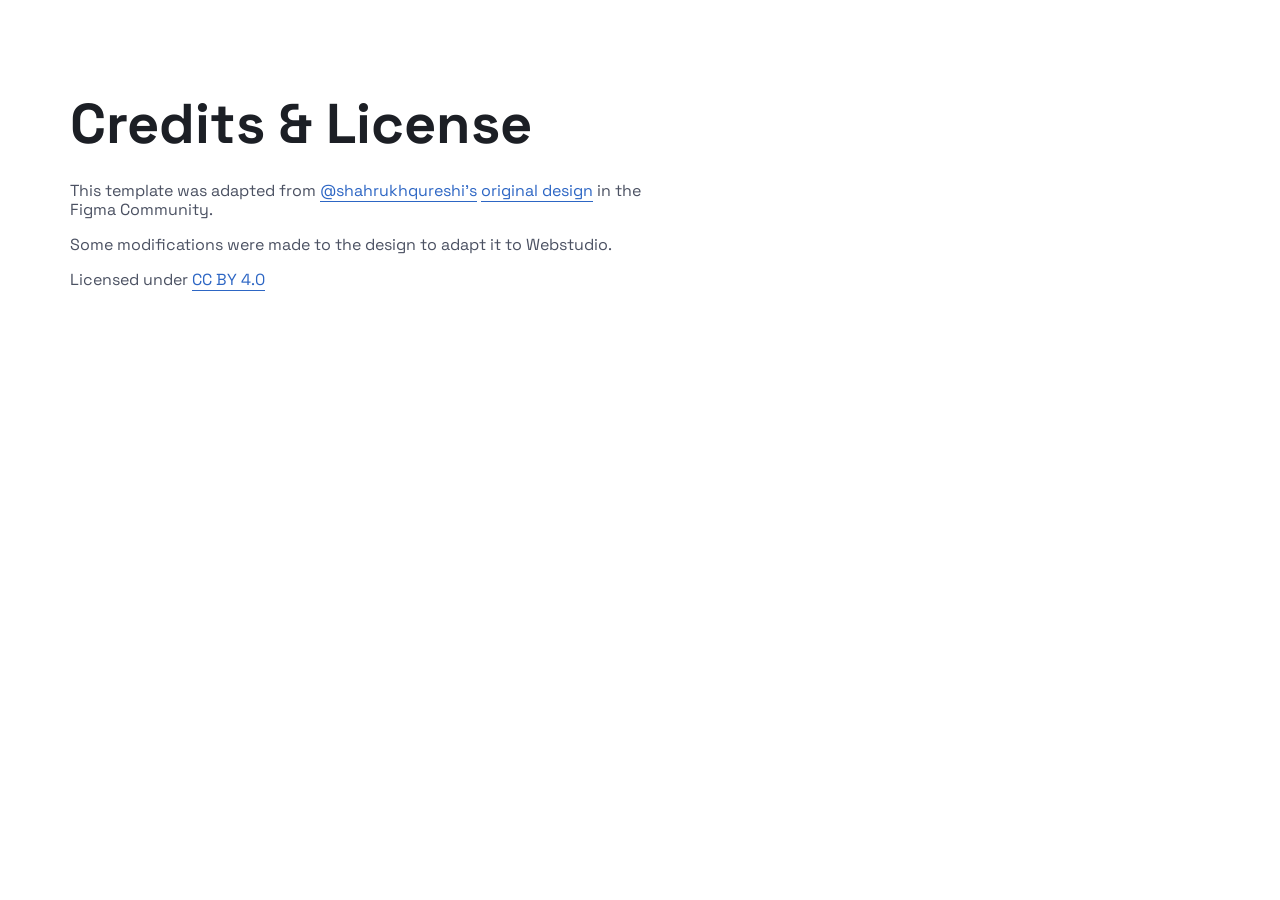
<file: credits/index.html>
<!doctype html>
<html
  lang="en"
  data-ws-project="1d086d7c-0c6e-4dec-8f69-092667832995"
  data-ws-last-published="2026-06-13T18:45:18.361Z"
>
  <head>
    <link
      rel="stylesheet"
      type="text/css"
      href="/assets/static/app_generated_index-6937cd5a.-C_SiwL_.css"
    />
    <meta charset="UTF-8" />
    <meta name="viewport" content="width=device-width,initial-scale=1" />
    <link rel="icon" href="/assets/file_YA1Bua40_GV65nW8EDdCU.svg" />
    <link
      rel="preload"
      href="/assets/SpaceGrotesk-VariableFont_wght_92Z2i9spNtfwrzeGeXHcE.ttf"
      as="font"
      crossorigin="anonymous"
    />
    <meta property="og:url" content="https://url/credits" />
    <meta property="og:title" content="Credits" />
    <meta property="og:type" content="website" />
    <meta property="og:site_name" content="Landmark" />
    <meta name="robots" content="noindex, nofollow" />
    <meta property="twitter:card" content="summary_large_image" />
    <title>Credits</title>
    <script type="application/ld+json">
      {
        "@context": "https://schema.org",
        "@type": "WebSite",
        "name": "Landmark"
      }
    </script>
  </head>
  <body class="w-body">
    <div class="w-box">
      <main class="w-box">
        <section
          class="w-box cpv6efc c15jorp4 cqdf4j1 ca0xin3 c15wov26 c9vbpot c6yjhq6 cmul90s c161i46q c1vjrk9g chopplv"
        >
          <div
            class="w-box c1y5gtuy ctwedid cfvgcej c259ibm ca0xin3 c1rlgl31 c15wov26 c9vbpot c1e4bhmr c59qywy c6yjhq6 cciowao"
          >
            <h1
              class="w-heading c19rr8t3 c1amecmh c1e9izlp cc1w4m0 c60fuhg c1fxshi"
            >
              Credits &amp; License
            </h1>
            <div class="w-box c106mtwp">
              <p class="w-paragraph">
                This template was adapted from
                <a
                  href="https://www.figma.com/@wblekhoa"
                  target="_blank"
                  class="w-rich-text-link c2qbx6y c145g7oo c1tdtvjs c1lwsw2w c1a8nmfc c1l9yz6r c7f16ef c1ixlfno c1ewgmvc cril9co c3w7r5r conzsho c1ql3se2 cud0e5k c1sqedn3 c1jyljze c1v82o3j cp8q3ji c1pnksm3 c1ld6zc0 c1d47ms1 c17ui0rs c1i9c5be cqcewuh cnf88g3 c3m48cn c1k38943"
                  >@shahrukhqureshi&#x27;s</a
                >
                <a
                  href="https://www.figma.com/community/file/1297441219263679519/saas-landing-page-neuros-lite-ai-powerd-product"
                  target="_blank"
                  class="w-rich-text-link c2qbx6y c145g7oo c1tdtvjs c1lwsw2w c1a8nmfc c1l9yz6r c7f16ef c1ixlfno c1ewgmvc cril9co c3w7r5r conzsho c1ql3se2 cud0e5k c1sqedn3 c1jyljze c1v82o3j cp8q3ji c1pnksm3 c1ld6zc0 c1d47ms1 c17ui0rs c1i9c5be cqcewuh cnf88g3 c3m48cn c1k38943"
                  >original design</a
                >
                in the Figma Community.
              </p>
              <p class="w-paragraph">
                Some modifications were made to the design to adapt it to
                Webstudio.
              </p>
              <p class="w-paragraph">
                Licensed under
                <a
                  href="https://creativecommons.org/licenses/by/4.0/"
                  target="_blank"
                  class="w-rich-text-link c2qbx6y c145g7oo c1tdtvjs c1lwsw2w c1a8nmfc c1l9yz6r c7f16ef c1ixlfno c1ewgmvc cril9co c3w7r5r conzsho c1ql3se2 cud0e5k c1sqedn3 c1jyljze c1v82o3j cp8q3ji c1pnksm3 c1ld6zc0 c1d47ms1 c17ui0rs c1i9c5be cqcewuh cnf88g3 c3m48cn c1k38943"
                  >CC BY 4.0</a
                >
              </p>
            </div>
          </div>
        </section>
      </main>
    </div>
    <script id="vike_pageContext" type="application/json">
      {
        "_urlRewrite": null,
        "pageId": "/pages/credits",
        "routeParams": {},
        "data": {
          "url": "https://url/credits",
          "system": {
            "params": {},
            "search": {},
            "origin": "https://url",
            "pathname": "/credits"
          },
          "resources": {},
          "pageMeta": {
            "title": "Credits",
            "description": "",
            "excludePageFromSearch": true,
            "language": "",
            "socialImageAssetName": "!undefined",
            "socialImageUrl": "",
            "status": 200,
            "redirect": "",
            "content": "!undefined",
            "custom": []
          }
        }
      }
    </script>
    <script id="vike_globalContext" type="application/json">
      {}
    </script>
    <script
      src="/assets/entries/entry-server-routing.CCoS1DOp.js"
      type="module"
      async
    ></script>
    <link
      rel="modulepreload"
      href="/assets/entries/pages_credits.CPhQit8b.js"
      as="script"
      type="text/javascript"
    /><link
      rel="modulepreload"
      href="/assets/chunks/chunk-Dj-X-3TC.js"
      as="script"
      type="text/javascript"
    /><link
      rel="modulepreload"
      href="/assets/chunks/chunk-GPPVIvuZ.js"
      as="script"
      type="text/javascript"
    /><link
      rel="modulepreload"
      href="/assets/chunks/chunk-DYp-nN6H.js"
      as="script"
      type="text/javascript"
    />
  </body>
</html>
</file>
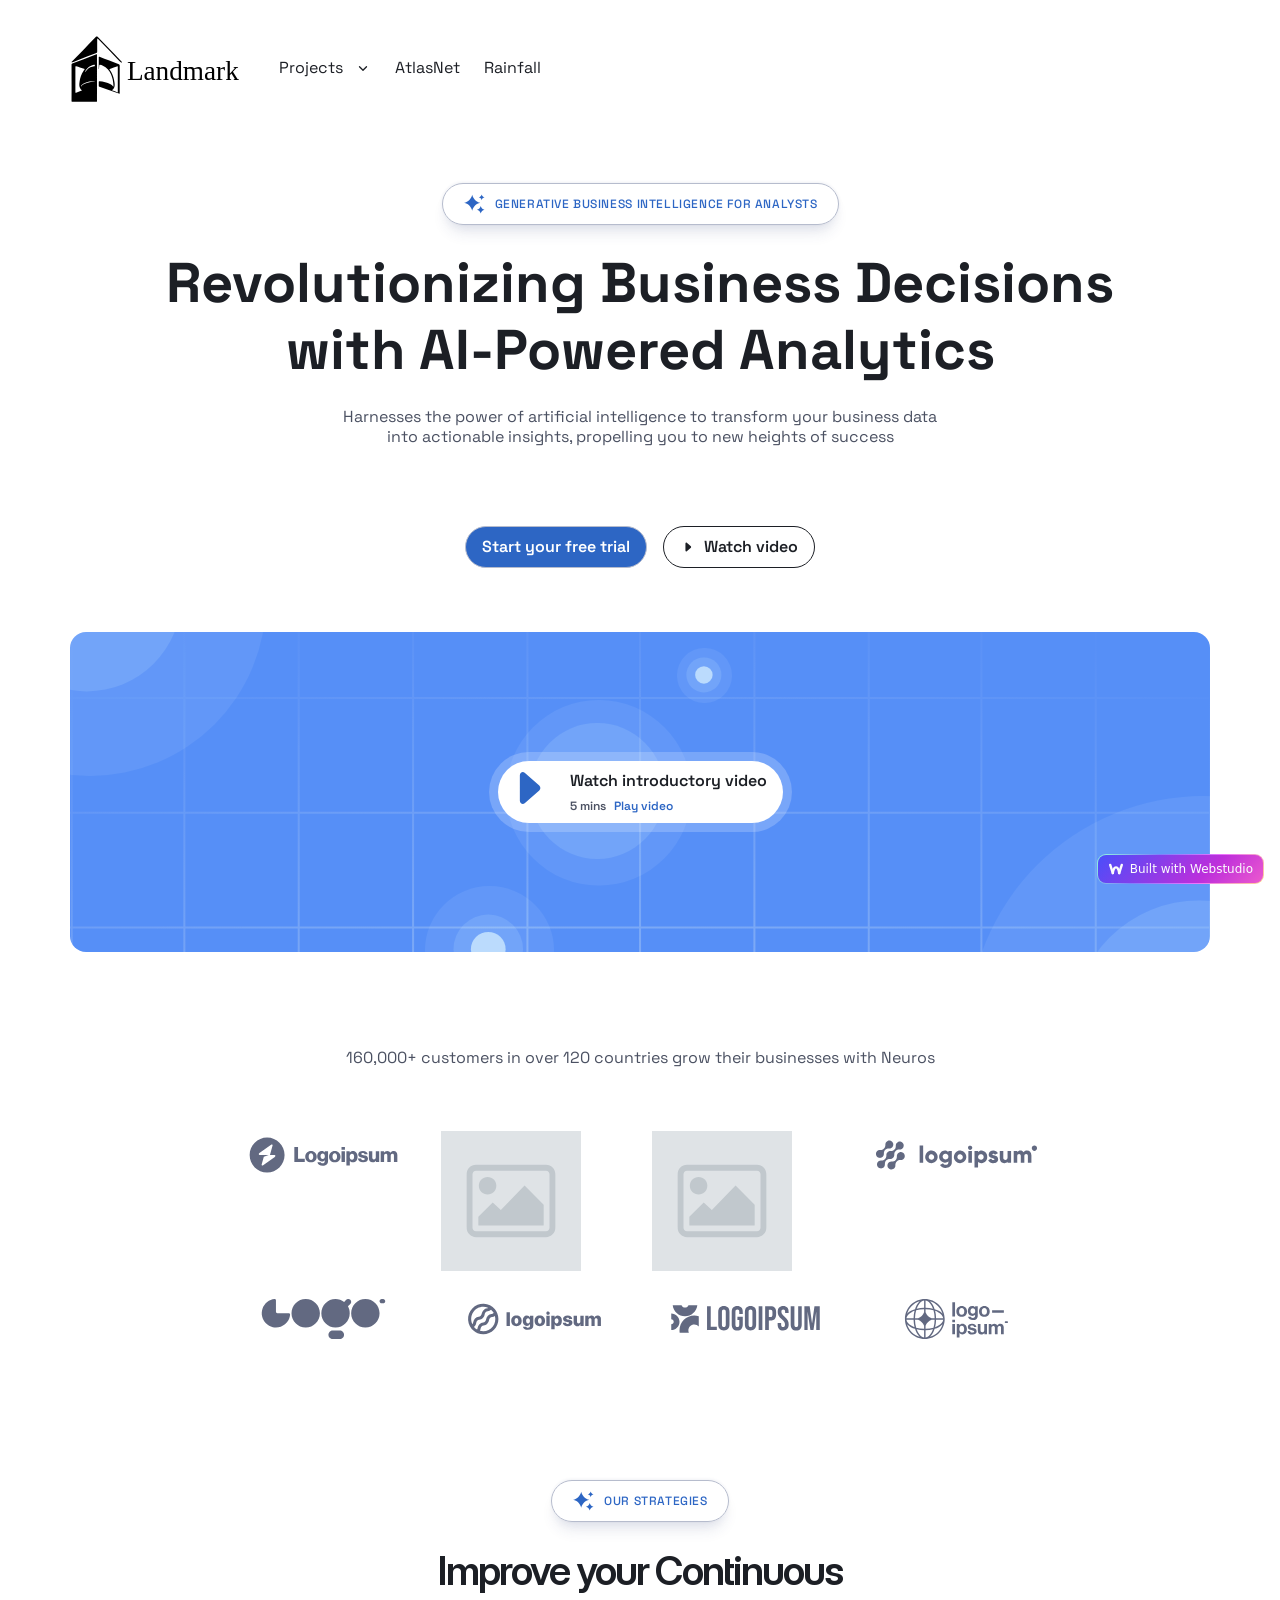
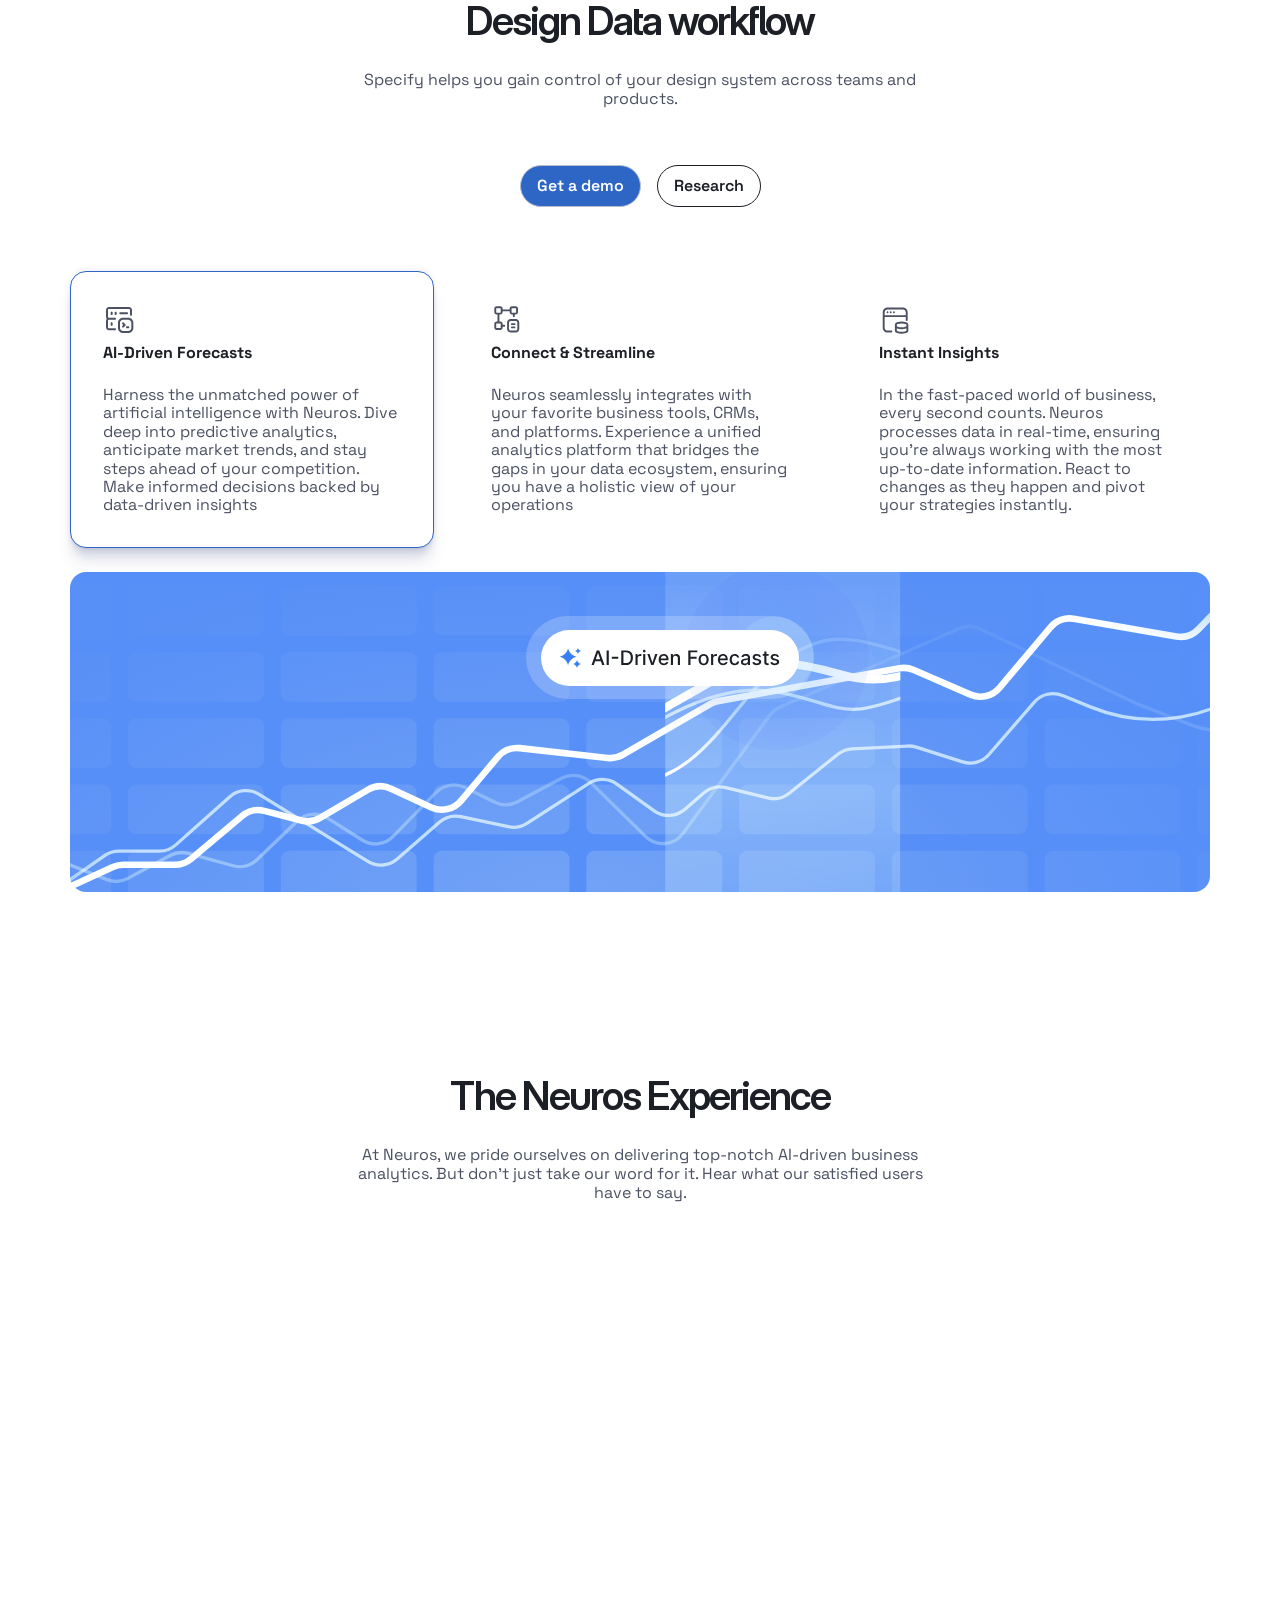
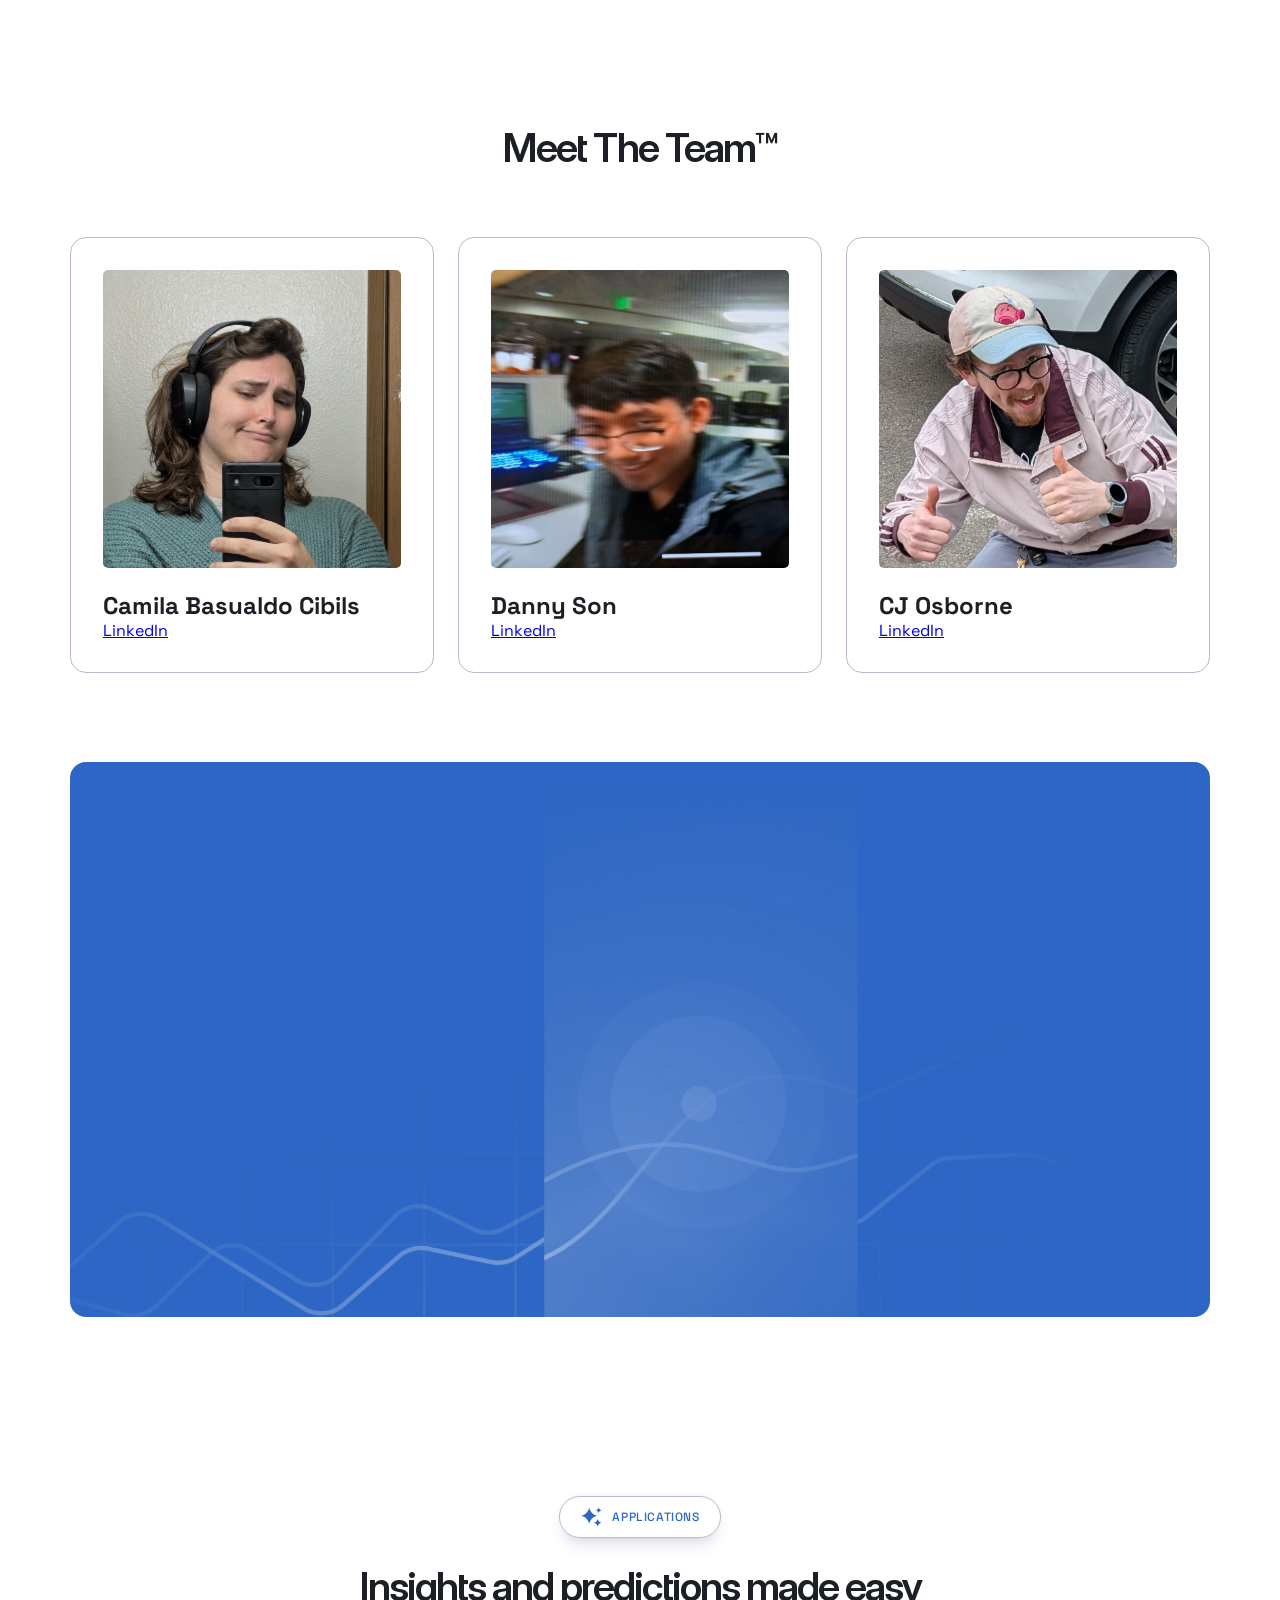
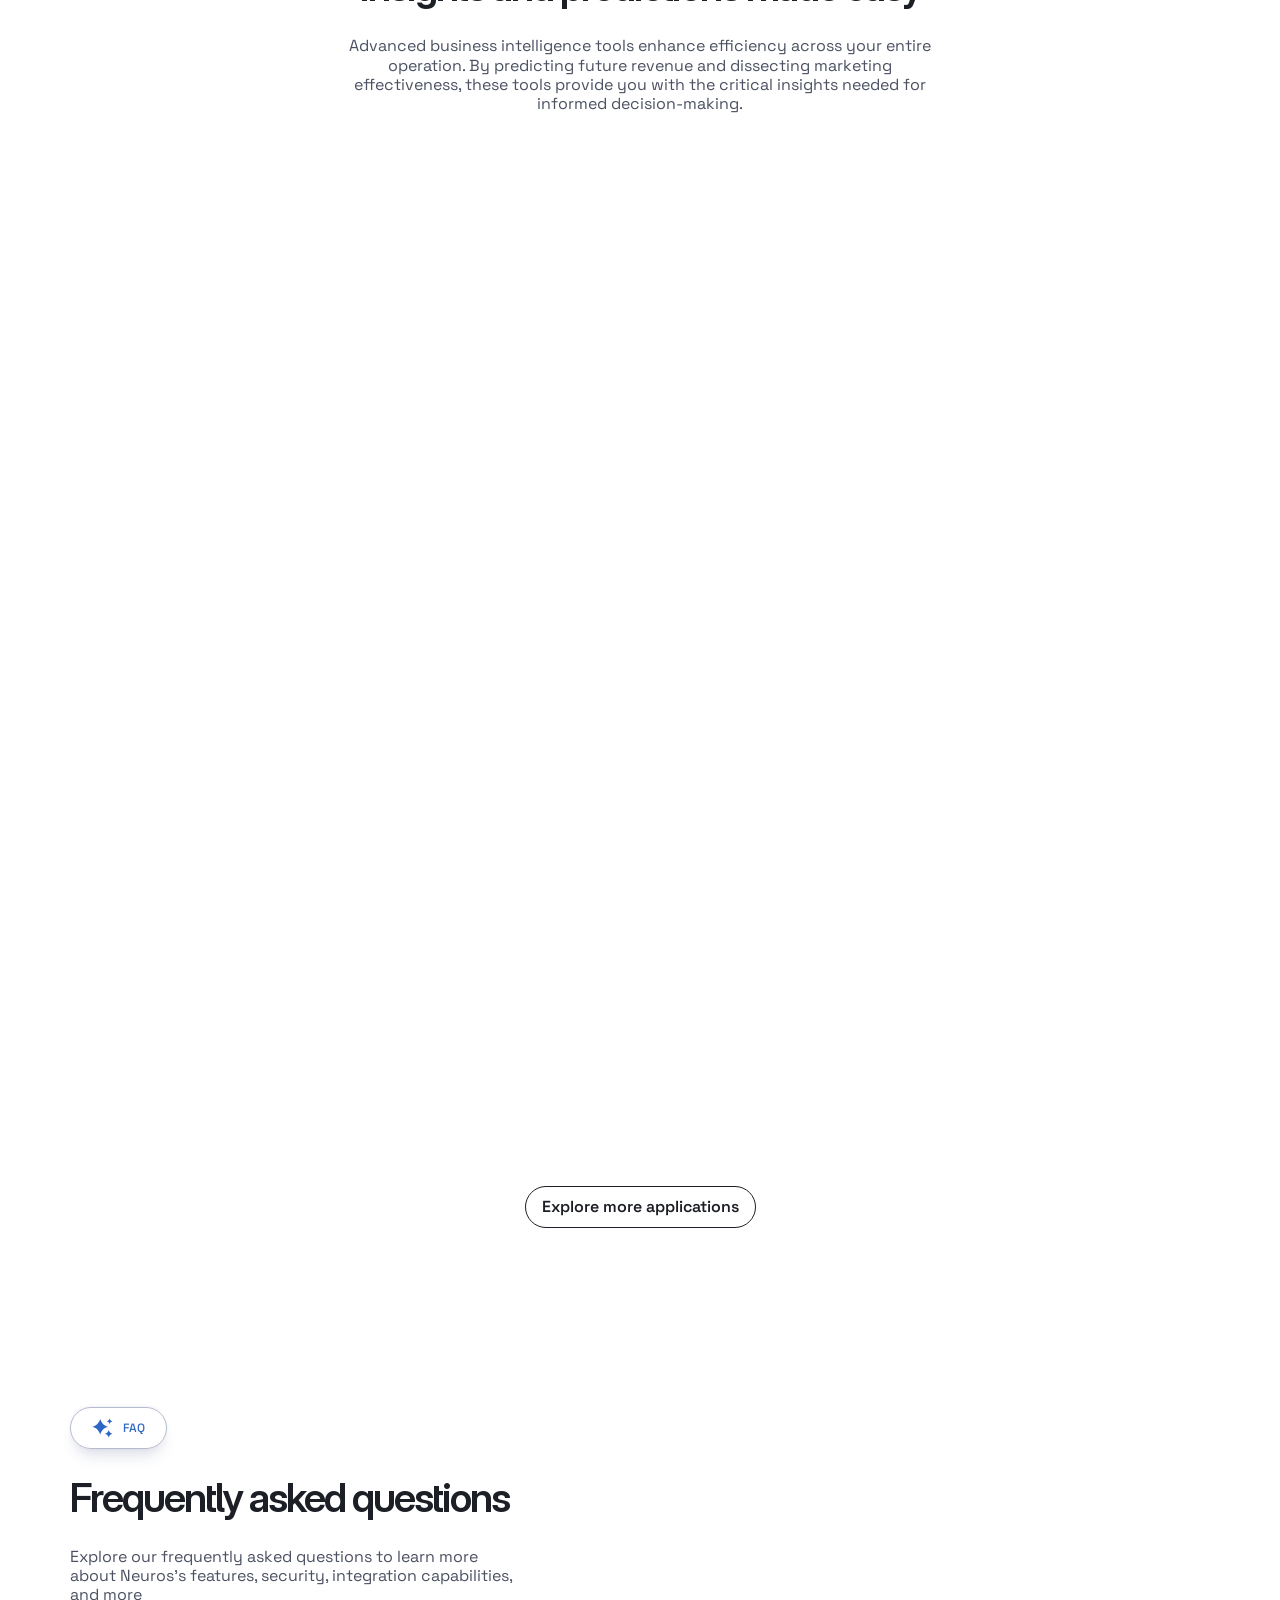
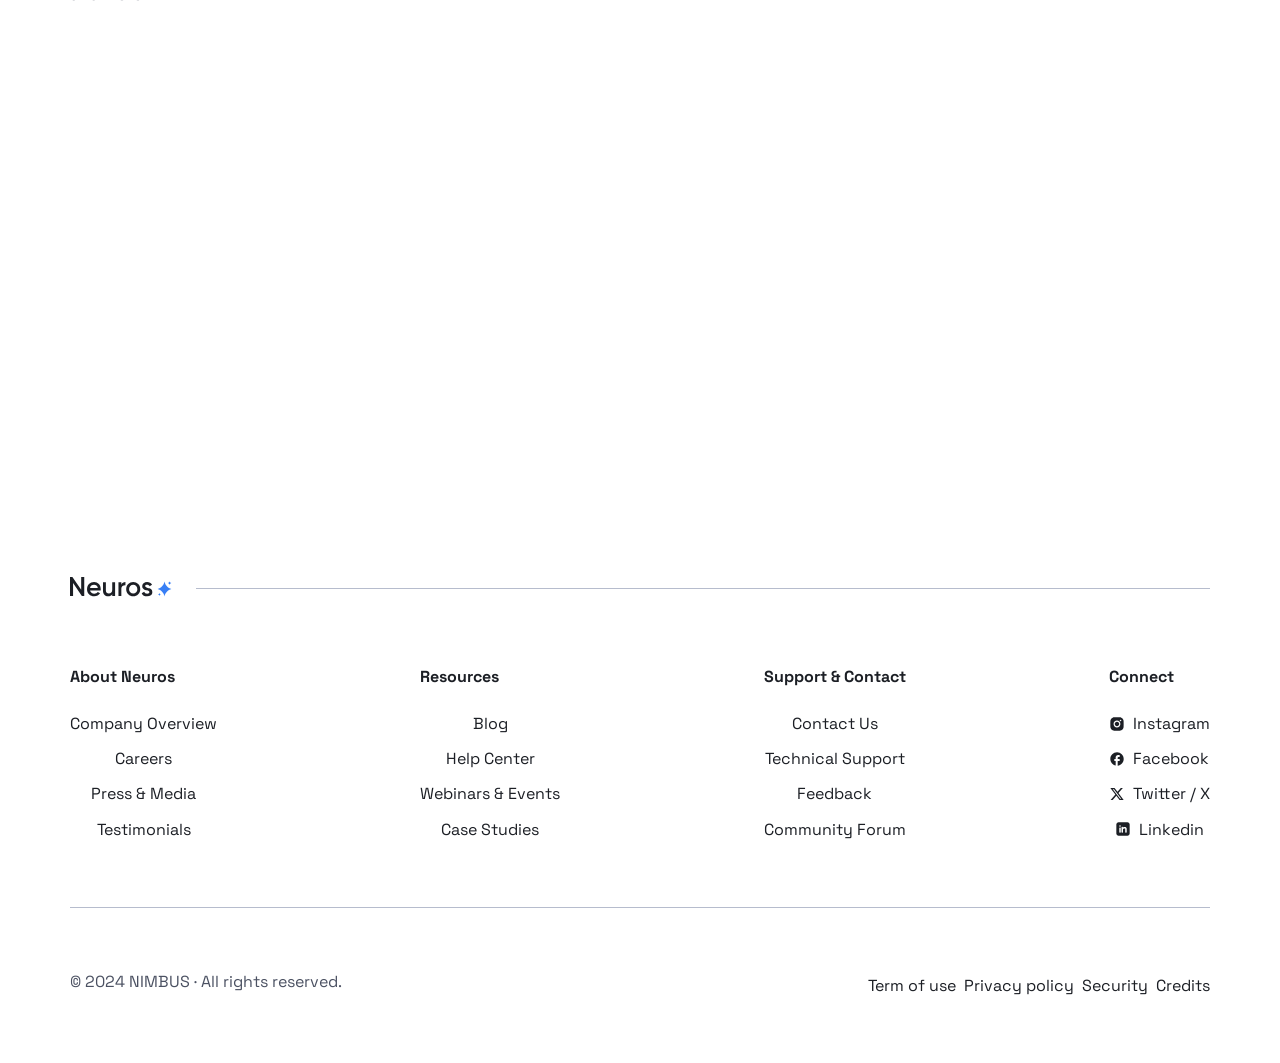
<file: old-home/index.html>
<!doctype html>
<html
  lang="en"
  data-ws-project="1d086d7c-0c6e-4dec-8f69-092667832995"
  data-ws-last-published="2026-06-13T18:45:18.361Z"
>
  <head>
    <link
      rel="stylesheet"
      type="text/css"
      href="/assets/static/app_generated_index-6937cd5a.-C_SiwL_.css"
    />
    <meta charset="UTF-8" />
    <meta name="viewport" content="width=device-width,initial-scale=1" />
    <link
      rel="preload"
      as="image"
      imagesrcset="/assets/landmark_SOJX5F3D2n06ujoDJ1GCY.svg 16w, /assets/landmark_SOJX5F3D2n06ujoDJ1GCY.svg 32w, /assets/landmark_SOJX5F3D2n06ujoDJ1GCY.svg 48w, /assets/landmark_SOJX5F3D2n06ujoDJ1GCY.svg 64w, /assets/landmark_SOJX5F3D2n06ujoDJ1GCY.svg 96w, /assets/landmark_SOJX5F3D2n06ujoDJ1GCY.svg 128w, /assets/landmark_SOJX5F3D2n06ujoDJ1GCY.svg 256w, /assets/landmark_SOJX5F3D2n06ujoDJ1GCY.svg 384w, /assets/landmark_SOJX5F3D2n06ujoDJ1GCY.svg 640w, /assets/landmark_SOJX5F3D2n06ujoDJ1GCY.svg 750w, /assets/landmark_SOJX5F3D2n06ujoDJ1GCY.svg 828w, /assets/landmark_SOJX5F3D2n06ujoDJ1GCY.svg 1080w, /assets/landmark_SOJX5F3D2n06ujoDJ1GCY.svg 1200w, /assets/landmark_SOJX5F3D2n06ujoDJ1GCY.svg 1920w, /assets/landmark_SOJX5F3D2n06ujoDJ1GCY.svg 2048w, /assets/landmark_SOJX5F3D2n06ujoDJ1GCY.svg 3840w"
      imagesizes="100vw"
    />
    <link rel="icon" href="/assets/file_YA1Bua40_GV65nW8EDdCU.svg" />
    <link
      rel="preload"
      href="/assets/SpaceGrotesk-VariableFont_wght_92Z2i9spNtfwrzeGeXHcE.ttf"
      as="font"
      crossorigin="anonymous"
    />
    <link
      rel="preload"
      href="/assets/InterDisplay-SemiBold_EZjylir0CF0aFqquaJVBA.woff2"
      as="font"
      crossorigin="anonymous"
    />
    <link
      rel="preload"
      href="/assets/Mask_group_1UBt2y9r_TkNqnOwmi_T9.webp"
      as="image"
    />
    <link
      rel="preload"
      href="/assets/Ilustration_graph_icon_j3iCvUBQF2OO0fP65X_yf.svg"
      as="image"
    />
    <link
      rel="preload"
      href="/assets/Ilustration_graph_icon__CuOw6DilMVpVTCuhF5Jb.svg"
      as="image"
    />
    <meta property="og:url" content="https://url/old-home" />
    <meta property="og:title" content="Home" />
    <meta property="og:type" content="website" />
    <meta property="og:site_name" content="Landmark" />
    <meta
      name="description"
      content="Harnesses the power of artificial intelligence to transform your business data into actionable insights, propelling you to new heights of success"
    />
    <meta
      property="og:description"
      content="Harnesses the power of artificial intelligence to transform your business data into actionable insights, propelling you to new heights of success"
    />
    <meta
      property="og:image"
      content="/assets/saas-landing-page_qSL1xxaNFFzZbJtlSTtcP.png"
    />
    <meta property="twitter:card" content="summary_large_image" />
    <title>Home</title>
    <script type="application/ld+json">
      {
        "@context": "https://schema.org",
        "@type": "WebSite",
        "name": "Landmark"
      }
    </script>
  </head>
  <body class="w-body">
    <div class="w-box">
      <div style="display: contents">
        <div style="display: contents">
          <div class="w-html-embed">
            <style>
              /* Remove margin from all paragraphs so we don't need to use a Token on every one. */
              p {
                margin: 0;
              }

              /* Make links scroll to their sections smoothly. */
              * {
                scroll-behavior: smooth;
              }

              /* Show parent dropdown link hover styles when dropdown is active. */
              button[data-state="open"].nav-dropdown-parent {
                --navigation-menu-trigger-icon-transform: 180deg;
                color: var(--foreground-accent);
              }
            </style>
          </div>
          <nav
            class="w-box c1y5gtuy ctwedid cfvgcej c259ibm c1duzesn c1rlgl31 c15wov26 c45gf4w c1kzu74o c1wewjcp ccanaxu chwz02u czm2iir c6nq5we"
          >
            <div
              class="w-box c15wov26 ccanaxu cciowao c45gf4w c1n863ed c8yq6mq"
            >
              <div style="display: contents">
                <div style="display: contents">
                  <a
                    class="w-link c15wov26 cungu31 c1s6ryp0 c1rg2i0v cz89oe1 c17bd9r7"
                    href="#"
                    ><img
                      alt=""
                      width="1305"
                      height="500"
                      src="/assets/landmark_SOJX5F3D2n06ujoDJ1GCY.svg"
                      class="w-image c1duzesn cvwy6r4"
                      sizes="100vw"
                      srcset="
                        /assets/landmark_SOJX5F3D2n06ujoDJ1GCY.svg   16w,
                        /assets/landmark_SOJX5F3D2n06ujoDJ1GCY.svg   32w,
                        /assets/landmark_SOJX5F3D2n06ujoDJ1GCY.svg   48w,
                        /assets/landmark_SOJX5F3D2n06ujoDJ1GCY.svg   64w,
                        /assets/landmark_SOJX5F3D2n06ujoDJ1GCY.svg   96w,
                        /assets/landmark_SOJX5F3D2n06ujoDJ1GCY.svg  128w,
                        /assets/landmark_SOJX5F3D2n06ujoDJ1GCY.svg  256w,
                        /assets/landmark_SOJX5F3D2n06ujoDJ1GCY.svg  384w,
                        /assets/landmark_SOJX5F3D2n06ujoDJ1GCY.svg  640w,
                        /assets/landmark_SOJX5F3D2n06ujoDJ1GCY.svg  750w,
                        /assets/landmark_SOJX5F3D2n06ujoDJ1GCY.svg  828w,
                        /assets/landmark_SOJX5F3D2n06ujoDJ1GCY.svg 1080w,
                        /assets/landmark_SOJX5F3D2n06ujoDJ1GCY.svg 1200w,
                        /assets/landmark_SOJX5F3D2n06ujoDJ1GCY.svg 1920w,
                        /assets/landmark_SOJX5F3D2n06ujoDJ1GCY.svg 2048w,
                        /assets/landmark_SOJX5F3D2n06ujoDJ1GCY.svg 3840w
                      "
                      decoding="async"
                      loading="eager"
                  /></a>
                </div>
              </div>
              <nav
                aria-label="Main"
                data-orientation="horizontal"
                dir="ltr"
                class="w-navigation-menu cqdf4j1 c10bkc71 cwp4k54 czmc1ut c1wisznn"
              >
                <div style="position: relative">
                  <ul
                    data-orientation="horizontal"
                    class="w-menu-list c15wov26 ccanaxu cciowao ctz832q c7oeyb0 c10wrutz c1n7kpmv"
                    dir="ltr"
                  >
                    <li data-ws-index="0" class="w-menu-item">
                      <button
                        type="button"
                        class="w-button c1lnn66g c1i6u13o c1tdtvjs c1lwsw2w c1a8nmfc c1l9yz6r c7f16ef c1ixlfno c1ewgmvc c1f1r4bb cyp6dig c1ei055y cg9t561 cud0e5k c1sqedn3 c1jyljze c1v82o3j ccanaxu cuwsqp1 c1b8w41a co0w7fv cs9dmk2 c1dq3r5 cq1libe c1ahkfac c1rnx8oy c1tv1qvx c7oeyb0 c1uxm0fa cp8q3ji c1pnksm3 c1ld6zc0 cezf5ri c17ui0rs c1i9c5be cqcewuh cnf88g3 c189r9yc c3m48cn c1k38943 c1x04dmp nav-dropdown-parent"
                        id="radix-:R9im:-trigger-0"
                        data-state="closed"
                        aria-expanded="false"
                        aria-controls="radix-:R9im:-content-0"
                        data-radix-collection-item=""
                      >
                        <div class="w-text">Projects</div>
                        <div
                          class="w-box c1c11mcl c1x97rav c144nn5k c1f8sfj6 c145jxex ch1rhei cvnmwc8 c1vu6ddj"
                        >
                          <div class="w-html-embed">
                            <svg
                              xmlns="http://www.w3.org/2000/svg"
                              viewBox="0 0 16 16"
                              fill="currentColor"
                              width="100%"
                              height="100%"
                              style="display: block"
                            >
                              <path
                                d="M4.04 6.284a.65.65 0 0 1 .92.001L8 9.335l3.04-3.05a.65.65 0 1 1 .921.918l-3.5 3.512a.65.65 0 0 1-.921 0L4.039 7.203a.65.65 0 0 1 .001-.92Z"
                              />
                            </svg>
                          </div>
                        </div>
                      </button>
                    </li>
                    <li data-ws-index="1" class="w-menu-item">
                      <a
                        class="w-link c1lnn66g c1i6u13o c1tdtvjs c1lwsw2w c1a8nmfc c1l9yz6r c7f16ef c1ixlfno c1ewgmvc c1f1r4bb cyp6dig c1ei055y cg9t561 cud0e5k c1sqedn3 c1jyljze c1v82o3j ccanaxu cuwsqp1 c1b8w41a co0w7fv cs9dmk2 c1dq3r5 cq1libe c1ahkfac c1rnx8oy c1tv1qvx c7oeyb0 c1uxm0fa cp8q3ji c1pnksm3 c1ld6zc0 cezf5ri c17ui0rs c1i9c5be cqcewuh cnf88g3 c189r9yc c3m48cn c1k38943 c1x04dmp"
                        href="/"
                        >AtlasNet</a
                      >
                    </li>
                    <li data-ws-index="2" class="w-menu-item">
                      <a
                        class="w-link c1lnn66g c1i6u13o c1tdtvjs c1lwsw2w c1a8nmfc c1l9yz6r c7f16ef c1ixlfno c1ewgmvc c1f1r4bb cyp6dig c1ei055y cg9t561 cud0e5k c1sqedn3 c1jyljze c1v82o3j ccanaxu cuwsqp1 c1b8w41a co0w7fv cs9dmk2 c1dq3r5 cq1libe c1ahkfac c1rnx8oy c1tv1qvx c7oeyb0 c1uxm0fa cp8q3ji c1pnksm3 c1ld6zc0 cezf5ri c17ui0rs c1i9c5be cqcewuh cnf88g3 c189r9yc c3m48cn c1k38943 c1x04dmp"
                        href="/"
                        >Rainfall</a
                      >
                    </li>
                  </ul>
                </div>
                <div
                  class="w-box ccr8k56 c1emrgym cqkinh7 c15wov26 cuwsqp1 c1i23qyj ca5cex8"
                ></div>
              </nav>
            </div>
            <button
              type="button"
              aria-label="Open mobile menu"
              class="w-button c2fd0lt cg91gp7 c1fpz5b3 c15mi0k5 c1oaqx cwibe83 c1ca92e1 c1tyaka9 cj7gr7e ck035eq c1tdtvjs civrtzc c5d73v1 ccanaxu cuwsqp1 c1b8w41a co0w7fv cenyxpi cr2scuh c1xkwx08 c1oq165c c109utof c18lgl46 c1avlqgn c1w6of0i c45gf4w cu196q0 c74b11g cp8q3ji c1pnksm3 c14kc0uq c1vgen9b c13gmar c3m48cn c1k38943 c1soyupv c17v8mua c1dbelh c6uto6a"
              aria-haspopup="dialog"
              aria-expanded="false"
              aria-controls="radix-:R2im:"
              data-state="closed"
            >
              <div class="w-html-embed">
                <svg
                  xmlns="http://www.w3.org/2000/svg"
                  viewBox="0 0 22 22"
                  fill="currentColor"
                  width="100%"
                  height="100%"
                  style="display: block"
                >
                  <path
                    fill-rule="evenodd"
                    d="M2 5.998a.75.75 0 0 1 .75-.75h16.5a.75.75 0 0 1 0 1.5H2.75a.75.75 0 0 1-.75-.75Zm0 5.5a.75.75 0 0 1 .75-.75h16.5a.75.75 0 0 1 0 1.5H2.75a.75.75 0 0 1-.75-.75Zm0 5.5a.75.75 0 0 1 .75-.75h16.5a.75.75 0 0 1 0 1.5H2.75a.75.75 0 0 1-.75-.75Z"
                    clip-rule="evenodd"
                  />
                </svg>
              </div>
            </button>
          </nav>
        </div>
      </div>
      <main class="w-box">
        <section
          class="w-box ckv9hzh c13a8eri cqdf4j1 ca0xin3 c15wov26 c9vbpot c6yjhq6 cmul90s c161i46q c1vjrk9g chopplv"
        >
          <div
            class="w-box c1y5gtuy ctwedid cfvgcej c259ibm ca0xin3 c1rlgl31 c15wov26 c9vbpot c1kzu74o c1wewjcp c6yjhq6 cciowao"
          >
            <div
              class="w-box c15wov26 c9vbpot c25muhi c1o83613 ccanaxu cciowao"
            >
              <div
                class="w-box c15wov26 c9vbpot cj6cf3e c10c0lh2 ccanaxu cciowao cu196q0"
              >
                <div
                  class="w-box c15wov26 ccanaxu cuwsqp1 c1b8w41a co0w7fv c1pf08nf c1qen1nw c1iqe7m9 cvalzk8 c1jgectr c10ejo0o cllhkk0 c5r72b5 chls64z c1g1irk1 c174ydng c1yohxd8 cd9z3a9 ctoucso c10wrutz c1n7kpmv cuivlhx c16sav94"
                >
                  <div class="w-html-embed c1i6u13o c28ohbo ctx7673 c119m53o">
                    <svg
                      width="100%"
                      height="100%"
                      viewBox="0 0 21 20"
                      fill="none"
                      xmlns="http://www.w3.org/2000/svg"
                    >
                      <path
                        fill-rule="evenodd"
                        clip-rule="evenodd"
                        d="M16.3333 1.66667C16.6023 2.91924 17.5807 3.89769 18.8333 4.16667C17.5807 4.43564 16.6023 5.4141 16.3333 6.66667C16.0643 5.4141 15.0859 4.43564 13.8333 4.16667C15.0859 3.89769 16.0643 2.91924 16.3333 1.66667ZM8.06 1.83334C8.81958 5.3706 11.5827 8.13375 15.12 8.89334C11.5827 9.65292 8.81958 12.4161 8.06 15.9533C7.30042 12.4161 4.53726 9.65292 1 8.89334C4.53726 8.13375 7.30042 5.3706 8.06 1.83334ZM18.8333 15C17.1632 14.6414 15.8586 13.3368 15.5 11.6667C15.1413 13.3368 13.8367 14.6414 12.1666 15C13.8367 15.3586 15.1413 16.6632 15.5 18.3333C15.8586 16.6632 17.1632 15.3586 18.8333 15Z"
                        fill="currentColor"
                      ></path>
                    </svg>
                  </div>
                  <div class="w-text">
                    Generative Business Intelligence for Analysts
                  </div>
                </div>
                <h1
                  class="w-heading c19rr8t3 c1amecmh c1e9izlp cc1w4m0 c60fuhg c1fxshi"
                >
                  Revolutionizing Business Decisions with AI-Powered Analytics
                </h1>
                <p class="w-paragraph c106mtwp">
                  Harnesses the power of artificial intelligence to transform
                  your business data into actionable insights, propelling you to
                  new heights of success
                </p>
              </div>
              <div
                class="w-box c15wov26 ccanaxu cciowao c1xx3z4d c1if2mbw c1mes1tv c1slub3s"
              >
                <a
                  class="w-link c2fd0lt cg91gp7 c1fpz5b3 c15mi0k5 c1oaqx cwibe83 c1ca92e1 c1tyaka9 cj7gr7e ck035eq c1tdtvjs civrtzc c1i6u13o ccanaxu cuwsqp1 c1b8w41a co0w7fv cenyxpi cr2scuh c1xkwx08 c1oq165c c109utof c18lgl46 c1avlqgn c1w6of0i c45gf4w cu196q0 c74b11g cp8q3ji c1pnksm3 c14kc0uq c1vgen9b c1w68d12 c3m48cn c1k38943"
                  href="#"
                  ><span class="w-text">Start your free trial</span></a
                ><a
                  class="w-link c1skvvzi cs9dmk2 c1fpz5b3 c15mi0k5 c1oaqx cwibe83 c1ca92e1 c1tyaka9 cj7gr7e ck035eq c1tdtvjs civrtzc c1i6u13o ccanaxu cuwsqp1 c1b8w41a co0w7fv cenyxpi cr2scuh c1xkwx08 c1oq165c c109utof c18lgl46 c1avlqgn c1w6of0i c45gf4w cu196q0 cq6rseo cp8q3ji c1pnksm3 c14kc0uq c1vgen9b c1w68d12 c3m48cn c1k38943"
                  href="#"
                  ><div class="w-html-embed c1i6u13o ct6xi25 c1v15jmv">
                    <svg
                      width="100%"
                      height="100%"
                      viewBox="0 0 25 24"
                      fill="none"
                      xmlns="http://www.w3.org/2000/svg"
                    >
                      <path
                        d="M17.0162 10.9046C17.6613 11.4683 17.6613 12.5317 17.0162 13.0954L10.6215 18.6843C9.76962 19.4287 8.5 18.7732 8.5 17.5889L8.5 6.41112C8.5 5.22681 9.76962 4.57126 10.6215 5.31574L17.0162 10.9046Z"
                        fill="currentColor"
                      ></path>
                    </svg>
                  </div>
                  <span class="w-text">Watch video</span></a
                >
              </div>
            </div>
            <div
              class="w-box c1uaty07 c1tnm35q cfbeh5 c1d8oa30 cewqnvw c137geqd c1mmapnj c19h3frt c1o9lghm cjzsysl c15wov26 ccanaxu cuwsqp1 c1kle2es c1vextqp c1m83a94 czmc1ut"
            >
              <button
                type="button"
                data-ani-progress="zoom"
                class="w-button c15zku9k cu5flu3 c1fpz5b3 c15mi0k5 c1oaqx cwibe83 c1jgectr c10ejo0o cllhkk0 c5r72b5 c1tdtvjs civrtzc c1i6u13o ccanaxu cuwsqp1 c1n863ed c8yq6mq cenyxpi cr2scuh c1xkwx08 c1oq165c c109utof c18lgl46 c1avlqgn c1w6of0i c45gf4w cu196q0 c4owq5d cy2cfu8 cp8q3ji c1pnksm3 c14kc0uq c1vgen9b c1w68d12 c3m48cn c1k38943"
                aria-haspopup="dialog"
                aria-expanded="false"
                aria-controls="radix-:R8cm:"
                data-state="closed"
              >
                <div class="w-box">
                  <div class="w-html-embed c1i6u13o cxcwti0 cioh6hc c1ik0wu5">
                    <svg
                      width="100%"
                      height="100%"
                      viewBox="0 0 21 31"
                      fill="currentColor"
                      xmlns="http://www.w3.org/2000/svg"
                    >
                      <path
                        d="M19.4733 13.0811C20.8977 14.326 20.8977 16.6741 19.4733 17.919L5.3515 30.2611C3.47038 31.9052 0.666627 30.4575 0.666627 27.8421L0.666628 3.15791C0.666628 0.542567 3.47038 -0.905111 5.3515 0.738943L19.4733 13.0811Z"
                        fill="currentColor"
                      ></path>
                    </svg>
                  </div>
                </div>
                <div class="w-box c15wov26 c9vbpot cvcqznh ccg5bo0">
                  <div class="w-text">Watch introductory video</div>
                  <div
                    class="w-box c15wov26 c45gf4w ccanaxu cciowao c1b8w41a co0w7fv c1c0bw1e"
                  >
                    <span class="w-text ccbw1jm">5 mins</span
                    ><span class="w-text c1ik0wu5">Play video</span>
                  </div>
                </div>
              </button>
            </div>
          </div>
        </section>
        <section class="w-box ckv9hzh c13a8eri">
          <div
            class="w-box c1y5gtuy ctwedid cfvgcej c259ibm ca0xin3 c1rlgl31 c15wov26 c9vbpot c1kzu74o c1wewjcp ccanaxu cciowao cu196q0"
          >
            <p class="w-paragraph">
              160,000+ customers in over 120 countries grow their businesses
              with Neuros
            </p>
            <div
              data-ani-children="true"
              data-ani="flip-y"
              class="w-box cpvydg0 cj6cf3e c10c0lh2 c189wrj9 cqdf4j1 c10quqt4 c1xal38c ch9s07v c1on2c5w ct5mdaf cktslgo cg5ox6b c1laqdti"
            >
              <img
                alt="Logoipsum Logo"
                width="188"
                height="48"
                src="/assets/Logo_7qKeSrbDRrkY3hy0tswQY.svg"
                class="w-image c13gdxvh"
                sizes="100vw"
                srcset="
                  /assets/Logo_7qKeSrbDRrkY3hy0tswQY.svg  16w,
                  /assets/Logo_7qKeSrbDRrkY3hy0tswQY.svg  32w,
                  /assets/Logo_7qKeSrbDRrkY3hy0tswQY.svg  48w,
                  /assets/Logo_7qKeSrbDRrkY3hy0tswQY.svg  64w,
                  /assets/Logo_7qKeSrbDRrkY3hy0tswQY.svg  96w,
                  /assets/Logo_7qKeSrbDRrkY3hy0tswQY.svg 128w,
                  /assets/Logo_7qKeSrbDRrkY3hy0tswQY.svg 256w,
                  /assets/Logo_7qKeSrbDRrkY3hy0tswQY.svg 384w
                "
                decoding="async"
                loading="lazy"
              /><img
                alt="Logoipsum Logo"
                class="w-image c13gdxvh"
                src="[data-uri]"
                decoding="async"
                loading="lazy"
              /><img
                alt="Logoipsum Logo"
                class="w-image c13gdxvh"
                src="[data-uri]"
                decoding="async"
                loading="lazy"
              /><img
                alt="Logoipsum Logo"
                width="188"
                height="48"
                src="/assets/Logo-7_TPIhmR8XLiru_Tet94fM7.svg"
                class="w-image c13gdxvh"
                sizes="100vw"
                srcset="
                  /assets/Logo-7_TPIhmR8XLiru_Tet94fM7.svg  16w,
                  /assets/Logo-7_TPIhmR8XLiru_Tet94fM7.svg  32w,
                  /assets/Logo-7_TPIhmR8XLiru_Tet94fM7.svg  48w,
                  /assets/Logo-7_TPIhmR8XLiru_Tet94fM7.svg  64w,
                  /assets/Logo-7_TPIhmR8XLiru_Tet94fM7.svg  96w,
                  /assets/Logo-7_TPIhmR8XLiru_Tet94fM7.svg 128w,
                  /assets/Logo-7_TPIhmR8XLiru_Tet94fM7.svg 256w,
                  /assets/Logo-7_TPIhmR8XLiru_Tet94fM7.svg 384w
                "
                decoding="async"
                loading="lazy"
              /><img
                alt="Logoipsum Logo"
                width="188"
                height="48"
                src="/assets/Logo-6_QGXO933Dcwwbyq5qkS91H.svg"
                class="w-image c13gdxvh czmc1ut"
                sizes="100vw"
                srcset="
                  /assets/Logo-6_QGXO933Dcwwbyq5qkS91H.svg  16w,
                  /assets/Logo-6_QGXO933Dcwwbyq5qkS91H.svg  32w,
                  /assets/Logo-6_QGXO933Dcwwbyq5qkS91H.svg  48w,
                  /assets/Logo-6_QGXO933Dcwwbyq5qkS91H.svg  64w,
                  /assets/Logo-6_QGXO933Dcwwbyq5qkS91H.svg  96w,
                  /assets/Logo-6_QGXO933Dcwwbyq5qkS91H.svg 128w,
                  /assets/Logo-6_QGXO933Dcwwbyq5qkS91H.svg 256w,
                  /assets/Logo-6_QGXO933Dcwwbyq5qkS91H.svg 384w
                "
                decoding="async"
                loading="lazy"
              /><img
                alt="Logoipsum Logo"
                width="188"
                height="48"
                src="/assets/Logo-5_4VUNWxiN2F3ZqfCf8rIAd.svg"
                class="w-image c13gdxvh czmc1ut"
                sizes="100vw"
                srcset="
                  /assets/Logo-5_4VUNWxiN2F3ZqfCf8rIAd.svg  16w,
                  /assets/Logo-5_4VUNWxiN2F3ZqfCf8rIAd.svg  32w,
                  /assets/Logo-5_4VUNWxiN2F3ZqfCf8rIAd.svg  48w,
                  /assets/Logo-5_4VUNWxiN2F3ZqfCf8rIAd.svg  64w,
                  /assets/Logo-5_4VUNWxiN2F3ZqfCf8rIAd.svg  96w,
                  /assets/Logo-5_4VUNWxiN2F3ZqfCf8rIAd.svg 128w,
                  /assets/Logo-5_4VUNWxiN2F3ZqfCf8rIAd.svg 256w,
                  /assets/Logo-5_4VUNWxiN2F3ZqfCf8rIAd.svg 384w
                "
                decoding="async"
                loading="lazy"
              /><img
                alt="Logoipsum Logo"
                width="188"
                height="48"
                src="/assets/Logo-4_CI5wZ9FTHzoti-QzQZsfc.svg"
                class="w-image c13gdxvh czmc1ut"
                sizes="100vw"
                srcset="
                  /assets/Logo-4_CI5wZ9FTHzoti-QzQZsfc.svg  16w,
                  /assets/Logo-4_CI5wZ9FTHzoti-QzQZsfc.svg  32w,
                  /assets/Logo-4_CI5wZ9FTHzoti-QzQZsfc.svg  48w,
                  /assets/Logo-4_CI5wZ9FTHzoti-QzQZsfc.svg  64w,
                  /assets/Logo-4_CI5wZ9FTHzoti-QzQZsfc.svg  96w,
                  /assets/Logo-4_CI5wZ9FTHzoti-QzQZsfc.svg 128w,
                  /assets/Logo-4_CI5wZ9FTHzoti-QzQZsfc.svg 256w,
                  /assets/Logo-4_CI5wZ9FTHzoti-QzQZsfc.svg 384w
                "
                decoding="async"
                loading="lazy"
              /><img
                alt="Logoipsum Logo"
                width="188"
                height="48"
                src="/assets/Logo-3_xuQcBx61yzu0ljmMk8Aba.svg"
                class="w-image c13gdxvh czmc1ut"
                sizes="100vw"
                srcset="
                  /assets/Logo-3_xuQcBx61yzu0ljmMk8Aba.svg  16w,
                  /assets/Logo-3_xuQcBx61yzu0ljmMk8Aba.svg  32w,
                  /assets/Logo-3_xuQcBx61yzu0ljmMk8Aba.svg  48w,
                  /assets/Logo-3_xuQcBx61yzu0ljmMk8Aba.svg  64w,
                  /assets/Logo-3_xuQcBx61yzu0ljmMk8Aba.svg  96w,
                  /assets/Logo-3_xuQcBx61yzu0ljmMk8Aba.svg 128w,
                  /assets/Logo-3_xuQcBx61yzu0ljmMk8Aba.svg 256w,
                  /assets/Logo-3_xuQcBx61yzu0ljmMk8Aba.svg 384w
                "
                decoding="async"
                loading="lazy"
              />
            </div>
          </div>
        </section>
        <section
          class="w-box cpv6efc c15jorp4 cqdf4j1 ca0xin3 c15wov26 c9vbpot c6yjhq6 cmul90s c161i46q c1vjrk9g chopplv"
        >
          <div
            class="w-box c1y5gtuy ctwedid cfvgcej c259ibm ca0xin3 c1rlgl31 c15wov26 c9vbpot c1kzu74o c1wewjcp c6yjhq6 cciowao"
          >
            <div
              class="w-box c15wov26 c9vbpot cj6cf3e c10c0lh2 ccanaxu cciowao cu196q0"
            >
              <div
                class="w-box c15wov26 ccanaxu cuwsqp1 c1b8w41a co0w7fv c1pf08nf c1qen1nw c1iqe7m9 cvalzk8 c1jgectr c10ejo0o cllhkk0 c5r72b5 chls64z c1g1irk1 c174ydng c1yohxd8 cd9z3a9 ctoucso c10wrutz c1n7kpmv cuivlhx c16sav94"
              >
                <div class="w-html-embed c1i6u13o c28ohbo ctx7673 c119m53o">
                  <svg
                    width="100%"
                    height="100%"
                    viewBox="0 0 21 20"
                    fill="none"
                    xmlns="http://www.w3.org/2000/svg"
                  >
                    <path
                      fill-rule="evenodd"
                      clip-rule="evenodd"
                      d="M16.3333 1.66667C16.6023 2.91924 17.5807 3.89769 18.8333 4.16667C17.5807 4.43564 16.6023 5.4141 16.3333 6.66667C16.0643 5.4141 15.0859 4.43564 13.8333 4.16667C15.0859 3.89769 16.0643 2.91924 16.3333 1.66667ZM8.06 1.83334C8.81958 5.3706 11.5827 8.13375 15.12 8.89334C11.5827 9.65292 8.81958 12.4161 8.06 15.9533C7.30042 12.4161 4.53726 9.65292 1 8.89334C4.53726 8.13375 7.30042 5.3706 8.06 1.83334ZM18.8333 15C17.1632 14.6414 15.8586 13.3368 15.5 11.6667C15.1413 13.3368 13.8367 14.6414 12.1666 15C13.8367 15.3586 15.1413 16.6632 15.5 18.3333C15.8586 16.6632 17.1632 15.3586 18.8333 15Z"
                      fill="currentColor"
                    ></path>
                  </svg>
                </div>
                <div class="w-text">Our strategies</div>
              </div>
              <h2
                class="w-heading cl0htyc c1amecmh c1e9izlp cc1w4m0 c1lnn66g c1yohxd8 czeo1vq c1hyvknq c11mvelp cng5vm7 c1fxshi"
              >
                Improve your Continuous Design Data workflow
              </h2>
              <p class="w-paragraph c106mtwp">
                Specify helps you gain control of your design system across
                teams and products.
              </p>
              <div
                class="w-box c15wov26 ccanaxu cciowao c1xx3z4d c1if2mbw c1mes1tv c1slub3s c7rp6mh"
              >
                <a
                  class="w-link c2fd0lt cg91gp7 c1fpz5b3 c15mi0k5 c1oaqx cwibe83 c1ca92e1 c1tyaka9 cj7gr7e ck035eq c1tdtvjs civrtzc c1i6u13o ccanaxu cuwsqp1 c1b8w41a co0w7fv cenyxpi cr2scuh c1xkwx08 c1oq165c c109utof c18lgl46 c1avlqgn c1w6of0i c45gf4w cu196q0 c74b11g cp8q3ji c1pnksm3 c14kc0uq c1vgen9b c1w68d12 c3m48cn c1k38943"
                  href="#"
                  ><span class="w-text">Get a demo</span></a
                ><a
                  class="w-link c1skvvzi cs9dmk2 c1fpz5b3 c15mi0k5 c1oaqx cwibe83 c1ca92e1 c1tyaka9 cj7gr7e ck035eq c1tdtvjs civrtzc c1i6u13o ccanaxu cuwsqp1 c1b8w41a co0w7fv cenyxpi cr2scuh c1xkwx08 c1oq165c c109utof c18lgl46 c1avlqgn c1w6of0i c45gf4w cu196q0 cq6rseo cp8q3ji c1pnksm3 c14kc0uq c1vgen9b c1w68d12 c3m48cn c1k38943"
                  href="#"
                  ><span class="w-text">Research</span></a
                >
              </div>
            </div>
            <div class="w-box">
              <div
                dir="ltr"
                data-orientation="horizontal"
                class="w-tabs c15wov26 c9vbpot c1n863ed c8yq6mq"
              >
                <div
                  role="tablist"
                  aria-orientation="horizontal"
                  class="w-tabs-list cpvydg0 cj6cf3e c10c0lh2 ca4m7p8 cqdf4j1 c10quqt4 c1xal38c ch9s07v cky5twr"
                  tabindex="-1"
                  data-orientation="horizontal"
                  style="outline: none"
                >
                  <button
                    type="button"
                    role="tab"
                    aria-selected="true"
                    aria-controls="radix-:R8sm:-content-0"
                    data-state="active"
                    id="radix-:R8sm:-trigger-0"
                    data-ws-index="0"
                    class="w-tab-trigger c15wov26 c9vbpot c1n863ed c8yq6mq chwz02u c1uaty07 c1tnm35q cfbeh5 c1d8oa30 ck5rdny c13a1pv c1rdcbj6 c1lb8e60 c1vtbx6z ccebix2 c77hrx0 c171td0h c1xauu55 c1xh6n3i cxl6fof c12iku46 c1rkyysb cmdcrjy c1x6ehyi cty7tpg cldpwg4 c6ku3vj c12rqs41 c1fd1fzg c1t4de6k ccn7o3m c17xuvi7 cp8q3ji c3lopzu"
                    tabindex="-1"
                    data-orientation="horizontal"
                    data-radix-collection-item=""
                  >
                    <div
                      class="w-box c15wov26 c186wlez cuwsqp1 c1e4bhmr c59qywy c77hrx0 c9vbpot"
                    >
                      <div
                        class="w-html-embed c1i6u13o c1e6d8cb c103squa c1rg3gx8 cdv1xmn c14czazn c6qgrpk"
                      >
                        <svg
                          width="100%"
                          height="100%"
                          viewBox="0 0 24 24"
                          fill="currentColor"
                          xmlns="http://www.w3.org/2000/svg"
                        >
                          <path
                            fill-rule="evenodd"
                            clip-rule="evenodd"
                            d="M3.75 4.5C3.75 4.08579 4.08579 3.75 4.5 3.75H19.5C19.9142 3.75 20.25 4.08579 20.25 4.5V8C20.25 8.41421 20.5858 8.75 21 8.75C21.4142 8.75 21.75 8.41421 21.75 8V4.5C21.75 3.25736 20.7426 2.25 19.5 2.25H4.5C3.25736 2.25 2.25 3.25736 2.25 4.5V9.5C2.25 10.0763 2.46664 10.6019 2.82292 11C2.46664 11.3981 2.25 11.9237 2.25 12.5V17.5C2.25 18.7426 3.25736 19.75 4.5 19.75H9C9.41421 19.75 9.75 19.4142 9.75 19C9.75 18.5858 9.41421 18.25 9 18.25H4.5C4.08579 18.25 3.75 17.9142 3.75 17.5V12.5C3.75 12.0858 4.08579 11.75 4.5 11.75H9C9.41421 11.75 9.75 11.4142 9.75 11C9.75 10.5858 9.41421 10.25 9 10.25H4.5C4.08579 10.25 3.75 9.91421 3.75 9.5V4.5ZM7.25 6.51251C7.25 6.0983 6.91421 5.76251 6.5 5.76251C6.08579 5.76251 5.75 6.0983 5.75 6.51251V7.51251C5.75 7.92673 6.08579 8.26251 6.5 8.26251C6.91421 8.26251 7.25 7.92673 7.25 7.51251V6.51251ZM12.25 7.01251C12.25 6.5983 12.5858 6.26251 13 6.26251H18.0125C18.4267 6.26251 18.7625 6.5983 18.7625 7.01251C18.7625 7.42673 18.4267 7.76251 18.0125 7.76251H13C12.5858 7.76251 12.25 7.42673 12.25 7.01251ZM6.4873 13.7375C6.90152 13.7375 7.2373 14.0733 7.2373 14.4875V15.4875C7.2373 15.9018 6.90152 16.2375 6.4873 16.2375C6.07309 16.2375 5.7373 15.9018 5.7373 15.4875V14.4875C5.7373 14.0733 6.07309 13.7375 6.4873 13.7375ZM9.5 5.76251C9.91421 5.76251 10.25 6.0983 10.25 6.51251V7.51251C10.25 7.92673 9.91421 8.26251 9.5 8.26251C9.08579 8.26251 8.75 7.92673 8.75 7.51251V6.51251C8.75 6.0983 9.08579 5.76251 9.5 5.76251ZM16.7803 15.2197L15.5303 13.9697C15.2374 13.6768 14.7626 13.6768 14.4697 13.9697C14.1768 14.2626 14.1768 14.7374 14.4697 15.0303L15.1893 15.75L14.4697 16.4697C14.1768 16.7626 14.1768 17.2374 14.4697 17.5303C14.7626 17.8232 15.2374 17.8232 15.5303 17.5303L16.7803 16.2803C17.0732 15.9874 17.0732 15.5126 16.7803 15.2197ZM17.25 17.5C17.25 17.0858 17.5858 16.75 18 16.75H19C19.4142 16.75 19.75 17.0858 19.75 17.5C19.75 17.9142 19.4142 18.25 19 18.25H18C17.5858 18.25 17.25 17.9142 17.25 17.5ZM15 10.25C12.9289 10.25 11.25 11.9289 11.25 14V18C11.25 20.0711 12.9289 21.75 15 21.75H19C21.0711 21.75 22.75 20.0711 22.75 18V14C22.75 11.9289 21.0711 10.25 19 10.25H15ZM12.75 14C12.75 12.7574 13.7574 11.75 15 11.75H19C20.2426 11.75 21.25 12.7574 21.25 14V18C21.25 19.2426 20.2426 20.25 19 20.25H15C13.7574 20.25 12.75 19.2426 12.75 18V14Z"
                            fill="currentColor"
                          ></path>
                        </svg>
                      </div>
                      <h3
                        class="w-heading c1r5l10g c1amecmh c1e9izlp cc1w4m0 c1lnn66g"
                      >
                        AI-Driven Forecasts
                      </h3>
                    </div>
                    <div
                      class="w-box c15wov26 c9vbpot c1n863ed c8yq6mq c186wlez cciowao"
                    >
                      <p class="w-paragraph">
                        Harness the unmatched power of artificial intelligence
                        with Neuros. Dive deep into predictive analytics,
                        anticipate market trends, and stay steps ahead of your
                        competition. Make informed decisions backed by
                        data-driven insights
                      </p>
                    </div></button
                  ><button
                    type="button"
                    role="tab"
                    aria-selected="false"
                    aria-controls="radix-:R8sm:-content-1"
                    data-state="inactive"
                    id="radix-:R8sm:-trigger-1"
                    data-ws-index="1"
                    class="w-tab-trigger c15wov26 c9vbpot c1n863ed c8yq6mq chwz02u c1uaty07 c1tnm35q cfbeh5 c1d8oa30 ck5rdny c13a1pv c1rdcbj6 c1lb8e60 c1vtbx6z ccebix2 c77hrx0 c171td0h c1xauu55 c1xh6n3i cxl6fof c12iku46 c1rkyysb cmdcrjy c1x6ehyi cty7tpg cldpwg4 c6ku3vj c12rqs41 c1fd1fzg c1t4de6k ccn7o3m c17xuvi7 cp8q3ji c3lopzu"
                    tabindex="-1"
                    data-orientation="horizontal"
                    data-radix-collection-item=""
                  >
                    <div
                      class="w-box c15wov26 c186wlez cuwsqp1 c1e4bhmr c59qywy c77hrx0 c9vbpot"
                    >
                      <div
                        class="w-html-embed c1i6u13o c1e6d8cb c103squa c1rg3gx8 cdv1xmn c14czazn c6qgrpk"
                      >
                        <svg
                          width="100%"
                          height="100%"
                          viewBox="0 0 25 24"
                          fill="currentColor"
                          xmlns="http://www.w3.org/2000/svg"
                        >
                          <path
                            fill-rule="evenodd"
                            clip-rule="evenodd"
                            d="M4.33325 1.25C3.36675 1.25 2.58325 2.0335 2.58325 3V6C2.58325 6.9665 3.36675 7.75 4.33325 7.75H5.08325V13.25H4.33325C3.36675 13.25 2.58325 14.0335 2.58325 15V18C2.58325 18.9665 3.36675 19.75 4.33325 19.75H7.33325C8.29975 19.75 9.08325 18.9665 9.08325 18V17.25H10.3333C10.7475 17.25 11.0833 16.9142 11.0833 16.5C11.0833 16.0858 10.7475 15.75 10.3333 15.75H9.08325V15C9.08325 14.0335 8.29975 13.25 7.33325 13.25H6.58325V7.75H7.33325C8.29975 7.75 9.08325 6.9665 9.08325 6V5.25H14.5833V6C14.5833 6.9665 15.3668 7.75 16.3333 7.75H17.0833V9C17.0833 9.41421 17.419 9.75 17.8333 9.75C18.2475 9.75 18.5833 9.41421 18.5833 9V7.75H19.3333C20.2998 7.75 21.0833 6.9665 21.0833 6V3C21.0833 2.0335 20.2998 1.25 19.3333 1.25H16.3333C15.3668 1.25 14.5833 2.0335 14.5833 3V3.75H9.08325V3C9.08325 2.0335 8.29975 1.25 7.33325 1.25H4.33325ZM17.8333 6.25H19.3333C19.4713 6.25 19.5833 6.13807 19.5833 6V3C19.5833 2.86193 19.4713 2.75 19.3333 2.75H16.3333C16.1952 2.75 16.0833 2.86193 16.0833 3V4.5V6C16.0833 6.13807 16.1952 6.25 16.3333 6.25H17.8333ZM7.58325 15V16.5V18C7.58325 18.1381 7.47132 18.25 7.33325 18.25H4.33325C4.19518 18.25 4.08325 18.1381 4.08325 18V15C4.08325 14.8619 4.19518 14.75 4.33325 14.75H5.83325H7.33325C7.47132 14.75 7.58325 14.8619 7.58325 15ZM7.58325 3V4.5V6C7.58325 6.13807 7.47132 6.25 7.33325 6.25H5.83325H4.33325C4.19518 6.25 4.08325 6.13807 4.08325 6V3C4.08325 2.86193 4.19518 2.75 4.33325 2.75H7.33325C7.47132 2.75 7.58325 2.86193 7.58325 3ZM16.3333 17C15.919 17 15.5833 17.3358 15.5833 17.75C15.5833 18.1642 15.919 18.5 16.3333 18.5H18.3333C18.7475 18.5 19.0833 18.1642 19.0833 17.75C19.0833 17.3358 18.7475 17 18.3333 17H16.3333ZM15.5833 15.25C15.5833 14.8358 15.919 14.5 16.3333 14.5H18.3333C18.7475 14.5 19.0833 14.8358 19.0833 15.25C19.0833 15.6642 18.7475 16 18.3333 16H16.3333C15.919 16 15.5833 15.6642 15.5833 15.25ZM15.3333 11.25C13.8145 11.25 12.5833 12.4812 12.5833 14V19C12.5833 20.5188 13.8145 21.75 15.3333 21.75H19.3333C20.852 21.75 22.0833 20.5188 22.0833 19V14C22.0833 12.4812 20.852 11.25 19.3333 11.25H15.3333ZM14.0833 14C14.0833 13.3096 14.6429 12.75 15.3333 12.75H19.3333C20.0236 12.75 20.5833 13.3096 20.5833 14V19C20.5833 19.6904 20.0236 20.25 19.3333 20.25H15.3333C14.6429 20.25 14.0833 19.6904 14.0833 19V14Z"
                            fill="currentColor"
                          ></path>
                        </svg>
                      </div>
                      <h3
                        class="w-heading c1r5l10g c1amecmh c1e9izlp cc1w4m0 c1lnn66g"
                      >
                        Connect &amp; Streamline
                      </h3>
                    </div>
                    <div
                      class="w-box c15wov26 c9vbpot c1n863ed c8yq6mq c186wlez cciowao"
                    >
                      <p class="w-paragraph">
                        Neuros seamlessly integrates with your favorite business
                        tools, CRMs, and platforms. Experience a unified
                        analytics platform that bridges the gaps in your data
                        ecosystem, ensuring you have a holistic view of your
                        operations
                      </p>
                    </div></button
                  ><button
                    type="button"
                    role="tab"
                    aria-selected="false"
                    aria-controls="radix-:R8sm:-content-2"
                    data-state="inactive"
                    id="radix-:R8sm:-trigger-2"
                    data-ws-index="2"
                    class="w-tab-trigger c15wov26 c9vbpot c1n863ed c8yq6mq chwz02u c1uaty07 c1tnm35q cfbeh5 c1d8oa30 ck5rdny c13a1pv c1rdcbj6 c1lb8e60 c1vtbx6z ccebix2 c77hrx0 c171td0h c1xauu55 c1xh6n3i cxl6fof c12iku46 c1rkyysb cmdcrjy c1x6ehyi cty7tpg cldpwg4 c6ku3vj c12rqs41 c1fd1fzg c1t4de6k ccn7o3m c17xuvi7 cp8q3ji c3lopzu"
                    tabindex="-1"
                    data-orientation="horizontal"
                    data-radix-collection-item=""
                  >
                    <div
                      class="w-box c15wov26 c186wlez cuwsqp1 c1e4bhmr c59qywy c77hrx0 c9vbpot"
                    >
                      <div
                        class="w-html-embed c1i6u13o c1e6d8cb c103squa c1rg3gx8 cdv1xmn c14czazn c6qgrpk"
                      >
                        <svg
                          width="100%"
                          height="100%"
                          viewBox="0 0 25 24"
                          fill="currentColor"
                          xmlns="http://www.w3.org/2000/svg"
                        >
                          <path
                            fill-rule="evenodd"
                            clip-rule="evenodd"
                            d="M4.41663 6C4.41663 4.75736 5.42399 3.75 6.66663 3.75H18.6666C19.9093 3.75 20.9166 4.75736 20.9166 6V8.25H4.41663V6ZM2.91663 9V6C2.91663 3.92893 4.59556 2.25 6.66663 2.25H18.6666C20.7377 2.25 22.4166 3.92893 22.4166 6V9V12C22.4166 12.4142 22.0808 12.75 21.6666 12.75C21.2524 12.75 20.9166 12.4142 20.9166 12V9.75H4.41663V18C4.41663 19.2426 5.42399 20.25 6.66663 20.25H9.66663C10.0808 20.25 10.4166 20.5858 10.4166 21C10.4166 21.4142 10.0808 21.75 9.66663 21.75H6.66663C4.59556 21.75 2.91663 20.0711 2.91663 18V9ZM12.197 5.46466C11.9041 5.17177 11.4292 5.17177 11.1363 5.46466L11.1313 5.46967C10.8384 5.76256 10.8384 6.23743 11.1313 6.53032L11.1363 6.53533C11.4292 6.82822 11.9041 6.82822 12.197 6.53533L12.202 6.53032C12.4948 6.23743 12.4948 5.76256 12.202 5.46967L12.197 5.46466ZM8.63629 5.46466C8.92918 5.17177 9.40406 5.17177 9.69695 5.46466L9.70195 5.46967C9.99484 5.76256 9.99484 6.23743 9.70195 6.53032L9.69695 6.53533C9.40406 6.82822 8.92918 6.82822 8.63629 6.53533L8.63129 6.53032C8.3384 6.23743 8.3384 5.76256 8.63129 5.46967L8.63629 5.46466ZM7.19695 5.46466C6.90406 5.17177 6.42918 5.17177 6.13629 5.46466L6.13129 5.46967C5.8384 5.76256 5.8384 6.23743 6.13129 6.53032L6.13629 6.53533C6.42918 6.82822 6.90406 6.82822 7.19695 6.53533L7.20195 6.53032C7.49484 6.23743 7.49484 5.76256 7.20195 5.46967L7.19695 5.46466ZM13.9078 15.6585C13.9076 15.6585 13.9082 15.657 13.9099 15.6541C13.9088 15.6571 13.9079 15.6585 13.9078 15.6585ZM13.9166 15.6436C13.9283 15.6272 13.9535 15.5973 14.0041 15.5545C14.1382 15.4413 14.3766 15.3056 14.7369 15.177C15.4509 14.922 16.4867 14.75 17.6666 14.75C18.8466 14.75 19.8823 14.922 20.5964 15.177C20.9567 15.3056 21.1951 15.4413 21.3291 15.5545C21.3798 15.5973 21.405 15.6272 21.4166 15.6436V16.8564C21.405 16.8729 21.3798 16.9027 21.3291 16.9455C21.1951 17.0587 20.9567 17.1944 20.5964 17.3231C19.8823 17.578 18.8466 17.75 17.6666 17.75C16.4867 17.75 15.4509 17.578 14.7369 17.3231C14.3766 17.1944 14.1382 17.0587 14.0041 16.9455C13.9535 16.9027 13.9283 16.8729 13.9166 16.8564V15.6436ZM12.4166 16.8929V15.6071C12.4166 15.0789 12.7184 14.6769 13.0364 14.4085C13.3578 14.1371 13.7783 13.9265 14.2324 13.7643C15.1471 13.4377 16.3613 13.25 17.6666 13.25C18.9719 13.25 20.1862 13.4377 21.1008 13.7643C21.5549 13.9265 21.9755 14.1371 22.2969 14.4085C22.6148 14.6769 22.9166 15.0789 22.9166 15.6071V16.8929V20.3929C22.9166 20.9211 22.6148 21.3231 22.2969 21.5915C21.9755 21.8629 21.5549 22.0735 21.1008 22.2357C20.1862 22.5623 18.9719 22.75 17.6666 22.75C16.3613 22.75 15.1471 22.5623 14.2324 22.2357C13.7783 22.0735 13.3578 21.8629 13.0364 21.5915C12.7184 21.3231 12.4166 20.9211 12.4166 20.3929V16.8929ZM21.4166 18.6123V20.3564C21.405 20.3728 21.3798 20.4027 21.3291 20.4455C21.1951 20.5587 20.9567 20.6944 20.5964 20.823C19.8823 21.078 18.8466 21.25 17.6666 21.25C16.4867 21.25 15.4509 21.078 14.7369 20.823C14.3766 20.6944 14.1382 20.5587 14.0041 20.4455C13.9535 20.4027 13.9283 20.3728 13.9166 20.3564V18.6123C14.0194 18.6562 14.125 18.6973 14.2324 18.7357C15.1471 19.0623 16.3613 19.25 17.6666 19.25C18.9719 19.25 20.1862 19.0623 21.1008 18.7357C21.2083 18.6973 21.3138 18.6562 21.4166 18.6123ZM13.9078 20.3415C13.9079 20.3415 13.9088 20.3429 13.9099 20.3459C13.9082 20.343 13.9076 20.3415 13.9078 20.3415ZM21.4255 20.3415C21.4255 20.3415 21.4255 20.3416 21.4254 20.342C21.4252 20.3423 21.425 20.3429 21.4246 20.3436C21.4243 20.3442 21.4239 20.345 21.4234 20.3459C21.4245 20.3429 21.4253 20.3415 21.4255 20.3415ZM21.4255 15.6585C21.4253 15.6585 21.4245 15.6571 21.4234 15.6541C21.4251 15.657 21.4256 15.6585 21.4255 15.6585Z"
                            fill="currentColor"
                          ></path>
                        </svg>
                      </div>
                      <h3
                        class="w-heading c1r5l10g c1amecmh c1e9izlp cc1w4m0 c1lnn66g"
                      >
                        Instant Insights
                      </h3>
                    </div>
                    <div
                      class="w-box c15wov26 c9vbpot c1n863ed c8yq6mq c186wlez cciowao"
                    >
                      <p class="w-paragraph">
                        In the fast-paced world of business, every second
                        counts. Neuros processes data in real-time, ensuring
                        you&#x27;re always working with the most up-to-date
                        information. React to changes as they happen and pivot
                        your strategies instantly.
                      </p>
                    </div>
                  </button>
                </div>
                <div
                  data-state="active"
                  data-orientation="horizontal"
                  role="tabpanel"
                  aria-labelledby="radix-:R8sm:-trigger-0"
                  id="radix-:R8sm:-content-0"
                  tabindex="0"
                  data-ws-index="0"
                  class="w-tab-content"
                  style="animation-duration: 0s"
                >
                  <div
                    class="w-box c1uaty07 c1tnm35q cfbeh5 c1d8oa30 c1v5c0nk c137geqd c1mmapnj c19h3frt c1o9lghm cjzsysl c15wov26 ccanaxu cuwsqp1 c1kle2es c1vextqp c1m83a94"
                  ></div>
                </div>
                <div
                  data-state="inactive"
                  data-orientation="horizontal"
                  role="tabpanel"
                  aria-labelledby="radix-:R8sm:-trigger-1"
                  hidden=""
                  id="radix-:R8sm:-content-1"
                  tabindex="0"
                  data-ws-index="1"
                  class="w-tab-content"
                ></div>
                <div
                  data-state="inactive"
                  data-orientation="horizontal"
                  role="tabpanel"
                  aria-labelledby="radix-:R8sm:-trigger-2"
                  hidden=""
                  id="radix-:R8sm:-content-2"
                  tabindex="0"
                  data-ws-index="2"
                  class="w-tab-content"
                ></div>
              </div>
            </div>
          </div>
        </section>
        <section
          class="w-box cpv6efc c15jorp4 cqdf4j1 ca0xin3 c15wov26 c9vbpot c6yjhq6 cmul90s c161i46q c1vjrk9g chopplv"
        >
          <div
            class="w-box c1y5gtuy ctwedid cfvgcej c259ibm ca0xin3 c1rlgl31 c15wov26 c9vbpot c1kzu74o c1wewjcp c6yjhq6 cciowao"
          >
            <div
              class="w-box c15wov26 c9vbpot cj6cf3e c10c0lh2 ccanaxu cciowao cu196q0"
            >
              <h2
                class="w-heading cl0htyc c1amecmh c1e9izlp cc1w4m0 c1lnn66g c1yohxd8 czeo1vq c1hyvknq c11mvelp cng5vm7 c1fxshi"
              >
                The Neuros Experience
              </h2>
              <p class="w-paragraph c106mtwp">
                At Neuros, we pride ourselves on delivering top-notch AI-driven
                business analytics. But don&#x27;t just take our word for it.
                Hear what our satisfied users have to say.
              </p>
            </div>
            <div
              data-ani-progress="slide-up"
              data-ani-children="true"
              class="w-box cpvydg0 cj6cf3e c10c0lh2 ca4m7p8 cqdf4j1 c10quqt4 c1xal38c ch9s07v cky5twr"
            >
              <div
                class="w-box c15wov26 c9vbpot c1n863ed c8yq6mq chwz02u cpv6efc c259ibm c2f6qi2 cfvgcej c1uaty07 c1tnm35q cfbeh5 c1d8oa30 ck5rdny cu196q0 cof9r90"
              >
                <div
                  class="w-box c15wov26 c9vbpot c1n863ed c8yq6mq c186wlez cciowao"
                >
                  <p class="w-paragraph ctoucso c15zku9k">
                    Project management is smoother with Neuros. Its dashboards
                    provide a clear view of progress and areas of improvement.
                  </p>
                </div>
                <div
                  class="w-box c15wov26 c9vbpot c1n863ed c8yq6mq ccanaxu cciowao"
                >
                  <img
                    alt="Picture of client"
                    class="w-image c1i6u13o c1e6d8cb c103squa c1rg3gx8 cdv1xmn c14czazn c6qgrpk"
                    src="[data-uri]"
                    decoding="async"
                    loading="lazy"
                  />
                  <div class="w-text civrtzc">Nathan D. Hall</div>
                  <div class="w-text">Project Lead</div>
                </div>
              </div>
              <div
                class="w-box c15wov26 c9vbpot c1n863ed c8yq6mq chwz02u cpv6efc c259ibm c2f6qi2 cfvgcej c1uaty07 c1tnm35q cfbeh5 c1d8oa30 ck5rdny cu196q0 cof9r90"
              >
                <div
                  class="w-box c15wov26 c9vbpot c1n863ed c8yq6mq c186wlez cciowao"
                >
                  <p class="w-paragraph ctoucso c15zku9k">
                    Neuros&#x27;s real-time data has been crucial in refining
                    our products. Its collaborative features ensure our team is
                    always aligned.
                  </p>
                </div>
                <div
                  class="w-box c15wov26 c9vbpot c1n863ed c8yq6mq ccanaxu cciowao"
                >
                  <img
                    alt="Picture of client"
                    class="w-image c1i6u13o c1e6d8cb c103squa c1rg3gx8 cdv1xmn c14czazn c6qgrpk"
                    src="[data-uri]"
                    decoding="async"
                    loading="lazy"
                  />
                  <div class="w-text civrtzc">Naomi K. Johnson</div>
                  <div class="w-text">Product Manager</div>
                </div>
              </div>
              <div
                class="w-box c15wov26 c9vbpot c1n863ed c8yq6mq chwz02u cpv6efc c259ibm c2f6qi2 cfvgcej c1uaty07 c1tnm35q cfbeh5 c1d8oa30 ck5rdny cu196q0 cof9r90"
              >
                <div
                  class="w-box c15wov26 c9vbpot c1n863ed c8yq6mq c186wlez cciowao"
                >
                  <p class="w-paragraph ctoucso c15zku9k">
                    Real-time data processing with Neuros has changed how we
                    make decisions. It&#x27;s a must-have tool for modern
                    businesses.
                  </p>
                </div>
                <div
                  class="w-box c15wov26 c9vbpot c1n863ed c8yq6mq ccanaxu cciowao"
                >
                  <img
                    alt="Picture of client"
                    class="w-image c1i6u13o c1e6d8cb c103squa c1rg3gx8 cdv1xmn c14czazn c6qgrpk"
                    src="[data-uri]"
                    decoding="async"
                    loading="lazy"
                  />
                  <div class="w-text civrtzc">Michael O. Lopez</div>
                  <div class="w-text">Operations Director</div>
                </div>
              </div>
            </div>
          </div>
        </section>
        <div style="display: contents">
          <div style="display: contents">
            <div
              class="w-element c19faiz0 c41slup cpcqpn3 c1rg2i0v cxrfyfq clhs76r c186wlez cuwsqp1 c1mgaqv0"
            >
              <div
                class="w-box cfvgcej c259ibm ca0xin3 c1rlgl31 c15wov26 c9vbpot c1kzu74o c1wewjcp ccanaxu cuwsqp1 c1mes1tv c1w58zid"
              >
                <div
                  class="w-box c15wov26 c9vbpot c10c0lh2 cj6cf3e ccanaxu cuwsqp1 cu196q0 crrbr2c c1mgaqv0 c1lug3vq c1wqzqlj"
                >
                  <h2
                    class="w-heading cl0htyc c1amecmh c1lug3vq c1wqzqlj c1lnn66g c1yohxd8 czeo1vq c1hyvknq c11mvelp c1a747g2 c1e4ktlg c1fxshi cqeczp0"
                  >
                    Meet The Team™
                  </h2>
                </div>
                <div style="display: contents">
                  <div style="display: contents">
                    <div
                      class="w-box cpvydg0 cj6cf3e c10c0lh2 ca4m7p8 c10quqt4 c1xal38c c1oq9seb c8ckuig ch9s07v cky5twr cxklncy"
                    >
                      <div
                        class="w-box c15wov26 c9vbpot chwz02u c1n863ed c8yq6mq c1uaty07 c1tnm35q cfbeh5 c1d8oa30 ck5rdny c1ekuluc cof9r90 c1xh6n3i"
                      >
                        <div
                          class="w-box c15wov26 c186wlez cuwsqp1 c9vbpot c1e4bhmr c59qywy"
                        >
                          <img
                            alt=""
                            width="2268"
                            height="2268"
                            src="/assets/PXL_20250807_184413322.MP_A8R3fATuD3ZxEgiCqMxnl.jpg"
                            class="w-image c17tuecw c3um137 c1yk18vo cpegdhn"
                            sizes="100vw"
                            srcset="
                              /assets/PXL_20250807_184413322.MP_A8R3fATuD3ZxEgiCqMxnl.jpg   16w,
                              /assets/PXL_20250807_184413322.MP_A8R3fATuD3ZxEgiCqMxnl.jpg   32w,
                              /assets/PXL_20250807_184413322.MP_A8R3fATuD3ZxEgiCqMxnl.jpg   48w,
                              /assets/PXL_20250807_184413322.MP_A8R3fATuD3ZxEgiCqMxnl.jpg   64w,
                              /assets/PXL_20250807_184413322.MP_A8R3fATuD3ZxEgiCqMxnl.jpg   96w,
                              /assets/PXL_20250807_184413322.MP_A8R3fATuD3ZxEgiCqMxnl.jpg  128w,
                              /assets/PXL_20250807_184413322.MP_A8R3fATuD3ZxEgiCqMxnl.jpg  256w,
                              /assets/PXL_20250807_184413322.MP_A8R3fATuD3ZxEgiCqMxnl.jpg  384w,
                              /assets/PXL_20250807_184413322.MP_A8R3fATuD3ZxEgiCqMxnl.jpg  640w,
                              /assets/PXL_20250807_184413322.MP_A8R3fATuD3ZxEgiCqMxnl.jpg  750w,
                              /assets/PXL_20250807_184413322.MP_A8R3fATuD3ZxEgiCqMxnl.jpg  828w,
                              /assets/PXL_20250807_184413322.MP_A8R3fATuD3ZxEgiCqMxnl.jpg 1080w,
                              /assets/PXL_20250807_184413322.MP_A8R3fATuD3ZxEgiCqMxnl.jpg 1200w,
                              /assets/PXL_20250807_184413322.MP_A8R3fATuD3ZxEgiCqMxnl.jpg 1920w,
                              /assets/PXL_20250807_184413322.MP_A8R3fATuD3ZxEgiCqMxnl.jpg 2048w,
                              /assets/PXL_20250807_184413322.MP_A8R3fATuD3ZxEgiCqMxnl.jpg 3840w
                            "
                            decoding="async"
                            loading="lazy"
                          />
                        </div>
                        <div
                          class="w-box c15wov26 c9vbpot c186wlez cciowao cxrfyfq clhs76r"
                        >
                          <h3
                            class="w-heading c1dn7zc3 c1amecmh c1e9izlp cc1w4m0 c1lnn66g"
                          >
                            Camila Basualdo Cibils
                          </h3>
                          <a
                            href="https://www.linkedin.com/in/camila-basualdo-cibils/"
                            class="w-element cr540aw"
                            >LinkedIn</a
                          >
                        </div>
                      </div>
                      <div
                        class="w-box c15wov26 c9vbpot chwz02u c1n863ed c8yq6mq c1uaty07 c1tnm35q cfbeh5 c1d8oa30 ck5rdny cof9r90 c1xh6n3i"
                      >
                        <div
                          class="w-box c15wov26 c186wlez cuwsqp1 c9vbpot c1e4bhmr c59qywy"
                        >
                          <img
                            alt=""
                            width="1749"
                            height="1749"
                            src="/assets/PXL_20260218_035026536.MP_v3Mtjp-cysvq2rR5qKsum.jpg"
                            class="w-image c17tuecw c3um137 c1yk18vo cpegdhn"
                            sizes="100vw"
                            srcset="
                              /assets/PXL_20260218_035026536.MP_v3Mtjp-cysvq2rR5qKsum.jpg   16w,
                              /assets/PXL_20260218_035026536.MP_v3Mtjp-cysvq2rR5qKsum.jpg   32w,
                              /assets/PXL_20260218_035026536.MP_v3Mtjp-cysvq2rR5qKsum.jpg   48w,
                              /assets/PXL_20260218_035026536.MP_v3Mtjp-cysvq2rR5qKsum.jpg   64w,
                              /assets/PXL_20260218_035026536.MP_v3Mtjp-cysvq2rR5qKsum.jpg   96w,
                              /assets/PXL_20260218_035026536.MP_v3Mtjp-cysvq2rR5qKsum.jpg  128w,
                              /assets/PXL_20260218_035026536.MP_v3Mtjp-cysvq2rR5qKsum.jpg  256w,
                              /assets/PXL_20260218_035026536.MP_v3Mtjp-cysvq2rR5qKsum.jpg  384w,
                              /assets/PXL_20260218_035026536.MP_v3Mtjp-cysvq2rR5qKsum.jpg  640w,
                              /assets/PXL_20260218_035026536.MP_v3Mtjp-cysvq2rR5qKsum.jpg  750w,
                              /assets/PXL_20260218_035026536.MP_v3Mtjp-cysvq2rR5qKsum.jpg  828w,
                              /assets/PXL_20260218_035026536.MP_v3Mtjp-cysvq2rR5qKsum.jpg 1080w,
                              /assets/PXL_20260218_035026536.MP_v3Mtjp-cysvq2rR5qKsum.jpg 1200w,
                              /assets/PXL_20260218_035026536.MP_v3Mtjp-cysvq2rR5qKsum.jpg 1920w,
                              /assets/PXL_20260218_035026536.MP_v3Mtjp-cysvq2rR5qKsum.jpg 2048w,
                              /assets/PXL_20260218_035026536.MP_v3Mtjp-cysvq2rR5qKsum.jpg 3840w
                            "
                            decoding="async"
                            loading="lazy"
                          />
                        </div>
                        <div
                          class="w-box c15wov26 c9vbpot c186wlez cciowao cxrfyfq clhs76r"
                        >
                          <h3
                            class="w-heading c1dn7zc3 c1amecmh c1e9izlp cc1w4m0 c1lnn66g"
                          >
                            Danny Son
                          </h3>
                          <a
                            href="https://www.linkedin.com/in/daihan-son/"
                            class="w-element cr540aw"
                            >LinkedIn</a
                          >
                        </div>
                      </div>
                      <div
                        class="w-box c15wov26 c9vbpot chwz02u c1n863ed c8yq6mq c1uaty07 c1tnm35q cfbeh5 c1d8oa30 ck5rdny cof9r90 c1xh6n3i"
                      >
                        <div
                          class="w-box c15wov26 c186wlez cuwsqp1 c9vbpot c1e4bhmr c59qywy"
                        >
                          <img
                            alt=""
                            width="881"
                            height="881"
                            src="/assets/PXL_20260505_185840906.MP_XFpFn-Ng4jfcvwBZECDGZ.jpg"
                            class="w-image c17tuecw c3um137 c1yk18vo cpegdhn"
                            sizes="100vw"
                            srcset="
                              /assets/PXL_20260505_185840906.MP_XFpFn-Ng4jfcvwBZECDGZ.jpg   16w,
                              /assets/PXL_20260505_185840906.MP_XFpFn-Ng4jfcvwBZECDGZ.jpg   32w,
                              /assets/PXL_20260505_185840906.MP_XFpFn-Ng4jfcvwBZECDGZ.jpg   48w,
                              /assets/PXL_20260505_185840906.MP_XFpFn-Ng4jfcvwBZECDGZ.jpg   64w,
                              /assets/PXL_20260505_185840906.MP_XFpFn-Ng4jfcvwBZECDGZ.jpg   96w,
                              /assets/PXL_20260505_185840906.MP_XFpFn-Ng4jfcvwBZECDGZ.jpg  128w,
                              /assets/PXL_20260505_185840906.MP_XFpFn-Ng4jfcvwBZECDGZ.jpg  256w,
                              /assets/PXL_20260505_185840906.MP_XFpFn-Ng4jfcvwBZECDGZ.jpg  384w,
                              /assets/PXL_20260505_185840906.MP_XFpFn-Ng4jfcvwBZECDGZ.jpg  640w,
                              /assets/PXL_20260505_185840906.MP_XFpFn-Ng4jfcvwBZECDGZ.jpg  750w,
                              /assets/PXL_20260505_185840906.MP_XFpFn-Ng4jfcvwBZECDGZ.jpg  828w,
                              /assets/PXL_20260505_185840906.MP_XFpFn-Ng4jfcvwBZECDGZ.jpg 1080w,
                              /assets/PXL_20260505_185840906.MP_XFpFn-Ng4jfcvwBZECDGZ.jpg 1200w,
                              /assets/PXL_20260505_185840906.MP_XFpFn-Ng4jfcvwBZECDGZ.jpg 1920w
                            "
                            decoding="async"
                            loading="lazy"
                          />
                        </div>
                        <div
                          class="w-box c15wov26 c9vbpot c186wlez cciowao cxrfyfq clhs76r"
                        >
                          <h3
                            class="w-heading c1dn7zc3 c1amecmh c1e9izlp cc1w4m0 c1lnn66g"
                          >
                            CJ Osborne
                          </h3>
                          <a
                            href="https://www.linkedin.com/in/cj-osborne-083950301/"
                            class="w-element cr540aw"
                            >LinkedIn</a
                          >
                        </div>
                      </div>
                    </div>
                  </div>
                </div>
              </div>
            </div>
          </div>
        </div>
        <section
          class="w-box cpv6efc c15jorp4 cqdf4j1 ca0xin3 c15wov26 c9vbpot c6yjhq6 cmul90s c161i46q c1vjrk9g chopplv"
        >
          <div
            class="w-box c1y5gtuy ctwedid cfvgcej c259ibm ca0xin3 c1rlgl31 c15wov26 c9vbpot c1kzu74o c1wewjcp c6yjhq6 cciowao"
          >
            <div
              class="w-box c1uaty07 c1tnm35q cfbeh5 c1d8oa30 c1dfk5bx cebb6k7 c1mmapnj c19h3frt c1o9lghm cjzsysl cpvydg0 c1xal38c cuwsqp1 c1kle2es cj6cf3e c10c0lh2 c16kl2d4 cqdf4j1 c10quqt4 cmx81n0 c1vextqp c1m83a94 ch9s07v cky5twr c1f44it1"
            >
              <div
                data-ani-progress="slide-right"
                class="w-box c15wov26 c9vbpot c1n863ed c8yq6mq c186wlez cciowao"
              >
                <h2
                  class="w-heading cl0htyc c1amecmh c1e9izlp cc1w4m0 c12hhu5u c1yohxd8 czeo1vq c1hyvknq c11mvelp"
                >
                  Experience the Future of Business Analytics with Neuros
                </h2>
                <a
                  class="w-link c2fd0lt cg91gp7 c1fpz5b3 c15mi0k5 c1oaqx cwibe83 c1ca92e1 c1tyaka9 cj7gr7e ck035eq c1tdtvjs civrtzc c1i6u13o ccanaxu cuwsqp1 c1b8w41a co0w7fv cenyxpi cr2scuh c1xkwx08 c1oq165c c109utof c18lgl46 c1avlqgn c1w6of0i c45gf4w cu196q0 czzqiz c137geqd cg9n8ir c19h3frt c1o9lghm cjzsysl c74b11g c1hye0dd cp8q3ji c1pnksm3 c14kc0uq c1vgen9b c1w68d12 c3m48cn c1k38943"
                  href="#"
                  ><span class="w-text">Start your free trial</span>
                  <div class="w-html-embed c1i6u13o ct6xi25 c1v15jmv">
                    <svg
                      width="100%"
                      height="100%"
                      viewBox="0 0 24 24"
                      fill="none"
                      xmlns="http://www.w3.org/2000/svg"
                    >
                      <path
                        fill-rule="evenodd"
                        clip-rule="evenodd"
                        d="M19 2C19.3228 3.50309 20.497 4.67723 22 5C20.497 5.32277 19.3228 6.49691 19 8C18.6773 6.49691 17.5031 5.32277 16 5C17.5031 4.67723 18.6773 3.50309 19 2ZM9.0721 2.2C9.9836 6.44472 13.2994 9.7605 17.5441 10.672C13.2994 11.5835 9.9836 14.8993 9.0721 19.144C8.1606 14.8993 4.84482 11.5835 0.600098 10.672C4.84482 9.7605 8.1606 6.44472 9.0721 2.2ZM22 18C19.9959 17.5696 18.4304 16.0041 18 14C17.5697 16.0041 16.0042 17.5696 14 18C16.0042 18.4304 17.5697 19.9959 18 22C18.4304 19.9959 19.9959 18.4304 22 18Z"
                        fill="currentColor"
                      ></path>
                    </svg></div
                ></a>
              </div>
              <div
                data-ani-children="true"
                data-ani-progress="slide-left"
                class="w-box c15wov26 c9vbpot c1b8w41a co0w7fv"
              >
                <div
                  class="w-box c15wov26 c45gf4w c1n863ed c8yq6mq chwz02u c1uaty07 c1tnm35q cfbeh5 c1d8oa30 ck5rdny czzqiz c137geqd cg9n8ir c19h3frt c1o9lghm cjzsysl c12hhu5u c1fid3jy c1xh6n3i c1hye0dd"
                >
                  <div
                    class="w-box c15wov26 c186wlez cuwsqp1 c1e4bhmr c59qywy c77hrx0 c9vbpot c13kllp6 c1b9qo6t c1mw3v54 cp0mz96 c1ga9fg5 c19y01aj c170r29c c1aj6my6 c1cuqe6l"
                  >
                    <div
                      class="w-html-embed c1i6u13o cxcwti0 cioh6hc c1rg3gx8 cdv1xmn c14czazn c6qgrpk"
                    >
                      <svg
                        width="100%"
                        height="100%"
                        viewBox="0 0 24 24"
                        fill="currentColor"
                        xmlns="http://www.w3.org/2000/svg"
                      >
                        <path
                          fill-rule="evenodd"
                          clip-rule="evenodd"
                          d="M20.4225 11.9951C20.7154 12.288 20.7154 12.7628 20.4225 13.0557L19.7873 13.6909C19.4944 13.9838 19.0195 13.9838 18.7266 13.6909C18.4337 13.398 18.4337 12.9231 18.7266 12.6303L19.3618 11.9951C19.6547 11.7022 20.1296 11.7022 20.4225 11.9951Z"
                          fill="currentColor"
                          fill-opacity="0.9"
                        ></path>
                        <path
                          fill-rule="evenodd"
                          clip-rule="evenodd"
                          d="M13.6908 18.7268C13.9837 19.0196 13.9837 19.4945 13.6908 19.7874L13.0556 20.4226C12.7627 20.7155 12.2878 20.7155 11.9949 20.4226C11.7021 20.1297 11.7021 19.6548 11.9949 19.3619L12.6301 18.7268C12.923 18.4339 13.3979 18.4339 13.6908 18.7268Z"
                          fill="currentColor"
                          fill-opacity="0.9"
                        ></path>
                        <path
                          fill-rule="evenodd"
                          clip-rule="evenodd"
                          d="M16.2087 10.2497C16.6229 10.2497 16.9587 10.5855 16.9587 10.9997V11.898C16.9587 12.3122 16.6229 12.648 16.2087 12.648C15.7945 12.648 15.4587 12.3122 15.4587 11.898V10.9997C15.4587 10.5855 15.7945 10.2497 16.2087 10.2497Z"
                          fill="currentColor"
                          fill-opacity="0.9"
                        ></path>
                        <path
                          fill-rule="evenodd"
                          clip-rule="evenodd"
                          d="M11.9949 11.9951C12.2878 11.7022 12.7627 11.7022 13.0556 11.9951L13.6908 12.6303C13.9837 12.9231 13.9837 13.398 13.6908 13.6909C13.3979 13.9838 12.923 13.9838 12.6301 13.6909L11.9949 13.0557C11.7021 12.7628 11.7021 12.288 11.9949 11.9951Z"
                          fill="currentColor"
                          fill-opacity="0.9"
                        ></path>
                        <path
                          fill-rule="evenodd"
                          clip-rule="evenodd"
                          d="M10.2495 16.2088C10.2495 15.7946 10.5853 15.4588 10.9995 15.4588H11.8978C12.312 15.4588 12.6478 15.7946 12.6478 16.2088C12.6478 16.623 12.312 16.9588 11.8978 16.9588H10.9995C10.5853 16.9588 10.2495 16.623 10.2495 16.2088Z"
                          fill="currentColor"
                          fill-opacity="0.9"
                        ></path>
                        <path
                          fill-rule="evenodd"
                          clip-rule="evenodd"
                          d="M15.0786 15.0787C15.4277 14.7296 15.9441 14.6077 16.4125 14.7638L20.8623 16.2471C21.3452 16.4081 21.6903 16.8354 21.7458 17.3414C21.8014 17.8474 21.5573 18.3395 21.1208 18.6014L19.6226 19.5003C19.5724 19.5304 19.5303 19.5725 19.5002 19.6227L18.6013 21.1209C18.3394 21.5574 17.8474 21.8015 17.3414 21.7459C16.8353 21.6904 16.408 21.3454 16.247 20.8624L14.7637 16.4126C14.6076 15.9442 14.7295 15.4278 15.0786 15.0787ZM16.311 16.3111L19.9826 17.535L18.8509 18.214C18.5895 18.3709 18.3708 18.5896 18.214 18.851L17.5349 19.9827L16.311 16.3111Z"
                          fill="currentColor"
                          fill-opacity="0.9"
                        ></path>
                        <path
                          fill-rule="evenodd"
                          clip-rule="evenodd"
                          d="M18.4932 18.4933C18.7861 18.2004 19.261 18.2004 19.5539 18.4933L21.2499 20.1894C21.5428 20.4823 21.5428 20.9572 21.2499 21.2501C20.9571 21.543 20.4822 21.543 20.1893 21.2501L18.4932 19.554C18.2003 19.2611 18.2003 18.7862 18.4932 18.4933Z"
                          fill="currentColor"
                          fill-opacity="0.9"
                        ></path>
                        <path
                          fill-rule="evenodd"
                          clip-rule="evenodd"
                          d="M2.24622 6.998C2.24622 6.58379 2.582 6.248 2.99622 6.248H21.0037C21.4179 6.248 21.7537 6.58379 21.7537 6.998C21.7537 7.41222 21.4179 7.748 21.0037 7.748H2.99622C2.582 7.748 2.24622 7.41222 2.24622 6.998Z"
                          fill="currentColor"
                          fill-opacity="0.9"
                        ></path>
                        <path
                          fill-rule="evenodd"
                          clip-rule="evenodd"
                          d="M5.99747 3.74634C4.75413 3.74634 3.74622 4.75426 3.74622 5.99759V14.0009C3.74622 15.2443 4.75413 16.2522 5.99747 16.2522H6.99788C7.4121 16.2522 7.74788 16.588 7.74788 17.0022C7.74788 17.4164 7.4121 17.7522 6.99788 17.7522H5.99747C3.92571 17.7522 2.24622 16.0727 2.24622 14.0009V5.99759C2.24622 3.92583 3.92571 2.24634 5.99747 2.24634H18.0025C20.0742 2.24634 21.7537 3.92583 21.7537 5.99759V8.99884C21.7537 9.41305 21.4179 9.74884 21.0037 9.74884C20.5895 9.74884 20.2537 9.41305 20.2537 8.99884V5.99759C20.2537 4.75426 19.2458 3.74634 18.0025 3.74634H5.99747Z"
                          fill="currentColor"
                          fill-opacity="0.9"
                        ></path>
                      </svg>
                    </div>
                  </div>
                  <div
                    class="w-box c15wov26 c9vbpot c1n863ed c8yq6mq c186wlez cciowao"
                  >
                    <h3
                      class="w-heading c1r5l10g c1amecmh c1e9izlp cc1w4m0 c12hhu5u"
                    >
                      Instant Access
                    </h3>
                    <p class="w-paragraph c1668n66">
                      Begin exploring Neuros&#x27;s full suite of features
                      immediately
                    </p>
                  </div>
                </div>
                <div
                  class="w-box c15wov26 c45gf4w c1n863ed c8yq6mq chwz02u c1uaty07 c1tnm35q cfbeh5 c1d8oa30 ck5rdny czzqiz c137geqd cg9n8ir c19h3frt c1o9lghm cjzsysl c12hhu5u c1fid3jy c1xh6n3i c1hye0dd"
                >
                  <div
                    class="w-box c15wov26 c186wlez cuwsqp1 c1e4bhmr c59qywy c77hrx0 c9vbpot c13kllp6 c1b9qo6t c1mw3v54 cp0mz96 c1ga9fg5 c19y01aj c170r29c c1aj6my6 c1cuqe6l"
                  >
                    <div
                      class="w-html-embed c1i6u13o cxcwti0 cioh6hc c1rg3gx8 cdv1xmn c14czazn c6qgrpk"
                    >
                      <svg
                        width="100%"
                        height="100%"
                        viewBox="0 0 24 24"
                        fill="currentColor"
                        xmlns="http://www.w3.org/2000/svg"
                      >
                        <path
                          fill-rule="evenodd"
                          clip-rule="evenodd"
                          d="M7 3.75C6.30964 3.75 5.75 4.30964 5.75 5V9C5.75 9.41421 5.41421 9.75 5 9.75C4.58579 9.75 4.25 9.41421 4.25 9V5C4.25 3.48122 5.48122 2.25 7 2.25H19C20.5188 2.25 21.75 3.48122 21.75 5V18C21.75 19.5188 20.5188 20.75 19 20.75H15C14.5858 20.75 14.25 20.4142 14.25 20C14.25 19.5858 14.5858 19.25 15 19.25H19C19.6904 19.25 20.25 18.6904 20.25 18V5C20.25 4.30964 19.6904 3.75 19 3.75H7ZM14.25 7C14.25 6.58579 14.5858 6.25 15 6.25H16.9999H17C17.4142 6.25 17.75 6.58579 17.75 7V9C17.75 9.41421 17.4142 9.75 17 9.75C16.5858 9.75 16.25 9.41421 16.25 9V8.8112L14.5319 10.5302C14.3907 10.6715 14.2072 10.7446 14.0222 10.7497C13.8505 10.7549 13.6761 10.7014 13.5315 10.5857L11.5557 9.005L10.5303 10.0303C10.2374 10.3232 9.76256 10.3232 9.46967 10.0303C9.17678 9.73744 9.17678 9.26256 9.46967 8.96967L10.9658 7.47353C11.1102 7.32665 11.3038 7.25039 11.499 7.25C11.5896 7.24982 11.6806 7.26598 11.7671 7.29899C11.8413 7.32721 11.9119 7.36762 11.9759 7.42022L13.945 8.99554L15.1899 7.75H15C14.5858 7.75 14.25 7.41421 14.25 7ZM14.25 13C14.25 12.5858 14.5858 12.25 15 12.25H17C17.4142 12.25 17.75 12.5858 17.75 13C17.75 13.4142 17.4142 13.75 17 13.75H15C14.5858 13.75 14.25 13.4142 14.25 13ZM15 15.25C14.5858 15.25 14.25 15.5858 14.25 16C14.25 16.4142 14.5858 16.75 15 16.75H17C17.4142 16.75 17.75 16.4142 17.75 16C17.75 15.5858 17.4142 15.25 17 15.25H15ZM9.09785 15.6862C9.39083 15.979 9.39095 16.4539 9.09814 16.7469L7.09921 18.7469C6.80643 19.0398 6.33163 19.04 6.03864 18.7472L4.83758 17.5472C4.54456 17.2545 4.54435 16.7796 4.83711 16.4866C5.12988 16.1936 5.60475 16.1933 5.89777 16.4861L6.56836 17.1561L8.03719 15.6865C8.33001 15.3935 8.80488 15.3934 9.09785 15.6862ZM5 11.25C2.92893 11.25 1.25 12.9289 1.25 15V19C1.25 21.0711 2.92893 22.75 5 22.75H9C11.0711 22.75 12.75 21.0711 12.75 19V15C12.75 12.9289 11.0711 11.25 9 11.25H5ZM2.75 15C2.75 13.7574 3.75736 12.75 5 12.75H9C10.2426 12.75 11.25 13.7574 11.25 15V19C11.25 20.2426 10.2426 21.25 9 21.25H5C3.75736 21.25 2.75 20.2426 2.75 19V15Z"
                          fill="currentColor"
                          fill-opacity="0.9"
                        ></path>
                      </svg>
                    </div>
                  </div>
                  <div
                    class="w-box c15wov26 c9vbpot c1n863ed c8yq6mq c186wlez cciowao"
                  >
                    <h3
                      class="w-heading c1r5l10g c1amecmh c1e9izlp cc1w4m0 c12hhu5u"
                    >
                      No Commitments
                    </h3>
                    <p class="w-paragraph c1668n66">
                      No credit card required, and you can cancel anytime
                    </p>
                  </div>
                </div>
                <div
                  class="w-box c15wov26 c45gf4w c1n863ed c8yq6mq cciowao c1uaty07 c1tnm35q cfbeh5 c1d8oa30 ck5rdny czzqiz c137geqd cg9n8ir c19h3frt c1o9lghm cjzsysl c12hhu5u c1fid3jy c1xh6n3i c1hye0dd"
                >
                  <div
                    class="w-box c15wov26 c186wlez cuwsqp1 c1e4bhmr c59qywy c77hrx0 c9vbpot c13kllp6 c1b9qo6t c1mw3v54 cp0mz96 c1ga9fg5 c19y01aj c170r29c c1aj6my6 c1cuqe6l"
                  >
                    <div
                      class="w-html-embed c1i6u13o cxcwti0 cioh6hc c1rg3gx8 cdv1xmn c14czazn c6qgrpk"
                    >
                      <svg
                        width="100%"
                        height="100%"
                        viewBox="0 0 24 24"
                        fill="currentColor"
                        xmlns="http://www.w3.org/2000/svg"
                      >
                        <path
                          fill-rule="evenodd"
                          clip-rule="evenodd"
                          d="M2.46967 9.21967C2.76256 8.92678 3.23744 8.92678 3.53033 9.21967L5.03033 10.7197C5.32322 11.0126 5.32322 11.4874 5.03033 11.7803C4.73744 12.0732 4.26256 12.0732 3.96967 11.7803L3 10.8107L2.03033 11.7803C1.73744 12.0732 1.26256 12.0732 0.96967 11.7803C0.676777 11.4874 0.676777 11.0126 0.96967 10.7197L2.46967 9.21967Z"
                          fill="currentColor"
                          fill-opacity="0.9"
                        ></path>
                        <path
                          fill-rule="evenodd"
                          clip-rule="evenodd"
                          d="M18.9697 12.2197C19.2626 11.9268 19.7374 11.9268 20.0303 12.2197L21 13.1893L21.9697 12.2197C22.2626 11.9268 22.7374 11.9268 23.0303 12.2197C23.3232 12.5126 23.3232 12.9874 23.0303 13.2803L21.5303 14.7803C21.2374 15.0732 20.7626 15.0732 20.4697 14.7803L18.9697 13.2803C18.6768 12.9874 18.6768 12.5126 18.9697 12.2197Z"
                          fill="currentColor"
                          fill-opacity="0.9"
                        ></path>
                        <path
                          fill-rule="evenodd"
                          clip-rule="evenodd"
                          d="M12 3.75C9.23022 3.75 6.78752 5.12317 5.28868 7.2254C5.04821 7.56267 4.57987 7.64114 4.2426 7.40068C3.90533 7.16021 3.82686 6.69187 4.06732 6.3546C5.83248 3.87883 8.71978 2.25 12 2.25C17.3842 2.25 21.75 6.61579 21.75 12C21.75 12.745 21.6596 13.4643 21.5047 14.1526C21.4138 14.5567 21.0125 14.8106 20.6084 14.7197C20.2043 14.6288 19.9504 14.2275 20.0413 13.8234C20.1744 13.2317 20.25 12.623 20.25 12C20.25 7.44421 16.5558 3.75 12 3.75Z"
                          fill="currentColor"
                          fill-opacity="0.9"
                        ></path>
                        <path
                          fill-rule="evenodd"
                          clip-rule="evenodd"
                          d="M3.96711 6.55098C4.09912 6.15836 4.52441 5.9471 4.91702 6.07911C7.14645 6.82871 9.52284 7.25 12 7.25C14.4772 7.25 16.8535 6.82871 19.083 6.07911C19.4756 5.9471 19.9009 6.15836 20.0329 6.55098C20.1649 6.94359 19.9536 7.36888 19.561 7.50089C17.1865 8.29929 14.6488 8.75 12 8.75C9.35116 8.75 6.81355 8.29929 4.43898 7.50089C4.04636 7.36888 3.8351 6.94359 3.96711 6.55098Z"
                          fill="currentColor"
                          fill-opacity="0.9"
                        ></path>
                        <path
                          fill-rule="evenodd"
                          clip-rule="evenodd"
                          d="M3.38763 9.27629C3.79175 9.36722 4.04563 9.76852 3.95471 10.1726C3.82157 10.7643 3.746 11.373 3.746 11.996C3.746 16.5518 7.44021 20.246 11.996 20.246C14.7669 20.246 17.2094 18.8728 18.7072 16.7708C18.9476 16.4334 19.4159 16.3548 19.7532 16.5952C20.0906 16.8356 20.1692 17.3039 19.9288 17.6412C18.1646 20.1172 15.2771 21.746 11.996 21.746C6.61179 21.746 2.246 17.3802 2.246 11.996C2.246 11.251 2.33643 10.5317 2.49129 9.84337C2.58222 9.43925 2.98352 9.18537 3.38763 9.27629Z"
                          fill="currentColor"
                          fill-opacity="0.9"
                        ></path>
                        <path
                          fill-rule="evenodd"
                          clip-rule="evenodd"
                          d="M11.997 16.746C9.51984 16.746 7.14345 17.1673 4.91402 17.9169C4.52141 18.0489 4.09612 17.8376 3.96411 17.445C3.8321 17.0524 4.04336 16.6271 4.43598 16.4951C6.81055 15.6967 9.34816 15.246 11.997 15.246C14.6458 15.246 17.1835 15.6967 19.558 16.4951C19.9506 16.6271 20.1619 17.0524 20.0299 17.445C19.8979 17.8376 19.4726 18.0489 19.08 17.9169C16.8505 17.1673 14.4742 16.746 11.997 16.746Z"
                          fill="currentColor"
                          fill-opacity="0.9"
                        ></path>
                        <path
                          fill-rule="evenodd"
                          clip-rule="evenodd"
                          d="M10.006 3.18093C10.5467 2.63209 11.221 2.25 12 2.25C12.779 2.25 13.4533 2.63209 13.994 3.18093C14.532 3.72712 14.982 4.47899 15.344 5.34758C16.0691 7.08802 16.5 9.44045 16.5 12C16.5 14.5596 16.0691 16.912 15.344 18.6524C14.982 19.521 14.532 20.2729 13.994 20.8191C13.4533 21.3679 12.779 21.75 12 21.75C11.221 21.75 10.5467 21.3679 10.006 20.8191C9.46798 20.2729 9.01795 19.521 8.65604 18.6524C7.93086 16.912 7.5 14.5596 7.5 12C7.5 9.44045 7.93086 7.08802 8.65604 5.34758C9.01795 4.47899 9.46798 3.72712 10.006 3.18093ZM10.0407 5.9245C9.40861 7.44141 9 9.58899 9 12C9 14.411 9.40861 16.5586 10.0407 18.0755C10.3574 18.8356 10.7154 19.4017 11.0746 19.7664C11.4312 20.1284 11.7435 20.25 12 20.25C12.2565 20.25 12.5688 20.1284 12.9254 19.7664C13.2846 19.4017 13.6426 18.8356 13.9593 18.0755C14.5914 16.5586 15 14.411 15 12C15 9.58899 14.5914 7.44141 13.9593 5.9245C13.6426 5.16441 13.2846 4.59826 12.9254 4.2336C12.5688 3.87159 12.2565 3.75 12 3.75C11.7435 3.75 11.4312 3.87159 11.0746 4.2336C10.7154 4.59826 10.3574 5.16441 10.0407 5.9245Z"
                          fill="currentColor"
                          fill-opacity="0.9"
                        ></path>
                      </svg>
                    </div>
                  </div>
                  <div
                    class="w-box c15wov26 c9vbpot c1n863ed c8yq6mq c186wlez cciowao"
                  >
                    <h3
                      class="w-heading c1r5l10g c1amecmh c1e9izlp cc1w4m0 c12hhu5u"
                    >
                      Dedicated Support
                    </h3>
                    <p class="w-paragraph c1668n66">
                      Our team is here to assist you every step of the way
                      during your trial.
                    </p>
                  </div>
                </div>
              </div>
            </div>
          </div>
        </section>
        <section
          id="features"
          class="w-box cpv6efc c15jorp4 cqdf4j1 ca0xin3 c15wov26 c9vbpot c6yjhq6 cmul90s c161i46q c1vjrk9g chopplv"
        >
          <div
            class="w-box c1y5gtuy ctwedid cfvgcej c259ibm ca0xin3 c1rlgl31 c15wov26 c9vbpot c1kzu74o c1wewjcp ccanaxu cciowao"
          >
            <div
              class="w-box c15wov26 c9vbpot cj6cf3e c10c0lh2 ccanaxu cciowao cu196q0"
            >
              <div
                class="w-box c15wov26 ccanaxu cuwsqp1 c1b8w41a co0w7fv c1pf08nf c1qen1nw c1iqe7m9 cvalzk8 c1jgectr c10ejo0o cllhkk0 c5r72b5 chls64z c1g1irk1 c174ydng c1yohxd8 cd9z3a9 ctoucso c10wrutz c1n7kpmv cuivlhx c16sav94"
              >
                <div class="w-html-embed c1i6u13o c28ohbo ctx7673 c119m53o">
                  <svg
                    width="100%"
                    height="100%"
                    viewBox="0 0 21 20"
                    fill="none"
                    xmlns="http://www.w3.org/2000/svg"
                  >
                    <path
                      fill-rule="evenodd"
                      clip-rule="evenodd"
                      d="M16.3333 1.66667C16.6023 2.91924 17.5807 3.89769 18.8333 4.16667C17.5807 4.43564 16.6023 5.4141 16.3333 6.66667C16.0643 5.4141 15.0859 4.43564 13.8333 4.16667C15.0859 3.89769 16.0643 2.91924 16.3333 1.66667ZM8.06 1.83334C8.81958 5.3706 11.5827 8.13375 15.12 8.89334C11.5827 9.65292 8.81958 12.4161 8.06 15.9533C7.30042 12.4161 4.53726 9.65292 1 8.89334C4.53726 8.13375 7.30042 5.3706 8.06 1.83334ZM18.8333 15C17.1632 14.6414 15.8586 13.3368 15.5 11.6667C15.1413 13.3368 13.8367 14.6414 12.1666 15C13.8367 15.3586 15.1413 16.6632 15.5 18.3333C15.8586 16.6632 17.1632 15.3586 18.8333 15Z"
                      fill="currentColor"
                    ></path>
                  </svg>
                </div>
                <div class="w-text">Applications</div>
              </div>
              <h2
                class="w-heading cl0htyc c1amecmh c1e9izlp cc1w4m0 c1lnn66g c1yohxd8 czeo1vq c1hyvknq c11mvelp cng5vm7 c1fxshi"
              >
                Insights and predictions made easy
              </h2>
              <p class="w-paragraph c106mtwp">
                Advanced business intelligence tools enhance efficiency across
                your entire operation. By predicting future revenue and
                dissecting marketing effectiveness, these tools provide you with
                the critical insights needed for informed decision-making.
              </p>
            </div>
            <div
              data-ani-children="true"
              data-ani-progress="fade"
              class="w-box cpvydg0 cj6cf3e c10c0lh2 ca4m7p8 cqdf4j1 c10quqt4 c1xal38c ch9s07v cky5twr"
            >
              <div
                class="w-box c15wov26 c9vbpot c1n863ed c8yq6mq chwz02u c1uaty07 c1tnm35q cfbeh5 c1d8oa30 ck5rdny cof9r90 c1xh6n3i"
              >
                <div
                  class="w-box c15wov26 c186wlez cuwsqp1 c1e4bhmr c59qywy c77hrx0 c9vbpot"
                >
                  <div
                    class="w-html-embed c1i6u13o c1e6d8cb c103squa c1rg3gx8 cdv1xmn c14czazn c6qgrpk"
                  >
                    <svg
                      width="100%"
                      height="100%"
                      viewBox="0 0 32 32"
                      fill="currentColor"
                      xmlns="http://www.w3.org/2000/svg"
                    >
                      <path
                        fill-rule="evenodd"
                        clip-rule="evenodd"
                        d="M5.33333 1.66675C4.04467 1.66675 3 2.71142 3 4.00008V8.00008C3 9.28875 4.04467 10.3334 5.33333 10.3334H6.33333V17.6667H5.33333C4.04467 17.6667 3 18.7114 3 20.0001V24.0001C3 25.2887 4.04467 26.3334 5.33333 26.3334H9.33333C10.622 26.3334 11.6667 25.2887 11.6667 24.0001V23.0001H13.3333C13.8856 23.0001 14.3333 22.5524 14.3333 22.0001C14.3333 21.4478 13.8856 21.0001 13.3333 21.0001H11.6667V20.0001C11.6667 18.7114 10.622 17.6667 9.33333 17.6667H8.33333V10.3334H9.33333C10.622 10.3334 11.6667 9.28875 11.6667 8.00008V7.00008H19V8.00008C19 9.28875 20.0447 10.3334 21.3333 10.3334H22.3333V12.0001C22.3333 12.5524 22.781 13.0001 23.3333 13.0001C23.8856 13.0001 24.3333 12.5524 24.3333 12.0001V10.3334H25.3333C26.622 10.3334 27.6667 9.28875 27.6667 8.00008V4.00008C27.6667 2.71142 26.622 1.66675 25.3333 1.66675H21.3333C20.0447 1.66675 19 2.71142 19 4.00008V5.00008H11.6667V4.00008C11.6667 2.71142 10.622 1.66675 9.33333 1.66675H5.33333ZM23.3333 8.33341L25.3333 8.33341C25.5174 8.33341 25.6667 8.18418 25.6667 8.00008V4.00008C25.6667 3.81599 25.5174 3.66675 25.3333 3.66675H21.3333C21.1492 3.66675 21 3.81599 21 4.00008V6.00008V8.00008C21 8.18418 21.1492 8.33341 21.3333 8.33341L23.3333 8.33341ZM9.66667 20.0001V22.0001V24.0001C9.66667 24.1842 9.51743 24.3334 9.33333 24.3334H5.33333C5.14924 24.3334 5 24.1842 5 24.0001V20.0001C5 19.816 5.14924 19.6667 5.33333 19.6667H7.33333H9.33333C9.51743 19.6667 9.66667 19.816 9.66667 20.0001ZM9.66667 4.00008V6.00008V8.00008C9.66667 8.18418 9.51743 8.33341 9.33333 8.33341L7.33333 8.33341L5.33333 8.33341C5.14924 8.33341 5 8.18418 5 8.00008V4.00008C5 3.81599 5.14924 3.66675 5.33333 3.66675H9.33333C9.51743 3.66675 9.66667 3.81599 9.66667 4.00008ZM21.3333 22.6667C20.781 22.6667 20.3333 23.1145 20.3333 23.6667C20.3333 24.219 20.781 24.6667 21.3333 24.6667H24C24.5523 24.6667 25 24.219 25 23.6667C25 23.1145 24.5523 22.6667 24 22.6667H21.3333ZM20.3333 20.3334C20.3333 19.7811 20.781 19.3334 21.3333 19.3334H24C24.5523 19.3334 25 19.7811 25 20.3334C25 20.8857 24.5523 21.3334 24 21.3334H21.3333C20.781 21.3334 20.3333 20.8857 20.3333 20.3334ZM20 15.0001C17.975 15.0001 16.3333 16.6417 16.3333 18.6667V25.3334C16.3333 27.3585 17.975 29.0001 20 29.0001H25.3333C27.3584 29.0001 29 27.3585 29 25.3334V18.6667C29 16.6417 27.3584 15.0001 25.3333 15.0001H20ZM18.3333 18.6667C18.3333 17.7463 19.0795 17.0001 20 17.0001H25.3333C26.2538 17.0001 27 17.7463 27 18.6667V25.3334C27 26.2539 26.2538 27.0001 25.3333 27.0001H20C19.0795 27.0001 18.3333 26.2539 18.3333 25.3334V18.6667Z"
                        fill="currentColor"
                      ></path>
                    </svg>
                  </div>
                </div>
                <div
                  class="w-box c15wov26 c9vbpot c1n863ed c8yq6mq c186wlez cciowao"
                >
                  <h3
                    class="w-heading c1r5l10g c1amecmh c1e9izlp cc1w4m0 c1lnn66g"
                  >
                    Predictive Power
                  </h3>
                  <p class="w-paragraph">
                    Harness Neuros&#x27;s advanced AI algorithms to anticipate
                    market shifts, forecast trends, and make data-driven
                    decisions that propel your business forward.
                  </p>
                </div>
                <div
                  class="w-box c15wov26 c9vbpot c1n863ed c8yq6mq c186wlez cciowao"
                >
                  <a
                    class="w-link c2qbx6y c145g7oo c1tdtvjs c1lwsw2w c1a8nmfc c1l9yz6r c7f16ef c1ixlfno c1ewgmvc cril9co c3w7r5r conzsho c1ql3se2 cud0e5k c1sqedn3 c1jyljze c1v82o3j cp8q3ji c1pnksm3 c1ld6zc0 c1d47ms1 c17ui0rs c1i9c5be cqcewuh cnf88g3 c3m48cn c1k38943"
                    href="#"
                    >Finance, Retail, E-commerce</a
                  >
                </div>
              </div>
              <div
                class="w-box c15wov26 c9vbpot c1n863ed c8yq6mq chwz02u c1uaty07 c1tnm35q cfbeh5 c1d8oa30 ck5rdny cof9r90 c1xh6n3i"
              >
                <div
                  class="w-box c15wov26 c186wlez cuwsqp1 c1e4bhmr c59qywy c77hrx0 c9vbpot"
                >
                  <div
                    class="w-html-embed c1i6u13o c1e6d8cb c103squa c1rg3gx8 cdv1xmn c14czazn c6qgrpk"
                  >
                    <svg
                      width="100%"
                      height="100%"
                      viewBox="0 0 32 32"
                      fill="currentColor"
                      xmlns="http://www.w3.org/2000/svg"
                    >
                      <path
                        fill-rule="evenodd"
                        clip-rule="evenodd"
                        d="M17.4999 14.5C16.6715 13.6716 15.3283 13.6716 14.4999 14.5C13.6715 15.3285 13.6715 16.6716 14.4999 17.5C15.3283 18.3285 16.6715 18.3285 17.4999 17.5C18.3283 16.6716 18.3283 15.3285 17.4999 14.5ZM18.9141 13.0858C17.3047 11.4763 14.6952 11.4763 13.0857 13.0858C11.4762 14.6953 11.4762 17.3048 13.0857 18.9143C14.6952 20.5237 17.3046 20.5237 18.9141 18.9143C20.5236 17.3048 20.5236 14.6953 18.9141 13.0858Z"
                        fill="currentColor"
                      ></path>
                      <path
                        fill-rule="evenodd"
                        clip-rule="evenodd"
                        d="M27.8914 14.7206C27.1848 14.014 26.0392 14.014 25.3326 14.7206C24.626 15.4272 24.626 16.5728 25.3326 17.2794C26.0392 17.9859 27.1848 17.9859 27.8914 17.2794C28.598 16.5728 28.598 15.4272 27.8914 14.7206ZM29.3056 13.3064C30.7932 14.794 30.7932 17.2059 29.3056 18.6936C27.818 20.1812 25.406 20.1812 23.9184 18.6936C22.4307 17.2059 22.4307 14.794 23.9184 13.3064C25.406 11.8187 27.818 11.8187 29.3056 13.3064Z"
                        fill="currentColor"
                      ></path>
                      <path
                        fill-rule="evenodd"
                        clip-rule="evenodd"
                        d="M6.66734 14.7206C5.96075 14.014 4.81514 14.014 4.10855 14.7206C3.40196 15.4272 3.40197 16.5728 4.10855 17.2794C4.81515 17.9859 5.96075 17.9859 6.66734 17.2794C7.37393 16.5728 7.37393 15.4272 6.66734 14.7206ZM8.08155 13.3064C9.56919 14.794 9.56919 17.2059 8.08156 18.6936C6.59392 20.1812 4.18199 20.1812 2.69434 18.6936C1.2067 17.2059 1.2067 14.794 2.69434 13.3064C4.18198 11.8187 6.59391 11.8187 8.08155 13.3064Z"
                        fill="currentColor"
                      ></path>
                      <path
                        fill-rule="evenodd"
                        clip-rule="evenodd"
                        d="M22.5847 5.52994C21.8781 4.82335 20.7325 4.82335 20.0259 5.52994C19.3193 6.23654 19.3193 7.38214 20.0259 8.08873C20.7325 8.79532 21.8781 8.79532 22.5847 8.08873C23.2913 7.38213 23.2913 6.23653 22.5847 5.52994ZM23.9989 4.11573C25.4866 5.60337 25.4866 8.0153 23.9989 9.50294C22.5113 10.9906 20.0994 10.9906 18.6117 9.50294C17.1241 8.0153 17.1241 5.60337 18.6117 4.11573C20.0994 2.62809 22.5113 2.62809 23.9989 4.11573Z"
                        fill="currentColor"
                      ></path>
                      <path
                        fill-rule="evenodd"
                        clip-rule="evenodd"
                        d="M11.974 23.9112C11.2674 23.2046 10.1218 23.2046 9.41522 23.9112C8.70863 24.6178 8.70863 25.7634 9.41522 26.47C10.1218 27.1766 11.2674 27.1766 11.974 26.47C12.6806 25.7634 12.6806 24.6178 11.974 23.9112ZM13.3882 22.497C14.8759 23.9847 14.8759 26.3966 13.3882 27.8842C11.9006 29.3719 9.48865 29.3719 8.00101 27.8842C6.51337 26.3966 6.51337 23.9847 8.00101 22.497C9.48864 21.0094 11.9006 21.0094 13.3882 22.497Z"
                        fill="currentColor"
                      ></path>
                      <path
                        fill-rule="evenodd"
                        clip-rule="evenodd"
                        d="M11.974 5.52994C11.2674 4.82335 10.1218 4.82335 9.41522 5.52994C8.70863 6.23654 8.70863 7.38214 9.41522 8.08873C10.1218 8.79532 11.2674 8.79532 11.974 8.08873C12.6806 7.38213 12.6806 6.23653 11.974 5.52994ZM13.3882 4.11573C14.8759 5.60337 14.8759 8.0153 13.3882 9.50294C11.9006 10.9906 9.48865 10.9906 8.00101 9.50294C6.51337 8.0153 6.51337 5.60337 8.00101 4.11573C9.48864 2.62809 11.9006 2.62809 13.3882 4.11573Z"
                        fill="currentColor"
                      ></path>
                      <path
                        fill-rule="evenodd"
                        clip-rule="evenodd"
                        d="M22.5847 23.9112C21.8781 23.2046 20.7325 23.2046 20.0259 23.9112C19.3193 24.6178 19.3193 25.7634 20.0259 26.47C20.7325 27.1766 21.8781 27.1766 22.5847 26.47C23.2913 25.7634 23.2913 24.6178 22.5847 23.9112ZM23.9989 22.497C25.4866 23.9847 25.4866 26.3966 23.9989 27.8842C22.5113 29.3719 20.0994 29.3719 18.6117 27.8842C17.1241 26.3966 17.1241 23.9847 18.6117 22.497C20.0994 21.0094 22.5113 21.0094 23.9989 22.497Z"
                        fill="currentColor"
                      ></path>
                      <path
                        fill-rule="evenodd"
                        clip-rule="evenodd"
                        d="M14.9398 17.8272C15.4181 18.1032 15.5821 18.7148 15.3061 19.1931L12.9594 23.2598C12.6834 23.7382 12.0718 23.9022 11.5935 23.6261C11.1151 23.3501 10.9511 22.7385 11.2271 22.2602L13.5738 18.1935C13.8499 17.7152 14.4614 17.5512 14.9398 17.8272Z"
                        fill="currentColor"
                      ></path>
                      <path
                        fill-rule="evenodd"
                        clip-rule="evenodd"
                        d="M11.5935 8.37386C12.0718 8.09782 12.6834 8.26184 12.9594 8.74019L15.3061 12.8069C15.5821 13.2852 15.4181 13.8968 14.9398 14.1728C14.4614 14.4488 13.8499 14.2848 13.5738 13.8065L11.2271 9.7398C10.9511 9.26144 11.1151 8.64989 11.5935 8.37386Z"
                        fill="currentColor"
                      ></path>
                      <path
                        fill-rule="evenodd"
                        clip-rule="evenodd"
                        d="M18.12 16C18.12 15.4477 18.5677 15 19.12 15H23.8C24.3522 15 24.8 15.4477 24.8 16C24.8 16.5523 24.3522 17 23.8 17H19.12C18.5677 17 18.12 16.5523 18.12 16Z"
                        fill="currentColor"
                      ></path>
                    </svg>
                  </div>
                </div>
                <div
                  class="w-box c15wov26 c9vbpot c1n863ed c8yq6mq c186wlez cciowao"
                >
                  <h3
                    class="w-heading c1r5l10g c1amecmh c1e9izlp cc1w4m0 c1lnn66g"
                  >
                    Connect with Ease
                  </h3>
                  <p class="w-paragraph">
                    Integrate Neuros with your existing tools and platforms for
                    a unified analytics experience. From CRMs to ERPs,
                    we&#x27;ve got you covered.
                  </p>
                </div>
                <div
                  class="w-box c15wov26 c9vbpot c1n863ed c8yq6mq c186wlez cciowao"
                >
                  <a
                    class="w-link c2qbx6y c145g7oo c1tdtvjs c1lwsw2w c1a8nmfc c1l9yz6r c7f16ef c1ixlfno c1ewgmvc cril9co c3w7r5r conzsho c1ql3se2 cud0e5k c1sqedn3 c1jyljze c1v82o3j cp8q3ji c1pnksm3 c1ld6zc0 c1d47ms1 c17ui0rs c1i9c5be cqcewuh cnf88g3 c3m48cn c1k38943"
                    href="#"
                    >Tech, Healthcare, Manufacturing</a
                  >
                </div>
              </div>
              <div
                class="w-box c15wov26 c9vbpot c1n863ed c8yq6mq chwz02u c1uaty07 c1tnm35q cfbeh5 c1d8oa30 ck5rdny cof9r90 c1xh6n3i"
              >
                <div
                  class="w-box c15wov26 c186wlez cuwsqp1 c1e4bhmr c59qywy c77hrx0 c9vbpot"
                >
                  <div
                    class="w-html-embed c1i6u13o c1e6d8cb c103squa c1rg3gx8 cdv1xmn c14czazn c6qgrpk"
                  >
                    <svg
                      width="100%"
                      height="100%"
                      viewBox="0 0 32 32"
                      fill="currentColor"
                      xmlns="http://www.w3.org/2000/svg"
                    >
                      <path
                        fill-rule="evenodd"
                        clip-rule="evenodd"
                        d="M14.3333 4.00008C14.3333 3.81637 14.4829 3.66675 14.6666 3.66675H17.3333C17.517 3.66675 17.6666 3.81637 17.6666 4.00008V5.33341V6.66675C17.6666 6.85046 17.517 7.00008 17.3333 7.00008H14.6666C14.4829 7.00008 14.3333 6.85046 14.3333 6.66675V5.33481L14.3333 5.33341L14.3333 5.33202V4.00008ZM19.6666 4.00008V4.33341H24C26.0256 4.33341 27.6666 5.97446 27.6666 8.00008V12.3334H28C29.2882 12.3334 30.3333 13.3785 30.3333 14.6667V17.3334C30.3333 18.6217 29.2882 19.6667 28 19.6667H27.6666V24.0001C27.6666 26.0257 26.0256 27.6667 24 27.6667H19.6666V28.0001C19.6666 29.2884 18.6216 30.3334 17.3333 30.3334H14.6666C13.3783 30.3334 12.3333 29.2884 12.3333 28.0001V27.6667H7.99996C5.97434 27.6667 4.33329 26.0257 4.33329 24.0001V19.6667H3.99996C2.71167 19.6667 1.66663 18.6217 1.66663 17.3334V14.6667C1.66663 13.3785 2.71167 12.3334 3.99996 12.3334H4.33329V8.00008C4.33329 5.97446 5.97434 4.33341 7.99996 4.33341H12.3333V4.00008C12.3333 2.7118 13.3783 1.66675 14.6666 1.66675H17.3333C18.6216 1.66675 19.6666 2.7118 19.6666 4.00008ZM6.33329 19.6667V24.0001C6.33329 24.9211 7.07891 25.6667 7.99996 25.6667H12.3333V25.3334C12.3333 24.0451 13.3783 23.0001 14.6666 23.0001H17.3333C18.6216 23.0001 19.6666 24.0451 19.6666 25.3334V25.6667H24C24.921 25.6667 25.6666 24.9211 25.6666 24.0001V19.6667H25.3333C24.045 19.6667 23 18.6217 23 17.3334V14.6667C23 13.3785 24.045 12.3334 25.3333 12.3334H25.6666V8.00008C25.6666 7.07903 24.921 6.33341 24 6.33341H19.6666V6.66675C19.6666 7.95503 18.6216 9.00008 17.3333 9.00008H14.6666C13.3783 9.00008 12.3333 7.95503 12.3333 6.66675V6.33341H7.99996C7.07891 6.33341 6.33329 7.07903 6.33329 8.00008V12.3334H6.66663C7.95491 12.3334 8.99996 13.3785 8.99996 14.6667V17.3334C8.99996 18.6217 7.95491 19.6667 6.66663 19.6667H6.33329ZM5.33329 17.6667H3.99996C3.81624 17.6667 3.66663 17.5171 3.66663 17.3334V14.6667C3.66663 14.483 3.81624 14.3334 3.99996 14.3334H5.3319L5.33329 14.3334L5.33469 14.3334H6.66663C6.85034 14.3334 6.99996 14.483 6.99996 14.6667V17.3334C6.99996 17.5171 6.85034 17.6667 6.66663 17.6667H5.33329ZM14.3333 28.0001V26.6681L14.3333 26.6667L14.3333 26.6654V25.3334C14.3333 25.1497 14.4829 25.0001 14.6666 25.0001H17.3333C17.517 25.0001 17.6666 25.1497 17.6666 25.3334V26.6667V28.0001C17.6666 28.1838 17.517 28.3334 17.3333 28.3334H14.6666C14.4829 28.3334 14.3333 28.1838 14.3333 28.0001ZM26.6666 17.6667H28C28.1837 17.6667 28.3333 17.5171 28.3333 17.3334V14.6667C28.3333 14.483 28.1837 14.3334 28 14.3334H26.668L26.6666 14.3334L26.6652 14.3334H25.3333C25.1496 14.3334 25 14.483 25 14.6667V17.3334C25 17.5171 25.1496 17.6667 25.3333 17.6667H26.6666ZM17.2666 12.0001C17.2666 12.634 16.7546 13.1681 16.1 13.1681C15.4557 13.1681 14.9333 12.6457 14.9333 12.0014C14.9333 11.053 15.7119 10.8403 16.0855 10.8348C16.7438 10.8253 17.2666 11.3586 17.2666 12.0001ZM16.1 17.1681C16.7546 17.1681 17.2666 16.634 17.2666 16.0001C17.2666 15.3586 16.7438 14.8253 16.0855 14.8348C15.7119 14.8403 14.9333 15.053 14.9333 16.0014C14.9333 16.6457 15.4557 17.1681 16.1 17.1681ZM17.2666 20.0001C17.2666 20.634 16.7546 21.1681 16.1 21.1681C15.4557 21.1681 14.9333 20.6457 14.9333 20.0014C14.9333 19.053 15.7119 18.8403 16.0855 18.8348C16.7438 18.8253 17.2666 19.3586 17.2666 20.0001ZM19.7734 17.1681C20.428 17.1681 20.9401 16.634 20.9401 16.0001C20.9401 15.3586 20.4173 14.8253 19.7589 14.8348C19.3853 14.8403 18.6067 15.053 18.6067 16.0014C18.6067 16.6457 19.1291 17.1681 19.7734 17.1681ZM13.1333 16.0001C13.1333 16.634 12.6212 17.1681 11.9666 17.1681C11.3223 17.1681 10.8 16.6457 10.8 16.0014C10.8 15.053 11.5786 14.8403 11.9521 14.8348C12.6105 14.8253 13.1333 15.3586 13.1333 16.0001Z"
                        fill="currentColor"
                      ></path>
                    </svg>
                  </div>
                </div>
                <div
                  class="w-box c15wov26 c9vbpot c1n863ed c8yq6mq c186wlez cciowao"
                >
                  <h3
                    class="w-heading c1r5l10g c1amecmh c1e9izlp cc1w4m0 c1lnn66g"
                  >
                    Visualize Your Success
                  </h3>
                  <p class="w-paragraph">
                    Craft bespoke dashboards that resonate with your
                    brand&#x27;s goals. With drag-and-drop functionalities,
                    visualizing your data has never been this easy.
                  </p>
                </div>
                <div
                  class="w-box c15wov26 c9vbpot c1n863ed c8yq6mq c186wlez cciowao"
                >
                  <a
                    class="w-link c2qbx6y c145g7oo c1tdtvjs c1lwsw2w c1a8nmfc c1l9yz6r c7f16ef c1ixlfno c1ewgmvc cril9co c3w7r5r conzsho c1ql3se2 cud0e5k c1sqedn3 c1jyljze c1v82o3j cp8q3ji c1pnksm3 c1ld6zc0 c1d47ms1 c17ui0rs c1i9c5be cqcewuh cnf88g3 c3m48cn c1k38943"
                    href="#"
                    >Marketing, Sales, Operations</a
                  >
                </div>
              </div>
              <div
                class="w-box c15wov26 c9vbpot c1n863ed c8yq6mq chwz02u c1uaty07 c1tnm35q cfbeh5 c1d8oa30 ck5rdny cof9r90 c1xh6n3i"
              >
                <div
                  class="w-box c15wov26 c186wlez cuwsqp1 c1e4bhmr c59qywy c77hrx0 c9vbpot"
                >
                  <div
                    class="w-html-embed c1i6u13o c1e6d8cb c103squa c1rg3gx8 cdv1xmn c14czazn c6qgrpk"
                  >
                    <svg
                      width="100%"
                      height="100%"
                      viewBox="0 0 32 32"
                      fill="currentColor"
                      xmlns="http://www.w3.org/2000/svg"
                    >
                      <path
                        fill-rule="evenodd"
                        clip-rule="evenodd"
                        d="M9.33341 5C8.41294 5 7.66675 5.74619 7.66675 6.66667V12C7.66675 12.5523 7.21903 13 6.66675 13C6.11446 13 5.66675 12.5523 5.66675 12V6.66667C5.66675 4.64162 7.30837 3 9.33341 3H25.3334C27.3585 3 29.0001 4.64162 29.0001 6.66667V24C29.0001 26.025 27.3585 27.6667 25.3334 27.6667H20.0001C19.4478 27.6667 19.0001 27.219 19.0001 26.6667C19.0001 26.1144 19.4478 25.6667 20.0001 25.6667H25.3334C26.2539 25.6667 27.0001 24.9205 27.0001 24V6.66667C27.0001 5.74619 26.2539 5 25.3334 5H9.33341ZM19.0001 9.33333C19.0001 8.78105 19.4478 8.33333 20.0001 8.33333H22.6666H22.6667C23.219 8.33333 23.6667 8.78105 23.6667 9.33333V12C23.6667 12.5523 23.219 13 22.6667 13C22.1145 13 21.6667 12.5523 21.6667 12V11.7483L19.376 14.0402C19.1878 14.2285 18.9432 14.3261 18.6966 14.3329C18.4676 14.3399 18.235 14.2686 18.0421 14.1142L15.4076 12.0067L14.0405 13.3738C13.65 13.7643 13.0168 13.7643 12.6263 13.3738C12.2358 12.9832 12.2358 12.3501 12.6263 11.9596L14.6211 9.96474C14.8144 9.76813 15.0737 9.6664 15.3351 9.66667C15.4549 9.66679 15.5751 9.68833 15.6896 9.73198C15.7885 9.76961 15.8826 9.82349 15.9679 9.89362L18.5934 11.9941L20.2533 10.3333H20.0001C19.4478 10.3333 19.0001 9.88562 19.0001 9.33333ZM19.0001 17.3333C19.0001 16.781 19.4478 16.3333 20.0001 16.3333H22.6667C23.219 16.3333 23.6667 16.781 23.6667 17.3333C23.6667 17.8856 23.219 18.3333 22.6667 18.3333H20.0001C19.4478 18.3333 19.0001 17.8856 19.0001 17.3333ZM20.0001 20.3333C19.4478 20.3333 19.0001 20.781 19.0001 21.3333C19.0001 21.8856 19.4478 22.3333 20.0001 22.3333H22.6667C23.219 22.3333 23.6667 21.8856 23.6667 21.3333C23.6667 20.781 23.219 20.3333 22.6667 20.3333H20.0001ZM12.1306 20.9149C12.5212 21.3054 12.5214 21.9385 12.1309 22.3292L9.46569 24.9958C9.07532 25.3864 8.44225 25.3866 8.0516 24.9963L6.45019 23.3963C6.05949 23.006 6.05921 22.3728 6.44956 21.9821C6.83992 21.5914 7.47308 21.5911 7.86378 21.9815L8.75789 22.8748L10.7163 20.9153C11.1068 20.5247 11.7399 20.5245 12.1306 20.9149ZM6.66675 15C3.90532 15 1.66675 17.2386 1.66675 20V25.3333C1.66675 28.0948 3.90532 30.3333 6.66675 30.3333H12.0001C14.7615 30.3333 17.0001 28.0948 17.0001 25.3333V20C17.0001 17.2386 14.7615 15 12.0001 15H6.66675ZM3.66675 20C3.66675 18.3431 5.00989 17 6.66675 17H12.0001C13.6569 17 15.0001 18.3431 15.0001 20V25.3333C15.0001 26.9902 13.6569 28.3333 12.0001 28.3333H6.66675C5.00989 28.3333 3.66675 26.9902 3.66675 25.3333V20Z"
                        fill="currentColor"
                      ></path>
                    </svg>
                  </div>
                </div>
                <div
                  class="w-box c15wov26 c9vbpot c1n863ed c8yq6mq c186wlez cciowao"
                >
                  <h3
                    class="w-heading c1r5l10g c1amecmh c1e9izlp cc1w4m0 c1lnn66g"
                  >
                    Stay Updated, Always
                  </h3>
                  <p class="w-paragraph">
                    With Neuros&#x27;s real-time data processing, you&#x27;re
                    always in the know. Make decisions based on the latest data
                    and stay ahead of the curve.
                  </p>
                </div>
                <div
                  class="w-box c15wov26 c9vbpot c1n863ed c8yq6mq c186wlez cciowao"
                >
                  <a
                    class="w-link c2qbx6y c145g7oo c1tdtvjs c1lwsw2w c1a8nmfc c1l9yz6r c7f16ef c1ixlfno c1ewgmvc cril9co c3w7r5r conzsho c1ql3se2 cud0e5k c1sqedn3 c1jyljze c1v82o3j cp8q3ji c1pnksm3 c1ld6zc0 c1d47ms1 c17ui0rs c1i9c5be cqcewuh cnf88g3 c3m48cn c1k38943"
                    href="#"
                    >E-commerce, Logistics, Supply Chain</a
                  >
                </div>
              </div>
              <div
                class="w-box c15wov26 c9vbpot c1n863ed c8yq6mq chwz02u c1uaty07 c1tnm35q cfbeh5 c1d8oa30 ck5rdny cof9r90 c1xh6n3i"
              >
                <div
                  class="w-box c15wov26 c186wlez cuwsqp1 c1e4bhmr c59qywy c77hrx0 c9vbpot"
                >
                  <div
                    class="w-html-embed c1i6u13o c1e6d8cb c103squa c1rg3gx8 cdv1xmn c14czazn c6qgrpk"
                  >
                    <svg
                      width="100%"
                      height="100%"
                      viewBox="0 0 32 32"
                      fill="currentColor"
                      xmlns="http://www.w3.org/2000/svg"
                    >
                      <path
                        fill-rule="evenodd"
                        clip-rule="evenodd"
                        d="M3.66663 6.66667C3.66663 5.74619 4.41282 5 5.33329 5H13.3333C14.2538 5 15 5.74619 15 6.66667V10.6667C15 11.219 15.4477 11.6667 16 11.6667C16.5522 11.6667 17 11.219 17 10.6667V6.66667C17 4.64162 15.3583 3 13.3333 3H5.33329C3.30825 3 1.66663 4.64162 1.66663 6.66667V25.3333C1.66663 27.3584 3.30825 29 5.33329 29H13.3333C15.3583 29 17 27.3584 17 25.3333V21.3333C17 20.781 16.5522 20.3333 16 20.3333C15.4477 20.3333 15 20.781 15 21.3333V25.3333C15 26.2538 14.2538 27 13.3333 27H5.33329C4.41282 27 3.66663 26.2538 3.66663 25.3333V6.66667ZM5.66663 9.33333C5.66663 8.04467 6.7113 7 7.99996 7H10.6666C11.9553 7 13 8.04467 13 9.33333V12V16V18.6667C13 19.9553 11.9553 21 10.6666 21H7.99996C6.71129 21 5.66663 19.9553 5.66663 18.6667V16V12V9.33333ZM11 9.33333V11H7.66663V9.33333C7.66663 9.14924 7.81586 9 7.99996 9H10.6666C10.8507 9 11 9.14924 11 9.33333ZM11 13H7.66663V15H11V13ZM7.66663 17V18.6667C7.66663 18.8508 7.81586 19 7.99996 19H10.6666C10.8507 19 11 18.8508 11 18.6667V17H7.66663ZM25.6666 9.33333C25.6666 8.04467 26.7113 7 28 7H29.3333C29.8856 7 30.3333 7.44772 30.3333 8C30.3333 8.55228 29.8856 9 29.3333 9H28C27.8159 9 27.6666 9.14924 27.6666 9.33333V11H29.3333C29.8856 11 30.3333 11.4477 30.3333 12C30.3333 12.5523 29.8856 13 29.3333 13H27.6666V15H29.3333C29.8856 15 30.3333 15.4477 30.3333 16C30.3333 16.5523 29.8856 17 29.3333 17H27.6666V18.6667C27.6666 18.8508 27.8159 19 28 19H29.3333C29.8856 19 30.3333 19.4477 30.3333 20C30.3333 20.5523 29.8856 21 29.3333 21H28C26.7113 21 25.6666 19.9553 25.6666 18.6667V16V12V9.33333ZM28.2995 23.2862C28.69 22.8957 29.3232 22.8957 29.7137 23.2862L29.7204 23.2929C30.1109 23.6834 30.1109 24.3166 29.7204 24.7071L29.7137 24.7138C29.3232 25.1043 28.69 25.1043 28.2995 24.7138L28.2929 24.7071C27.9023 24.3166 27.9023 23.6834 28.2929 23.2929L28.2995 23.2862ZM9.71373 23.2862C9.32321 22.8957 8.69004 22.8957 8.29952 23.2862L8.29285 23.2929C7.90233 23.6834 7.90233 24.3166 8.29285 24.7071L8.29952 24.7138C8.69004 25.1043 9.32321 25.1043 9.71373 24.7138L9.7204 24.7071C10.1109 24.3166 10.1109 23.6834 9.7204 23.2929L9.71373 23.2862ZM15 16C15 15.4477 15.4477 15 16 15H20.2524L19.2929 14.0404C18.9023 13.6499 18.9023 13.0168 19.2929 12.6262C19.6834 12.2357 20.3165 12.2357 20.7071 12.6262L23.3737 15.2929C23.7643 15.6834 23.7643 16.3166 23.3737 16.7071L20.7071 19.3738C20.3165 19.7643 19.6834 19.7643 19.2929 19.3738C18.9023 18.9832 18.9023 18.3501 19.2929 17.9596L20.2524 17H16C15.4477 17 15 16.5523 15 16ZM25.3333 5C24.4128 5 23.6666 5.74619 23.6666 6.66667V9.33333C23.6666 9.88562 23.2189 10.3333 22.6666 10.3333C22.1143 10.3333 21.6666 9.88562 21.6666 9.33333V6.66667C21.6666 4.64162 23.3082 3 25.3333 3H29.3333C29.8856 3 30.3333 3.44772 30.3333 4C30.3333 4.55228 29.8856 5 29.3333 5H25.3333ZM23.6666 22.6667C23.6666 22.1144 23.2189 21.6667 22.6666 21.6667C22.1143 21.6667 21.6666 22.1144 21.6666 22.6667V25.3333C21.6666 27.3584 23.3082 29 25.3333 29H29.3333C29.8856 29 30.3333 28.5523 30.3333 28C30.3333 27.4477 29.8856 27 29.3333 27H25.3333C24.4128 27 23.6666 26.2538 23.6666 25.3333V22.6667Z"
                        fill="currentColor"
                      ></path>
                    </svg>
                  </div>
                </div>
                <div
                  class="w-box c15wov26 c9vbpot c1n863ed c8yq6mq c186wlez cciowao"
                >
                  <h3
                    class="w-heading c1r5l10g c1amecmh c1e9izlp cc1w4m0 c1lnn66g"
                  >
                    Your Data&#x27;s Safe Haven
                  </h3>
                  <p class="w-paragraph">
                    Rest easy knowing your data is protected with Neuros&#x27;s
                    top-tier security protocols. From encryption to access
                    controls, we prioritize your data&#x27;s safety.
                  </p>
                </div>
                <div
                  class="w-box c15wov26 c9vbpot c1n863ed c8yq6mq c186wlez cciowao"
                >
                  <a
                    class="w-link c2qbx6y c145g7oo c1tdtvjs c1lwsw2w c1a8nmfc c1l9yz6r c7f16ef c1ixlfno c1ewgmvc cril9co c3w7r5r conzsho c1ql3se2 cud0e5k c1sqedn3 c1jyljze c1v82o3j cp8q3ji c1pnksm3 c1ld6zc0 c1d47ms1 c17ui0rs c1i9c5be cqcewuh cnf88g3 c3m48cn c1k38943"
                    href="#"
                    >Finance, Healthcare, Legal</a
                  >
                </div>
              </div>
              <div
                class="w-box c15wov26 c9vbpot c1n863ed c8yq6mq chwz02u c1uaty07 c1tnm35q cfbeh5 c1d8oa30 ck5rdny cof9r90 c1xh6n3i"
              >
                <div
                  class="w-box c15wov26 c186wlez cuwsqp1 c1e4bhmr c59qywy c77hrx0 c9vbpot"
                >
                  <div
                    class="w-html-embed c1i6u13o c1e6d8cb c103squa c1rg3gx8 cdv1xmn c14czazn c6qgrpk"
                  >
                    <svg
                      width="100%"
                      height="100%"
                      viewBox="0 0 32 32"
                      fill="currentColor"
                      xmlns="http://www.w3.org/2000/svg"
                    >
                      <path
                        fill-rule="evenodd"
                        clip-rule="evenodd"
                        d="M15.6666 5.33341C15.6666 4.41294 16.4128 3.66675 17.3333 3.66675H26.6666C27.5871 3.66675 28.3333 4.41294 28.3333 5.33341V14.6667C28.3333 15.5872 27.5871 16.3334 26.6666 16.3334H21.3333C20.781 16.3334 20.3333 16.7811 20.3333 17.3334C20.3333 17.8857 20.781 18.3334 21.3333 18.3334H26.6666C28.6917 18.3334 30.3333 16.6918 30.3333 14.6667V5.33341C30.3333 3.30837 28.6917 1.66675 26.6666 1.66675H17.3333C15.3082 1.66675 13.6666 3.30837 13.6666 5.33341V12.0001C13.6666 12.5524 14.1143 13.0001 14.6666 13.0001C15.2189 13.0001 15.6666 12.5524 15.6666 12.0001V5.33341ZM9.37373 3.95964C8.98321 3.56912 8.35004 3.56912 7.95952 3.95964C7.569 4.35017 7.569 4.98333 7.95952 5.37386L8.25241 5.66675H6.66663C4.64158 5.66675 2.99996 7.30837 2.99996 9.33342V10.6667C2.99996 11.219 3.44767 11.6667 3.99996 11.6667C4.55224 11.6667 4.99996 11.219 4.99996 10.6667V9.33342C4.99996 8.41294 5.74615 7.66675 6.66663 7.66675H8.25241L7.95952 7.95964C7.569 8.35017 7.569 8.98333 7.95952 9.37386C8.35004 9.76438 8.98321 9.76438 9.37373 9.37386L11.3737 7.37386C11.4696 7.27798 11.5419 7.16748 11.5907 7.04953C11.6396 6.93163 11.6666 6.80234 11.6666 6.66675C11.6666 6.53116 11.6396 6.40187 11.5907 6.28396C11.5419 6.16602 11.4696 6.05552 11.3737 5.95964L9.37373 3.95964ZM28 20.3334C28.5522 20.3334 29 20.7811 29 21.3334V22.6667C29 24.6918 27.3583 26.3334 25.3333 26.3334H23.7475L24.0404 26.6263C24.4309 27.0168 24.4309 27.65 24.0404 28.0405C23.6499 28.431 23.0167 28.431 22.6262 28.0405L20.6262 26.0405C20.5303 25.9446 20.458 25.8341 20.4092 25.7162C20.3603 25.5983 20.3333 25.469 20.3333 25.3334C20.3333 25.3162 20.3337 25.299 20.3346 25.282C20.3405 25.1651 20.3665 25.0535 20.4092 24.9506C20.458 24.8327 20.5303 24.7222 20.6262 24.6263L22.6262 22.6263C23.0167 22.2358 23.6499 22.2358 24.0404 22.6263C24.4309 23.0168 24.4309 23.65 24.0404 24.0405L23.7475 24.3334H25.3333C26.2538 24.3334 27 23.5872 27 22.6667V21.3334C27 20.7811 27.4477 20.3334 28 20.3334ZM5.66663 15.0001C3.45749 15.0001 1.66663 16.7909 1.66663 19.0001V20.6667V25.0001C1.66663 27.2092 3.45749 29.0001 5.66663 29.0001H14.3333C16.5424 29.0001 18.3333 27.2092 18.3333 25.0001V20.6667V19.0001C18.3333 16.7909 16.5424 15.0001 14.3333 15.0001H5.66663ZM3.66663 25.0001V21.6667H16.3333V25.0001C16.3333 26.1047 15.4379 27.0001 14.3333 27.0001H5.66663C4.56206 27.0001 3.66663 26.1047 3.66663 25.0001ZM3.66663 19.6667H16.3333V19.0001C16.3333 17.8955 15.4379 17.0001 14.3333 17.0001H5.66663C4.56206 17.0001 3.66663 17.8955 3.66663 19.0001V19.6667ZM17.6666 8.00008C17.6666 7.4478 18.1143 7.00008 18.6666 7.00008H25.3333C25.8856 7.00008 26.3333 7.4478 26.3333 8.00008C26.3333 8.55237 25.8856 9.00008 25.3333 9.00008H18.6666C18.1143 9.00008 17.6666 8.55237 17.6666 8.00008ZM22.6666 11.0001C22.1143 11.0001 21.6666 11.4478 21.6666 12.0001C21.6666 12.5524 22.1143 13.0001 22.6666 13.0001H25.3333C25.8856 13.0001 26.3333 12.5524 26.3333 12.0001C26.3333 11.4478 25.8856 11.0001 25.3333 11.0001H22.6666Z"
                        fill="currentColor"
                      ></path>
                    </svg>
                  </div>
                </div>
                <div
                  class="w-box c15wov26 c9vbpot c1n863ed c8yq6mq c186wlez cciowao"
                >
                  <h3
                    class="w-heading c1r5l10g c1amecmh c1e9izlp cc1w4m0 c1lnn66g"
                  >
                    Collaborate and Conquer
                  </h3>
                  <p class="w-paragraph">
                    Work together seamlessly with Neuros&#x27;s collaborative
                    features. Share insights, annotate charts, and drive
                    collective growth.
                  </p>
                </div>
                <div
                  class="w-box c15wov26 c9vbpot c1n863ed c8yq6mq c186wlez cciowao"
                >
                  <a
                    class="w-link c2qbx6y c145g7oo c1tdtvjs c1lwsw2w c1a8nmfc c1l9yz6r c7f16ef c1ixlfno c1ewgmvc cril9co c3w7r5r conzsho c1ql3se2 cud0e5k c1sqedn3 c1jyljze c1v82o3j cp8q3ji c1pnksm3 c1ld6zc0 c1d47ms1 c17ui0rs c1i9c5be cqcewuh cnf88g3 c3m48cn c1k38943"
                    href="#"
                    >Design, Development, Project Management</a
                  >
                </div>
              </div>
              <div
                class="w-box c15wov26 c9vbpot c1n863ed c8yq6mq chwz02u c1uaty07 c1tnm35q cfbeh5 c1d8oa30 ck5rdny cof9r90 c1xh6n3i"
              >
                <div
                  class="w-box c15wov26 c186wlez cuwsqp1 c1e4bhmr c59qywy c77hrx0 c9vbpot"
                >
                  <div
                    class="w-html-embed c1i6u13o c1e6d8cb c103squa c1rg3gx8 cdv1xmn c14czazn c6qgrpk"
                  >
                    <svg
                      width="100%"
                      height="100%"
                      viewBox="0 0 32 32"
                      fill="currentColor"
                      xmlns="http://www.w3.org/2000/svg"
                    >
                      <path
                        fill-rule="evenodd"
                        clip-rule="evenodd"
                        d="M27.2301 15.9934C27.6207 16.3839 27.6207 17.0171 27.2301 17.4076L26.3832 18.2545C25.9927 18.6451 25.3595 18.6451 24.969 18.2545C24.5785 17.864 24.5785 17.2309 24.969 16.8403L25.8159 15.9934C26.2064 15.6029 26.8396 15.6029 27.2301 15.9934Z"
                        fill="currentColor"
                      ></path>
                      <path
                        fill-rule="evenodd"
                        clip-rule="evenodd"
                        d="M18.2545 24.969C18.6451 25.3595 18.6451 25.9927 18.2545 26.3832L17.4076 27.2301C17.0171 27.6207 16.3839 27.6207 15.9934 27.2301C15.6029 26.8396 15.6029 26.2064 15.9934 25.8159L16.8403 24.969C17.2309 24.5785 17.864 24.5785 18.2545 24.969Z"
                        fill="currentColor"
                      ></path>
                      <path
                        fill-rule="evenodd"
                        clip-rule="evenodd"
                        d="M21.6118 13.6662C22.1641 13.6662 22.6118 14.1139 22.6118 14.6662V15.8639C22.6118 16.4162 22.1641 16.8639 21.6118 16.8639C21.0595 16.8639 20.6118 16.4162 20.6118 15.8639V14.6662C20.6118 14.1139 21.0595 13.6662 21.6118 13.6662Z"
                        fill="currentColor"
                      ></path>
                      <path
                        fill-rule="evenodd"
                        clip-rule="evenodd"
                        d="M15.9934 15.9934C16.3839 15.6029 17.0171 15.6029 17.4076 15.9934L18.2545 16.8403C18.6451 17.2309 18.6451 17.864 18.2545 18.2545C17.864 18.6451 17.2309 18.6451 16.8403 18.2545L15.9934 17.4076C15.6029 17.0171 15.6029 16.3839 15.9934 15.9934Z"
                        fill="currentColor"
                      ></path>
                      <path
                        fill-rule="evenodd"
                        clip-rule="evenodd"
                        d="M13.6662 21.6118C13.6662 21.0595 14.1139 20.6118 14.6662 20.6118H15.8639C16.4162 20.6118 16.8639 21.0595 16.8639 21.6118C16.8639 22.1641 16.4162 22.6118 15.8639 22.6118H14.6662C14.1139 22.6118 13.6662 22.1641 13.6662 21.6118Z"
                        fill="currentColor"
                      ></path>
                      <path
                        fill-rule="evenodd"
                        clip-rule="evenodd"
                        d="M20.105 20.1049C20.5704 19.6395 21.259 19.4769 21.8835 19.6851L27.8166 21.6628C28.4605 21.8774 28.9205 22.4472 28.9946 23.1219C29.0687 23.7966 28.7432 24.4526 28.1613 24.8018L26.1637 26.0004C26.0967 26.0406 26.0406 26.0966 26.0004 26.1636L24.8019 28.1612C24.4527 28.7432 23.7966 29.0686 23.122 28.9946C22.4473 28.9205 21.8775 28.4605 21.6628 27.8166L19.6851 21.8835C19.4769 21.2589 19.6395 20.5704 20.105 20.1049ZM21.7482 21.7482L26.6436 23.38L25.1347 24.2854C24.7862 24.4945 24.4945 24.7861 24.2854 25.1346L23.38 26.6436L21.7482 21.7482Z"
                        fill="currentColor"
                      ></path>
                      <path
                        fill-rule="evenodd"
                        clip-rule="evenodd"
                        d="M24.6578 24.6578C25.0483 24.2672 25.6815 24.2672 26.072 24.6578L28.3334 26.9192C28.7239 27.3097 28.7239 27.9429 28.3334 28.3334C27.9429 28.724 27.3097 28.724 26.9192 28.3334L24.6578 26.072C24.2672 25.6815 24.2672 25.0483 24.6578 24.6578Z"
                        fill="currentColor"
                      ></path>
                      <path
                        fill-rule="evenodd"
                        clip-rule="evenodd"
                        d="M2.99512 9.33067C2.99512 8.77839 3.44283 8.33067 3.99512 8.33067H28.0051C28.5574 8.33067 29.0051 8.77839 29.0051 9.33067C29.0051 9.88296 28.5574 10.3307 28.0051 10.3307H3.99512C3.44283 10.3307 2.99512 9.88296 2.99512 9.33067Z"
                        fill="currentColor"
                      ></path>
                      <path
                        fill-rule="evenodd"
                        clip-rule="evenodd"
                        d="M7.99678 4.99512C6.33901 4.99512 4.99512 6.33901 4.99512 7.99678V18.6679C4.99512 20.3257 6.33901 21.6696 7.99678 21.6696H9.33067C9.88296 21.6696 10.3307 22.1173 10.3307 22.6696C10.3307 23.2218 9.88296 23.6696 9.33067 23.6696H7.99678C5.23444 23.6696 2.99512 21.4302 2.99512 18.6679V7.99678C2.99512 5.23444 5.23444 2.99512 7.99678 2.99512H24.0035C26.7658 2.99512 29.0051 5.23444 29.0051 7.99678V11.9985C29.0051 12.5507 28.5574 12.9985 28.0051 12.9985C27.4528 12.9985 27.0051 12.5507 27.0051 11.9985V7.99678C27.0051 6.33901 25.6612 4.99512 24.0035 4.99512H7.99678Z"
                        fill="currentColor"
                      ></path>
                    </svg>
                  </div>
                </div>
                <div
                  class="w-box c15wov26 c9vbpot c1n863ed c8yq6mq c186wlez cciowao"
                >
                  <h3
                    class="w-heading c1r5l10g c1amecmh c1e9izlp cc1w4m0 c1lnn66g"
                  >
                    Simplicity Meets Power
                  </h3>
                  <p class="w-paragraph">
                    Neuros offers an intuitive interface that&#x27;s easy to
                    navigate, ensuring you spend less time figuring things out
                    and more time analyzing.
                  </p>
                </div>
                <div
                  class="w-box c15wov26 c9vbpot c1n863ed c8yq6mq c186wlez cciowao"
                >
                  <a
                    class="w-link c2qbx6y c145g7oo c1tdtvjs c1lwsw2w c1a8nmfc c1l9yz6r c7f16ef c1ixlfno c1ewgmvc cril9co c3w7r5r conzsho c1ql3se2 cud0e5k c1sqedn3 c1jyljze c1v82o3j cp8q3ji c1pnksm3 c1ld6zc0 c1d47ms1 c17ui0rs c1i9c5be cqcewuh cnf88g3 c3m48cn c1k38943"
                    href="#"
                    >All Industries</a
                  >
                </div>
              </div>
              <div
                class="w-box c15wov26 c9vbpot c1n863ed c8yq6mq chwz02u c1uaty07 c1tnm35q cfbeh5 c1d8oa30 ck5rdny cof9r90 c1xh6n3i"
              >
                <div
                  class="w-box c15wov26 c186wlez cuwsqp1 c1e4bhmr c59qywy c77hrx0 c9vbpot"
                >
                  <div
                    class="w-html-embed c1i6u13o c1e6d8cb c103squa c1rg3gx8 cdv1xmn c14czazn c6qgrpk"
                  >
                    <svg
                      width="100%"
                      height="100%"
                      viewBox="0 0 32 32"
                      fill="currentColor"
                      xmlns="http://www.w3.org/2000/svg"
                    >
                      <path
                        fill-rule="evenodd"
                        clip-rule="evenodd"
                        d="M21.8478 4.8574C22.3214 4.57325 22.4749 3.95899 22.1908 3.48541C21.9066 3.01183 21.2924 2.85827 20.8188 3.14241L15.1509 6.54315C14.3355 7.0324 13.6765 7.74403 13.2513 8.59456L14.1366 9.03722L13.2513 8.59457L12.8611 9.37481C12.514 10.0691 12.3333 10.8346 12.3333 11.6109V12.3333H8.66663C5.9052 12.3333 3.66663 14.5718 3.66663 17.3333V19.3333C3.66663 19.8855 4.11434 20.3333 4.66663 20.3333C5.21891 20.3333 5.66663 19.8855 5.66663 19.3333V17.3333C5.66663 15.6764 7.00977 14.3333 8.66663 14.3333H18.9193L16.3733 16.8803L16.3733 16.8804C15.1262 18.1279 15.1264 20.1501 16.3737 21.3974C17.4505 22.4742 19.1377 22.6411 20.4047 21.7962L23 20.0655V24C23 25.6568 21.6568 27 20 27H12.6666C12.1143 27 11.6666 27.4477 11.6666 28C11.6666 28.5522 12.1143 29 12.6666 29H20C22.7614 29 25 26.7614 25 24V18.7318L26.4339 17.7755C27.5271 17.0465 28.3665 15.9956 28.8357 14.7683L30.2675 11.0237C30.4647 10.5078 30.2064 9.92972 29.6906 9.73248C29.1747 9.53524 28.5966 9.79353 28.3994 10.3094L26.9676 14.054C26.6465 14.8937 26.0722 15.6128 25.3243 16.1116L23.4579 17.3562L23.451 17.3607L23.4339 17.3722L19.2951 20.1323C18.8214 20.4482 18.1905 20.3857 17.7879 19.9831C17.3216 19.5168 17.3215 18.7607 17.7878 18.2943L20.7073 15.3735C20.8948 15.186 21.0001 14.9317 21.0001 14.6665V11.9999C21.0001 11.4476 20.5524 10.9999 20.0001 10.9999C19.4478 10.9999 19.0001 11.4476 19.0001 11.9999V12.3333H14.3333V11.6109C14.3333 11.1451 14.4417 10.6858 14.65 10.2692L15.0401 9.48898C15.2953 8.97866 15.6907 8.55168 16.1799 8.25813L21.8478 4.8574ZM4.33329 27.9999C4.33329 27.4476 4.78101 26.9999 5.33329 26.9999H7.99996C8.55224 26.9999 8.99996 27.4476 8.99996 27.9999C8.99996 28.5522 8.55224 28.9999 7.99996 28.9999H5.33329C4.78101 28.9999 4.33329 28.5522 4.33329 27.9999ZM2.66663 22.9999C2.11434 22.9999 1.66663 23.4476 1.66663 23.9999C1.66663 24.5522 2.11434 24.9999 2.66663 24.9999H7.99996C8.55224 24.9999 8.99996 24.5522 8.99996 23.9999C8.99996 23.4476 8.55224 22.9999 7.99996 22.9999H2.66663Z"
                        fill="currentColor"
                      ></path>
                    </svg>
                  </div>
                </div>
                <div
                  class="w-box c15wov26 c9vbpot c1n863ed c8yq6mq c186wlez cciowao"
                >
                  <h3
                    class="w-heading c1r5l10g c1amecmh c1e9izlp cc1w4m0 c1lnn66g"
                  >
                    Let AI Do the Heavy Lifting
                  </h3>
                  <p class="w-paragraph">
                    Receive automated insights and recommendations tailored to
                    your business needs. Let Neuros&#x27;s AI guide your
                    strategies.
                  </p>
                </div>
                <div
                  class="w-box c15wov26 c9vbpot c1n863ed c8yq6mq c186wlez cciowao"
                >
                  <a
                    class="w-link c2qbx6y c145g7oo c1tdtvjs c1lwsw2w c1a8nmfc c1l9yz6r c7f16ef c1ixlfno c1ewgmvc cril9co c3w7r5r conzsho c1ql3se2 cud0e5k c1sqedn3 c1jyljze c1v82o3j cp8q3ji c1pnksm3 c1ld6zc0 c1d47ms1 c17ui0rs c1i9c5be cqcewuh cnf88g3 c3m48cn c1k38943"
                    href="#"
                    >Retail, Marketing, Sales</a
                  >
                </div>
              </div>
              <div
                class="w-box c15wov26 c9vbpot c1n863ed c8yq6mq chwz02u c1uaty07 c1tnm35q cfbeh5 c1d8oa30 ck5rdny cof9r90 c1xh6n3i"
              >
                <div
                  class="w-box c15wov26 c186wlez cuwsqp1 c1e4bhmr c59qywy c77hrx0 c9vbpot"
                >
                  <div
                    class="w-html-embed c1i6u13o c1e6d8cb c103squa c1rg3gx8 cdv1xmn c14czazn c6qgrpk"
                  >
                    <svg
                      width="100%"
                      height="100%"
                      viewBox="0 0 32 32"
                      fill="currentColor"
                      xmlns="http://www.w3.org/2000/svg"
                    >
                      <path
                        fill-rule="evenodd"
                        clip-rule="evenodd"
                        d="M3 6C3 4.34315 4.34315 3 6 3H26C27.6569 3 29 4.34315 29 6V12.6667C29 14.3235 27.6569 15.6667 26 15.6667H6C5.44772 15.6667 5 16.1144 5 16.6667V23.3333C5 23.8856 5.44772 24.3333 6 24.3333H13.3333C13.8856 24.3333 14.3333 24.781 14.3333 25.3333C14.3333 25.8856 13.8856 26.3333 13.3333 26.3333H6C4.34315 26.3333 3 24.9902 3 23.3333V16.6667C3 15.8983 3.28885 15.1974 3.7639 14.6667C3.28885 14.1359 3 13.435 3 12.6667V6ZM6 13.6667H26C26.5523 13.6667 27 13.219 27 12.6667V6C27 5.44772 26.5523 5 26 5H6C5.44772 5 5 5.44772 5 6V12.6667C5 13.219 5.44772 13.6667 6 13.6667ZM8.66667 7.66667C9.21895 7.66667 9.66667 8.11438 9.66667 8.66667V10C9.66667 10.5523 9.21895 11 8.66667 11C8.11438 11 7.66667 10.5523 7.66667 10V8.66667C7.66667 8.11438 8.11438 7.66667 8.66667 7.66667ZM17.3333 8.35002C16.781 8.35002 16.3333 8.79773 16.3333 9.35002C16.3333 9.9023 16.781 10.35 17.3333 10.35H24.0167C24.569 10.35 25.0167 9.9023 25.0167 9.35002C25.0167 8.79773 24.569 8.35002 24.0167 8.35002H17.3333ZM8.66667 18.3333C9.21895 18.3333 9.66667 18.781 9.66667 19.3333V20.6667C9.66667 21.219 9.21895 21.6667 8.66667 21.6667C8.11438 21.6667 7.66667 21.219 7.66667 20.6667V19.3333C7.66667 18.781 8.11438 18.3333 8.66667 18.3333ZM12.6667 18.3333C13.219 18.3333 13.6667 18.781 13.6667 19.3333V20.6667C13.6667 21.219 13.219 21.6667 12.6667 21.6667C12.1144 21.6667 11.6667 21.219 11.6667 20.6667V19.3333C11.6667 18.781 12.1144 18.3333 12.6667 18.3333ZM13.6667 8.66667C13.6667 8.11438 13.219 7.66667 12.6667 7.66667C12.1144 7.66667 11.6667 8.11438 11.6667 8.66667V10C11.6667 10.5523 12.1144 11 12.6667 11C13.219 11 13.6667 10.5523 13.6667 10V8.66667ZM23.2929 24.6262C23.6834 24.2357 24.3166 24.2357 24.7071 24.6262L25 24.9191V20.6667C25 20.1144 25.4477 19.6667 26 19.6667C26.5523 19.6667 27 20.1144 27 20.6667V24.9191L27.2929 24.6262C27.6834 24.2357 28.3166 24.2357 28.7071 24.6262C29.0976 25.0168 29.0976 25.6499 28.7071 26.0404L26.7071 28.0404C26.5118 28.2357 26.2559 28.3333 26 28.3333C25.8644 28.3333 25.7351 28.3063 25.6172 28.2575C25.4993 28.2087 25.3888 28.1363 25.2929 28.0404L23.2929 26.0404C22.9024 25.6499 22.9024 25.0168 23.2929 24.6262ZM18.3333 23.0809V27.3333C18.3333 27.8856 18.781 28.3333 19.3333 28.3333C19.8856 28.3333 20.3333 27.8856 20.3333 27.3333V23.0809L20.6262 23.3738C21.0168 23.7643 21.6499 23.7643 22.0404 23.3738C22.431 22.9832 22.431 22.3501 22.0404 21.9596L20.0404 19.9596C19.9446 19.8637 19.8341 19.7913 19.7161 19.7425C19.5982 19.6937 19.4689 19.6667 19.3333 19.6667C19.1977 19.6667 19.0685 19.6937 18.9506 19.7425C18.8353 19.7902 18.7271 19.8604 18.6328 19.9531M18.3333 23.0809L18.0404 23.3738C17.6499 23.7643 17.0168 23.7643 16.6262 23.3738C16.2357 22.9832 16.2357 22.3501 16.6262 21.9596L18.6256 19.9602"
                        fill="currentColor"
                      ></path>
                    </svg>
                  </div>
                </div>
                <div
                  class="w-box c15wov26 c9vbpot c1n863ed c8yq6mq c186wlez cciowao"
                >
                  <h3
                    class="w-heading c1r5l10g c1amecmh c1e9izlp cc1w4m0 c1lnn66g"
                  >
                    Collaborate and Conquer
                  </h3>
                  <p class="w-paragraph">
                    Whether you&#x27;re a startup or an enterprise, Neuros
                    scales with you. Experience robust analytics solutions that
                    adapt to your growth.
                  </p>
                </div>
                <div
                  class="w-box c15wov26 c9vbpot c1n863ed c8yq6mq c186wlez cciowao"
                >
                  <a
                    class="w-link c2qbx6y c145g7oo c1tdtvjs c1lwsw2w c1a8nmfc c1l9yz6r c7f16ef c1ixlfno c1ewgmvc cril9co c3w7r5r conzsho c1ql3se2 cud0e5k c1sqedn3 c1jyljze c1v82o3j cp8q3ji c1pnksm3 c1ld6zc0 c1d47ms1 c17ui0rs c1i9c5be cqcewuh cnf88g3 c3m48cn c1k38943"
                    href="#"
                    >Startups, SMEs, Enterprises</a
                  >
                </div>
              </div>
              <div
                class="w-box c15thhdm c137geqd cg9n8ir c19h3frt c1o9lghm cjzsysl ccr8k56 c1emrgym c1qbzs1a ccx7tuq co6bdqb c1hye0dd"
              ></div>
            </div>
            <a
              class="w-link c1skvvzi cs9dmk2 c1fpz5b3 c15mi0k5 c1oaqx cwibe83 c1ca92e1 c1tyaka9 cj7gr7e ck035eq c1tdtvjs civrtzc c1i6u13o ccanaxu cuwsqp1 c1b8w41a co0w7fv cenyxpi cr2scuh c1xkwx08 c1oq165c c109utof c18lgl46 c1avlqgn c1w6of0i c45gf4w cu196q0 cq6rseo cp8q3ji c1pnksm3 c14kc0uq c1vgen9b c1w68d12 c3m48cn c1k38943"
              href="#"
              ><span class="w-text">Explore more applications</span></a
            >
          </div>
        </section>
        <section
          class="w-box cpv6efc c15jorp4 cqdf4j1 ca0xin3 c15wov26 c9vbpot c6yjhq6 cmul90s c161i46q c1vjrk9g chopplv"
        >
          <div
            class="w-box c1y5gtuy ctwedid cfvgcej c259ibm ca0xin3 c1rlgl31 cpvydg0 c9vbpot cj6cf3e c10c0lh2 c1xal38c cciowao cswpwhd cqdf4j1 c10quqt4 ch9s07v cky5twr"
          >
            <div
              class="w-box c15wov26 c9vbpot cj6cf3e c10c0lh2 c186wlez cciowao c77hrx0"
            >
              <div
                class="w-box c15wov26 ccanaxu cuwsqp1 c1b8w41a co0w7fv c1pf08nf c1qen1nw c1iqe7m9 cvalzk8 c1jgectr c10ejo0o cllhkk0 c5r72b5 chls64z c1g1irk1 c174ydng c1yohxd8 cd9z3a9 ctoucso c10wrutz c1n7kpmv cuivlhx c16sav94"
              >
                <div class="w-html-embed c1i6u13o c28ohbo ctx7673 c119m53o">
                  <svg
                    width="100%"
                    height="100%"
                    viewBox="0 0 21 20"
                    fill="none"
                    xmlns="http://www.w3.org/2000/svg"
                  >
                    <path
                      fill-rule="evenodd"
                      clip-rule="evenodd"
                      d="M16.3333 1.66667C16.6023 2.91924 17.5807 3.89769 18.8333 4.16667C17.5807 4.43564 16.6023 5.4141 16.3333 6.66667C16.0643 5.4141 15.0859 4.43564 13.8333 4.16667C15.0859 3.89769 16.0643 2.91924 16.3333 1.66667ZM8.06 1.83334C8.81958 5.3706 11.5827 8.13375 15.12 8.89334C11.5827 9.65292 8.81958 12.4161 8.06 15.9533C7.30042 12.4161 4.53726 9.65292 1 8.89334C4.53726 8.13375 7.30042 5.3706 8.06 1.83334ZM18.8333 15C17.1632 14.6414 15.8586 13.3368 15.5 11.6667C15.1413 13.3368 13.8367 14.6414 12.1666 15C13.8367 15.3586 15.1413 16.6632 15.5 18.3333C15.8586 16.6632 17.1632 15.3586 18.8333 15Z"
                      fill="currentColor"
                    ></path>
                  </svg>
                </div>
                <div class="w-text">FAQ</div>
              </div>
              <h2
                class="w-heading cl0htyc c1amecmh c1e9izlp cc1w4m0 c1lnn66g c1yohxd8 czeo1vq c1hyvknq c11mvelp cng5vm7 c1fxshi"
              >
                Frequently asked questions
              </h2>
              <p class="w-paragraph c106mtwp">
                Explore our frequently asked questions to learn more about
                Neuros’s features, security, integration capabilities, and more
              </p>
            </div>
            <div class="w-box">
              <div
                data-ani-children="true"
                data-ani-progress="slide-up"
                class="w-accordion ca0xin3 c15wov26 c9vbpot c1n863ed c8yq6mq cgzparl"
                data-orientation="vertical"
              >
                <div
                  data-state="open"
                  data-orientation="vertical"
                  data-ws-index="0"
                  class="w-item"
                >
                  <h3
                    data-orientation="vertical"
                    data-state="open"
                    class="w-item-header"
                  >
                    <button
                      type="button"
                      aria-controls="radix-:R4q4m:"
                      aria-expanded="true"
                      data-state="open"
                      data-orientation="vertical"
                      id="radix-:Rq4m:"
                      class="w-item-trigger c19vmayk c1aa03kv cowgl8j cohim7t c15wov26 chwz02u ccanaxu c77hrx0 cq1libe c1dq3r5 c1f1r4bb cyp6dig c1ei055y cg9t561 c25muhi c1o83613 ca0xin3 c45gf4w c60fuhg c5pg6t6 c15fy44s c1xr5698 c1vtbx6z ccebix2 c1xha3pc cp8q3ji c1pnksm3 c14kc0uq c3m48cn c1k38943"
                      data-radix-collection-item=""
                    >
                      <div
                        class="w-box cf77jwa c7e15u5 cmx81n0 c1i6u13o c1jgectr c10ejo0o cllhkk0 c5r72b5 c145jxex c186r584"
                      ></div>
                      <h3 class="w-heading">
                        What is Neuros and how does it differ from other
                        analytics platforms?
                      </h3>
                      <div
                        class="w-text c1dn7zc3 c1amecmh c1e9izlp cc1w4m0 c1lnn66g"
                      >
                        The text you can edit
                      </div>
                      <div
                        class="w-box cc0bakx ct6xi25 c145jxex c1v15jmv c1eh85vd c1u4qls7 c1mucm95 c17skwfs c1ov2tmq c186r584 ctwedid"
                      >
                        <div class="w-html-embed">
                          <svg
                            xmlns="http://www.w3.org/2000/svg"
                            viewBox="0 0 16 16"
                            fill="currentColor"
                            width="100%"
                            height="100%"
                            style="display: block"
                          >
                            <path
                              d="M4.04 6.284a.65.65 0 0 1 .92.001L8 9.335l3.04-3.05a.65.65 0 1 1 .921.918l-3.5 3.512a.65.65 0 0 1-.921 0L4.039 7.203a.65.65 0 0 1 .001-.92Z"
                            />
                          </svg>
                        </div>
                      </div>
                    </button>
                  </h3>
                  <div
                    data-state="open"
                    id="radix-:R4q4m:"
                    role="region"
                    aria-labelledby="radix-:Rq4m:"
                    data-orientation="vertical"
                    data-ani="expand"
                    class="w-item-content"
                    style="
                      --radix-accordion-content-height: var(
                        --radix-collapsible-content-height
                      );
                      --radix-accordion-content-width: var(
                        --radix-collapsible-content-width
                      );
                    "
                  >
                    <div
                      class="w-box c5z189w c15wov26 c9vbpot c1n863ed c8yq6mq"
                    >
                      <span class="w-text"
                        >Neuros is an AI-powered business analytics platform
                        designed to provide real-time insights, predictive
                        analytics, and seamless integrations with various tools.
                        Unlike traditional analytics platforms, Neuros harnesses
                        the power of artificial intelligence to offer more
                        accurate forecasts, customizable dashboards, and a
                        user-friendly interface tailored for businesses of all
                        sizes.</span
                      >
                    </div>
                  </div>
                </div>
                <div
                  data-state="closed"
                  data-orientation="vertical"
                  data-ws-index="1"
                  class="w-item"
                >
                  <h3
                    data-orientation="vertical"
                    data-state="closed"
                    class="w-item-header"
                  >
                    <button
                      type="button"
                      aria-controls="radix-:R5a4m:"
                      aria-expanded="false"
                      data-state="closed"
                      data-orientation="vertical"
                      id="radix-:R1a4m:"
                      class="w-item-trigger c19vmayk c1aa03kv cowgl8j cohim7t c15wov26 chwz02u ccanaxu c77hrx0 cq1libe c1dq3r5 c1f1r4bb cyp6dig c1ei055y cg9t561 c25muhi c1o83613 ca0xin3 c45gf4w c60fuhg c5pg6t6 c15fy44s c1xr5698 c1vtbx6z ccebix2 c1xha3pc cp8q3ji c1pnksm3 c14kc0uq c3m48cn c1k38943"
                      data-radix-collection-item=""
                    >
                      <div
                        class="w-box cf77jwa c7e15u5 cmx81n0 c1i6u13o c1jgectr c10ejo0o cllhkk0 c5r72b5 c145jxex c186r584"
                      ></div>
                      <div
                        class="w-text c1dn7zc3 c1amecmh c1e9izlp cc1w4m0 c1lnn66g"
                      >
                        How does the AI-driven predictive analytics feature
                        work?
                      </div>
                      <div
                        class="w-box cc0bakx ct6xi25 c145jxex c1v15jmv c1eh85vd c1u4qls7 c1mucm95 c17skwfs c1ov2tmq c186r584 ctwedid"
                      >
                        <div class="w-html-embed">
                          <svg
                            xmlns="http://www.w3.org/2000/svg"
                            viewBox="0 0 16 16"
                            fill="currentColor"
                            width="100%"
                            height="100%"
                            style="display: block"
                          >
                            <path
                              d="M4.04 6.284a.65.65 0 0 1 .92.001L8 9.335l3.04-3.05a.65.65 0 1 1 .921.918l-3.5 3.512a.65.65 0 0 1-.921 0L4.039 7.203a.65.65 0 0 1 .001-.92Z"
                            />
                          </svg>
                        </div>
                      </div>
                    </button>
                  </h3>
                  <div
                    data-state="closed"
                    id="radix-:R5a4m:"
                    hidden=""
                    role="region"
                    aria-labelledby="radix-:R1a4m:"
                    data-orientation="vertical"
                    data-ani="expand"
                    class="w-item-content"
                    style="
                      --radix-accordion-content-height: var(
                        --radix-collapsible-content-height
                      );
                      --radix-accordion-content-width: var(
                        --radix-collapsible-content-width
                      );
                    "
                  ></div>
                </div>
                <div
                  data-state="closed"
                  data-orientation="vertical"
                  data-ws-index="2"
                  class="w-item"
                >
                  <h3
                    data-orientation="vertical"
                    data-state="closed"
                    class="w-item-header"
                  >
                    <button
                      type="button"
                      aria-controls="radix-:R5q4m:"
                      aria-expanded="false"
                      data-state="closed"
                      data-orientation="vertical"
                      id="radix-:R1q4m:"
                      class="w-item-trigger c19vmayk c1aa03kv cowgl8j cohim7t c15wov26 chwz02u ccanaxu c77hrx0 cq1libe c1dq3r5 c1f1r4bb cyp6dig c1ei055y cg9t561 c25muhi c1o83613 ca0xin3 c45gf4w c60fuhg c5pg6t6 c15fy44s c1xr5698 c1vtbx6z ccebix2 c1xha3pc cp8q3ji c1pnksm3 c14kc0uq c3m48cn c1k38943"
                      data-radix-collection-item=""
                    >
                      <div
                        class="w-box cf77jwa c7e15u5 cmx81n0 c1i6u13o c1jgectr c10ejo0o cllhkk0 c5r72b5 c145jxex c186r584"
                      ></div>
                      <div
                        class="w-text c1dn7zc3 c1amecmh c1e9izlp cc1w4m0 c1lnn66g"
                      >
                        Is my data secure with Neuros?
                      </div>
                      <div
                        class="w-box cc0bakx ct6xi25 c145jxex c1v15jmv c1eh85vd c1u4qls7 c1mucm95 c17skwfs c1ov2tmq c186r584 ctwedid"
                      >
                        <div class="w-html-embed">
                          <svg
                            xmlns="http://www.w3.org/2000/svg"
                            viewBox="0 0 16 16"
                            fill="currentColor"
                            width="100%"
                            height="100%"
                            style="display: block"
                          >
                            <path
                              d="M4.04 6.284a.65.65 0 0 1 .92.001L8 9.335l3.04-3.05a.65.65 0 1 1 .921.918l-3.5 3.512a.65.65 0 0 1-.921 0L4.039 7.203a.65.65 0 0 1 .001-.92Z"
                            />
                          </svg>
                        </div>
                      </div>
                    </button>
                  </h3>
                  <div
                    data-state="closed"
                    id="radix-:R5q4m:"
                    hidden=""
                    role="region"
                    aria-labelledby="radix-:R1q4m:"
                    data-orientation="vertical"
                    data-ani="expand"
                    class="w-item-content"
                    style="
                      --radix-accordion-content-height: var(
                        --radix-collapsible-content-height
                      );
                      --radix-accordion-content-width: var(
                        --radix-collapsible-content-width
                      );
                    "
                  ></div>
                </div>
                <div
                  data-state="closed"
                  data-orientation="vertical"
                  data-ws-index="3"
                  class="w-item"
                >
                  <h3
                    data-orientation="vertical"
                    data-state="closed"
                    class="w-item-header"
                  >
                    <button
                      type="button"
                      aria-controls="radix-:R6a4m:"
                      aria-expanded="false"
                      data-state="closed"
                      data-orientation="vertical"
                      id="radix-:R2a4m:"
                      class="w-item-trigger c19vmayk c1aa03kv cowgl8j cohim7t c15wov26 chwz02u ccanaxu c77hrx0 cq1libe c1dq3r5 c1f1r4bb cyp6dig c1ei055y cg9t561 c25muhi c1o83613 ca0xin3 c45gf4w c60fuhg c5pg6t6 c15fy44s c1xr5698 c1vtbx6z ccebix2 c1xha3pc cp8q3ji c1pnksm3 c14kc0uq c3m48cn c1k38943"
                      data-radix-collection-item=""
                    >
                      <div
                        class="w-box cf77jwa c7e15u5 cmx81n0 c1i6u13o c1jgectr c10ejo0o cllhkk0 c5r72b5 c145jxex c186r584"
                      ></div>
                      <div
                        class="w-text c1dn7zc3 c1amecmh c1e9izlp cc1w4m0 c1lnn66g"
                      >
                        Can I integrate Neuros with other tools and platforms I
                        currently use?
                      </div>
                      <div
                        class="w-box cc0bakx ct6xi25 c145jxex c1v15jmv c1eh85vd c1u4qls7 c1mucm95 c17skwfs c1ov2tmq c186r584 ctwedid"
                      >
                        <div class="w-html-embed">
                          <svg
                            xmlns="http://www.w3.org/2000/svg"
                            viewBox="0 0 16 16"
                            fill="currentColor"
                            width="100%"
                            height="100%"
                            style="display: block"
                          >
                            <path
                              d="M4.04 6.284a.65.65 0 0 1 .92.001L8 9.335l3.04-3.05a.65.65 0 1 1 .921.918l-3.5 3.512a.65.65 0 0 1-.921 0L4.039 7.203a.65.65 0 0 1 .001-.92Z"
                            />
                          </svg>
                        </div>
                      </div>
                    </button>
                  </h3>
                  <div
                    data-state="closed"
                    id="radix-:R6a4m:"
                    hidden=""
                    role="region"
                    aria-labelledby="radix-:R2a4m:"
                    data-orientation="vertical"
                    data-ani="expand"
                    class="w-item-content"
                    style="
                      --radix-accordion-content-height: var(
                        --radix-collapsible-content-height
                      );
                      --radix-accordion-content-width: var(
                        --radix-collapsible-content-width
                      );
                    "
                  ></div>
                </div>
                <div
                  data-state="closed"
                  data-orientation="vertical"
                  data-ws-index="4"
                  class="w-item"
                >
                  <h3
                    data-orientation="vertical"
                    data-state="closed"
                    class="w-item-header"
                  >
                    <button
                      type="button"
                      aria-controls="radix-:R6q4m:"
                      aria-expanded="false"
                      data-state="closed"
                      data-orientation="vertical"
                      id="radix-:R2q4m:"
                      class="w-item-trigger c19vmayk c1aa03kv cowgl8j cohim7t c15wov26 chwz02u ccanaxu c77hrx0 cq1libe c1dq3r5 c1f1r4bb cyp6dig c1ei055y cg9t561 c25muhi c1o83613 ca0xin3 c45gf4w c60fuhg c5pg6t6 c15fy44s c1xr5698 c1vtbx6z ccebix2 c1xha3pc cp8q3ji c1pnksm3 c14kc0uq c3m48cn c1k38943"
                      data-radix-collection-item=""
                    >
                      <div
                        class="w-box cf77jwa c7e15u5 cmx81n0 c1i6u13o c1jgectr c10ejo0o cllhkk0 c5r72b5 c145jxex c186r584"
                      ></div>
                      <div
                        class="w-text c1dn7zc3 c1amecmh c1e9izlp cc1w4m0 c1lnn66g"
                      >
                        How is the pricing structured for Neuros? Are there any
                        hidden fees?
                      </div>
                      <div
                        class="w-box cc0bakx ct6xi25 c145jxex c1v15jmv c1eh85vd c1u4qls7 c1mucm95 c17skwfs c1ov2tmq c186r584 ctwedid"
                      >
                        <div class="w-html-embed">
                          <svg
                            xmlns="http://www.w3.org/2000/svg"
                            viewBox="0 0 16 16"
                            fill="currentColor"
                            width="100%"
                            height="100%"
                            style="display: block"
                          >
                            <path
                              d="M4.04 6.284a.65.65 0 0 1 .92.001L8 9.335l3.04-3.05a.65.65 0 1 1 .921.918l-3.5 3.512a.65.65 0 0 1-.921 0L4.039 7.203a.65.65 0 0 1 .001-.92Z"
                            />
                          </svg>
                        </div>
                      </div>
                    </button>
                  </h3>
                  <div
                    data-state="closed"
                    id="radix-:R6q4m:"
                    hidden=""
                    role="region"
                    aria-labelledby="radix-:R2q4m:"
                    data-orientation="vertical"
                    data-ani="expand"
                    class="w-item-content"
                    style="
                      --radix-accordion-content-height: var(
                        --radix-collapsible-content-height
                      );
                      --radix-accordion-content-width: var(
                        --radix-collapsible-content-width
                      );
                    "
                  ></div>
                </div>
                <div
                  data-state="closed"
                  data-orientation="vertical"
                  data-ws-index="5"
                  class="w-item"
                >
                  <h3
                    data-orientation="vertical"
                    data-state="closed"
                    class="w-item-header"
                  >
                    <button
                      type="button"
                      aria-controls="radix-:R7a4m:"
                      aria-expanded="false"
                      data-state="closed"
                      data-orientation="vertical"
                      id="radix-:R3a4m:"
                      class="w-item-trigger c19vmayk c1aa03kv cowgl8j cohim7t c15wov26 chwz02u ccanaxu c77hrx0 cq1libe c1dq3r5 c1f1r4bb cyp6dig c1ei055y cg9t561 c25muhi c1o83613 ca0xin3 c45gf4w c60fuhg c5pg6t6 c15fy44s c1xr5698 c1vtbx6z ccebix2 c1xha3pc cp8q3ji c1pnksm3 c14kc0uq c3m48cn c1k38943"
                      data-radix-collection-item=""
                    >
                      <div
                        class="w-box cf77jwa c7e15u5 cmx81n0 c1i6u13o c1jgectr c10ejo0o cllhkk0 c5r72b5 c145jxex c186r584"
                      ></div>
                      <div
                        class="w-text c1dn7zc3 c1amecmh c1e9izlp cc1w4m0 c1lnn66g"
                      >
                        I&#x27;m new to business analytics. Does Neuros offer
                        any support or tutorials?
                      </div>
                      <div
                        class="w-box cc0bakx ct6xi25 c145jxex c1v15jmv c1eh85vd c1u4qls7 c1mucm95 c17skwfs c1ov2tmq c186r584 ctwedid"
                      >
                        <div class="w-html-embed">
                          <svg
                            xmlns="http://www.w3.org/2000/svg"
                            viewBox="0 0 16 16"
                            fill="currentColor"
                            width="100%"
                            height="100%"
                            style="display: block"
                          >
                            <path
                              d="M4.04 6.284a.65.65 0 0 1 .92.001L8 9.335l3.04-3.05a.65.65 0 1 1 .921.918l-3.5 3.512a.65.65 0 0 1-.921 0L4.039 7.203a.65.65 0 0 1 .001-.92Z"
                            />
                          </svg>
                        </div>
                      </div>
                    </button>
                  </h3>
                  <div
                    data-state="closed"
                    id="radix-:R7a4m:"
                    hidden=""
                    role="region"
                    aria-labelledby="radix-:R3a4m:"
                    data-orientation="vertical"
                    data-ani="expand"
                    class="w-item-content"
                    style="
                      --radix-accordion-content-height: var(
                        --radix-collapsible-content-height
                      );
                      --radix-accordion-content-width: var(
                        --radix-collapsible-content-width
                      );
                    "
                  ></div>
                </div>
              </div>
            </div>
          </div>
        </section>
      </main>
      <div style="display: contents">
        <div style="display: contents">
          <footer class="w-box cfxrx21 c1iivf40 c1xvh3wi">
            <div
              class="w-box c1y5gtuy ctwedid cfvgcej c259ibm ca0xin3 c1rlgl31 c15wov26 c9vbpot c1kzu74o c1wewjcp c6yjhq6 cciowao"
            >
              <div class="w-box c15wov26 ccanaxu cciowao c1n863ed c8yq6mq">
                <a aria-current="page" class="w-link active" href="/old-home"
                  ><img
                    alt="Logo"
                    width="115"
                    height="32"
                    src="/assets/Nimbus_logo_ip6ifII9q7wknA0e9bv7X.svg"
                    class="w-image"
                    sizes="100vw"
                    srcset="
                      /assets/Nimbus_logo_ip6ifII9q7wknA0e9bv7X.svg  16w,
                      /assets/Nimbus_logo_ip6ifII9q7wknA0e9bv7X.svg  32w,
                      /assets/Nimbus_logo_ip6ifII9q7wknA0e9bv7X.svg  48w,
                      /assets/Nimbus_logo_ip6ifII9q7wknA0e9bv7X.svg  64w,
                      /assets/Nimbus_logo_ip6ifII9q7wknA0e9bv7X.svg  96w,
                      /assets/Nimbus_logo_ip6ifII9q7wknA0e9bv7X.svg 128w,
                      /assets/Nimbus_logo_ip6ifII9q7wknA0e9bv7X.svg 256w
                    "
                    decoding="async"
                    loading="lazy"
                /></a>
                <hr class="w-separator c177yw87 ca0xin3 c1e9izlp cc1w4m0" />
              </div>
              <div
                class="w-box c15wov26 chwz02u c1n863ed c8yq6mq c1mes1tv cgll0qc c3flwkb"
              >
                <div class="w-box c15wov26 c9vbpot c1n863ed c8yq6mq">
                  <div
                    class="w-text c1r5l10g c1amecmh c1e9izlp cc1w4m0 c1lnn66g"
                  >
                    About Neuros
                  </div>
                  <div class="w-box c15wov26 c9vbpot c1b8w41a co0w7fv">
                    <a
                      class="w-link c1lnn66g c1i6u13o c1tdtvjs c1lwsw2w c1a8nmfc c1l9yz6r c7f16ef c1ixlfno c1ewgmvc c1f1r4bb cyp6dig c1ei055y cg9t561 cud0e5k c1sqedn3 c1jyljze c1v82o3j ccanaxu cuwsqp1 c1b8w41a co0w7fv cs9dmk2 c1dq3r5 cq1libe c1ahkfac cnv3kpj c1tv1qvx c7oeyb0 c1uxm0fa cp8q3ji c1pnksm3 c1ld6zc0 cezf5ri c17ui0rs c1i9c5be cqcewuh cnf88g3 c189r9yc c3m48cn c1k38943 c1x04dmp"
                      href="#"
                      >Company Overview</a
                    ><a
                      class="w-link c1lnn66g c1i6u13o c1tdtvjs c1lwsw2w c1a8nmfc c1l9yz6r c7f16ef c1ixlfno c1ewgmvc c1f1r4bb cyp6dig c1ei055y cg9t561 cud0e5k c1sqedn3 c1jyljze c1v82o3j ccanaxu cuwsqp1 c1b8w41a co0w7fv cs9dmk2 c1dq3r5 cq1libe c1ahkfac cnv3kpj c1tv1qvx c7oeyb0 c1uxm0fa cp8q3ji c1pnksm3 c1ld6zc0 cezf5ri c17ui0rs c1i9c5be cqcewuh cnf88g3 c189r9yc c3m48cn c1k38943 c1x04dmp"
                      href="#"
                      >Careers</a
                    ><a
                      class="w-link c1lnn66g c1i6u13o c1tdtvjs c1lwsw2w c1a8nmfc c1l9yz6r c7f16ef c1ixlfno c1ewgmvc c1f1r4bb cyp6dig c1ei055y cg9t561 cud0e5k c1sqedn3 c1jyljze c1v82o3j ccanaxu cuwsqp1 c1b8w41a co0w7fv cs9dmk2 c1dq3r5 cq1libe c1ahkfac cnv3kpj c1tv1qvx c7oeyb0 c1uxm0fa cp8q3ji c1pnksm3 c1ld6zc0 cezf5ri c17ui0rs c1i9c5be cqcewuh cnf88g3 c189r9yc c3m48cn c1k38943 c1x04dmp"
                      href="#"
                      >Press &amp; Media</a
                    ><a
                      class="w-link c1lnn66g c1i6u13o c1tdtvjs c1lwsw2w c1a8nmfc c1l9yz6r c7f16ef c1ixlfno c1ewgmvc c1f1r4bb cyp6dig c1ei055y cg9t561 cud0e5k c1sqedn3 c1jyljze c1v82o3j ccanaxu cuwsqp1 c1b8w41a co0w7fv cs9dmk2 c1dq3r5 cq1libe c1ahkfac cnv3kpj c1tv1qvx c7oeyb0 c1uxm0fa cp8q3ji c1pnksm3 c1ld6zc0 cezf5ri c17ui0rs c1i9c5be cqcewuh cnf88g3 c189r9yc c3m48cn c1k38943 c1x04dmp"
                      href="#"
                      >Testimonials</a
                    >
                  </div>
                </div>
                <div class="w-box c15wov26 c9vbpot c1n863ed c8yq6mq">
                  <div
                    class="w-text c1r5l10g c1amecmh c1e9izlp cc1w4m0 c1lnn66g"
                  >
                    Resources
                  </div>
                  <div class="w-box c15wov26 c9vbpot c1b8w41a co0w7fv">
                    <a
                      class="w-link c1lnn66g c1i6u13o c1tdtvjs c1lwsw2w c1a8nmfc c1l9yz6r c7f16ef c1ixlfno c1ewgmvc c1f1r4bb cyp6dig c1ei055y cg9t561 cud0e5k c1sqedn3 c1jyljze c1v82o3j ccanaxu cuwsqp1 c1b8w41a co0w7fv cs9dmk2 c1dq3r5 cq1libe c1ahkfac cnv3kpj c1tv1qvx c7oeyb0 c1uxm0fa cp8q3ji c1pnksm3 c1ld6zc0 cezf5ri c17ui0rs c1i9c5be cqcewuh cnf88g3 c189r9yc c3m48cn c1k38943 c1x04dmp"
                      href="#"
                      >Blog</a
                    ><a
                      class="w-link c1lnn66g c1i6u13o c1tdtvjs c1lwsw2w c1a8nmfc c1l9yz6r c7f16ef c1ixlfno c1ewgmvc c1f1r4bb cyp6dig c1ei055y cg9t561 cud0e5k c1sqedn3 c1jyljze c1v82o3j ccanaxu cuwsqp1 c1b8w41a co0w7fv cs9dmk2 c1dq3r5 cq1libe c1ahkfac cnv3kpj c1tv1qvx c7oeyb0 c1uxm0fa cp8q3ji c1pnksm3 c1ld6zc0 cezf5ri c17ui0rs c1i9c5be cqcewuh cnf88g3 c189r9yc c3m48cn c1k38943 c1x04dmp"
                      href="#"
                      >Help Center</a
                    ><a
                      class="w-link c1lnn66g c1i6u13o c1tdtvjs c1lwsw2w c1a8nmfc c1l9yz6r c7f16ef c1ixlfno c1ewgmvc c1f1r4bb cyp6dig c1ei055y cg9t561 cud0e5k c1sqedn3 c1jyljze c1v82o3j ccanaxu cuwsqp1 c1b8w41a co0w7fv cs9dmk2 c1dq3r5 cq1libe c1ahkfac cnv3kpj c1tv1qvx c7oeyb0 c1uxm0fa cp8q3ji c1pnksm3 c1ld6zc0 cezf5ri c17ui0rs c1i9c5be cqcewuh cnf88g3 c189r9yc c3m48cn c1k38943 c1x04dmp"
                      href="#"
                      >Webinars &amp; Events</a
                    ><a
                      class="w-link c1lnn66g c1i6u13o c1tdtvjs c1lwsw2w c1a8nmfc c1l9yz6r c7f16ef c1ixlfno c1ewgmvc c1f1r4bb cyp6dig c1ei055y cg9t561 cud0e5k c1sqedn3 c1jyljze c1v82o3j ccanaxu cuwsqp1 c1b8w41a co0w7fv cs9dmk2 c1dq3r5 cq1libe c1ahkfac cnv3kpj c1tv1qvx c7oeyb0 c1uxm0fa cp8q3ji c1pnksm3 c1ld6zc0 cezf5ri c17ui0rs c1i9c5be cqcewuh cnf88g3 c189r9yc c3m48cn c1k38943 c1x04dmp"
                      href="#"
                      >Case Studies</a
                    >
                  </div>
                </div>
                <div class="w-box c15wov26 c9vbpot c1n863ed c8yq6mq">
                  <div
                    class="w-text c1r5l10g c1amecmh c1e9izlp cc1w4m0 c1lnn66g"
                  >
                    Support &amp; Contact
                  </div>
                  <div class="w-box c15wov26 c9vbpot c1b8w41a co0w7fv">
                    <a
                      class="w-link c1lnn66g c1i6u13o c1tdtvjs c1lwsw2w c1a8nmfc c1l9yz6r c7f16ef c1ixlfno c1ewgmvc c1f1r4bb cyp6dig c1ei055y cg9t561 cud0e5k c1sqedn3 c1jyljze c1v82o3j ccanaxu cuwsqp1 c1b8w41a co0w7fv cs9dmk2 c1dq3r5 cq1libe c1ahkfac cnv3kpj c1tv1qvx c7oeyb0 c1uxm0fa cp8q3ji c1pnksm3 c1ld6zc0 cezf5ri c17ui0rs c1i9c5be cqcewuh cnf88g3 c189r9yc c3m48cn c1k38943 c1x04dmp"
                      href="#"
                      >Contact Us</a
                    ><a
                      class="w-link c1lnn66g c1i6u13o c1tdtvjs c1lwsw2w c1a8nmfc c1l9yz6r c7f16ef c1ixlfno c1ewgmvc c1f1r4bb cyp6dig c1ei055y cg9t561 cud0e5k c1sqedn3 c1jyljze c1v82o3j ccanaxu cuwsqp1 c1b8w41a co0w7fv cs9dmk2 c1dq3r5 cq1libe c1ahkfac cnv3kpj c1tv1qvx c7oeyb0 c1uxm0fa cp8q3ji c1pnksm3 c1ld6zc0 cezf5ri c17ui0rs c1i9c5be cqcewuh cnf88g3 c189r9yc c3m48cn c1k38943 c1x04dmp"
                      href="#"
                      >Technical Support</a
                    ><a
                      class="w-link c1lnn66g c1i6u13o c1tdtvjs c1lwsw2w c1a8nmfc c1l9yz6r c7f16ef c1ixlfno c1ewgmvc c1f1r4bb cyp6dig c1ei055y cg9t561 cud0e5k c1sqedn3 c1jyljze c1v82o3j ccanaxu cuwsqp1 c1b8w41a co0w7fv cs9dmk2 c1dq3r5 cq1libe c1ahkfac cnv3kpj c1tv1qvx c7oeyb0 c1uxm0fa cp8q3ji c1pnksm3 c1ld6zc0 cezf5ri c17ui0rs c1i9c5be cqcewuh cnf88g3 c189r9yc c3m48cn c1k38943 c1x04dmp"
                      href="#"
                      >Feedback</a
                    ><a
                      class="w-link c1lnn66g c1i6u13o c1tdtvjs c1lwsw2w c1a8nmfc c1l9yz6r c7f16ef c1ixlfno c1ewgmvc c1f1r4bb cyp6dig c1ei055y cg9t561 cud0e5k c1sqedn3 c1jyljze c1v82o3j ccanaxu cuwsqp1 c1b8w41a co0w7fv cs9dmk2 c1dq3r5 cq1libe c1ahkfac cnv3kpj c1tv1qvx c7oeyb0 c1uxm0fa cp8q3ji c1pnksm3 c1ld6zc0 cezf5ri c17ui0rs c1i9c5be cqcewuh cnf88g3 c189r9yc c3m48cn c1k38943 c1x04dmp"
                      href="#"
                      >Community Forum</a
                    >
                  </div>
                </div>
                <div class="w-box c15wov26 c9vbpot c1n863ed c8yq6mq">
                  <div
                    class="w-text c1r5l10g c1amecmh c1e9izlp cc1w4m0 c1lnn66g"
                  >
                    Connect
                  </div>
                  <div class="w-box c15wov26 c9vbpot c1b8w41a co0w7fv">
                    <a
                      class="w-link c1lnn66g c1i6u13o c1tdtvjs c1lwsw2w c1a8nmfc c1l9yz6r c7f16ef c1ixlfno c1ewgmvc c1f1r4bb cyp6dig c1ei055y cg9t561 cud0e5k c1sqedn3 c1jyljze c1v82o3j ccanaxu cuwsqp1 c1b8w41a co0w7fv cs9dmk2 c1dq3r5 cq1libe c1ahkfac cnv3kpj c1tv1qvx c7oeyb0 c1uxm0fa cp8q3ji c1pnksm3 c1ld6zc0 cezf5ri c17ui0rs c1i9c5be cqcewuh cnf88g3 c189r9yc c3m48cn c1k38943 c1x04dmp"
                      href="#"
                      ><div class="w-html-embed c1i6u13o ct6xi25 c1v15jmv">
                        <svg
                          width="100%"
                          height="100%"
                          viewBox="0 0 18 18"
                          fill="currentColor"
                          xmlns="http://www.w3.org/2000/svg"
                        >
                          <path
                            fill-rule="evenodd"
                            clip-rule="evenodd"
                            d="M16.0784 4.08455C16.3013 4.6733 16.4177 5.29782 16.4268 5.92733C16.4732 6.71947 16.4734 6.97854 16.475 8.98365L16.4751 9.01165C16.4751 11.0432 16.4643 11.2968 16.4285 12.0968C16.416 12.7197 16.2988 13.3334 16.0801 13.9155C15.6901 14.92 14.8959 15.715 13.8905 16.105C13.3084 16.3237 12.6939 16.441 12.0727 16.4534C11.2786 16.5 11.0183 16.5 8.98766 16.5H8.98754C6.95682 16.5 6.70319 16.4892 5.90238 16.4534C5.27869 16.4335 4.66416 16.3054 4.08538 16.0792C3.07917 15.6901 2.28501 14.8951 1.895 13.8905C1.67629 13.3076 1.55904 12.6939 1.54657 12.0719C1.5 11.2769 1.5 11.0174 1.5 8.9867C1.5 6.95599 1.51081 6.70236 1.54657 5.90155C1.55821 5.28036 1.67629 4.66582 1.895 4.08455C2.28418 3.07917 3.07917 2.28418 4.08455 1.895C4.66582 1.67629 5.28036 1.55904 5.90155 1.54574C6.6957 1.5 6.95599 1.5 8.9867 1.5C11.0174 1.5 11.2711 1.50998 12.071 1.54574C12.693 1.55904 13.3076 1.67629 13.8889 1.895C14.8942 2.28418 15.6884 3.07917 16.0784 4.08455ZM5.13733 8.98255C5.13733 11.1064 6.85786 12.8269 8.98171 12.8269C11.1039 12.8269 12.8261 11.1064 12.8261 8.98255C12.8261 6.85869 11.1039 5.13816 8.98171 5.13816C6.85786 5.13816 5.13733 6.85869 5.13733 8.98255ZM12.0827 4.99596C12.0827 5.49158 12.4827 5.8924 12.9791 5.8924C13.4739 5.8924 13.8747 5.49158 13.8747 4.99596C13.8747 4.50034 13.4739 4.09951 12.9791 4.09951C12.4827 4.09951 12.0827 4.50034 12.0827 4.99596ZM11.4789 8.98251C11.4789 10.3617 10.3608 11.4797 8.98167 11.4797C7.60248 11.4797 6.48444 10.3617 6.48444 8.98251C6.48444 7.60332 7.60248 6.48528 8.98167 6.48528C10.3608 6.48528 11.4789 7.60332 11.4789 8.98251Z"
                            fill="currentColor"
                          ></path>
                        </svg>
                      </div>
                      <span class="w-text">Instagram</span></a
                    ><a
                      class="w-link c1lnn66g c1i6u13o c1tdtvjs c1lwsw2w c1a8nmfc c1l9yz6r c7f16ef c1ixlfno c1ewgmvc c1f1r4bb cyp6dig c1ei055y cg9t561 cud0e5k c1sqedn3 c1jyljze c1v82o3j ccanaxu cuwsqp1 c1b8w41a co0w7fv cs9dmk2 c1dq3r5 cq1libe c1ahkfac cnv3kpj c1tv1qvx c7oeyb0 c1uxm0fa cp8q3ji c1pnksm3 c1ld6zc0 cezf5ri c17ui0rs c1i9c5be cqcewuh cnf88g3 c189r9yc c3m48cn c1k38943 c1x04dmp"
                      href="#"
                      ><div class="w-html-embed c1i6u13o ct6xi25 c1v15jmv">
                        <svg
                          width="100%"
                          height="100%"
                          viewBox="0 0 18 18"
                          fill="none"
                          xmlns="http://www.w3.org/2000/svg"
                        >
                          <path
                            d="M16.5376 9.0188C16.5376 4.86842 13.1692 1.5 9.0188 1.5C4.86842 1.5 1.5 4.86842 1.5 9.0188C1.5 12.6579 4.08647 15.688 7.51504 16.3872V11.2744H6.01128V9.0188H7.51504V7.1391C7.51504 5.68797 8.69549 4.50752 10.1466 4.50752H12.0263V6.76316H10.5226C10.109 6.76316 9.77068 7.1015 9.77068 7.51504V9.0188H12.0263V11.2744H9.77068V16.5C13.5677 16.1241 16.5376 12.9211 16.5376 9.0188Z"
                            fill="currentColor"
                          ></path>
                        </svg>
                      </div>
                      <span class="w-text">Facebook</span></a
                    ><a
                      class="w-link c1lnn66g c1i6u13o c1tdtvjs c1lwsw2w c1a8nmfc c1l9yz6r c7f16ef c1ixlfno c1ewgmvc c1f1r4bb cyp6dig c1ei055y cg9t561 cud0e5k c1sqedn3 c1jyljze c1v82o3j ccanaxu cuwsqp1 c1b8w41a co0w7fv cs9dmk2 c1dq3r5 cq1libe c1ahkfac cnv3kpj c1tv1qvx c7oeyb0 c1uxm0fa cp8q3ji c1pnksm3 c1ld6zc0 cezf5ri c17ui0rs c1i9c5be cqcewuh cnf88g3 c189r9yc c3m48cn c1k38943 c1x04dmp"
                      href="#"
                      ><div class="w-html-embed c1i6u13o ct6xi25 c1v15jmv">
                        <svg
                          width="100%"
                          height="100%"
                          viewBox="0 0 18 18"
                          fill="currentColor"
                          xmlns="http://www.w3.org/2000/svg"
                        >
                          <path
                            d="M13.3131 2.25H15.6131L10.5881 7.96913L16.5 15.75H11.8713L8.24625 11.0303L4.0975 15.75H1.79625L7.17125 9.63259L1.5 2.25062H6.24625L9.52312 6.56455L13.3131 2.25ZM12.5063 14.3796H13.7806L5.55375 3.54878H4.18625L12.5063 14.3796Z"
                            fill="currentColor"
                          ></path>
                        </svg>
                      </div>
                      <span class="w-text">Twitter / X</span></a
                    ><a
                      class="w-link c1lnn66g c1i6u13o c1tdtvjs c1lwsw2w c1a8nmfc c1l9yz6r c7f16ef c1ixlfno c1ewgmvc c1f1r4bb cyp6dig c1ei055y cg9t561 cud0e5k c1sqedn3 c1jyljze c1v82o3j ccanaxu cuwsqp1 c1b8w41a co0w7fv cs9dmk2 c1dq3r5 cq1libe c1ahkfac cnv3kpj c1tv1qvx c7oeyb0 c1uxm0fa cp8q3ji c1pnksm3 c1ld6zc0 cezf5ri c17ui0rs c1i9c5be cqcewuh cnf88g3 c189r9yc c3m48cn c1k38943 c1x04dmp"
                      href="#"
                      ><div class="w-html-embed c1i6u13o ct6xi25 c1v15jmv">
                        <svg
                          width="100%"
                          height="100%"
                          viewBox="0 0 18 18"
                          fill="currentColor"
                          xmlns="http://www.w3.org/2000/svg"
                        >
                          <path
                            fill-rule="evenodd"
                            clip-rule="evenodd"
                            d="M14 1.5C14.663 1.5 15.2989 1.76339 15.7678 2.23223C16.2366 2.70107 16.5 3.33696 16.5 4V14C16.5 14.663 16.2366 15.2989 15.7678 15.7678C15.2989 16.2366 14.663 16.5 14 16.5H4C3.33696 16.5 2.70107 16.2366 2.23223 15.7678C1.76339 15.2989 1.5 14.663 1.5 14V4C1.5 3.33696 1.76339 2.70107 2.23223 2.23223C2.70107 1.76339 3.33696 1.5 4 1.5H14ZM5.66667 7.33333C5.44565 7.33333 5.23369 7.42113 5.07741 7.57741C4.92113 7.73369 4.83333 7.94565 4.83333 8.16667V12.3333C4.83333 12.5543 4.92113 12.7663 5.07741 12.9226C5.23369 13.0789 5.44565 13.1667 5.66667 13.1667C5.88768 13.1667 6.09964 13.0789 6.25592 12.9226C6.4122 12.7663 6.5 12.5543 6.5 12.3333V8.16667C6.5 7.94565 6.4122 7.73369 6.25592 7.57741C6.09964 7.42113 5.88768 7.33333 5.66667 7.33333ZM8.16667 6.5C7.94565 6.5 7.73369 6.5878 7.57741 6.74408C7.42113 6.90036 7.33333 7.11232 7.33333 7.33333V12.3333C7.33333 12.5543 7.42113 12.7663 7.57741 12.9226C7.73369 13.0789 7.94565 13.1667 8.16667 13.1667C8.38768 13.1667 8.59964 13.0789 8.75592 12.9226C8.9122 12.7663 9 12.5543 9 12.3333V9.28333C9.32511 8.92969 9.7205 8.64784 10.1608 8.45583C10.4383 8.3375 10.8558 8.28917 11.1458 8.38083C11.242 8.40524 11.3277 8.46022 11.39 8.5375C11.4333 8.59583 11.5 8.72583 11.5 9V12.3333C11.5 12.5543 11.5878 12.7663 11.7441 12.9226C11.9004 13.0789 12.1123 13.1667 12.3333 13.1667C12.5543 13.1667 12.7663 13.0789 12.9226 12.9226C13.0789 12.7663 13.1667 12.5543 13.1667 12.3333V9C13.1667 8.44167 13.025 7.945 12.73 7.54667C12.4585 7.18546 12.0786 6.9206 11.6458 6.79083C10.8942 6.555 10.0617 6.68583 9.50583 6.92417C9.32774 7.00039 9.15437 7.08721 8.98667 7.18417C8.95173 6.99216 8.85052 6.8185 8.70066 6.69347C8.55081 6.56844 8.36183 6.49997 8.16667 6.5ZM5.66667 4.83333C5.44565 4.83333 5.23369 4.92113 5.07741 5.07741C4.92113 5.23369 4.83333 5.44565 4.83333 5.66667C4.83333 5.88768 4.92113 6.09964 5.07741 6.25592C5.23369 6.4122 5.44565 6.5 5.66667 6.5C5.88768 6.5 6.09964 6.4122 6.25592 6.25592C6.4122 6.09964 6.5 5.88768 6.5 5.66667C6.5 5.44565 6.4122 5.23369 6.25592 5.07741C6.09964 4.92113 5.88768 4.83333 5.66667 4.83333Z"
                            fill="currentColor"
                          ></path>
                        </svg>
                      </div>
                      <span class="w-text">Linkedin</span></a
                    >
                  </div>
                </div>
              </div>
              <div
                class="w-box c15wov26 chwz02u c1n863ed c8yq6mq cfxrx21 c1wpqedh c1sgbbbo c1q5orob c46yij4 cky5twr"
              >
                <div class="w-box">
                  <div class="w-text">
                    © 2024 NIMBUS · All rights reserved.
                  </div>
                </div>
                <div
                  class="w-box c15wov26 c1b8w41a co0w7fv ccanaxu cciowao c8eiwx5 c3flwkb"
                >
                  <a
                    class="w-link c1lnn66g c1i6u13o c1tdtvjs c1lwsw2w c1a8nmfc c1l9yz6r c7f16ef c1ixlfno c1ewgmvc c1f1r4bb cyp6dig c1ei055y cg9t561 cud0e5k c1sqedn3 c1jyljze c1v82o3j ccanaxu cuwsqp1 c1b8w41a co0w7fv cs9dmk2 c1dq3r5 cq1libe c1ahkfac cnv3kpj c1tv1qvx c7oeyb0 c1uxm0fa cp8q3ji c1pnksm3 c1ld6zc0 cezf5ri c17ui0rs c1i9c5be cqcewuh cnf88g3 c189r9yc c3m48cn c1k38943 c1x04dmp"
                    href="#"
                    >Term of use</a
                  ><a
                    class="w-link c1lnn66g c1i6u13o c1tdtvjs c1lwsw2w c1a8nmfc c1l9yz6r c7f16ef c1ixlfno c1ewgmvc c1f1r4bb cyp6dig c1ei055y cg9t561 cud0e5k c1sqedn3 c1jyljze c1v82o3j ccanaxu cuwsqp1 c1b8w41a co0w7fv cs9dmk2 c1dq3r5 cq1libe c1ahkfac cnv3kpj c1tv1qvx c7oeyb0 c1uxm0fa cp8q3ji c1pnksm3 c1ld6zc0 cezf5ri c17ui0rs c1i9c5be cqcewuh cnf88g3 c189r9yc c3m48cn c1k38943 c1x04dmp"
                    href="#"
                    >Privacy policy</a
                  ><a
                    class="w-link c1lnn66g c1i6u13o c1tdtvjs c1lwsw2w c1a8nmfc c1l9yz6r c7f16ef c1ixlfno c1ewgmvc c1f1r4bb cyp6dig c1ei055y cg9t561 cud0e5k c1sqedn3 c1jyljze c1v82o3j ccanaxu cuwsqp1 c1b8w41a co0w7fv cs9dmk2 c1dq3r5 cq1libe c1ahkfac cnv3kpj c1tv1qvx c7oeyb0 c1uxm0fa cp8q3ji c1pnksm3 c1ld6zc0 cezf5ri c17ui0rs c1i9c5be cqcewuh cnf88g3 c189r9yc c3m48cn c1k38943 c1x04dmp"
                    href="#"
                    >Security</a
                  ><a
                    class="w-link c1lnn66g c1i6u13o c1tdtvjs c1lwsw2w c1a8nmfc c1l9yz6r c7f16ef c1ixlfno c1ewgmvc c1f1r4bb cyp6dig c1ei055y cg9t561 cud0e5k c1sqedn3 c1jyljze c1v82o3j ccanaxu cuwsqp1 c1b8w41a co0w7fv cs9dmk2 c1dq3r5 cq1libe c1ahkfac cnv3kpj c1tv1qvx c7oeyb0 c1uxm0fa cp8q3ji c1pnksm3 c1ld6zc0 cezf5ri c17ui0rs c1i9c5be cqcewuh cnf88g3 c189r9yc c3m48cn c1k38943 c1x04dmp"
                    href="/credits"
                    >Credits</a
                  >
                </div>
              </div>
            </div>
          </footer>
          <div style="display: contents">
            <div style="display: contents">
              <div class="w-html-embed">
                <style>
                  :root {
                    --ani-duration: var(--duration-default, 0.2s);
                    --ani-delay: 0s;
                    --ani-slide-offset: 20%;
                    --ani-zoom-in-scale: 1;
                    --ani-zoom-out-scale: 0.85;
                    --ani-flip-rotate: 30deg;
                    --ani-easing: var(--easing-default, ease);
                    --ani-fill-mode: forwards;
                  }
                  [data-ani]:not([data-ani-children]),
                  [data-ani-children]:not([data-ani-progress]) > * {
                    animation-duration: var(--ani-duration);
                    animation-delay: var(--ani-delay);
                    animation-timing-function: var(--ani-easing);
                    animation-fill-mode: var(--ani-fill-mode);
                    opacity: 0;
                  }
                  [data-ani-progress]:not([data-ani-children]),
                  [data-ani-children]:not([data-ani]) > * {
                    transition-property: opacity, transform;
                    transition-duration: var(--ani-duration);
                    transition-timing-function: var(--ani-easing);
                    opacity: 0;
                  }
                  @keyframes fadeIn {
                    from {
                      opacity: 0;
                    }
                    to {
                      opacity: 1;
                    }
                  }
                  @keyframes fadeOut {
                    from {
                      opacity: 1;
                    }
                    to {
                      opacity: 0;
                    }
                  }
                  [data-ani-children][data-ani="fade"] > .in,
                  [data-ani="fade"]:where(
                      .in:not([data-state]),
                      [data-state$="open"],
                      [data-state="active"]
                    ) {
                    animation-name: fadeIn;
                  }
                  [data-ani-children][data-ani="fade"] > .out,
                  [data-ani="fade"]:where(
                      .out:not([data-state]),
                      [data-state="closed"],
                      [data-state="inactive"]
                    ) {
                    animation-name: fadeOut;
                  }
                  @keyframes slideIn {
                    from {
                      opacity: 0;
                      translate: var(--ani-slide-transform);
                    }
                    to {
                      opacity: 1;
                      translate: none;
                    }
                  }
                  @keyframes slideOut {
                    from {
                      opacity: 1;
                      translate: none;
                    }
                    to {
                      opacity: 0;
                      translate: var(--ani-slide-transform);
                    }
                  }
                  [data-ani-children][data-ani|="slide"] > .in,
                  [data-ani|="slide"]:where(
                      .in:not([data-state]),
                      [data-state$="open"],
                      [data-state="active"]
                    ) {
                    animation-name: slideIn;
                  }
                  [data-ani-children][data-ani|="slide"] > .out,
                  [data-ani|="slide"]:where(
                      .out:not([data-state]),
                      [data-state="closed"],
                      [data-state="inactive"]
                    ) {
                    animation-name: slideOut;
                  }
                  [data-ani="slide-up"] {
                    --ani-slide-transform: 0 var(--ani-slide-offset);
                  }
                  [data-ani="slide-down"] {
                    --ani-slide-transform: 0 calc(-1 * var(--ani-slide-offset));
                  }
                  [data-ani="slide-left"] {
                    --ani-slide-transform: var(--ani-slide-offset);
                  }
                  [data-ani="slide-right"] {
                    --ani-slide-transform: calc(-1 * var(--ani-slide-offset));
                  }
                  @keyframes zoomIn {
                    from {
                      opacity: 0;
                      scale: var(--ani-zoom-out-scale);
                    }
                    to {
                      opacity: 1;
                      scale: 1;
                    }
                  }
                  @keyframes zoomOut {
                    from {
                      opacity: 1;
                      scale: 1;
                    }
                    to {
                      opacity: 0;
                      scale: var(--ani-zoom-in-scale);
                    }
                  }
                  [data-ani-children][data-ani="zoom"] > .in,
                  [data-ani|="zoom"]:where(
                      .in:not([data-state]),
                      [data-state$="open"],
                      [data-state="active"]
                    ) {
                    animation-name: zoomIn;
                  }
                  [data-ani-children][data-ani="zoom"] > .out,
                  [data-ani|="zoom"]:where(
                      .out:not([data-state]),
                      [data-state="closed"],
                      [data-state="inactive"]
                    ) {
                    animation-name: zoomOut;
                  }
                  [data-ani-children][data-ani-progress="zoom"] > *,
                  [data-ani-progress="zoom"]:not([data-ani-children]) {
                    transform: scale(var(--ani-zoom-out-scale));
                  }
                  @keyframes flipInY {
                    from {
                      rotate: y var(--ani-flip-rotate);
                      perspective: 2000px;
                      opacity: 0;
                    }
                    to {
                      rotate: y 0;
                      opacity: 1;
                    }
                  }
                  @keyframes flipOutY {
                    from {
                      rotate: y 0;
                      opacity: 1;
                    }
                    to {
                      perspective: 2000px;
                      rotate: y var(--ani-flip-rotate);
                      opacity: 0;
                    }
                  }
                  @keyframes flipInX {
                    from {
                      perspective: 2000px;
                      rotate: x var(--ani-flip-rotate);
                      opacity: 0;
                    }
                    to {
                      rotate: x 0;
                      opacity: 1;
                    }
                  }
                  @keyframes flipOutX {
                    from {
                      rotate: x 0;
                      opacity: 1;
                    }
                    to {
                      perspective: 2000px;
                      rotate: x var(--ani-flip-rotate);
                      opacity: 0;
                    }
                  }
                  [data-ani-children][data-ani="flip-y"] > .in,
                  [data-ani="flip-y"]:where(
                      .in:not([data-state]),
                      [data-state$="open"],
                      [data-state="active"]
                    ) {
                    animation-name: flipInY;
                  }
                  [data-ani-children][data-ani="flip-x"] > .in,
                  [data-ani="flip-x"]:where(
                      .in:not([data-state]),
                      [data-state$="open"],
                      [data-state="active"]
                    ) {
                    animation-name: flipInX;
                  }
                  [data-ani-children][data-ani="flip-y"] > .out,
                  [data-ani="flip-y"]:where(
                      .out:not([data-state]),
                      [data-state="closed"],
                      [data-state="inactive"]
                    ) {
                    animation-name: flipOutY;
                  }
                  [data-ani-children][data-ani="flip-x"] > .out,
                  [data-ani="flip-x"]:where(
                      .out:not([data-state]),
                      [data-state="closed"],
                      [data-state="inactive"]
                    ) {
                    animation-name: flipOutX;
                  }
                  @keyframes expandDown {
                    from {
                      height: 0;
                    }
                    to {
                      height: var(--newHeight);
                    }
                  }
                  @keyframes expandUp {
                    from {
                      height: var(--newHeight);
                    }
                    to {
                      height: 0;
                    }
                  }
                  [data-ani="expand"],
                  [data-ani="expand"][data-state="open"],
                  [data-ani="expand"].in {
                    --newHeight: var(
                      --custom-height,
                      var(
                        --radix-accordion-content-height,
                        var(--radix-collapsible-content-height, 100%)
                      )
                    );
                    overflow: hidden;
                    opacity: 1;
                  }
                  [data-ani-children][data-ani="expand"] > .in,
                  [data-ani="expand"]:where(
                      .in:not([data-state]),
                      [data-state$="open"],
                      [data-state="active"]
                    ) {
                    animation: expandDown var(--ani-duration) var(--ani-easing);
                  }
                  [data-ani-children][data-ani="expand"] > .out,
                  [data-ani="expand"]:where(
                      .out:not([data-state]),
                      [data-state="closed"],
                      [data-state="inactive"]
                    ) {
                    animation: expandUp var(--ani-duration) var(--ani-easing);
                  }
                  @media (prefers-reduced-motion: reduce) {
                    [data-ani]:not([data-ani-children]),
                    [data-ani-progress]:not([data-ani-children]),
                    [data-ani-children] > * {
                      opacity: 1;
                      transform: none;
                      animation: none;
                      rotate: none;
                      scale: none;
                      translate: none;
                    }
                  }
                </style>
              </div>
            </div>
          </div>
        </div>
      </div>
    </div>
    <a
      href="https://webstudio.is/?via=badge"
      target="_blank"
      class="w-element c1i6u13o c1mttyp2 c12uqtb0 ccanaxu cuwsqp1 c4tvhmr c1qyoqfh cnsa5j2 cacazdi c1sf2hxh c11q2j9p c1qbnx9r cgtuv1g ceyubon c972ar1 c1jwi1kn ctoucso c1b7oovz c1cf1der c60gbt6 c1c2km94 cdlciq9 c1tdtvjs c9dxxq6 cbw60ch c147win9 c173gxyp cve7g91"
      ><div class="w-html-embed c19faiz0 c1eh719f czws2h c186r584">
        <svg
          xmlns="http://www.w3.org/2000/svg"
          fill="currentColor"
          viewBox="0 0 16 16"
          width="100%"
          height="100%"
          style="display: block"
        >
          <path
            fill-rule="evenodd"
            d="m12.32 12.416 2.62-8.085a1.205 1.205 0 1 0-2.292-.746l-2.62 8.084a1.205 1.205 0 1 0 2.292.747Z"
            clip-rule="evenodd"
          />
          <path
            fill-rule="evenodd"
            d="M8 7.624c.297 0 .517.175.704.394.207.243.373.545.514.866.634 1.44.753 3.241.753 3.241a1.206 1.206 0 0 0 1.285 1.122 1.207 1.207 0 0 0 1.12-1.287s-.16-2.25-.952-4.05C10.744 6.364 9.594 5.208 8 5.208c-1.594 0-2.744 1.156-3.424 2.7-.792 1.8-.951 4.05-.951 4.05a1.207 1.207 0 0 0 1.12 1.288 1.206 1.206 0 0 0 1.284-1.122s.119-1.8.753-3.24a3.52 3.52 0 0 1 .514-.867c.187-.22.406-.394.704-.394Z"
            clip-rule="evenodd"
          />
          <path
            fill-rule="evenodd"
            d="M5.973 11.669 3.352 3.585a1.205 1.205 0 1 0-2.293.746l2.622 8.084a1.205 1.205 0 1 0 2.292-.746Z"
            clip-rule="evenodd"
          />
        </svg>
      </div>
      <div class="w-element">Built with Webstudio</div></a
    >
    <script id="vike_pageContext" type="application/json">
      {
        "_urlRewrite": null,
        "pageId": "/pages/old-home",
        "routeParams": {},
        "data": {
          "url": "https://url/old-home",
          "system": {
            "params": {},
            "search": {},
            "origin": "https://url",
            "pathname": "/old-home"
          },
          "resources": {},
          "pageMeta": {
            "title": "Home",
            "description": "Harnesses the power of artificial intelligence to transform your business data into actionable insights, propelling you to new heights of success",
            "excludePageFromSearch": "!undefined",
            "language": "!undefined",
            "socialImageAssetName": "saas-landing-page_qSL1xxaNFFzZbJtlSTtcP.png",
            "socialImageUrl": "!undefined",
            "status": "!undefined",
            "redirect": "!undefined",
            "content": "!undefined",
            "custom": []
          }
        }
      }
    </script>
    <script id="vike_globalContext" type="application/json">
      {}
    </script>
    <script
      src="/assets/entries/entry-server-routing.CCoS1DOp.js"
      type="module"
      async
    ></script>
    <link
      rel="modulepreload"
      href="/assets/entries/pages_old-home.zrmOz4s9.js"
      as="script"
      type="text/javascript"
    /><link
      rel="modulepreload"
      href="/assets/chunks/chunk-Dj-X-3TC.js"
      as="script"
      type="text/javascript"
    /><link
      rel="modulepreload"
      href="/assets/chunks/chunk-DHuxudkE.js"
      as="script"
      type="text/javascript"
    /><link
      rel="modulepreload"
      href="/assets/chunks/chunk-GPPVIvuZ.js"
      as="script"
      type="text/javascript"
    /><link
      rel="modulepreload"
      href="/assets/chunks/chunk-DYp-nN6H.js"
      as="script"
      type="text/javascript"
    /><link
      rel="modulepreload"
      href="/assets/chunks/chunk-UxTYYv1t.js"
      as="script"
      type="text/javascript"
    />
  </body>
</html>
</file>
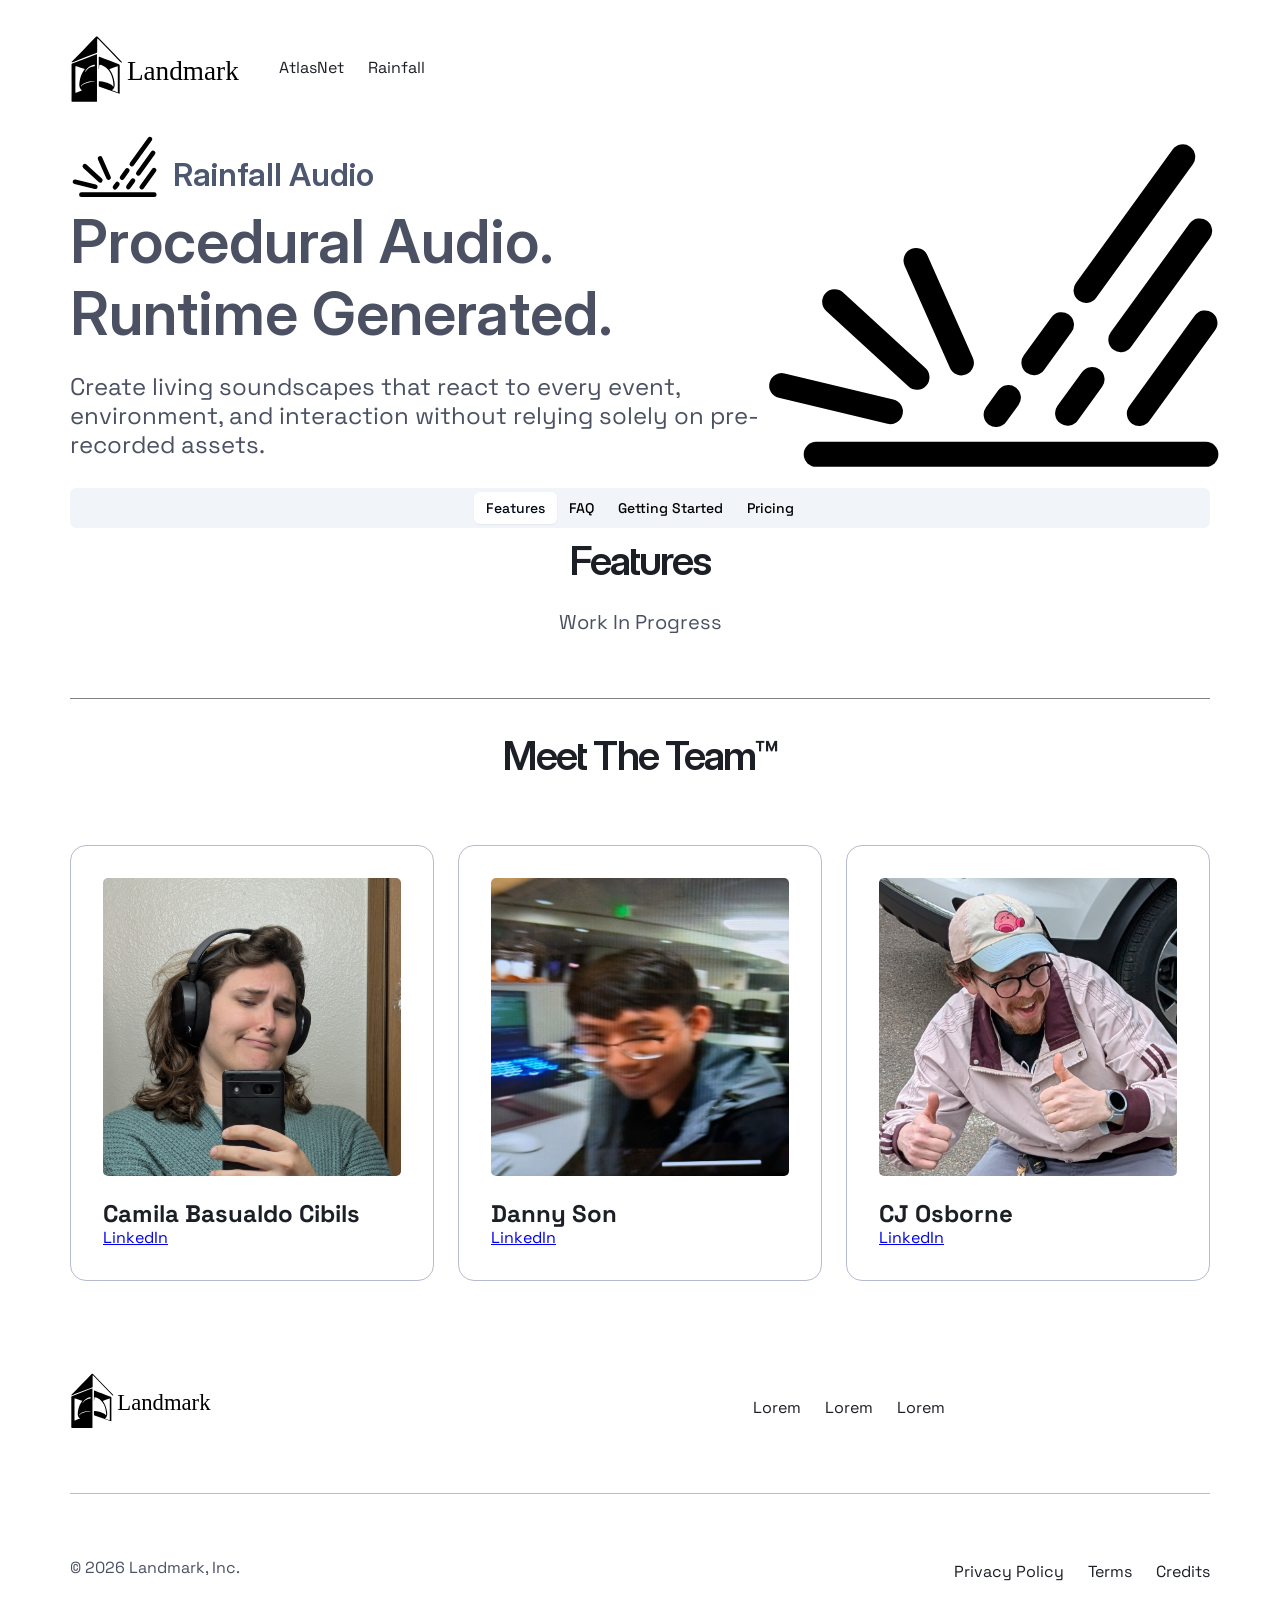
<file: rainfall/index.html>
<!doctype html>
<html
  lang="en"
  data-ws-project="1d086d7c-0c6e-4dec-8f69-092667832995"
  data-ws-last-published="2026-06-13T18:45:18.361Z"
>
  <head>
    <link
      rel="stylesheet"
      type="text/css"
      href="/assets/static/app_generated_index-6937cd5a.-C_SiwL_.css"
    />
    <meta charset="UTF-8" />
    <meta name="viewport" content="width=device-width,initial-scale=1" />
    <link
      rel="preload"
      as="image"
      imagesrcset="/assets/landmark_SOJX5F3D2n06ujoDJ1GCY.svg 16w, /assets/landmark_SOJX5F3D2n06ujoDJ1GCY.svg 32w, /assets/landmark_SOJX5F3D2n06ujoDJ1GCY.svg 48w, /assets/landmark_SOJX5F3D2n06ujoDJ1GCY.svg 64w, /assets/landmark_SOJX5F3D2n06ujoDJ1GCY.svg 96w, /assets/landmark_SOJX5F3D2n06ujoDJ1GCY.svg 128w, /assets/landmark_SOJX5F3D2n06ujoDJ1GCY.svg 256w, /assets/landmark_SOJX5F3D2n06ujoDJ1GCY.svg 384w, /assets/landmark_SOJX5F3D2n06ujoDJ1GCY.svg 640w, /assets/landmark_SOJX5F3D2n06ujoDJ1GCY.svg 750w, /assets/landmark_SOJX5F3D2n06ujoDJ1GCY.svg 828w, /assets/landmark_SOJX5F3D2n06ujoDJ1GCY.svg 1080w, /assets/landmark_SOJX5F3D2n06ujoDJ1GCY.svg 1200w, /assets/landmark_SOJX5F3D2n06ujoDJ1GCY.svg 1920w, /assets/landmark_SOJX5F3D2n06ujoDJ1GCY.svg 2048w, /assets/landmark_SOJX5F3D2n06ujoDJ1GCY.svg 3840w"
      imagesizes="100vw"
    />
    <link rel="icon" href="/assets/file_YA1Bua40_GV65nW8EDdCU.svg" />
    <link
      rel="preload"
      href="/assets/SpaceGrotesk-VariableFont_wght_92Z2i9spNtfwrzeGeXHcE.ttf"
      as="font"
      crossorigin="anonymous"
    />
    <link
      rel="preload"
      href="/assets/InterDisplay-SemiBold_EZjylir0CF0aFqquaJVBA.woff2"
      as="font"
      crossorigin="anonymous"
    />
    <link
      rel="preload"
      href="/assets/Rainfall_W6G8cDPATb8LWJ8jgLow7.svg"
      as="image"
    />
    <meta property="og:url" content="https://url/rainfall" />
    <meta property="og:title" content="Rainfall Audio" />
    <meta property="og:type" content="website" />
    <meta property="og:site_name" content="Landmark" />
    <meta name="robots" content="noindex, nofollow" />
    <meta property="twitter:card" content="summary_large_image" />
    <title>Rainfall Audio</title>
    <script type="application/ld+json">
      {
        "@context": "https://schema.org",
        "@type": "WebSite",
        "name": "Landmark"
      }
    </script>
  </head>
  <body class="w-element">
    <div class="w-element c19mwc8o">
      <div style="display: contents">
        <div style="display: contents">
          <div class="w-html-embed">
            <style>
              /* Remove margin from all paragraphs so we don't need to use a Token on every one. */
              p {
                margin: 0;
              }

              /* Make links scroll to their sections smoothly. */
              * {
                scroll-behavior: smooth;
              }

              /* Show parent dropdown link hover styles when dropdown is active. */
              button[data-state="open"].nav-dropdown-parent {
                --navigation-menu-trigger-icon-transform: 180deg;
                color: var(--foreground-accent);
              }
            </style>
          </div>
          <nav
            class="w-box c1y5gtuy ctwedid cfvgcej c259ibm c1duzesn c1rlgl31 c15wov26 c45gf4w c1kzu74o c1wewjcp ccanaxu chwz02u czm2iir c6nq5we"
          >
            <div
              class="w-box c15wov26 ccanaxu cciowao c45gf4w c1n863ed c8yq6mq"
            >
              <div style="display: contents">
                <div style="display: contents">
                  <a
                    class="w-link c15wov26 cungu31 c1s6ryp0 c1rg2i0v cz89oe1 c17bd9r7"
                    href="#"
                    ><img
                      alt=""
                      width="1305"
                      height="500"
                      src="/assets/landmark_SOJX5F3D2n06ujoDJ1GCY.svg"
                      class="w-image c1duzesn cvwy6r4"
                      sizes="100vw"
                      srcset="
                        /assets/landmark_SOJX5F3D2n06ujoDJ1GCY.svg   16w,
                        /assets/landmark_SOJX5F3D2n06ujoDJ1GCY.svg   32w,
                        /assets/landmark_SOJX5F3D2n06ujoDJ1GCY.svg   48w,
                        /assets/landmark_SOJX5F3D2n06ujoDJ1GCY.svg   64w,
                        /assets/landmark_SOJX5F3D2n06ujoDJ1GCY.svg   96w,
                        /assets/landmark_SOJX5F3D2n06ujoDJ1GCY.svg  128w,
                        /assets/landmark_SOJX5F3D2n06ujoDJ1GCY.svg  256w,
                        /assets/landmark_SOJX5F3D2n06ujoDJ1GCY.svg  384w,
                        /assets/landmark_SOJX5F3D2n06ujoDJ1GCY.svg  640w,
                        /assets/landmark_SOJX5F3D2n06ujoDJ1GCY.svg  750w,
                        /assets/landmark_SOJX5F3D2n06ujoDJ1GCY.svg  828w,
                        /assets/landmark_SOJX5F3D2n06ujoDJ1GCY.svg 1080w,
                        /assets/landmark_SOJX5F3D2n06ujoDJ1GCY.svg 1200w,
                        /assets/landmark_SOJX5F3D2n06ujoDJ1GCY.svg 1920w,
                        /assets/landmark_SOJX5F3D2n06ujoDJ1GCY.svg 2048w,
                        /assets/landmark_SOJX5F3D2n06ujoDJ1GCY.svg 3840w
                      "
                      decoding="async"
                      loading="eager"
                  /></a>
                </div>
              </div>
              <nav
                aria-label="Main"
                data-orientation="horizontal"
                dir="ltr"
                class="w-navigation-menu cqdf4j1 c10bkc71 cwp4k54 czmc1ut c1wisznn"
              >
                <div style="position: relative">
                  <ul
                    data-orientation="horizontal"
                    class="w-menu-list c15wov26 ccanaxu cciowao ctz832q c7oeyb0 c10wrutz c1n7kpmv"
                    dir="ltr"
                  >
                    <li data-ws-index="1" class="w-menu-item">
                      <a
                        class="w-link c1lnn66g c1i6u13o c1tdtvjs c1lwsw2w c1a8nmfc c1l9yz6r c7f16ef c1ixlfno c1ewgmvc c1f1r4bb cyp6dig c1ei055y cg9t561 cud0e5k c1sqedn3 c1jyljze c1v82o3j ccanaxu cuwsqp1 c1b8w41a co0w7fv cs9dmk2 c1dq3r5 cq1libe c1ahkfac c1rnx8oy c1tv1qvx c7oeyb0 c1uxm0fa cp8q3ji c1pnksm3 c1ld6zc0 cezf5ri c17ui0rs c1i9c5be cqcewuh cnf88g3 c189r9yc c3m48cn c1k38943 c1x04dmp"
                        href="/"
                        >AtlasNet</a
                      >
                    </li>
                    <li data-ws-index="2" class="w-menu-item">
                      <a
                        aria-current="page"
                        class="w-link c1lnn66g c1i6u13o c1tdtvjs c1lwsw2w c1a8nmfc c1l9yz6r c7f16ef c1ixlfno c1ewgmvc c1f1r4bb cyp6dig c1ei055y cg9t561 cud0e5k c1sqedn3 c1jyljze c1v82o3j ccanaxu cuwsqp1 c1b8w41a co0w7fv cs9dmk2 c1dq3r5 cq1libe c1ahkfac c1rnx8oy c1tv1qvx c7oeyb0 c1uxm0fa c1prfmto cp8q3ji c1pnksm3 c1ld6zc0 cezf5ri c17ui0rs c1i9c5be cqcewuh cnf88g3 c189r9yc c3m48cn c1k38943 c1x04dmp active"
                        href="/rainfall"
                        >Rainfall</a
                      >
                    </li>
                  </ul>
                </div>
                <div
                  class="w-box ccr8k56 c1emrgym cqkinh7 c15wov26 cuwsqp1 c1i23qyj ca5cex8"
                ></div>
              </nav>
            </div>
            <button
              type="button"
              aria-label="Open mobile menu"
              class="w-button c2fd0lt cg91gp7 c1fpz5b3 c15mi0k5 c1oaqx cwibe83 c1ca92e1 c1tyaka9 cj7gr7e ck035eq c1tdtvjs civrtzc c5d73v1 ccanaxu cuwsqp1 c1b8w41a co0w7fv cenyxpi cr2scuh c1xkwx08 c1oq165c c109utof c18lgl46 c1avlqgn c1w6of0i c45gf4w cu196q0 c74b11g cp8q3ji c1pnksm3 c14kc0uq c1vgen9b c13gmar c3m48cn c1k38943 c1soyupv c17v8mua c1dbelh c6uto6a"
              aria-haspopup="dialog"
              aria-expanded="false"
              aria-controls="radix-:R2im:"
              data-state="closed"
            >
              <div class="w-html-embed">
                <svg
                  xmlns="http://www.w3.org/2000/svg"
                  viewBox="0 0 22 22"
                  fill="currentColor"
                  width="100%"
                  height="100%"
                  style="display: block"
                >
                  <path
                    fill-rule="evenodd"
                    d="M2 5.998a.75.75 0 0 1 .75-.75h16.5a.75.75 0 0 1 0 1.5H2.75a.75.75 0 0 1-.75-.75Zm0 5.5a.75.75 0 0 1 .75-.75h16.5a.75.75 0 0 1 0 1.5H2.75a.75.75 0 0 1-.75-.75Zm0 5.5a.75.75 0 0 1 .75-.75h16.5a.75.75 0 0 1 0 1.5H2.75a.75.75 0 0 1-.75-.75Z"
                    clip-rule="evenodd"
                  />
                </svg>
              </div>
            </button>
          </nav>
        </div>
      </div>
      <div class="w-element">
        <div
          class="w-element c4zv7o8 c1yxbcu3 c1rlgl31 ca0xin3 cz0svo5 c6o5r2f c1mmapnj c19h3frt cg56swa c1o9lghm c1w58zid cxqfvvo c1l1ljlk c1rr1q25"
        >
          <div
            class="w-element c1rlgl31 c1i6u13o ch56u11 c1ob6oxk c186wlez cciowao c103b54p"
          >
            <img
              alt=""
              width="779"
              height="564"
              src="/assets/Rainfall_W6G8cDPATb8LWJ8jgLow7.svg"
              class="w-image c1duzesn c1k8deyj cv3e54v"
              sizes="100vw"
              srcset="
                /assets/Rainfall_W6G8cDPATb8LWJ8jgLow7.svg   16w,
                /assets/Rainfall_W6G8cDPATb8LWJ8jgLow7.svg   32w,
                /assets/Rainfall_W6G8cDPATb8LWJ8jgLow7.svg   48w,
                /assets/Rainfall_W6G8cDPATb8LWJ8jgLow7.svg   64w,
                /assets/Rainfall_W6G8cDPATb8LWJ8jgLow7.svg   96w,
                /assets/Rainfall_W6G8cDPATb8LWJ8jgLow7.svg  128w,
                /assets/Rainfall_W6G8cDPATb8LWJ8jgLow7.svg  256w,
                /assets/Rainfall_W6G8cDPATb8LWJ8jgLow7.svg  384w,
                /assets/Rainfall_W6G8cDPATb8LWJ8jgLow7.svg  640w,
                /assets/Rainfall_W6G8cDPATb8LWJ8jgLow7.svg  750w,
                /assets/Rainfall_W6G8cDPATb8LWJ8jgLow7.svg  828w,
                /assets/Rainfall_W6G8cDPATb8LWJ8jgLow7.svg 1080w,
                /assets/Rainfall_W6G8cDPATb8LWJ8jgLow7.svg 1200w,
                /assets/Rainfall_W6G8cDPATb8LWJ8jgLow7.svg 1920w
              "
              decoding="async"
              loading="lazy"
            />
            <h1 class="w-element c7oeyb0 cnv3kpj c1hyvknq c1anal33">
              Rainfall Audio
            </h1>
          </div>
          <div class="w-element c10ynldk c1i6u13o">
            <div
              class="w-element c19faiz0 cufu5ux chwz02u ccanaxu cq50l6q c8ckuig cungu31 c1oq9seb c1rg2i0v c1e5q6j9 c4y598i c161i46q c1vjrk9g c1jy51zc cshddji c1eljnoq c1uoz8uj c7aukhw cfcfq0n"
            >
              <p
                class="w-element civrtzc cqfrojr c138wpe9 c1hyvknq c16478zd cz051zx"
              >
                Procedural Audio. Runtime Generated.
              </p>
              <p
                class="w-element c1xtf2fv c138wpe9 c86xzcz c1ryqgs7 c1yoocvq ctx9nhv"
              >
                Create living soundscapes that react to every event,
                environment, and interaction without relying solely on
                pre-recorded assets.
              </p>
            </div>
          </div>
        </div>
        <div
          dir="ltr"
          data-orientation="horizontal"
          class="w-tabs ctwedid c4zv7o8 c1yxbcu3 c1y5gtuy c1rlgl31 ca0xin3"
        >
          <div
            role="tablist"
            aria-orientation="horizontal"
            class="w-tabs-list c15wov26 cs5ck14 ccanaxu cuwsqp1 c1207b7y cftvltj chqnvqh c8bczq9 cfge6cj c1k6m4vn cufu5ux cbvffq"
            tabindex="-1"
            data-orientation="horizontal"
            style="outline: none"
          >
            <button
              type="button"
              role="tab"
              aria-selected="true"
              aria-controls="radix-:Rkm:-content-0"
              data-state="active"
              id="radix-:Rkm:-trigger-0"
              data-ws-index="0"
              class="w-tab-trigger c1i6u13o ccanaxu cuwsqp1 c1207b7y cftvltj chqnvqh c8bczq9 ct2aimx celrlol c3vvkuo cokm9oi c69xftb c1mmp1u3 ctoucso ch1rhei c1wgtuea cvnmwc8 c334wic c1ov2tmq cve7g91 ca49gvv c1qye6zb c1oix2bo cecf1rd co1bsop cl1ldz cs5xvi7 cujpnkc ctggfg3"
              tabindex="-1"
              data-orientation="horizontal"
              data-radix-collection-item=""
            >
              Features</button
            ><button
              type="button"
              role="tab"
              aria-selected="false"
              aria-controls="radix-:Rkm:-content-1"
              data-state="inactive"
              id="radix-:Rkm:-trigger-1"
              data-ws-index="1"
              class="w-tab-trigger c1i6u13o ccanaxu cuwsqp1 c1207b7y cftvltj chqnvqh c8bczq9 ct2aimx celrlol c3vvkuo cokm9oi c69xftb c1mmp1u3 ctoucso ch1rhei c1wgtuea cvnmwc8 c334wic c1ov2tmq cve7g91 ca49gvv c1qye6zb c1oix2bo cecf1rd co1bsop cl1ldz cs5xvi7 cujpnkc ctggfg3"
              tabindex="-1"
              data-orientation="horizontal"
              data-radix-collection-item=""
            >
              FAQ</button
            ><button
              type="button"
              role="tab"
              aria-selected="false"
              aria-controls="radix-:Rkm:-content-2"
              data-state="inactive"
              id="radix-:Rkm:-trigger-2"
              data-ws-index="2"
              class="w-tab-trigger c1i6u13o ccanaxu cuwsqp1 c1207b7y cftvltj chqnvqh c8bczq9 ct2aimx celrlol c3vvkuo cokm9oi c69xftb c1mmp1u3 ctoucso ch1rhei c1wgtuea cvnmwc8 c334wic c1ov2tmq cve7g91 ca49gvv c1qye6zb c1oix2bo cecf1rd co1bsop cl1ldz cs5xvi7 cujpnkc ctggfg3"
              tabindex="-1"
              data-orientation="horizontal"
              data-radix-collection-item=""
            >
              Getting Started</button
            ><button
              type="button"
              role="tab"
              aria-selected="false"
              aria-controls="radix-:Rkm:-content-3"
              data-state="inactive"
              id="radix-:Rkm:-trigger-3"
              data-ws-index="3"
              class="w-tab-trigger c1i6u13o ccanaxu cuwsqp1 c1207b7y cftvltj chqnvqh c8bczq9 ct2aimx celrlol c3vvkuo cokm9oi c69xftb c1mmp1u3 ctoucso ch1rhei c1wgtuea cvnmwc8 c334wic c1ov2tmq cve7g91 ca49gvv c1qye6zb c1oix2bo cecf1rd co1bsop cl1ldz cs5xvi7 cujpnkc ctggfg3"
              tabindex="-1"
              data-orientation="horizontal"
              data-radix-collection-item=""
            >
              Pricing
            </button>
          </div>
          <div
            data-state="active"
            data-orientation="horizontal"
            role="tabpanel"
            aria-labelledby="radix-:Rkm:-trigger-0"
            id="radix-:Rkm:-content-0"
            tabindex="0"
            data-ws-index="0"
            class="w-tab-content c13guf8g c1oix2bo c1cxkbtw"
            style="animation-duration: 0s"
          >
            <div
              class="w-box c1y5gtuy ctwedid cfvgcej c259ibm ca0xin3 c1rlgl31 c15wov26 c9vbpot c1kzu74o c1wewjcp ccanaxu cuwsqp1 c1l73p7y"
            >
              <div
                class="w-box c15wov26 c9vbpot cj6cf3e c10c0lh2 ccanaxu cciowao cu196q0"
              >
                <h2
                  class="w-heading cl0htyc c1amecmh c1e9izlp cc1w4m0 c1lnn66g c1yohxd8 czeo1vq c1hyvknq c11mvelp c1a747g2 c1fxshi"
                >
                  Features
                </h2>
                <p
                  class="w-paragraph c1kxlxba canjkqc c1qzbu4v c1ryqgs7 c1fxshi"
                >
                  Work In Progress
                </p>
              </div>
            </div>
          </div>
          <div
            data-state="inactive"
            data-orientation="horizontal"
            role="tabpanel"
            aria-labelledby="radix-:Rkm:-trigger-1"
            hidden=""
            id="radix-:Rkm:-content-1"
            tabindex="0"
            data-ws-index="1"
            class="w-tab-content c13guf8g c1oix2bo c1cxkbtw"
          ></div>
          <div
            data-state="inactive"
            data-orientation="horizontal"
            role="tabpanel"
            aria-labelledby="radix-:Rkm:-trigger-2"
            hidden=""
            id="radix-:Rkm:-content-2"
            tabindex="0"
            data-ws-index="2"
            class="w-tab-content c13guf8g c1oix2bo c1cxkbtw"
          ></div>
          <div
            data-state="inactive"
            data-orientation="horizontal"
            role="tabpanel"
            aria-labelledby="radix-:Rkm:-trigger-3"
            hidden=""
            id="radix-:Rkm:-content-3"
            tabindex="0"
            data-ws-index="3"
            class="w-tab-content c13guf8g c1oix2bo c1cxkbtw"
          ></div>
          <hr class="w-element cupeaqs c1f1r4bb cyp6dig c1ql3se2 c1ei055y" />
        </div>
        <div style="display: contents">
          <div style="display: contents">
            <div
              class="w-element c19faiz0 c41slup cpcqpn3 c1rg2i0v cxrfyfq clhs76r c186wlez cuwsqp1 c1mgaqv0"
            >
              <div
                class="w-box cfvgcej c259ibm ca0xin3 c1rlgl31 c15wov26 c9vbpot c1kzu74o c1wewjcp ccanaxu cuwsqp1 c1mes1tv c1w58zid"
              >
                <div
                  class="w-box c15wov26 c9vbpot c10c0lh2 cj6cf3e ccanaxu cuwsqp1 cu196q0 crrbr2c c1mgaqv0 c1lug3vq c1wqzqlj"
                >
                  <h2
                    class="w-heading cl0htyc c1amecmh c1lug3vq c1wqzqlj c1lnn66g c1yohxd8 czeo1vq c1hyvknq c11mvelp c1a747g2 c1e4ktlg c1fxshi cqeczp0"
                  >
                    Meet The Team™
                  </h2>
                </div>
                <div style="display: contents">
                  <div style="display: contents">
                    <div
                      class="w-box cpvydg0 cj6cf3e c10c0lh2 ca4m7p8 c10quqt4 c1xal38c c1oq9seb c8ckuig ch9s07v cky5twr cxklncy"
                    >
                      <div
                        class="w-box c15wov26 c9vbpot chwz02u c1n863ed c8yq6mq c1uaty07 c1tnm35q cfbeh5 c1d8oa30 ck5rdny c1ekuluc cof9r90 c1xh6n3i"
                      >
                        <div
                          class="w-box c15wov26 c186wlez cuwsqp1 c9vbpot c1e4bhmr c59qywy"
                        >
                          <img
                            alt=""
                            width="2268"
                            height="2268"
                            src="/assets/PXL_20250807_184413322.MP_A8R3fATuD3ZxEgiCqMxnl.jpg"
                            class="w-image c17tuecw c3um137 c1yk18vo cpegdhn"
                            sizes="100vw"
                            srcset="
                              /assets/PXL_20250807_184413322.MP_A8R3fATuD3ZxEgiCqMxnl.jpg   16w,
                              /assets/PXL_20250807_184413322.MP_A8R3fATuD3ZxEgiCqMxnl.jpg   32w,
                              /assets/PXL_20250807_184413322.MP_A8R3fATuD3ZxEgiCqMxnl.jpg   48w,
                              /assets/PXL_20250807_184413322.MP_A8R3fATuD3ZxEgiCqMxnl.jpg   64w,
                              /assets/PXL_20250807_184413322.MP_A8R3fATuD3ZxEgiCqMxnl.jpg   96w,
                              /assets/PXL_20250807_184413322.MP_A8R3fATuD3ZxEgiCqMxnl.jpg  128w,
                              /assets/PXL_20250807_184413322.MP_A8R3fATuD3ZxEgiCqMxnl.jpg  256w,
                              /assets/PXL_20250807_184413322.MP_A8R3fATuD3ZxEgiCqMxnl.jpg  384w,
                              /assets/PXL_20250807_184413322.MP_A8R3fATuD3ZxEgiCqMxnl.jpg  640w,
                              /assets/PXL_20250807_184413322.MP_A8R3fATuD3ZxEgiCqMxnl.jpg  750w,
                              /assets/PXL_20250807_184413322.MP_A8R3fATuD3ZxEgiCqMxnl.jpg  828w,
                              /assets/PXL_20250807_184413322.MP_A8R3fATuD3ZxEgiCqMxnl.jpg 1080w,
                              /assets/PXL_20250807_184413322.MP_A8R3fATuD3ZxEgiCqMxnl.jpg 1200w,
                              /assets/PXL_20250807_184413322.MP_A8R3fATuD3ZxEgiCqMxnl.jpg 1920w,
                              /assets/PXL_20250807_184413322.MP_A8R3fATuD3ZxEgiCqMxnl.jpg 2048w,
                              /assets/PXL_20250807_184413322.MP_A8R3fATuD3ZxEgiCqMxnl.jpg 3840w
                            "
                            decoding="async"
                            loading="lazy"
                          />
                        </div>
                        <div
                          class="w-box c15wov26 c9vbpot c186wlez cciowao cxrfyfq clhs76r"
                        >
                          <h3
                            class="w-heading c1dn7zc3 c1amecmh c1e9izlp cc1w4m0 c1lnn66g"
                          >
                            Camila Basualdo Cibils
                          </h3>
                          <a
                            href="https://www.linkedin.com/in/camila-basualdo-cibils/"
                            class="w-element cr540aw"
                            >LinkedIn</a
                          >
                        </div>
                      </div>
                      <div
                        class="w-box c15wov26 c9vbpot chwz02u c1n863ed c8yq6mq c1uaty07 c1tnm35q cfbeh5 c1d8oa30 ck5rdny cof9r90 c1xh6n3i"
                      >
                        <div
                          class="w-box c15wov26 c186wlez cuwsqp1 c9vbpot c1e4bhmr c59qywy"
                        >
                          <img
                            alt=""
                            width="1749"
                            height="1749"
                            src="/assets/PXL_20260218_035026536.MP_v3Mtjp-cysvq2rR5qKsum.jpg"
                            class="w-image c17tuecw c3um137 c1yk18vo cpegdhn"
                            sizes="100vw"
                            srcset="
                              /assets/PXL_20260218_035026536.MP_v3Mtjp-cysvq2rR5qKsum.jpg   16w,
                              /assets/PXL_20260218_035026536.MP_v3Mtjp-cysvq2rR5qKsum.jpg   32w,
                              /assets/PXL_20260218_035026536.MP_v3Mtjp-cysvq2rR5qKsum.jpg   48w,
                              /assets/PXL_20260218_035026536.MP_v3Mtjp-cysvq2rR5qKsum.jpg   64w,
                              /assets/PXL_20260218_035026536.MP_v3Mtjp-cysvq2rR5qKsum.jpg   96w,
                              /assets/PXL_20260218_035026536.MP_v3Mtjp-cysvq2rR5qKsum.jpg  128w,
                              /assets/PXL_20260218_035026536.MP_v3Mtjp-cysvq2rR5qKsum.jpg  256w,
                              /assets/PXL_20260218_035026536.MP_v3Mtjp-cysvq2rR5qKsum.jpg  384w,
                              /assets/PXL_20260218_035026536.MP_v3Mtjp-cysvq2rR5qKsum.jpg  640w,
                              /assets/PXL_20260218_035026536.MP_v3Mtjp-cysvq2rR5qKsum.jpg  750w,
                              /assets/PXL_20260218_035026536.MP_v3Mtjp-cysvq2rR5qKsum.jpg  828w,
                              /assets/PXL_20260218_035026536.MP_v3Mtjp-cysvq2rR5qKsum.jpg 1080w,
                              /assets/PXL_20260218_035026536.MP_v3Mtjp-cysvq2rR5qKsum.jpg 1200w,
                              /assets/PXL_20260218_035026536.MP_v3Mtjp-cysvq2rR5qKsum.jpg 1920w,
                              /assets/PXL_20260218_035026536.MP_v3Mtjp-cysvq2rR5qKsum.jpg 2048w,
                              /assets/PXL_20260218_035026536.MP_v3Mtjp-cysvq2rR5qKsum.jpg 3840w
                            "
                            decoding="async"
                            loading="lazy"
                          />
                        </div>
                        <div
                          class="w-box c15wov26 c9vbpot c186wlez cciowao cxrfyfq clhs76r"
                        >
                          <h3
                            class="w-heading c1dn7zc3 c1amecmh c1e9izlp cc1w4m0 c1lnn66g"
                          >
                            Danny Son
                          </h3>
                          <a
                            href="https://www.linkedin.com/in/daihan-son/"
                            class="w-element cr540aw"
                            >LinkedIn</a
                          >
                        </div>
                      </div>
                      <div
                        class="w-box c15wov26 c9vbpot chwz02u c1n863ed c8yq6mq c1uaty07 c1tnm35q cfbeh5 c1d8oa30 ck5rdny cof9r90 c1xh6n3i"
                      >
                        <div
                          class="w-box c15wov26 c186wlez cuwsqp1 c9vbpot c1e4bhmr c59qywy"
                        >
                          <img
                            alt=""
                            width="881"
                            height="881"
                            src="/assets/PXL_20260505_185840906.MP_XFpFn-Ng4jfcvwBZECDGZ.jpg"
                            class="w-image c17tuecw c3um137 c1yk18vo cpegdhn"
                            sizes="100vw"
                            srcset="
                              /assets/PXL_20260505_185840906.MP_XFpFn-Ng4jfcvwBZECDGZ.jpg   16w,
                              /assets/PXL_20260505_185840906.MP_XFpFn-Ng4jfcvwBZECDGZ.jpg   32w,
                              /assets/PXL_20260505_185840906.MP_XFpFn-Ng4jfcvwBZECDGZ.jpg   48w,
                              /assets/PXL_20260505_185840906.MP_XFpFn-Ng4jfcvwBZECDGZ.jpg   64w,
                              /assets/PXL_20260505_185840906.MP_XFpFn-Ng4jfcvwBZECDGZ.jpg   96w,
                              /assets/PXL_20260505_185840906.MP_XFpFn-Ng4jfcvwBZECDGZ.jpg  128w,
                              /assets/PXL_20260505_185840906.MP_XFpFn-Ng4jfcvwBZECDGZ.jpg  256w,
                              /assets/PXL_20260505_185840906.MP_XFpFn-Ng4jfcvwBZECDGZ.jpg  384w,
                              /assets/PXL_20260505_185840906.MP_XFpFn-Ng4jfcvwBZECDGZ.jpg  640w,
                              /assets/PXL_20260505_185840906.MP_XFpFn-Ng4jfcvwBZECDGZ.jpg  750w,
                              /assets/PXL_20260505_185840906.MP_XFpFn-Ng4jfcvwBZECDGZ.jpg  828w,
                              /assets/PXL_20260505_185840906.MP_XFpFn-Ng4jfcvwBZECDGZ.jpg 1080w,
                              /assets/PXL_20260505_185840906.MP_XFpFn-Ng4jfcvwBZECDGZ.jpg 1200w,
                              /assets/PXL_20260505_185840906.MP_XFpFn-Ng4jfcvwBZECDGZ.jpg 1920w
                            "
                            decoding="async"
                            loading="lazy"
                          />
                        </div>
                        <div
                          class="w-box c15wov26 c9vbpot c186wlez cciowao cxrfyfq clhs76r"
                        >
                          <h3
                            class="w-heading c1dn7zc3 c1amecmh c1e9izlp cc1w4m0 c1lnn66g"
                          >
                            CJ Osborne
                          </h3>
                          <a
                            href="https://www.linkedin.com/in/cj-osborne-083950301/"
                            class="w-element cr540aw"
                            >LinkedIn</a
                          >
                        </div>
                      </div>
                    </div>
                  </div>
                </div>
              </div>
            </div>
          </div>
        </div>
      </div>
    </div>
    <div style="display: contents">
      <div style="display: contents">
        <footer
          class="w-box cpv6efc c15jorp4 cqdf4j1 ca0xin3 c15wov26 c9vbpot c6yjhq6 cmul90s c161i46q c1vjrk9g chopplv"
        >
          <div
            class="w-box c1y5gtuy ctwedid cfvgcej c259ibm ca0xin3 c1rlgl31 c15wov26 c9vbpot c1kzu74o c1wewjcp c6yjhq6 cciowao"
          >
            <nav
              aria-label="footer nav"
              class="w-box c15wov26 ccanaxu chwz02u c1n863ed c8yq6mq c8eiwx5"
            >
              <div style="display: contents">
                <div style="display: contents">
                  <a
                    aria-label="Home"
                    class="w-link c2qbx6y c145g7oo c1tdtvjs c1lwsw2w c1a8nmfc c1l9yz6r c7f16ef c1ixlfno c1ewgmvc c1f1r4bb cyp6dig c1ei055y cg9t561 cud0e5k c1sqedn3 c1jyljze c1v82o3j cp8q3ji c1pnksm3 c1ld6zc0 c1d47ms1 c17ui0rs c1i9c5be cqcewuh cnf88g3 c3m48cn c1k38943"
                    href="#"
                    ><img
                      alt=""
                      width="1305"
                      height="500"
                      src="/assets/landmark_SOJX5F3D2n06ujoDJ1GCY.svg"
                      class="w-image c3cejjr"
                      sizes="100vw"
                      srcset="
                        /assets/landmark_SOJX5F3D2n06ujoDJ1GCY.svg   16w,
                        /assets/landmark_SOJX5F3D2n06ujoDJ1GCY.svg   32w,
                        /assets/landmark_SOJX5F3D2n06ujoDJ1GCY.svg   48w,
                        /assets/landmark_SOJX5F3D2n06ujoDJ1GCY.svg   64w,
                        /assets/landmark_SOJX5F3D2n06ujoDJ1GCY.svg   96w,
                        /assets/landmark_SOJX5F3D2n06ujoDJ1GCY.svg  128w,
                        /assets/landmark_SOJX5F3D2n06ujoDJ1GCY.svg  256w,
                        /assets/landmark_SOJX5F3D2n06ujoDJ1GCY.svg  384w,
                        /assets/landmark_SOJX5F3D2n06ujoDJ1GCY.svg  640w,
                        /assets/landmark_SOJX5F3D2n06ujoDJ1GCY.svg  750w,
                        /assets/landmark_SOJX5F3D2n06ujoDJ1GCY.svg  828w,
                        /assets/landmark_SOJX5F3D2n06ujoDJ1GCY.svg 1080w,
                        /assets/landmark_SOJX5F3D2n06ujoDJ1GCY.svg 1200w,
                        /assets/landmark_SOJX5F3D2n06ujoDJ1GCY.svg 1920w,
                        /assets/landmark_SOJX5F3D2n06ujoDJ1GCY.svg 2048w,
                        /assets/landmark_SOJX5F3D2n06ujoDJ1GCY.svg 3840w
                      "
                      decoding="async"
                      loading="eager"
                  /></a>
                </div>
              </div>
              <ul
                class="w-list c15sbdta c7oeyb0 ctz832q c15wov26 ccanaxu cuwsqp1 c1n863ed c8yq6mq"
              >
                <li class="w-list-item">
                  <a
                    class="w-link c1lnn66g c1i6u13o c1tdtvjs c1lwsw2w c1a8nmfc c1l9yz6r c7f16ef c1ixlfno c1ewgmvc c1f1r4bb cyp6dig c1ei055y cg9t561 cud0e5k c1sqedn3 c1jyljze c1v82o3j ccanaxu cuwsqp1 c1b8w41a co0w7fv cs9dmk2 c1dq3r5 cq1libe c1ahkfac cnv3kpj c1tv1qvx c7oeyb0 c1uxm0fa cp8q3ji c1pnksm3 c1ld6zc0 cezf5ri c17ui0rs c1i9c5be cqcewuh cnf88g3 c189r9yc c3m48cn c1k38943 c1x04dmp"
                    href="#"
                    >Lorem</a
                  >
                </li>
                <li class="w-list-item">
                  <a
                    class="w-link c1lnn66g c1i6u13o c1tdtvjs c1lwsw2w c1a8nmfc c1l9yz6r c7f16ef c1ixlfno c1ewgmvc c1f1r4bb cyp6dig c1ei055y cg9t561 cud0e5k c1sqedn3 c1jyljze c1v82o3j ccanaxu cuwsqp1 c1b8w41a co0w7fv cs9dmk2 c1dq3r5 cq1libe c1ahkfac cnv3kpj c1tv1qvx c7oeyb0 c1uxm0fa cp8q3ji c1pnksm3 c1ld6zc0 cezf5ri c17ui0rs c1i9c5be cqcewuh cnf88g3 c189r9yc c3m48cn c1k38943 c1x04dmp"
                    href="#"
                    >Lorem</a
                  >
                </li>
                <li class="w-list-item">
                  <a
                    class="w-link c1lnn66g c1i6u13o c1tdtvjs c1lwsw2w c1a8nmfc c1l9yz6r c7f16ef c1ixlfno c1ewgmvc c1f1r4bb cyp6dig c1ei055y cg9t561 cud0e5k c1sqedn3 c1jyljze c1v82o3j ccanaxu cuwsqp1 c1b8w41a co0w7fv cs9dmk2 c1dq3r5 cq1libe c1ahkfac cnv3kpj c1tv1qvx c7oeyb0 c1uxm0fa cp8q3ji c1pnksm3 c1ld6zc0 cezf5ri c17ui0rs c1i9c5be cqcewuh cnf88g3 c189r9yc c3m48cn c1k38943 c1x04dmp"
                    href="#"
                    >Lorem</a
                  >
                </li>
              </ul>
              <div style="display: contents">
                <div style="display: contents">
                  <div class="w-box c15wov26 c1b8w41a co0w7fv c45gf4w cgrp1tc">
                    <a
                      aria-label="LinkedIn"
                      class="w-link c2qbx6y c145g7oo c1tdtvjs c1lwsw2w c1a8nmfc c1l9yz6r c7f16ef c1ixlfno c1ewgmvc cril9co c3w7r5r conzsho c1ql3se2 cud0e5k c1sqedn3 c1jyljze c1v82o3j cp8q3ji c1pnksm3 c1ld6zc0 c1d47ms1 c17ui0rs c1i9c5be cqcewuh cnf88g3 c3m48cn c1k38943"
                      href="#"
                    ></a
                    ><a
                      aria-label="YouTube"
                      class="w-link c2qbx6y c145g7oo c1tdtvjs c1lwsw2w c1a8nmfc c1l9yz6r c7f16ef c1ixlfno c1ewgmvc cril9co c3w7r5r conzsho c1ql3se2 cud0e5k c1sqedn3 c1jyljze c1v82o3j cp8q3ji c1pnksm3 c1ld6zc0 c1d47ms1 c17ui0rs c1i9c5be cqcewuh cnf88g3 c3m48cn c1k38943"
                      href="#"
                    ></a
                    ><a
                      aria-label="Facebook"
                      class="w-link c2qbx6y c145g7oo c1tdtvjs c1lwsw2w c1a8nmfc c1l9yz6r c7f16ef c1ixlfno c1ewgmvc cril9co c3w7r5r conzsho c1ql3se2 cud0e5k c1sqedn3 c1jyljze c1v82o3j cp8q3ji c1pnksm3 c1ld6zc0 c1d47ms1 c17ui0rs c1i9c5be cqcewuh cnf88g3 c3m48cn c1k38943"
                      href="#"
                    ></a>
                  </div>
                </div>
              </div>
            </nav>
            <hr class="w-separator c177yw87 ca0xin3 c1e9izlp cc1w4m0" />
            <div
              class="w-box c15wov26 chwz02u c1n863ed c8yq6mq cwfcg58 c1ocyn0g c1k6w850"
            >
              <div class="w-box">
                <div class="w-text">© 2026 Landmark, Inc.</div>
              </div>
              <div
                class="w-box c15wov26 ccanaxu cuwsqp1 c1n863ed c8yq6mq c47h7zd c8eiwx5"
              >
                <a
                  class="w-link c1lnn66g c1i6u13o c1tdtvjs c1lwsw2w c1a8nmfc c1l9yz6r c7f16ef c1ixlfno c1ewgmvc c1f1r4bb cyp6dig c1ei055y cg9t561 cud0e5k c1sqedn3 c1jyljze c1v82o3j ccanaxu cuwsqp1 c1b8w41a co0w7fv cs9dmk2 c1dq3r5 cq1libe c1ahkfac cnv3kpj c1tv1qvx c7oeyb0 c1uxm0fa cp8q3ji c1pnksm3 c1ld6zc0 cezf5ri c17ui0rs c1i9c5be cqcewuh cnf88g3 c189r9yc c3m48cn c1k38943 c1x04dmp"
                  href="#"
                  >Privacy Policy</a
                ><a
                  class="w-link c1lnn66g c1i6u13o c1tdtvjs c1lwsw2w c1a8nmfc c1l9yz6r c7f16ef c1ixlfno c1ewgmvc c1f1r4bb cyp6dig c1ei055y cg9t561 cud0e5k c1sqedn3 c1jyljze c1v82o3j ccanaxu cuwsqp1 c1b8w41a co0w7fv cs9dmk2 c1dq3r5 cq1libe c1ahkfac cnv3kpj c1tv1qvx c7oeyb0 c1uxm0fa cp8q3ji c1pnksm3 c1ld6zc0 cezf5ri c17ui0rs c1i9c5be cqcewuh cnf88g3 c189r9yc c3m48cn c1k38943 c1x04dmp"
                  href="#"
                  >Terms</a
                ><a
                  class="w-link c1lnn66g c1i6u13o c1tdtvjs c1lwsw2w c1a8nmfc c1l9yz6r c7f16ef c1ixlfno c1ewgmvc c1f1r4bb cyp6dig c1ei055y cg9t561 cud0e5k c1sqedn3 c1jyljze c1v82o3j ccanaxu cuwsqp1 c1b8w41a co0w7fv cs9dmk2 c1dq3r5 cq1libe c1ahkfac cnv3kpj c1tv1qvx c7oeyb0 c1uxm0fa cp8q3ji c1pnksm3 c1ld6zc0 cezf5ri c17ui0rs c1i9c5be cqcewuh cnf88g3 c189r9yc c3m48cn c1k38943 c1x04dmp"
                  href="#"
                  >Credits</a
                >
              </div>
            </div>
          </div>
        </footer>
      </div>
    </div>
    <script id="vike_pageContext" type="application/json">
      {
        "_urlRewrite": null,
        "pageId": "/pages/rainfall",
        "routeParams": {},
        "data": {
          "url": "https://url/rainfall",
          "system": {
            "params": {},
            "search": {},
            "origin": "https://url",
            "pathname": "/rainfall"
          },
          "resources": {},
          "pageMeta": {
            "title": "Rainfall Audio",
            "description": "",
            "excludePageFromSearch": true,
            "language": "",
            "socialImageAssetName": "!undefined",
            "socialImageUrl": "",
            "status": "!undefined",
            "redirect": "",
            "content": "",
            "custom": []
          }
        }
      }
    </script>
    <script id="vike_globalContext" type="application/json">
      {}
    </script>
    <script
      src="/assets/entries/entry-server-routing.CCoS1DOp.js"
      type="module"
      async
    ></script>
    <link
      rel="modulepreload"
      href="/assets/entries/pages_rainfall.DBDaFp3D.js"
      as="script"
      type="text/javascript"
    /><link
      rel="modulepreload"
      href="/assets/chunks/chunk-Dj-X-3TC.js"
      as="script"
      type="text/javascript"
    /><link
      rel="modulepreload"
      href="/assets/chunks/chunk-DHuxudkE.js"
      as="script"
      type="text/javascript"
    /><link
      rel="modulepreload"
      href="/assets/chunks/chunk-DYp-nN6H.js"
      as="script"
      type="text/javascript"
    /><link
      rel="modulepreload"
      href="/assets/chunks/chunk-BaFCR2aw.js"
      as="script"
      type="text/javascript"
    /><link
      rel="modulepreload"
      href="/assets/chunks/chunk-UxTYYv1t.js"
      as="script"
      type="text/javascript"
    />
  </body>
</html>
</file>
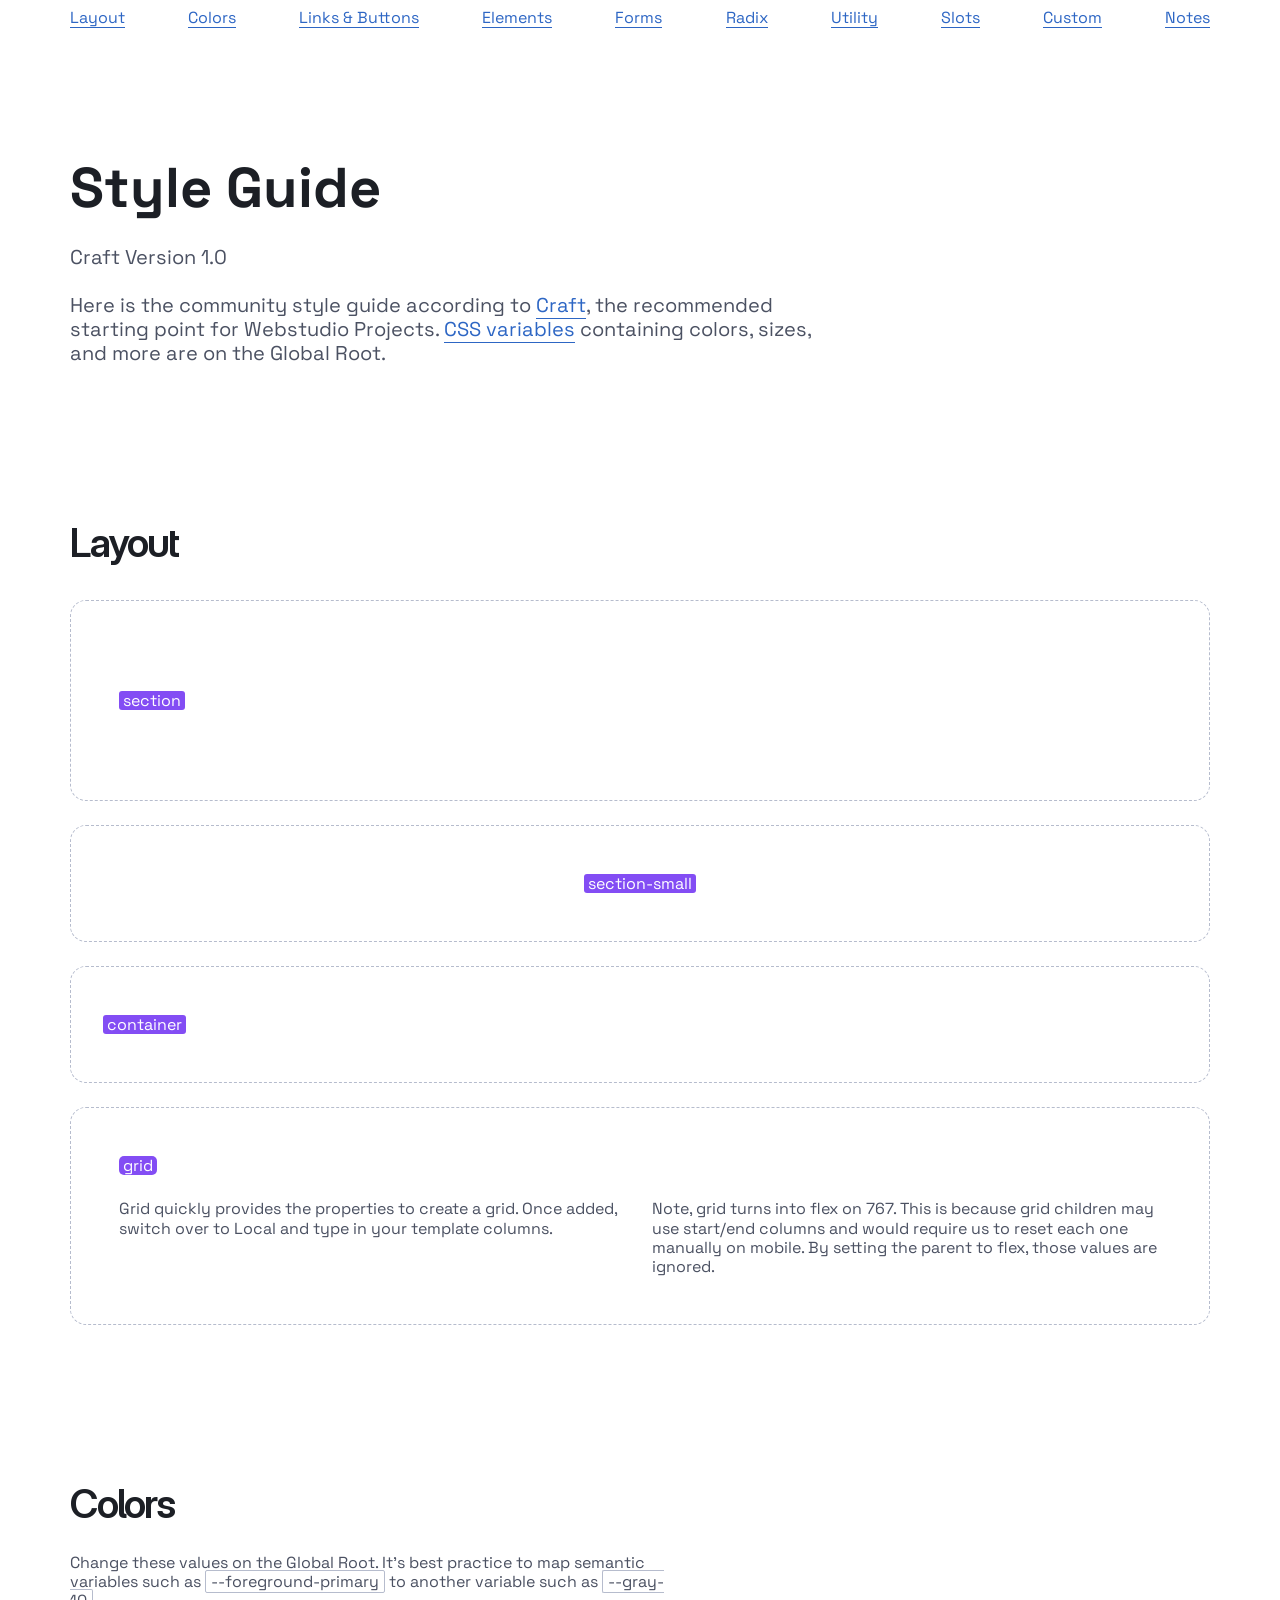
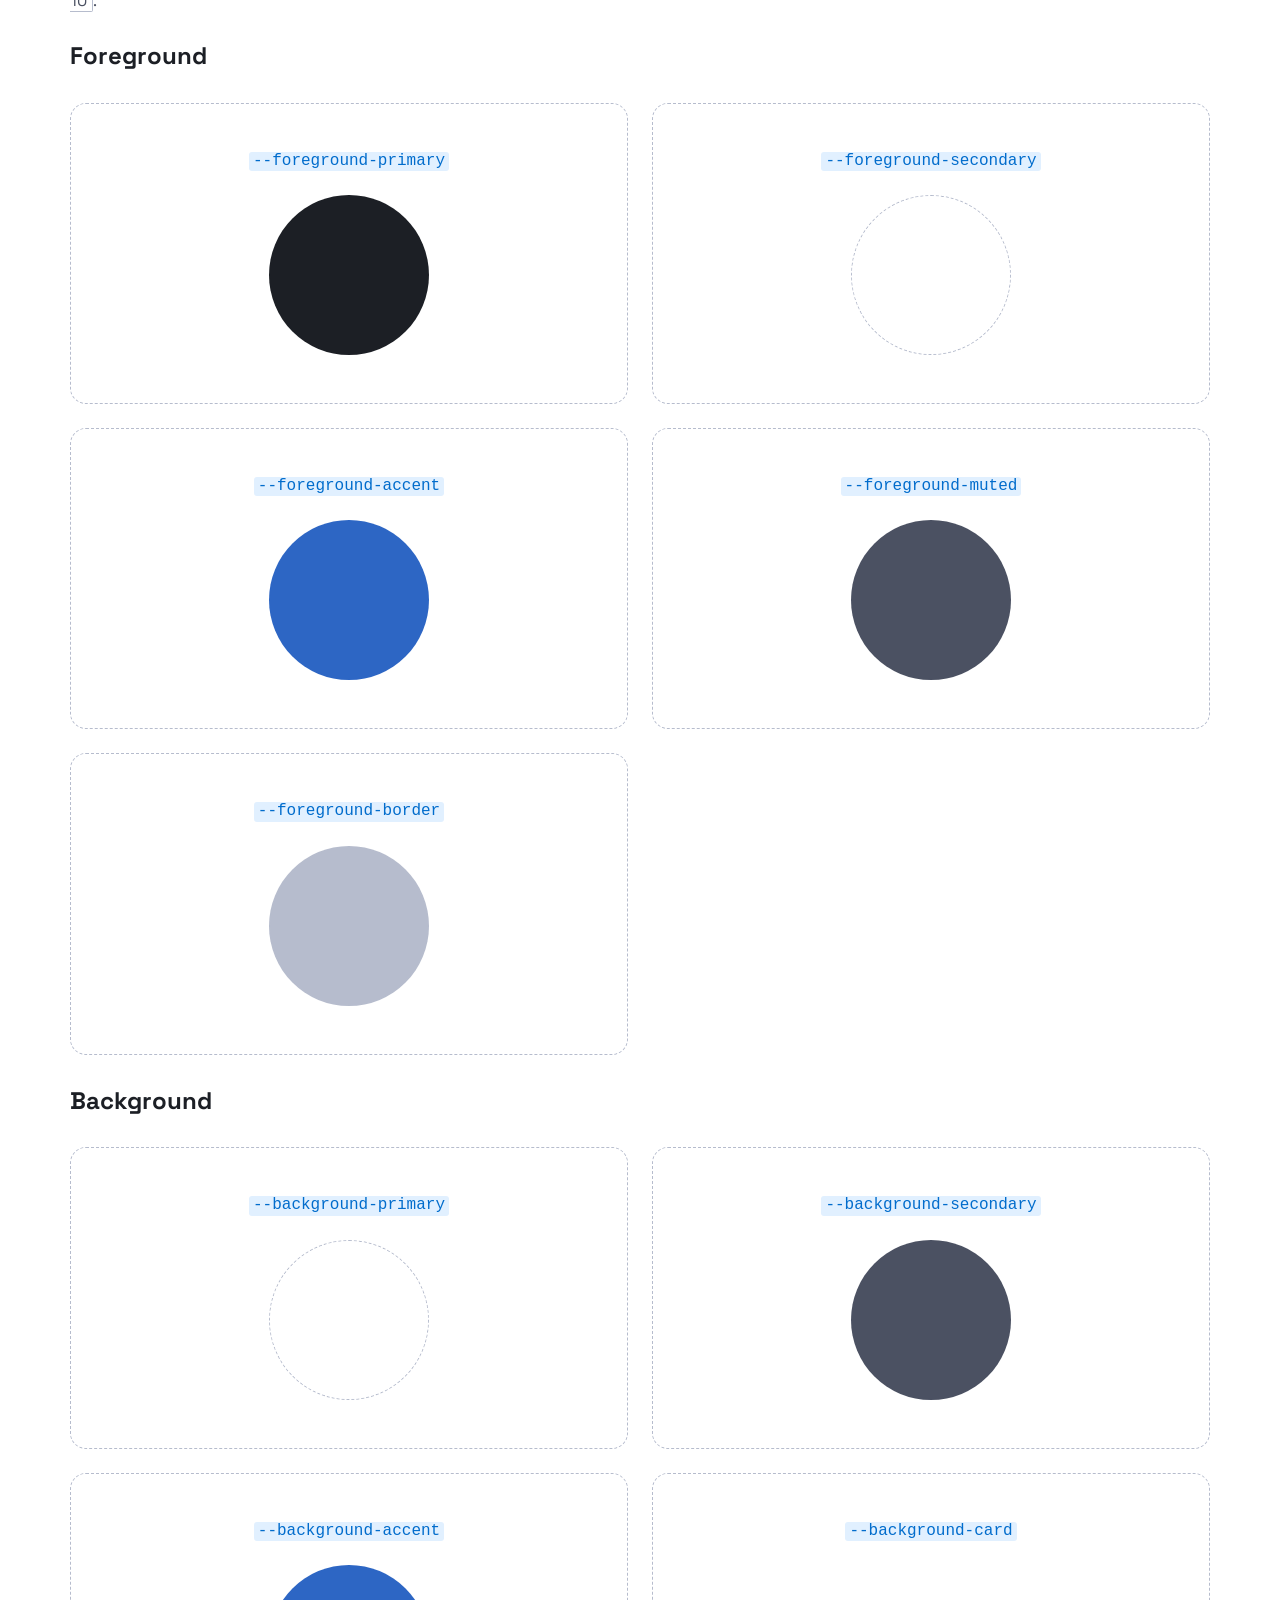
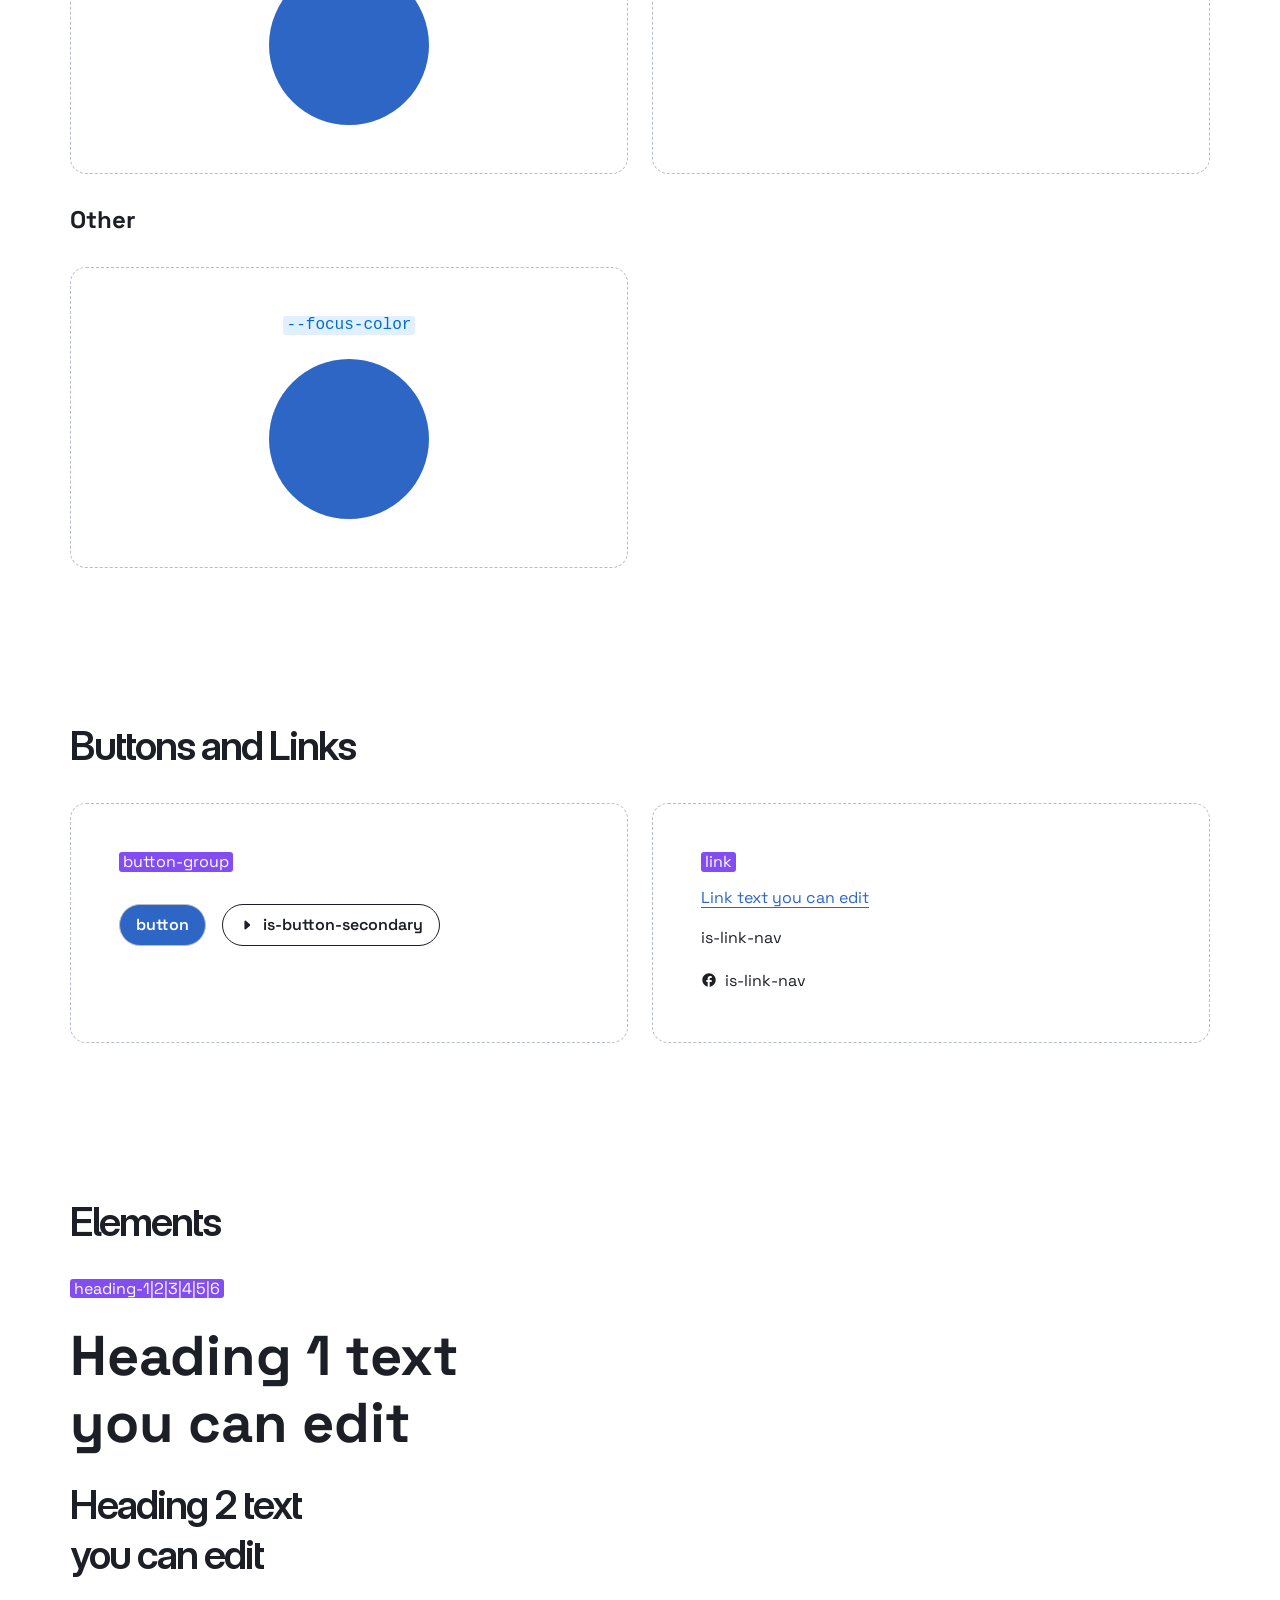
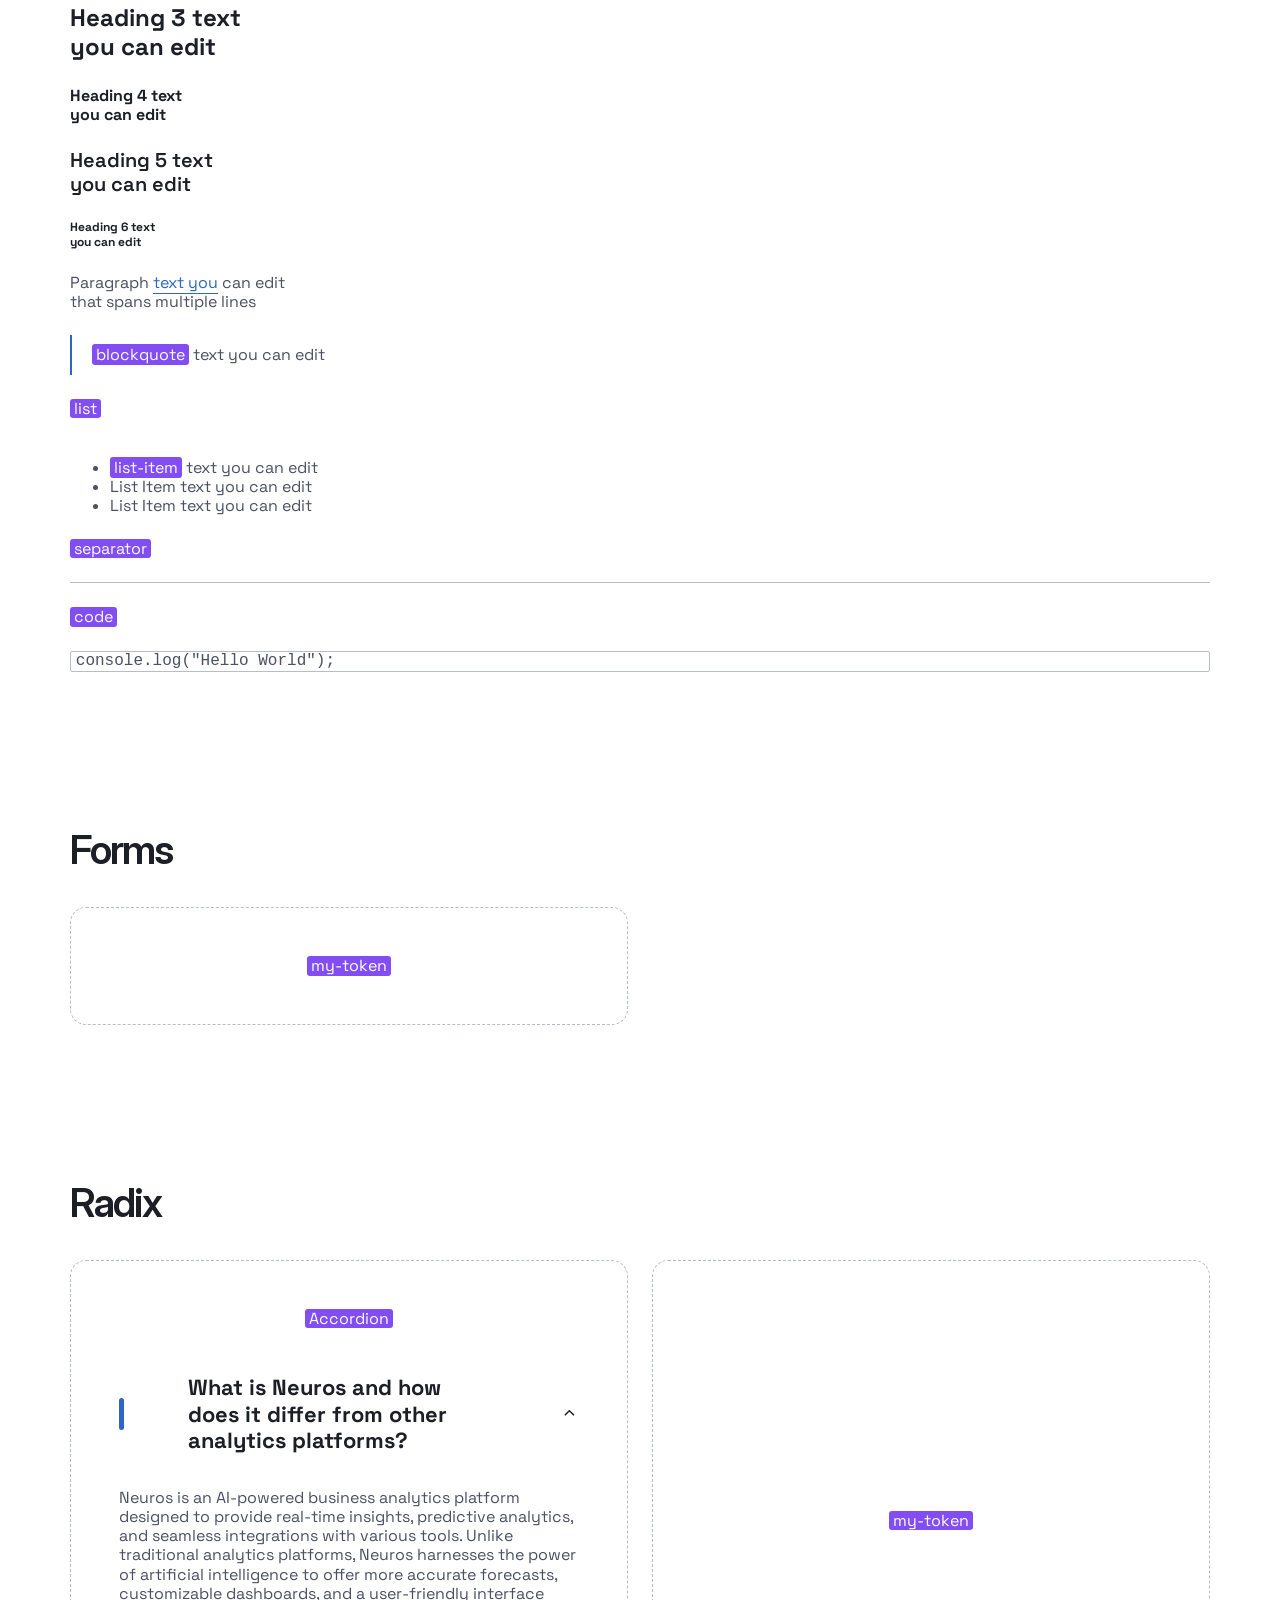
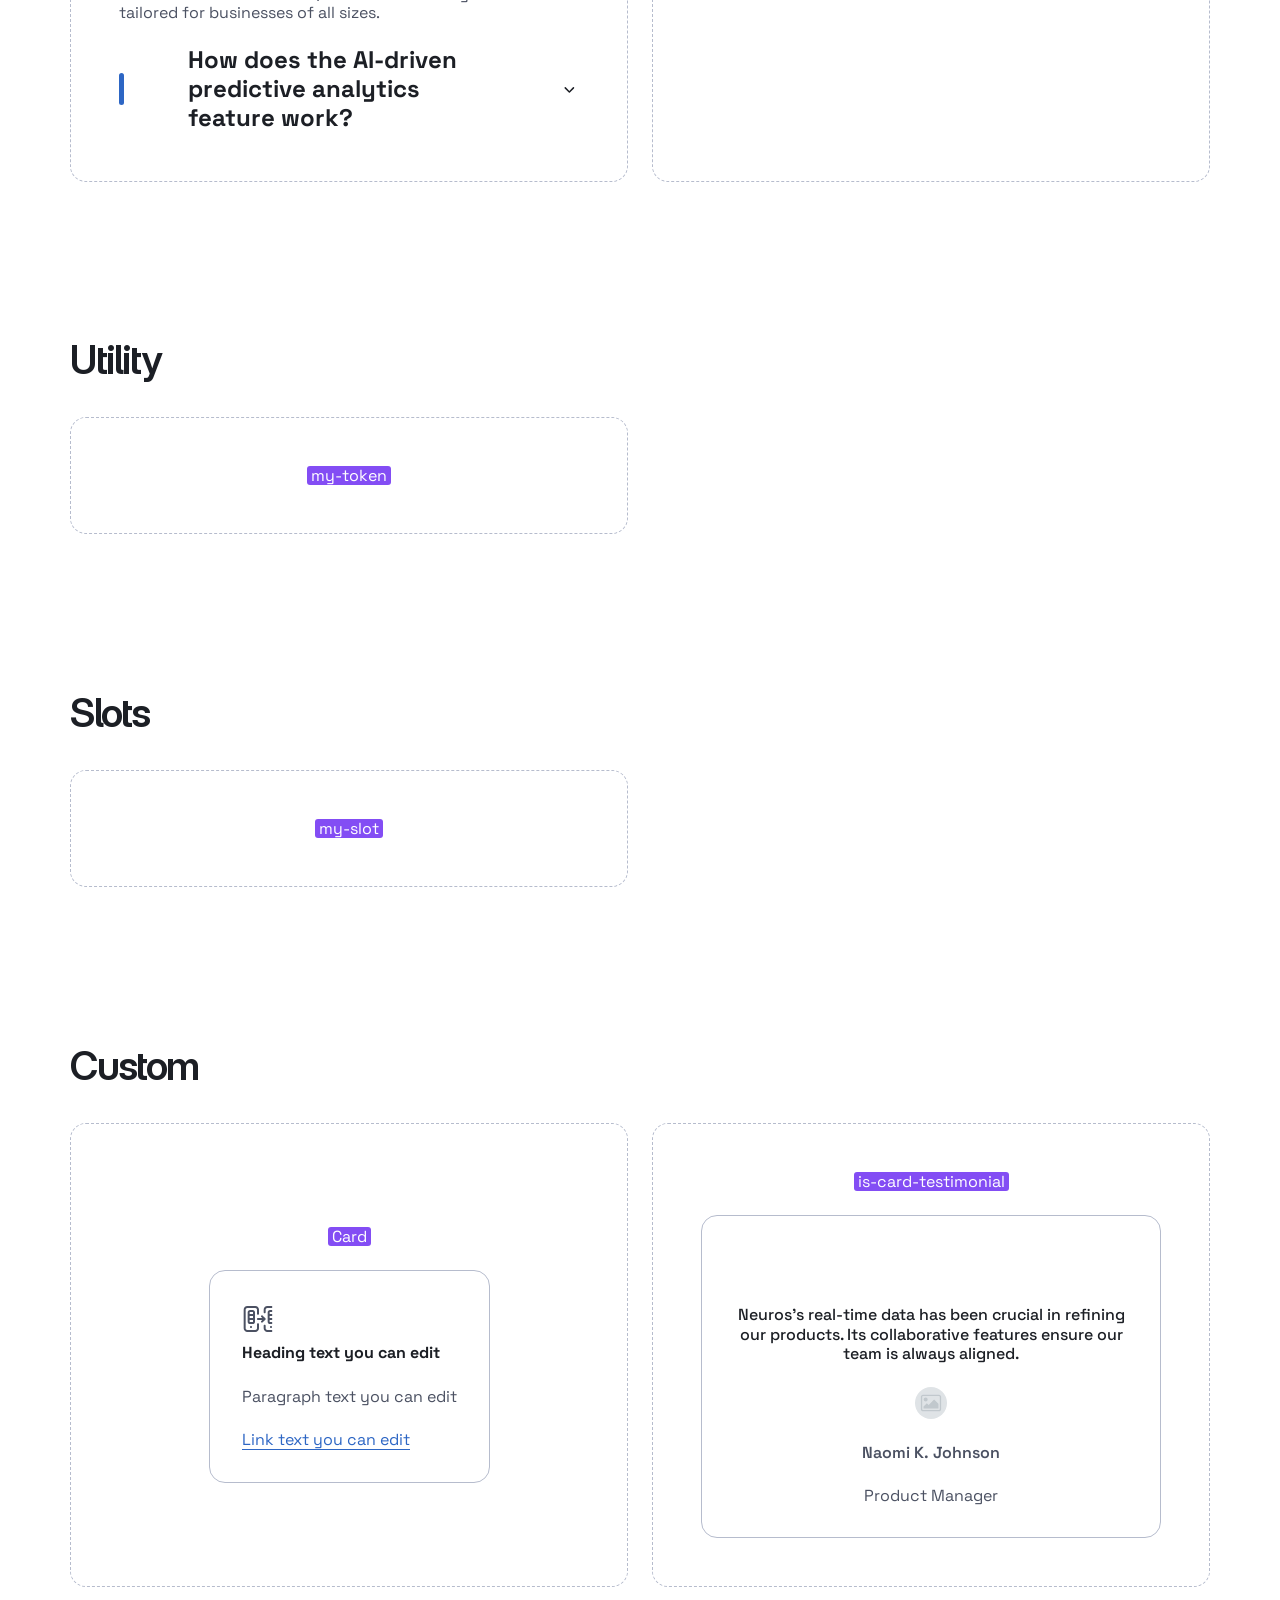
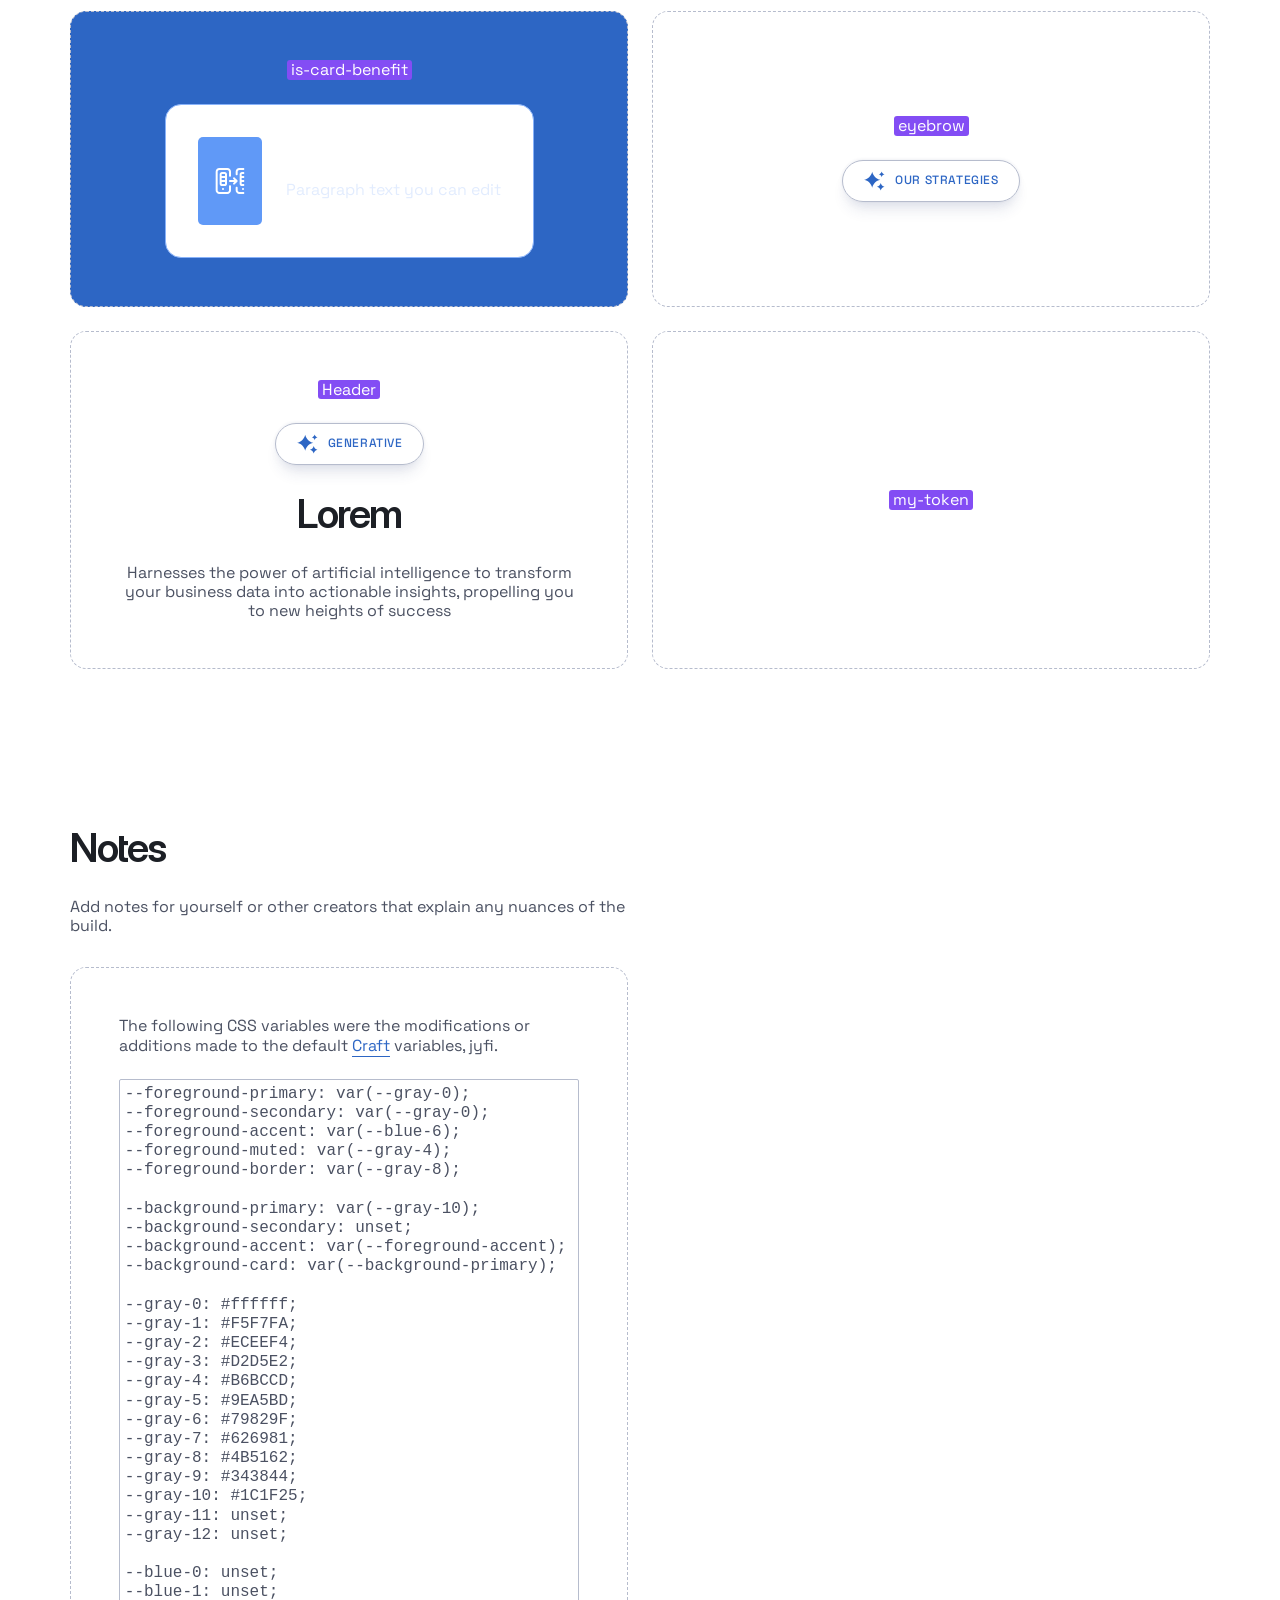
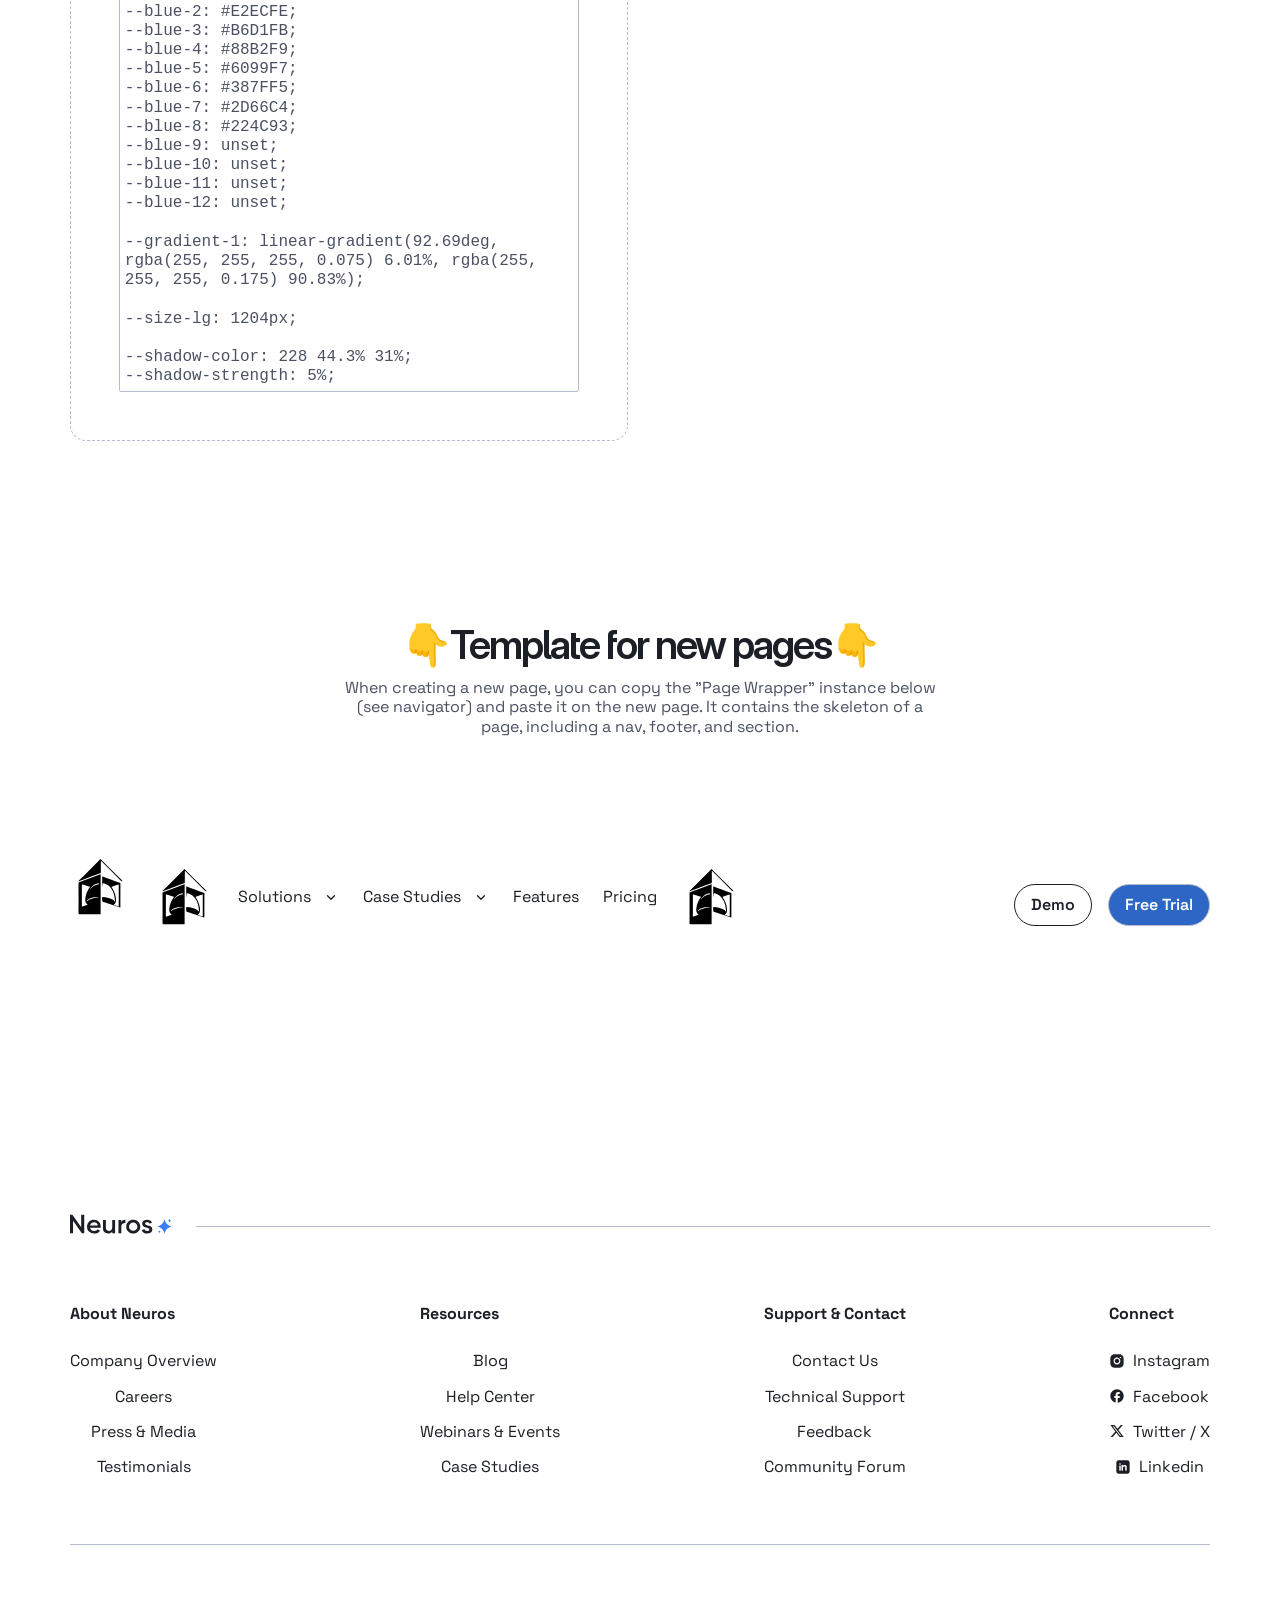
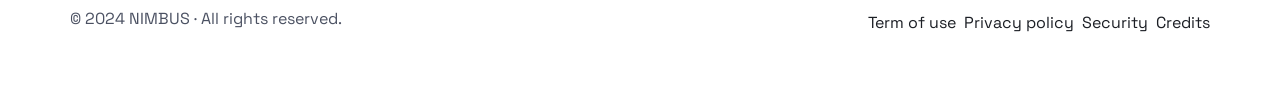
<file: style-guide/index.html>
<!doctype html>
<html
  lang="en"
  data-ws-project="1d086d7c-0c6e-4dec-8f69-092667832995"
  data-ws-last-published="2026-06-13T18:45:18.361Z"
>
  <head>
    <link
      rel="stylesheet"
      type="text/css"
      href="/assets/static/app_generated_index-6937cd5a.-C_SiwL_.css"
    />
    <meta charset="UTF-8" />
    <meta name="viewport" content="width=device-width,initial-scale=1" />
    <link
      rel="preload"
      as="image"
      imagesrcset="/assets/file_YA1Bua40_GV65nW8EDdCU.svg 16w, /assets/file_YA1Bua40_GV65nW8EDdCU.svg 32w, /assets/file_YA1Bua40_GV65nW8EDdCU.svg 48w, /assets/file_YA1Bua40_GV65nW8EDdCU.svg 64w, /assets/file_YA1Bua40_GV65nW8EDdCU.svg 96w, /assets/file_YA1Bua40_GV65nW8EDdCU.svg 128w, /assets/file_YA1Bua40_GV65nW8EDdCU.svg 256w, /assets/file_YA1Bua40_GV65nW8EDdCU.svg 384w, /assets/file_YA1Bua40_GV65nW8EDdCU.svg 640w, /assets/file_YA1Bua40_GV65nW8EDdCU.svg 750w, /assets/file_YA1Bua40_GV65nW8EDdCU.svg 828w, /assets/file_YA1Bua40_GV65nW8EDdCU.svg 1080w, /assets/file_YA1Bua40_GV65nW8EDdCU.svg 1200w"
      imagesizes="100vw"
    />
    <link rel="icon" href="/assets/file_YA1Bua40_GV65nW8EDdCU.svg" />
    <link
      rel="preload"
      href="/assets/SpaceGrotesk-VariableFont_wght_92Z2i9spNtfwrzeGeXHcE.ttf"
      as="font"
      crossorigin="anonymous"
    />
    <link
      rel="preload"
      href="/assets/InterDisplay-SemiBold_EZjylir0CF0aFqquaJVBA.woff2"
      as="font"
      crossorigin="anonymous"
    />
    <meta property="og:url" content="https://url/style-guide" />
    <meta property="og:title" content="Untitled" />
    <meta property="og:type" content="website" />
    <meta property="og:site_name" content="Landmark" />
    <meta name="robots" content="noindex, nofollow" />
    <meta property="twitter:card" content="summary_large_image" />
    <title>Untitled</title>
    <script type="application/ld+json">
      {
        "@context": "https://schema.org",
        "@type": "WebSite",
        "name": "Landmark"
      }
    </script>
  </head>
  <body id="top" class="w-body">
    <div
      class="w-box cpv6efc c15jorp4 cqdf4j1 ca0xin3 c15wov26 c9vbpot c6yjhq6 cmul90s c161i46q c1vjrk9g chopplv"
    >
      <div
        class="w-box c1y5gtuy ctwedid cfvgcej c259ibm ca0xin3 c1rlgl31 c15wov26 c9vbpot cr49k61 c1fp5aoy c6yjhq6 cciowao"
      >
        <div class="w-box c15wov26 c9vbpot c1n863ed c8yq6mq cauop7v">
          <h1
            class="w-heading c19rr8t3 c1amecmh c1e9izlp cc1w4m0 c60fuhg c1fxshi"
          >
            Style Guide
          </h1>
          <div class="w-text c1kxlxba cwjeyqj">Craft Version 1.0</div>
          <p class="w-paragraph cgzparl c1kxlxba">
            Here is the community style guide according to
            <a
              href="https://docs.webstudio.is/university/craft"
              target="_blank"
              class="w-rich-text-link c2qbx6y c145g7oo c1tdtvjs c1lwsw2w c1a8nmfc c1l9yz6r c7f16ef c1ixlfno c1ewgmvc cril9co c3w7r5r conzsho c1ql3se2 cud0e5k c1sqedn3 c1jyljze c1v82o3j cp8q3ji c1pnksm3 c1ld6zc0 c1d47ms1 c17ui0rs c1i9c5be cqcewuh cnf88g3 c3m48cn c1k38943"
              >Craft</a
            >, the recommended starting point for Webstudio Projects.
            <a
              href="https://docs.webstudio.is/university/foundations/css-variables"
              target="_blank"
              class="w-rich-text-link c2qbx6y c145g7oo c1tdtvjs c1lwsw2w c1a8nmfc c1l9yz6r c7f16ef c1ixlfno c1ewgmvc cril9co c3w7r5r conzsho c1ql3se2 cud0e5k c1sqedn3 c1jyljze c1v82o3j cp8q3ji c1pnksm3 c1ld6zc0 c1d47ms1 c17ui0rs c1i9c5be cqcewuh cnf88g3 c3m48cn c1k38943"
              >CSS variables</a
            >
            containing colors, sizes, and more are on the Global Root.
          </p>
        </div>
        <div
          id="layout"
          class="w-box c15wov26 c9vbpot c1ap139t c18l6n95 c6yjhq6"
        >
          <div class="w-box c15wov26 c9vbpot c1n863ed c8yq6mq cauop7v">
            <h2
              class="w-heading cl0htyc c1amecmh c1e9izlp cc1w4m0 c1lnn66g c1yohxd8 czeo1vq c1hyvknq c11mvelp"
            >
              Layout
            </h2>
          </div>
          <div class="w-box cpvydg0 c41slup cir0thx cqzz5ww c4naw3j">
            <div
              class="w-box c1p7gwu cz1nvml c1jxn1k4 c1859w47 c15wov26 c6yjhq6 cuwsqp1 cpv6efc c15jorp4 c1mlc4kf c1mup6t4 c19vmayk c186r584 c9vbpot c1f8rura c4k2rpr cqdf4j1 ca0xin3 cmul90s c161i46q c1vjrk9g ckpnoc8 chopplv"
            >
              <div
                class="w-text cuhoso9 ce1dmc8 c5vkeqg c1poii3h cu196q0 c1llrmko cipvnsm c19263sz cvuvh08 cjukua7"
              >
                section
              </div>
            </div>
            <div
              class="w-box c1p7gwu cz1nvml c1jxn1k4 c1859w47 c15wov26 ccanaxu cuwsqp1 c19vmayk c186r584 c9vbpot c1f8rura c4k2rpr ckpnoc8 cukqoz3"
            >
              <div
                class="w-text cuhoso9 ce1dmc8 c5vkeqg c1poii3h cu196q0 c1llrmko cipvnsm c19263sz cvuvh08 cjukua7"
              >
                section-small
              </div>
            </div>
            <div
              class="w-box c1p7gwu cz1nvml c1jxn1k4 c1859w47 c15wov26 c6yjhq6 cciowao ckv9hzh c13a8eri c259ibm cfvgcej c19vmayk c186r584 c9vbpot c1kzu74o c1wewjcp c1y5gtuy ctwedid ca0xin3 c1rlgl31 ckpnoc8"
            >
              <div
                class="w-text cuhoso9 ce1dmc8 c5vkeqg c1poii3h cu196q0 c1llrmko cipvnsm c19263sz cvuvh08 cjukua7"
              >
                container
              </div>
            </div>
            <div
              class="w-box c1p7gwu cz1nvml c1jxn1k4 c1859w47 cpvydg0 c1xal38c cuwsqp1 c19vmayk c186r584 c9vbpot cj6cf3e c10c0lh2 cungu31 cqdf4j1 c10quqt4 ckpnoc8 cukqoz3 ch9s07v cky5twr"
            >
              <div class="w-box c8b5qw0 cng1viv">
                <div
                  class="w-text cuhoso9 cnaxdqe crh25zg ce1dmc8 c5vkeqg cu1pvnx cr540aw cu196q0 c17tuecw c3um137 c1yk18vo cpegdhn c145jxex c186r584"
                >
                  grid
                </div>
              </div>
              <div class="w-box">
                <p class="w-paragraph">
                  Grid quickly provides the properties to create a grid. Once
                  added, switch over to Local and type in your template columns.
                </p>
              </div>
              <div class="w-box">
                <p class="w-paragraph">
                  Note, grid turns into flex on 767. This is because grid
                  children may use start/end columns and would require us to
                  reset each one manually on mobile. By setting the parent to
                  flex, those values are ignored.
                </p>
              </div>
            </div>
          </div>
        </div>
        <div
          id="colors"
          class="w-box c15wov26 c9vbpot c1ap139t c18l6n95 c6yjhq6"
        >
          <div class="w-box c15wov26 c9vbpot c1n863ed c8yq6mq cauop7v">
            <h2
              class="w-heading cl0htyc c1amecmh c1e9izlp cc1w4m0 c1lnn66g c1yohxd8 czeo1vq c1hyvknq c11mvelp"
            >
              Colors
            </h2>
            <p class="w-paragraph cwjeyqj c106mtwp">
              Change these values on the Global Root. It&#x27;s best practice to
              map semantic variables such as
              <span
                class="w-text-1 cbqnzuf cxqf6x9 c1pkccgo c1rroh2k c11u2lqd c5zd49s c2w6hj3 c1ow0w2l"
                >--foreground-primary</span
              >
              to another variable such as
              <span
                class="w-text-1 cbqnzuf cxqf6x9 c1pkccgo c1rroh2k c11u2lqd c5zd49s c2w6hj3 c1ow0w2l"
                >--gray-10</span
              >.
            </p>
          </div>
          <h3 class="w-heading c1dn7zc3 c1amecmh c1e9izlp cc1w4m0 c1lnn66g">
            Foreground
          </h3>
          <div class="w-box cpvydg0 cungu31 cir0thx cqzz5ww c4naw3j">
            <div
              class="w-box c1p7gwu cz1nvml c1jxn1k4 c1859w47 c15wov26 ccanaxu cuwsqp1 c19vmayk c186r584 c9vbpot c1f8rura c4k2rpr ckpnoc8 cukqoz3"
            >
              <div
                class="w-text c94ygwg ce1dmc8 c5vkeqg c1rsedu2 cu196q0 c1llrmko cipvnsm c19263sz cvuvh08 cjukua7 c1oumsud"
              >
                --foreground-primary
              </div>
              <div
                class="w-box c17wyvr0 c1hp1lcv c1rg3gx8 cdv1xmn c14czazn c6qgrpk c1jwcbap c1lnn66g cg4txpm"
              ></div>
            </div>
            <div
              class="w-box c1p7gwu cz1nvml c1jxn1k4 c1859w47 c15wov26 ccanaxu cuwsqp1 c19vmayk c186r584 c9vbpot c1f8rura c4k2rpr ckpnoc8 cukqoz3"
            >
              <div
                class="w-text c94ygwg ce1dmc8 c5vkeqg c1rsedu2 cu196q0 c1llrmko cipvnsm c19263sz cvuvh08 cjukua7 c1oumsud"
              >
                --foreground-secondary
              </div>
              <div
                class="w-box c17wyvr0 c1hp1lcv c1rg3gx8 cdv1xmn c14czazn c6qgrpk c1jwcbap ca2hi3t ckpnoc8"
              ></div>
            </div>
            <div
              class="w-box c1p7gwu cz1nvml c1jxn1k4 c1859w47 c15wov26 ccanaxu cuwsqp1 c19vmayk c186r584 c9vbpot c1f8rura c4k2rpr ckpnoc8 cukqoz3"
            >
              <div
                class="w-text c94ygwg ce1dmc8 c5vkeqg c1rsedu2 cu196q0 c1llrmko cipvnsm c19263sz cvuvh08 cjukua7 c1oumsud"
              >
                --foreground-accent
              </div>
              <div
                class="w-box c17wyvr0 c1hp1lcv c1rg3gx8 cdv1xmn c14czazn c6qgrpk c1jwcbap cuivlhx cg4txpm"
              ></div>
            </div>
            <div
              class="w-box c1p7gwu cz1nvml c1jxn1k4 c1859w47 c15wov26 ccanaxu cuwsqp1 c19vmayk c186r584 c9vbpot c1f8rura c4k2rpr ckpnoc8 cukqoz3"
            >
              <div
                class="w-text c94ygwg ce1dmc8 c5vkeqg c1rsedu2 cu196q0 c1llrmko cipvnsm c19263sz cvuvh08 cjukua7 c1oumsud"
              >
                --foreground-muted
              </div>
              <div
                class="w-box c17wyvr0 c1hp1lcv c1rg3gx8 cdv1xmn c14czazn c6qgrpk c1jwcbap c1qzbu4v cg4txpm"
              ></div>
            </div>
            <div
              class="w-box c1p7gwu cz1nvml c1jxn1k4 c1859w47 c15wov26 ccanaxu cuwsqp1 c19vmayk c186r584 c9vbpot c1f8rura c4k2rpr ckpnoc8 cukqoz3"
            >
              <div
                class="w-text c94ygwg ce1dmc8 c5vkeqg c1rsedu2 cu196q0 c1llrmko cipvnsm c19263sz cvuvh08 cjukua7 c1oumsud"
              >
                --foreground-border
              </div>
              <div
                class="w-box c17wyvr0 c1hp1lcv c1rg3gx8 cdv1xmn c14czazn c6qgrpk c1jwcbap c38hotd cg4txpm"
              ></div>
            </div>
          </div>
          <h3 class="w-heading c1dn7zc3 c1amecmh c1e9izlp cc1w4m0 c1lnn66g">
            Background
          </h3>
          <div class="w-box cpvydg0 cungu31 cir0thx cqzz5ww c4naw3j">
            <div
              class="w-box c1p7gwu cz1nvml c1jxn1k4 c1859w47 c15wov26 ccanaxu cuwsqp1 c19vmayk c186r584 c9vbpot c1f8rura c4k2rpr ckpnoc8 cukqoz3"
            >
              <div
                class="w-text c94ygwg ce1dmc8 c5vkeqg c1rsedu2 cu196q0 c1llrmko cipvnsm c19263sz cvuvh08 cjukua7 c1oumsud"
              >
                --background-primary
              </div>
              <div
                class="w-box c17wyvr0 c1hp1lcv c1rg3gx8 cdv1xmn c14czazn c6qgrpk c1jwcbap cx894oo ckpnoc8"
              ></div>
            </div>
            <div
              class="w-box c1p7gwu cz1nvml c1jxn1k4 c1859w47 c15wov26 ccanaxu cuwsqp1 c19vmayk c186r584 c9vbpot c1f8rura c4k2rpr ckpnoc8 cukqoz3"
            >
              <div
                class="w-text c94ygwg ce1dmc8 c5vkeqg c1rsedu2 cu196q0 c1llrmko cipvnsm c19263sz cvuvh08 cjukua7 c1oumsud"
              >
                --background-secondary
              </div>
              <div
                class="w-box c17wyvr0 c1hp1lcv c1rg3gx8 cdv1xmn c14czazn c6qgrpk c1jwcbap cr5woye cg4txpm"
              ></div>
            </div>
            <div
              class="w-box c1p7gwu cz1nvml c1jxn1k4 c1859w47 c15wov26 ccanaxu cuwsqp1 c19vmayk c186r584 c9vbpot c1f8rura c4k2rpr ckpnoc8 cukqoz3"
            >
              <div
                class="w-text c94ygwg ce1dmc8 c5vkeqg c1rsedu2 cu196q0 c1llrmko cipvnsm c19263sz cvuvh08 cjukua7 c1oumsud"
              >
                --background-accent
              </div>
              <div
                class="w-box c17wyvr0 c1hp1lcv c1rg3gx8 cdv1xmn c14czazn c6qgrpk c1jwcbap cetbkfi cg4txpm"
              ></div>
            </div>
            <div
              class="w-box c1p7gwu cz1nvml c1jxn1k4 c1859w47 c15wov26 ccanaxu cuwsqp1 c19vmayk c186r584 c9vbpot c1f8rura c4k2rpr ckpnoc8 cukqoz3"
            >
              <div
                class="w-text c94ygwg ce1dmc8 c5vkeqg c1rsedu2 cu196q0 c1llrmko cipvnsm c19263sz cvuvh08 cjukua7 c1oumsud"
              >
                --background-card
              </div>
              <div
                class="w-box c17wyvr0 c1hp1lcv c1rg3gx8 cdv1xmn c14czazn c6qgrpk c1jwcbap c1h5wb7y cg4txpm"
              ></div>
            </div>
          </div>
          <h3 class="w-heading c1dn7zc3 c1amecmh c1e9izlp cc1w4m0 c1lnn66g">
            Other
          </h3>
          <div class="w-box cpvydg0 cungu31 cir0thx cqzz5ww c4naw3j">
            <div
              class="w-box c1p7gwu cz1nvml c1jxn1k4 c1859w47 c15wov26 ccanaxu cuwsqp1 c19vmayk c186r584 c9vbpot c1f8rura c4k2rpr ckpnoc8 cukqoz3"
            >
              <div
                class="w-text c94ygwg ce1dmc8 c5vkeqg c1rsedu2 cu196q0 c1llrmko cipvnsm c19263sz cvuvh08 cjukua7 c1oumsud"
              >
                --focus-color
              </div>
              <div
                class="w-box c17wyvr0 c1hp1lcv c1rg3gx8 cdv1xmn c14czazn c6qgrpk c1jwcbap c1hdvca7 cg4txpm"
              ></div>
            </div>
          </div>
        </div>
        <div
          id="links-buttons"
          class="w-box c15wov26 c9vbpot c1ap139t c18l6n95 c6yjhq6"
        >
          <div class="w-box c15wov26 c9vbpot c1n863ed c8yq6mq cauop7v">
            <h2
              class="w-heading cl0htyc c1amecmh c1e9izlp cc1w4m0 c1lnn66g c1yohxd8 czeo1vq c1hyvknq c11mvelp"
            >
              Buttons and Links
            </h2>
          </div>
          <div class="w-box cpvydg0 cungu31 cir0thx cqzz5ww c4naw3j">
            <div
              class="w-box c1p7gwu cz1nvml c1jxn1k4 c1859w47 c15wov26 c186wlez cciowao c19vmayk c186r584 c9vbpot c11kghab c1xptikc ckpnoc8 cukqoz3"
            >
              <div
                class="w-text cuhoso9 ce1dmc8 c5vkeqg c1poii3h cu196q0 c1llrmko cipvnsm c19263sz cvuvh08 cjukua7"
              >
                button-group
              </div>
              <div
                class="w-box c15wov26 ccanaxu cciowao c1xx3z4d c1if2mbw c1mes1tv c1slub3s"
              >
                <a
                  class="w-link c2fd0lt cg91gp7 c1fpz5b3 c15mi0k5 c1oaqx cwibe83 c1ca92e1 c1tyaka9 cj7gr7e ck035eq c1tdtvjs civrtzc c1i6u13o ccanaxu cuwsqp1 c1b8w41a co0w7fv cenyxpi cr2scuh c1xkwx08 c1oq165c c109utof c18lgl46 c1avlqgn c1w6of0i c45gf4w cu196q0 c74b11g cp8q3ji c1pnksm3 c14kc0uq c1vgen9b c1w68d12 c3m48cn c1k38943"
                  href="#"
                  ><span class="w-text">button</span></a
                ><a
                  class="w-link c1skvvzi cs9dmk2 c1fpz5b3 c15mi0k5 c1oaqx cwibe83 c1ca92e1 c1tyaka9 cj7gr7e ck035eq c1tdtvjs civrtzc c1i6u13o ccanaxu cuwsqp1 c1b8w41a co0w7fv cenyxpi cr2scuh c1xkwx08 c1oq165c c109utof c18lgl46 c1avlqgn c1w6of0i c45gf4w cu196q0 cq6rseo cp8q3ji c1pnksm3 c14kc0uq c1vgen9b c1w68d12 c3m48cn c1k38943"
                  href="#"
                  ><div class="w-html-embed c1i6u13o ct6xi25 c1v15jmv">
                    <svg
                      width="100%"
                      height="100%"
                      viewBox="0 0 25 24"
                      fill="none"
                      xmlns="http://www.w3.org/2000/svg"
                    >
                      <path
                        d="M17.0162 10.9046C17.6613 11.4683 17.6613 12.5317 17.0162 13.0954L10.6215 18.6843C9.76962 19.4287 8.5 18.7732 8.5 17.5889L8.5 6.41112C8.5 5.22681 9.76962 4.57126 10.6215 5.31574L17.0162 10.9046Z"
                        fill="currentColor"
                      ></path>
                    </svg>
                  </div>
                  <span class="w-text">is-button-secondary</span></a
                >
              </div>
            </div>
            <div
              class="w-box c1p7gwu cz1nvml c1jxn1k4 c1859w47 c15wov26 c186wlez cciowao c19vmayk c186r584 c9vbpot c11kghab c1xptikc ckpnoc8 cukqoz3"
            >
              <div
                class="w-text cuhoso9 ce1dmc8 c5vkeqg c1poii3h cu196q0 c1llrmko cipvnsm c19263sz cvuvh08 cjukua7"
              >
                link
              </div>
              <a
                class="w-link c2qbx6y c145g7oo c1tdtvjs c1lwsw2w c1a8nmfc c1l9yz6r c7f16ef c1ixlfno c1ewgmvc cril9co c3w7r5r conzsho c1ql3se2 cud0e5k c1sqedn3 c1jyljze c1v82o3j cp8q3ji c1pnksm3 c1ld6zc0 c1d47ms1 c17ui0rs c1i9c5be cqcewuh cnf88g3 c3m48cn c1k38943"
                href="#"
                >Link text you can edit</a
              ><a
                class="w-link c1lnn66g c1i6u13o c1tdtvjs c1lwsw2w c1a8nmfc c1l9yz6r c7f16ef c1ixlfno c1ewgmvc c1f1r4bb cyp6dig c1ei055y cg9t561 cud0e5k c1sqedn3 c1jyljze c1v82o3j ccanaxu cuwsqp1 c1b8w41a co0w7fv cs9dmk2 c1dq3r5 cq1libe c1ahkfac cnv3kpj c1tv1qvx c7oeyb0 c1uxm0fa cp8q3ji c1pnksm3 c1ld6zc0 cezf5ri c17ui0rs c1i9c5be cqcewuh cnf88g3 c189r9yc c3m48cn c1k38943 c1x04dmp"
                href="#"
                >is-link-nav</a
              ><a
                class="w-link c1lnn66g c1i6u13o c1tdtvjs c1lwsw2w c1a8nmfc c1l9yz6r c7f16ef c1ixlfno c1ewgmvc c1f1r4bb cyp6dig c1ei055y cg9t561 cud0e5k c1sqedn3 c1jyljze c1v82o3j ccanaxu cuwsqp1 c1b8w41a co0w7fv cs9dmk2 c1dq3r5 cq1libe c1ahkfac cnv3kpj c1tv1qvx c7oeyb0 c1uxm0fa cp8q3ji c1pnksm3 c1ld6zc0 cezf5ri c17ui0rs c1i9c5be cqcewuh cnf88g3 c189r9yc c3m48cn c1k38943 c1x04dmp"
                href="#"
                ><div class="w-html-embed c1i6u13o ct6xi25 c1v15jmv">
                  <svg
                    width="100%"
                    height="100%"
                    viewBox="0 0 18 18"
                    fill="none"
                    xmlns="http://www.w3.org/2000/svg"
                  >
                    <path
                      d="M16.5376 9.0188C16.5376 4.86842 13.1692 1.5 9.0188 1.5C4.86842 1.5 1.5 4.86842 1.5 9.0188C1.5 12.6579 4.08647 15.688 7.51504 16.3872V11.2744H6.01128V9.0188H7.51504V7.1391C7.51504 5.68797 8.69549 4.50752 10.1466 4.50752H12.0263V6.76316H10.5226C10.109 6.76316 9.77068 7.1015 9.77068 7.51504V9.0188H12.0263V11.2744H9.77068V16.5C13.5677 16.1241 16.5376 12.9211 16.5376 9.0188Z"
                      fill="currentColor"
                    ></path>
                  </svg>
                </div>
                <span class="w-text">is-link-nav</span></a
              >
            </div>
          </div>
        </div>
        <div
          id="elements"
          class="w-box c15wov26 c9vbpot c1ap139t c18l6n95 c6yjhq6"
        >
          <div class="w-box c15wov26 c9vbpot c1n863ed c8yq6mq cauop7v">
            <h2
              class="w-heading cl0htyc c1amecmh c1e9izlp cc1w4m0 c1lnn66g c1yohxd8 czeo1vq c1hyvknq c11mvelp"
            >
              Elements
            </h2>
          </div>
          <div class="w-box c15wov26 c9vbpot c1n863ed c8yq6mq">
            <div
              class="w-text cuhoso9 ce1dmc8 c5vkeqg c1poii3h cu196q0 c1llrmko cipvnsm c19263sz cvuvh08 cjukua7"
            >
              heading-1|2|3|4|5|6
            </div>
            <h1
              class="w-heading c19rr8t3 c1amecmh c1e9izlp cc1w4m0 c60fuhg c1fxshi"
            >
              Heading 1 text <br />you can edit
            </h1>
            <h1
              class="w-heading cl0htyc c1amecmh c1e9izlp cc1w4m0 c1lnn66g c1yohxd8 czeo1vq c1hyvknq c11mvelp"
            >
              Heading 2 text <br />you can edit
            </h1>
            <h1 class="w-heading c1dn7zc3 c1amecmh c1e9izlp cc1w4m0 c1lnn66g">
              Heading 3 text <br />you can edit
            </h1>
            <h1 class="w-heading c1r5l10g c1amecmh c1e9izlp cc1w4m0 c1lnn66g">
              Heading 4 text <br />you can edit
            </h1>
            <h1
              class="w-heading c1kxlxba civrtzc c1e9izlp c1n7kpmv c1lnn66g c11mvelp"
            >
              Heading 5 text <br />you can edit
            </h1>
            <h1 class="w-heading c1g1irk1 c1amecmh c1e9izlp cc1w4m0 c1lnn66g">
              Heading 6 text <br />you can edit
            </h1>
            <p class="w-paragraph">
              Paragraph
              <a
                class="w-rich-text-link c2qbx6y c145g7oo c1tdtvjs c1lwsw2w c1a8nmfc c1l9yz6r c7f16ef c1ixlfno c1ewgmvc cril9co c3w7r5r conzsho c1ql3se2 cud0e5k c1sqedn3 c1jyljze c1v82o3j cp8q3ji c1pnksm3 c1ld6zc0 c1d47ms1 c17ui0rs c1i9c5be cqcewuh cnf88g3 c3m48cn c1k38943"
                href="#"
                >text you</a
              >
              can edit<br />that spans multiple lines
            </p>
            <blockquote
              class="w-blockquote cc1w4m0 c1sdtabv cn8zzj6 ceq9482 cog30mt"
            >
              <span
                class="w-text-1 cuhoso9 ce1dmc8 c5vkeqg c1poii3h cu196q0 c1llrmko cipvnsm c19263sz cvuvh08 cjukua7"
                >blockquote</span
              >
              text you can edit
            </blockquote>
            <div
              class="w-text cuhoso9 ce1dmc8 c5vkeqg c1poii3h cu196q0 c1llrmko cipvnsm c19263sz cvuvh08 cjukua7"
            >
              list
            </div>
            <ul class="w-list cc1w4m0">
              <li class="w-list-item">
                <span
                  class="w-text-1 cuhoso9 ce1dmc8 c5vkeqg c1poii3h cu196q0 c1llrmko cipvnsm c19263sz cvuvh08 cjukua7"
                  >list-item</span
                >
                text you can edit
              </li>
              <li class="w-list-item">List Item text you can edit</li>
              <li class="w-list-item">List Item text you can edit</li>
            </ul>
            <div
              class="w-text cuhoso9 ce1dmc8 c5vkeqg c1poii3h cu196q0 c1llrmko cipvnsm c19263sz cvuvh08 cjukua7"
            >
              separator
            </div>
            <hr class="w-separator c177yw87 ca0xin3 c1e9izlp cc1w4m0" />
            <div
              class="w-text cuhoso9 ce1dmc8 c5vkeqg c1poii3h cu196q0 c1llrmko cipvnsm c19263sz cvuvh08 cjukua7"
            >
              code
            </div>
            <code
              lang=""
              class="w-code-text cbqnzuf cxqf6x9 c1pkccgo c1rroh2k c11u2lqd c5zd49s c2w6hj3 c1ow0w2l"
              >console.log(&quot;Hello World&quot;);</code
            >
          </div>
        </div>
        <div
          id="forms"
          class="w-box c15wov26 c9vbpot c1ap139t c18l6n95 c6yjhq6"
        >
          <div class="w-box c15wov26 c9vbpot c1n863ed c8yq6mq cauop7v">
            <h2
              class="w-heading cl0htyc c1amecmh c1e9izlp cc1w4m0 c1lnn66g c1yohxd8 czeo1vq c1hyvknq c11mvelp"
            >
              Forms
            </h2>
          </div>
          <div class="w-box cpvydg0 cungu31 cir0thx cqzz5ww c4naw3j">
            <div
              class="w-box c1p7gwu cz1nvml c1jxn1k4 c1859w47 c15wov26 ccanaxu cuwsqp1 c19vmayk c186r584 c9vbpot c1f8rura c4k2rpr ckpnoc8 cukqoz3"
            >
              <div
                class="w-text cuhoso9 ce1dmc8 c5vkeqg c1poii3h cu196q0 c1llrmko cipvnsm c19263sz cvuvh08 cjukua7"
              >
                my-token
              </div>
            </div>
          </div>
        </div>
        <div
          id="radix"
          class="w-box c15wov26 c9vbpot c1ap139t c18l6n95 c6yjhq6"
        >
          <div class="w-box c15wov26 c9vbpot c1n863ed c8yq6mq cauop7v">
            <h2
              class="w-heading cl0htyc c1amecmh c1e9izlp cc1w4m0 c1lnn66g c1yohxd8 czeo1vq c1hyvknq c11mvelp"
            >
              Radix
            </h2>
          </div>
          <div class="w-box cpvydg0 cungu31 cir0thx cqzz5ww c4naw3j">
            <div
              class="w-box c1p7gwu cz1nvml c1jxn1k4 c1859w47 c15wov26 ccanaxu cuwsqp1 c19vmayk c186r584 c9vbpot c1f8rura c4k2rpr ckpnoc8 cukqoz3"
            >
              <div
                class="w-text cuhoso9 ce1dmc8 c5vkeqg c1poii3h cu196q0 c1llrmko cipvnsm c19263sz cvuvh08 cjukua7"
              >
                Accordion
              </div>
              <div
                class="w-accordion ca0xin3 c15wov26 c9vbpot c1n863ed c8yq6mq cgzparl"
                data-orientation="vertical"
              >
                <div
                  data-state="open"
                  data-orientation="vertical"
                  data-ws-index="0"
                  class="w-item"
                >
                  <h3
                    data-orientation="vertical"
                    data-state="open"
                    class="w-item-header"
                  >
                    <button
                      type="button"
                      aria-controls="radix-:R1cpqm:"
                      aria-expanded="true"
                      data-state="open"
                      data-orientation="vertical"
                      id="radix-:Rcpqm:"
                      class="w-item-trigger c19vmayk c1aa03kv cowgl8j cohim7t c15wov26 chwz02u ccanaxu c77hrx0 cq1libe c1dq3r5 c1f1r4bb cyp6dig c1ei055y cg9t561 c25muhi c1o83613 ca0xin3 c45gf4w c60fuhg c5pg6t6 c15fy44s c1xr5698 c1vtbx6z ccebix2 c1xha3pc cp8q3ji c1pnksm3 c14kc0uq c3m48cn c1k38943"
                      data-radix-collection-item=""
                    >
                      <div
                        class="w-box cf77jwa c7e15u5 cmx81n0 c1i6u13o c1jgectr c10ejo0o cllhkk0 c5r72b5 c145jxex c186r584"
                      ></div>
                      <h3 class="w-heading">
                        What is Neuros and how does it differ from other
                        analytics platforms?
                      </h3>
                      <div
                        class="w-box cc0bakx ct6xi25 c145jxex c1v15jmv c1eh85vd c1u4qls7 c1mucm95 c17skwfs c1ov2tmq c186r584 ctwedid"
                      >
                        <div class="w-html-embed">
                          <svg
                            xmlns="http://www.w3.org/2000/svg"
                            viewBox="0 0 16 16"
                            fill="currentColor"
                            width="100%"
                            height="100%"
                            style="display: block"
                          >
                            <path
                              d="M4.04 6.284a.65.65 0 0 1 .92.001L8 9.335l3.04-3.05a.65.65 0 1 1 .921.918l-3.5 3.512a.65.65 0 0 1-.921 0L4.039 7.203a.65.65 0 0 1 .001-.92Z"
                            />
                          </svg>
                        </div>
                      </div>
                    </button>
                  </h3>
                  <div
                    data-state="open"
                    id="radix-:R1cpqm:"
                    role="region"
                    aria-labelledby="radix-:Rcpqm:"
                    data-orientation="vertical"
                    data-ani="expand"
                    class="w-item-content"
                    style="
                      --radix-accordion-content-height: var(
                        --radix-collapsible-content-height
                      );
                      --radix-accordion-content-width: var(
                        --radix-collapsible-content-width
                      );
                    "
                  >
                    <div
                      class="w-box c5z189w c15wov26 c9vbpot c1n863ed c8yq6mq"
                    >
                      <span class="w-text"
                        >Neuros is an AI-powered business analytics platform
                        designed to provide real-time insights, predictive
                        analytics, and seamless integrations with various tools.
                        Unlike traditional analytics platforms, Neuros harnesses
                        the power of artificial intelligence to offer more
                        accurate forecasts, customizable dashboards, and a
                        user-friendly interface tailored for businesses of all
                        sizes.</span
                      >
                    </div>
                  </div>
                </div>
                <div
                  data-state="closed"
                  data-orientation="vertical"
                  data-ws-index="1"
                  class="w-item"
                >
                  <h3
                    data-orientation="vertical"
                    data-state="closed"
                    class="w-item-header"
                  >
                    <button
                      type="button"
                      aria-controls="radix-:R1kpqm:"
                      aria-expanded="false"
                      data-state="closed"
                      data-orientation="vertical"
                      id="radix-:Rkpqm:"
                      class="w-item-trigger c19vmayk c1aa03kv cowgl8j cohim7t c15wov26 chwz02u ccanaxu c77hrx0 cq1libe c1dq3r5 c1f1r4bb cyp6dig c1ei055y cg9t561 c25muhi c1o83613 ca0xin3 c45gf4w c60fuhg c5pg6t6 c15fy44s c1xr5698 c1vtbx6z ccebix2 c1xha3pc cp8q3ji c1pnksm3 c14kc0uq c3m48cn c1k38943"
                      data-radix-collection-item=""
                    >
                      <div
                        class="w-box cf77jwa c7e15u5 cmx81n0 c1i6u13o c1jgectr c10ejo0o cllhkk0 c5r72b5 c145jxex c186r584"
                      ></div>
                      <h3
                        class="w-heading c1dn7zc3 c1amecmh c1e9izlp cc1w4m0 c1lnn66g"
                      >
                        How does the AI-driven predictive analytics feature
                        work?
                      </h3>
                      <div
                        class="w-box cc0bakx ct6xi25 c145jxex c1v15jmv c1eh85vd c1u4qls7 c1mucm95 c17skwfs c1ov2tmq c186r584 ctwedid"
                      >
                        <div class="w-html-embed">
                          <svg
                            xmlns="http://www.w3.org/2000/svg"
                            viewBox="0 0 16 16"
                            fill="currentColor"
                            width="100%"
                            height="100%"
                            style="display: block"
                          >
                            <path
                              d="M4.04 6.284a.65.65 0 0 1 .92.001L8 9.335l3.04-3.05a.65.65 0 1 1 .921.918l-3.5 3.512a.65.65 0 0 1-.921 0L4.039 7.203a.65.65 0 0 1 .001-.92Z"
                            />
                          </svg>
                        </div>
                      </div>
                    </button>
                  </h3>
                  <div
                    data-state="closed"
                    id="radix-:R1kpqm:"
                    hidden=""
                    role="region"
                    aria-labelledby="radix-:Rkpqm:"
                    data-orientation="vertical"
                    data-ani="expand"
                    class="w-item-content"
                    style="
                      --radix-accordion-content-height: var(
                        --radix-collapsible-content-height
                      );
                      --radix-accordion-content-width: var(
                        --radix-collapsible-content-width
                      );
                    "
                  ></div>
                </div>
              </div>
            </div>
            <div
              class="w-box c1p7gwu cz1nvml c1jxn1k4 c1859w47 c15wov26 ccanaxu cuwsqp1 c19vmayk c186r584 c9vbpot c1f8rura c4k2rpr ckpnoc8 cukqoz3"
            >
              <div
                class="w-text cuhoso9 ce1dmc8 c5vkeqg c1poii3h cu196q0 c1llrmko cipvnsm c19263sz cvuvh08 cjukua7"
              >
                my-token
              </div>
            </div>
          </div>
        </div>
        <div
          id="utility"
          class="w-box c15wov26 c9vbpot c1ap139t c18l6n95 c6yjhq6"
        >
          <div class="w-box c15wov26 c9vbpot c1n863ed c8yq6mq cauop7v">
            <h2
              class="w-heading cl0htyc c1amecmh c1e9izlp cc1w4m0 c1lnn66g c1yohxd8 czeo1vq c1hyvknq c11mvelp"
            >
              Utility
            </h2>
          </div>
          <div class="w-box cpvydg0 cungu31 cir0thx cqzz5ww c4naw3j">
            <div
              class="w-box c1p7gwu cz1nvml c1jxn1k4 c1859w47 c15wov26 ccanaxu cuwsqp1 c19vmayk c186r584 c9vbpot c1f8rura c4k2rpr ckpnoc8 cukqoz3"
            >
              <div
                class="w-text cuhoso9 ce1dmc8 c5vkeqg c1poii3h cu196q0 c1llrmko cipvnsm c19263sz cvuvh08 cjukua7"
              >
                my-token
              </div>
            </div>
          </div>
        </div>
        <div
          id="slots"
          class="w-box c15wov26 c9vbpot c1ap139t c18l6n95 c6yjhq6"
        >
          <div class="w-box c15wov26 c9vbpot c1n863ed c8yq6mq cauop7v">
            <h2
              class="w-heading cl0htyc c1amecmh c1e9izlp cc1w4m0 c1lnn66g c1yohxd8 czeo1vq c1hyvknq c11mvelp"
            >
              Slots
            </h2>
          </div>
          <div class="w-box cpvydg0 cungu31 cir0thx cqzz5ww c4naw3j">
            <div
              class="w-box c1p7gwu cz1nvml c1jxn1k4 c1859w47 c15wov26 ccanaxu cuwsqp1 c19vmayk c186r584 c9vbpot c1f8rura c4k2rpr ckpnoc8 cukqoz3"
            >
              <div
                class="w-text cuhoso9 ce1dmc8 c5vkeqg c1poii3h cu196q0 c1llrmko cipvnsm c19263sz cvuvh08 cjukua7"
              >
                my-slot
              </div>
            </div>
          </div>
        </div>
        <div
          id="custom"
          class="w-box c15wov26 c9vbpot c1ap139t c18l6n95 c6yjhq6"
        >
          <div class="w-box c15wov26 c9vbpot c1n863ed c8yq6mq cauop7v">
            <h2
              class="w-heading cl0htyc c1amecmh c1e9izlp cc1w4m0 c1lnn66g c1yohxd8 czeo1vq c1hyvknq c11mvelp"
            >
              Custom
            </h2>
          </div>
          <div class="w-box cpvydg0 cungu31 cir0thx cqzz5ww c4naw3j">
            <div
              class="w-box c1p7gwu cz1nvml c1jxn1k4 c1859w47 c15wov26 ccanaxu cuwsqp1 c19vmayk c186r584 c9vbpot c1f8rura c4k2rpr ckpnoc8 cukqoz3"
            >
              <div
                class="w-text cuhoso9 ce1dmc8 c5vkeqg c1poii3h cu196q0 c1llrmko cipvnsm c19263sz cvuvh08 cjukua7"
              >
                Card
              </div>
              <div
                class="w-box c15wov26 c9vbpot c1n863ed c8yq6mq chwz02u c1uaty07 c1tnm35q cfbeh5 c1d8oa30 ck5rdny cof9r90 c1xh6n3i"
              >
                <div
                  class="w-box c15wov26 c186wlez cuwsqp1 c1e4bhmr c59qywy c77hrx0 c9vbpot"
                >
                  <div
                    class="w-html-embed c1i6u13o c1e6d8cb c103squa c1rg3gx8 cdv1xmn c14czazn c6qgrpk"
                  >
                    <svg
                      width="100%"
                      height="100%"
                      viewBox="0 0 32 32"
                      fill="none"
                      xmlns="http://www.w3.org/2000/svg"
                    >
                      <path
                        fill-rule="evenodd"
                        clip-rule="evenodd"
                        d="M3.66663 6.66667C3.66663 5.74619 4.41282 5 5.33329 5H13.3333C14.2538 5 15 5.74619 15 6.66667V10.6667C15 11.219 15.4477 11.6667 16 11.6667C16.5522 11.6667 17 11.219 17 10.6667V6.66667C17 4.64162 15.3583 3 13.3333 3H5.33329C3.30825 3 1.66663 4.64162 1.66663 6.66667V25.3333C1.66663 27.3584 3.30825 29 5.33329 29H13.3333C15.3583 29 17 27.3584 17 25.3333V21.3333C17 20.781 16.5522 20.3333 16 20.3333C15.4477 20.3333 15 20.781 15 21.3333V25.3333C15 26.2538 14.2538 27 13.3333 27H5.33329C4.41282 27 3.66663 26.2538 3.66663 25.3333V6.66667ZM5.66663 9.33333C5.66663 8.04467 6.7113 7 7.99996 7H10.6666C11.9553 7 13 8.04467 13 9.33333V12V16V18.6667C13 19.9553 11.9553 21 10.6666 21H7.99996C6.71129 21 5.66663 19.9553 5.66663 18.6667V16V12V9.33333ZM11 9.33333V11H7.66663V9.33333C7.66663 9.14924 7.81586 9 7.99996 9H10.6666C10.8507 9 11 9.14924 11 9.33333ZM11 13H7.66663V15H11V13ZM7.66663 17V18.6667C7.66663 18.8508 7.81586 19 7.99996 19H10.6666C10.8507 19 11 18.8508 11 18.6667V17H7.66663ZM25.6666 9.33333C25.6666 8.04467 26.7113 7 28 7H29.3333C29.8856 7 30.3333 7.44772 30.3333 8C30.3333 8.55228 29.8856 9 29.3333 9H28C27.8159 9 27.6666 9.14924 27.6666 9.33333V11H29.3333C29.8856 11 30.3333 11.4477 30.3333 12C30.3333 12.5523 29.8856 13 29.3333 13H27.6666V15H29.3333C29.8856 15 30.3333 15.4477 30.3333 16C30.3333 16.5523 29.8856 17 29.3333 17H27.6666V18.6667C27.6666 18.8508 27.8159 19 28 19H29.3333C29.8856 19 30.3333 19.4477 30.3333 20C30.3333 20.5523 29.8856 21 29.3333 21H28C26.7113 21 25.6666 19.9553 25.6666 18.6667V16V12V9.33333ZM28.2995 23.2862C28.69 22.8957 29.3232 22.8957 29.7137 23.2862L29.7204 23.2929C30.1109 23.6834 30.1109 24.3166 29.7204 24.7071L29.7137 24.7138C29.3232 25.1043 28.69 25.1043 28.2995 24.7138L28.2929 24.7071C27.9023 24.3166 27.9023 23.6834 28.2929 23.2929L28.2995 23.2862ZM9.71373 23.2862C9.32321 22.8957 8.69004 22.8957 8.29952 23.2862L8.29285 23.2929C7.90233 23.6834 7.90233 24.3166 8.29285 24.7071L8.29952 24.7138C8.69004 25.1043 9.32321 25.1043 9.71373 24.7138L9.7204 24.7071C10.1109 24.3166 10.1109 23.6834 9.7204 23.2929L9.71373 23.2862ZM15 16C15 15.4477 15.4477 15 16 15H20.2524L19.2929 14.0404C18.9023 13.6499 18.9023 13.0168 19.2929 12.6262C19.6834 12.2357 20.3165 12.2357 20.7071 12.6262L23.3737 15.2929C23.7643 15.6834 23.7643 16.3166 23.3737 16.7071L20.7071 19.3738C20.3165 19.7643 19.6834 19.7643 19.2929 19.3738C18.9023 18.9832 18.9023 18.3501 19.2929 17.9596L20.2524 17H16C15.4477 17 15 16.5523 15 16ZM25.3333 5C24.4128 5 23.6666 5.74619 23.6666 6.66667V9.33333C23.6666 9.88562 23.2189 10.3333 22.6666 10.3333C22.1143 10.3333 21.6666 9.88562 21.6666 9.33333V6.66667C21.6666 4.64162 23.3082 3 25.3333 3H29.3333C29.8856 3 30.3333 3.44772 30.3333 4C30.3333 4.55228 29.8856 5 29.3333 5H25.3333ZM23.6666 22.6667C23.6666 22.1144 23.2189 21.6667 22.6666 21.6667C22.1143 21.6667 21.6666 22.1144 21.6666 22.6667V25.3333C21.6666 27.3584 23.3082 29 25.3333 29H29.3333C29.8856 29 30.3333 28.5523 30.3333 28C30.3333 27.4477 29.8856 27 29.3333 27H25.3333C24.4128 27 23.6666 26.2538 23.6666 25.3333V22.6667Z"
                        fill="currentColor"
                      ></path>
                    </svg>
                  </div>
                  <h3
                    class="w-heading c1r5l10g c1amecmh c1e9izlp cc1w4m0 c1lnn66g"
                  >
                    Heading text you can edit
                  </h3>
                </div>
                <div
                  class="w-box c15wov26 c9vbpot c1n863ed c8yq6mq c186wlez cciowao"
                >
                  <p class="w-paragraph">Paragraph text you can edit</p>
                </div>
                <div
                  class="w-box c15wov26 c9vbpot c1n863ed c8yq6mq c186wlez cciowao"
                >
                  <a
                    class="w-link c2qbx6y c145g7oo c1tdtvjs c1lwsw2w c1a8nmfc c1l9yz6r c7f16ef c1ixlfno c1ewgmvc cril9co c3w7r5r conzsho c1ql3se2 cud0e5k c1sqedn3 c1jyljze c1v82o3j cp8q3ji c1pnksm3 c1ld6zc0 c1d47ms1 c17ui0rs c1i9c5be cqcewuh cnf88g3 c3m48cn c1k38943"
                    href="#"
                    >Link text you can edit</a
                  >
                </div>
              </div>
            </div>
            <div
              class="w-box c1p7gwu cz1nvml c1jxn1k4 c1859w47 c15wov26 ccanaxu cuwsqp1 c19vmayk c186r584 c9vbpot c1f8rura c4k2rpr ckpnoc8 cukqoz3"
            >
              <div
                class="w-text cuhoso9 ce1dmc8 c5vkeqg c1poii3h cu196q0 c1llrmko cipvnsm c19263sz cvuvh08 cjukua7"
              >
                is-card-testimonial
              </div>
              <div
                class="w-box c15wov26 c9vbpot c1n863ed c8yq6mq chwz02u cpv6efc c259ibm c2f6qi2 cfvgcej c1uaty07 c1tnm35q cfbeh5 c1d8oa30 ck5rdny cu196q0 cof9r90"
              >
                <div
                  class="w-box c15wov26 c9vbpot c1n863ed c8yq6mq c186wlez cciowao"
                >
                  <p class="w-paragraph ctoucso c15zku9k">
                    Neuros&#x27;s real-time data has been crucial in refining
                    our products. Its collaborative features ensure our team is
                    always aligned.
                  </p>
                </div>
                <div
                  class="w-box c15wov26 c9vbpot c1n863ed c8yq6mq ccanaxu cciowao"
                >
                  <img
                    alt="Picture of client"
                    class="w-image c1i6u13o c1e6d8cb c103squa c1rg3gx8 cdv1xmn c14czazn c6qgrpk"
                    src="[data-uri]"
                    decoding="async"
                    loading="lazy"
                  />
                  <div class="w-text civrtzc">Naomi K. Johnson</div>
                  <div class="w-text">Product Manager</div>
                </div>
              </div>
            </div>
            <div
              class="w-box c1p7gwu cz1nvml c1jxn1k4 c1859w47 c15wov26 ccanaxu cuwsqp1 c19vmayk c186r584 c9vbpot c1f8rura c4k2rpr cmx81n0 ckpnoc8 cukqoz3"
            >
              <div
                class="w-text cuhoso9 ce1dmc8 c5vkeqg c1poii3h cu196q0 c1llrmko cipvnsm c19263sz cvuvh08 cjukua7"
              >
                is-card-benefit
              </div>
              <div
                class="w-box c15wov26 c45gf4w c1n863ed c8yq6mq chwz02u c1uaty07 c1tnm35q cfbeh5 c1d8oa30 ck5rdny czzqiz c137geqd cg9n8ir c19h3frt c1o9lghm cjzsysl c12hhu5u c1fid3jy c1xh6n3i c1hye0dd"
              >
                <div
                  class="w-box c15wov26 c186wlez cuwsqp1 c1e4bhmr c59qywy c77hrx0 c9vbpot c13kllp6 c1b9qo6t c1mw3v54 cp0mz96 c1ga9fg5 c19y01aj c170r29c c1aj6my6 c1cuqe6l"
                >
                  <div
                    class="w-html-embed c1i6u13o cxcwti0 cioh6hc c1rg3gx8 cdv1xmn c14czazn c6qgrpk"
                  >
                    <svg
                      width="100%"
                      height="100%"
                      viewBox="0 0 32 32"
                      fill="none"
                      xmlns="http://www.w3.org/2000/svg"
                    >
                      <path
                        fill-rule="evenodd"
                        clip-rule="evenodd"
                        d="M3.66663 6.66667C3.66663 5.74619 4.41282 5 5.33329 5H13.3333C14.2538 5 15 5.74619 15 6.66667V10.6667C15 11.219 15.4477 11.6667 16 11.6667C16.5522 11.6667 17 11.219 17 10.6667V6.66667C17 4.64162 15.3583 3 13.3333 3H5.33329C3.30825 3 1.66663 4.64162 1.66663 6.66667V25.3333C1.66663 27.3584 3.30825 29 5.33329 29H13.3333C15.3583 29 17 27.3584 17 25.3333V21.3333C17 20.781 16.5522 20.3333 16 20.3333C15.4477 20.3333 15 20.781 15 21.3333V25.3333C15 26.2538 14.2538 27 13.3333 27H5.33329C4.41282 27 3.66663 26.2538 3.66663 25.3333V6.66667ZM5.66663 9.33333C5.66663 8.04467 6.7113 7 7.99996 7H10.6666C11.9553 7 13 8.04467 13 9.33333V12V16V18.6667C13 19.9553 11.9553 21 10.6666 21H7.99996C6.71129 21 5.66663 19.9553 5.66663 18.6667V16V12V9.33333ZM11 9.33333V11H7.66663V9.33333C7.66663 9.14924 7.81586 9 7.99996 9H10.6666C10.8507 9 11 9.14924 11 9.33333ZM11 13H7.66663V15H11V13ZM7.66663 17V18.6667C7.66663 18.8508 7.81586 19 7.99996 19H10.6666C10.8507 19 11 18.8508 11 18.6667V17H7.66663ZM25.6666 9.33333C25.6666 8.04467 26.7113 7 28 7H29.3333C29.8856 7 30.3333 7.44772 30.3333 8C30.3333 8.55228 29.8856 9 29.3333 9H28C27.8159 9 27.6666 9.14924 27.6666 9.33333V11H29.3333C29.8856 11 30.3333 11.4477 30.3333 12C30.3333 12.5523 29.8856 13 29.3333 13H27.6666V15H29.3333C29.8856 15 30.3333 15.4477 30.3333 16C30.3333 16.5523 29.8856 17 29.3333 17H27.6666V18.6667C27.6666 18.8508 27.8159 19 28 19H29.3333C29.8856 19 30.3333 19.4477 30.3333 20C30.3333 20.5523 29.8856 21 29.3333 21H28C26.7113 21 25.6666 19.9553 25.6666 18.6667V16V12V9.33333ZM28.2995 23.2862C28.69 22.8957 29.3232 22.8957 29.7137 23.2862L29.7204 23.2929C30.1109 23.6834 30.1109 24.3166 29.7204 24.7071L29.7137 24.7138C29.3232 25.1043 28.69 25.1043 28.2995 24.7138L28.2929 24.7071C27.9023 24.3166 27.9023 23.6834 28.2929 23.2929L28.2995 23.2862ZM9.71373 23.2862C9.32321 22.8957 8.69004 22.8957 8.29952 23.2862L8.29285 23.2929C7.90233 23.6834 7.90233 24.3166 8.29285 24.7071L8.29952 24.7138C8.69004 25.1043 9.32321 25.1043 9.71373 24.7138L9.7204 24.7071C10.1109 24.3166 10.1109 23.6834 9.7204 23.2929L9.71373 23.2862ZM15 16C15 15.4477 15.4477 15 16 15H20.2524L19.2929 14.0404C18.9023 13.6499 18.9023 13.0168 19.2929 12.6262C19.6834 12.2357 20.3165 12.2357 20.7071 12.6262L23.3737 15.2929C23.7643 15.6834 23.7643 16.3166 23.3737 16.7071L20.7071 19.3738C20.3165 19.7643 19.6834 19.7643 19.2929 19.3738C18.9023 18.9832 18.9023 18.3501 19.2929 17.9596L20.2524 17H16C15.4477 17 15 16.5523 15 16ZM25.3333 5C24.4128 5 23.6666 5.74619 23.6666 6.66667V9.33333C23.6666 9.88562 23.2189 10.3333 22.6666 10.3333C22.1143 10.3333 21.6666 9.88562 21.6666 9.33333V6.66667C21.6666 4.64162 23.3082 3 25.3333 3H29.3333C29.8856 3 30.3333 3.44772 30.3333 4C30.3333 4.55228 29.8856 5 29.3333 5H25.3333ZM23.6666 22.6667C23.6666 22.1144 23.2189 21.6667 22.6666 21.6667C22.1143 21.6667 21.6666 22.1144 21.6666 22.6667V25.3333C21.6666 27.3584 23.3082 29 25.3333 29H29.3333C29.8856 29 30.3333 28.5523 30.3333 28C30.3333 27.4477 29.8856 27 29.3333 27H25.3333C24.4128 27 23.6666 26.2538 23.6666 25.3333V22.6667Z"
                        fill="currentColor"
                      ></path>
                    </svg>
                  </div>
                </div>
                <div
                  class="w-box c15wov26 c9vbpot c1n863ed c8yq6mq c186wlez cciowao"
                >
                  <h3
                    class="w-heading c1r5l10g c1amecmh c1e9izlp cc1w4m0 c12hhu5u"
                  >
                    Heading text you can edit
                  </h3>
                  <p class="w-paragraph c1668n66">
                    Paragraph text you can edit
                  </p>
                </div>
              </div>
            </div>
            <div
              class="w-box c1p7gwu cz1nvml c1jxn1k4 c1859w47 c15wov26 ccanaxu cuwsqp1 c19vmayk c186r584 c9vbpot c1f8rura c4k2rpr ckpnoc8 cukqoz3"
            >
              <div
                class="w-text cuhoso9 ce1dmc8 c5vkeqg c1poii3h cu196q0 c1llrmko cipvnsm c19263sz cvuvh08 cjukua7"
              >
                eyebrow
              </div>
              <div
                class="w-box c15wov26 ccanaxu cuwsqp1 c1b8w41a co0w7fv c1pf08nf c1qen1nw c1iqe7m9 cvalzk8 c1jgectr c10ejo0o cllhkk0 c5r72b5 chls64z c1g1irk1 c174ydng c1yohxd8 cd9z3a9 ctoucso c10wrutz c1n7kpmv cuivlhx c16sav94"
              >
                <div class="w-html-embed c1i6u13o c28ohbo ctx7673 c119m53o">
                  <svg
                    width="100%"
                    height="100%"
                    viewBox="0 0 21 20"
                    fill="none"
                    xmlns="http://www.w3.org/2000/svg"
                  >
                    <path
                      fill-rule="evenodd"
                      clip-rule="evenodd"
                      d="M16.3333 1.66667C16.6023 2.91924 17.5807 3.89769 18.8333 4.16667C17.5807 4.43564 16.6023 5.4141 16.3333 6.66667C16.0643 5.4141 15.0859 4.43564 13.8333 4.16667C15.0859 3.89769 16.0643 2.91924 16.3333 1.66667ZM8.06 1.83334C8.81958 5.3706 11.5827 8.13375 15.12 8.89334C11.5827 9.65292 8.81958 12.4161 8.06 15.9533C7.30042 12.4161 4.53726 9.65292 1 8.89334C4.53726 8.13375 7.30042 5.3706 8.06 1.83334ZM18.8333 15C17.1632 14.6414 15.8586 13.3368 15.5 11.6667C15.1413 13.3368 13.8367 14.6414 12.1666 15C13.8367 15.3586 15.1413 16.6632 15.5 18.3333C15.8586 16.6632 17.1632 15.3586 18.8333 15Z"
                      fill="currentColor"
                    ></path>
                  </svg>
                </div>
                <div class="w-text">Our strategies</div>
              </div>
            </div>
            <div
              class="w-box c1p7gwu cz1nvml c1jxn1k4 c1859w47 c15wov26 ccanaxu cuwsqp1 c19vmayk c186r584 c9vbpot c1f8rura c4k2rpr ckpnoc8 cukqoz3"
            >
              <div
                class="w-text cuhoso9 ce1dmc8 c5vkeqg c1poii3h cu196q0 c1llrmko cipvnsm c19263sz cvuvh08 cjukua7"
              >
                Header
              </div>
              <div
                class="w-box c15wov26 c9vbpot cj6cf3e c10c0lh2 ccanaxu cciowao cu196q0"
              >
                <div
                  class="w-box c15wov26 ccanaxu cuwsqp1 c1b8w41a co0w7fv c1pf08nf c1qen1nw c1iqe7m9 cvalzk8 c1jgectr c10ejo0o cllhkk0 c5r72b5 chls64z c1g1irk1 c174ydng c1yohxd8 cd9z3a9 ctoucso c10wrutz c1n7kpmv cuivlhx c16sav94"
                >
                  <div class="w-html-embed c1i6u13o c28ohbo ctx7673 c119m53o">
                    <svg
                      width="100%"
                      height="100%"
                      viewBox="0 0 21 20"
                      fill="none"
                      xmlns="http://www.w3.org/2000/svg"
                    >
                      <path
                        fill-rule="evenodd"
                        clip-rule="evenodd"
                        d="M16.3333 1.66667C16.6023 2.91924 17.5807 3.89769 18.8333 4.16667C17.5807 4.43564 16.6023 5.4141 16.3333 6.66667C16.0643 5.4141 15.0859 4.43564 13.8333 4.16667C15.0859 3.89769 16.0643 2.91924 16.3333 1.66667ZM8.06 1.83334C8.81958 5.3706 11.5827 8.13375 15.12 8.89334C11.5827 9.65292 8.81958 12.4161 8.06 15.9533C7.30042 12.4161 4.53726 9.65292 1 8.89334C4.53726 8.13375 7.30042 5.3706 8.06 1.83334ZM18.8333 15C17.1632 14.6414 15.8586 13.3368 15.5 11.6667C15.1413 13.3368 13.8367 14.6414 12.1666 15C13.8367 15.3586 15.1413 16.6632 15.5 18.3333C15.8586 16.6632 17.1632 15.3586 18.8333 15Z"
                        fill="currentColor"
                      ></path>
                    </svg>
                  </div>
                  <div class="w-text">Generative</div>
                </div>
                <h2
                  class="w-heading cl0htyc c1amecmh c1e9izlp cc1w4m0 c1lnn66g c1yohxd8 czeo1vq c1hyvknq c11mvelp cng5vm7 c1fxshi"
                >
                  Lorem
                </h2>
                <p class="w-paragraph c106mtwp">
                  Harnesses the power of artificial intelligence to transform
                  your business data into actionable insights, propelling you to
                  new heights of success
                </p>
              </div>
            </div>
            <div
              class="w-box c1p7gwu cz1nvml c1jxn1k4 c1859w47 c15wov26 ccanaxu cuwsqp1 c19vmayk c186r584 c9vbpot c1f8rura c4k2rpr ckpnoc8 cukqoz3"
            >
              <div
                class="w-text cuhoso9 ce1dmc8 c5vkeqg c1poii3h cu196q0 c1llrmko cipvnsm c19263sz cvuvh08 cjukua7"
              >
                my-token
              </div>
            </div>
          </div>
        </div>
        <div
          id="notes"
          class="w-box c15wov26 c9vbpot c1ap139t c18l6n95 c6yjhq6"
        >
          <div class="w-box c15wov26 c9vbpot c1n863ed c8yq6mq cauop7v">
            <h2
              class="w-heading cl0htyc c1amecmh c1e9izlp cc1w4m0 c1lnn66g c1yohxd8 czeo1vq c1hyvknq c11mvelp"
            >
              Notes
            </h2>
            <p class="w-paragraph cwjeyqj c106mtwp">
              Add notes for yourself or other creators that explain any nuances
              of the build.
            </p>
          </div>
          <div class="w-box cpvydg0 cungu31 cir0thx cqzz5ww c4naw3j">
            <div
              class="w-box c1p7gwu cz1nvml c1jxn1k4 c1859w47 c15wov26 ccanaxu cuwsqp1 c19vmayk c186r584 c9vbpot c1f8rura c4k2rpr ckpnoc8 cukqoz3"
            >
              <p class="w-paragraph">
                The following CSS variables were the modifications or additions
                made to the default
                <a
                  href="https://wstd.us/craft"
                  target="_blank"
                  class="w-rich-text-link c2qbx6y c145g7oo c1tdtvjs c1lwsw2w c1a8nmfc c1l9yz6r c7f16ef c1ixlfno c1ewgmvc cril9co c3w7r5r conzsho c1ql3se2 cud0e5k c1sqedn3 c1jyljze c1v82o3j cp8q3ji c1pnksm3 c1ld6zc0 c1d47ms1 c17ui0rs c1i9c5be cqcewuh cnf88g3 c3m48cn c1k38943"
                  >Craft</a
                >
                variables, jyfi.
              </p>
              <code
                class="w-code-text cbqnzuf cxqf6x9 c1pkccgo c1rroh2k c2w6hj3 ca0xin3 c1ow0w2l c10noils"
                >--foreground-primary: var(--gray-0); --foreground-secondary:
                var(--gray-0); --foreground-accent: var(--blue-6);
                --foreground-muted: var(--gray-4); --foreground-border:
                var(--gray-8); --background-primary: var(--gray-10);
                --background-secondary: unset; --background-accent:
                var(--foreground-accent); --background-card:
                var(--background-primary); --gray-0: #ffffff; --gray-1: #F5F7FA;
                --gray-2: #ECEEF4; --gray-3: #D2D5E2; --gray-4: #B6BCCD;
                --gray-5: #9EA5BD; --gray-6: #79829F; --gray-7: #626981;
                --gray-8: #4B5162; --gray-9: #343844; --gray-10: #1C1F25;
                --gray-11: unset; --gray-12: unset; --blue-0: unset; --blue-1:
                unset; --blue-2: #E2ECFE; --blue-3: #B6D1FB; --blue-4: #88B2F9;
                --blue-5: #6099F7; --blue-6: #387FF5; --blue-7: #2D66C4;
                --blue-8: #224C93; --blue-9: unset; --blue-10: unset; --blue-11:
                unset; --blue-12: unset; --gradient-1: linear-gradient(92.69deg,
                rgba(255, 255, 255, 0.075) 6.01%, rgba(255, 255, 255, 0.175)
                90.83%); --size-lg: 1204px; --shadow-color: 228 44.3% 31%;
                --shadow-strength: 5%;</code
              >
            </div>
          </div>
        </div>
      </div>
      <nav
        class="w-box c1pf08nf c1qen1nw c4tvhmr c1m38pk2 c1emrgym c1qbzs1a cb9rdeq c2w6hj3 c15onrqb c19v5o2r"
      >
        <div
          class="w-box c1y5gtuy ctwedid cfvgcej c259ibm ca0xin3 c1rlgl31 c15wov26 c45gf4w c1n863ed c8yq6mq c6yjhq6 chwz02u cya2gl9"
        >
          <a
            class="w-link c2qbx6y c145g7oo c1tdtvjs c1lwsw2w c1a8nmfc c1l9yz6r c7f16ef c1ixlfno c1ewgmvc cril9co c3w7r5r conzsho c1ql3se2 cud0e5k c1sqedn3 c1jyljze c1v82o3j cp8q3ji c1pnksm3 c1ld6zc0 c1d47ms1 c17ui0rs c1i9c5be cqcewuh cnf88g3 c3m48cn c1k38943"
            href="#"
            >Layout</a
          ><a
            class="w-link c2qbx6y c145g7oo c1tdtvjs c1lwsw2w c1a8nmfc c1l9yz6r c7f16ef c1ixlfno c1ewgmvc cril9co c3w7r5r conzsho c1ql3se2 cud0e5k c1sqedn3 c1jyljze c1v82o3j cp8q3ji c1pnksm3 c1ld6zc0 c1d47ms1 c17ui0rs c1i9c5be cqcewuh cnf88g3 c3m48cn c1k38943"
            href="#"
            >Colors</a
          ><a
            class="w-link c2qbx6y c145g7oo c1tdtvjs c1lwsw2w c1a8nmfc c1l9yz6r c7f16ef c1ixlfno c1ewgmvc cril9co c3w7r5r conzsho c1ql3se2 cud0e5k c1sqedn3 c1jyljze c1v82o3j cp8q3ji c1pnksm3 c1ld6zc0 c1d47ms1 c17ui0rs c1i9c5be cqcewuh cnf88g3 c3m48cn c1k38943"
            href="#"
            >Links &amp; Buttons</a
          ><a
            class="w-link c2qbx6y c145g7oo c1tdtvjs c1lwsw2w c1a8nmfc c1l9yz6r c7f16ef c1ixlfno c1ewgmvc cril9co c3w7r5r conzsho c1ql3se2 cud0e5k c1sqedn3 c1jyljze c1v82o3j cp8q3ji c1pnksm3 c1ld6zc0 c1d47ms1 c17ui0rs c1i9c5be cqcewuh cnf88g3 c3m48cn c1k38943"
            href="#"
            >Elements</a
          ><a
            class="w-link c2qbx6y c145g7oo c1tdtvjs c1lwsw2w c1a8nmfc c1l9yz6r c7f16ef c1ixlfno c1ewgmvc cril9co c3w7r5r conzsho c1ql3se2 cud0e5k c1sqedn3 c1jyljze c1v82o3j cp8q3ji c1pnksm3 c1ld6zc0 c1d47ms1 c17ui0rs c1i9c5be cqcewuh cnf88g3 c3m48cn c1k38943"
            href="#"
            >Forms</a
          ><a
            class="w-link c2qbx6y c145g7oo c1tdtvjs c1lwsw2w c1a8nmfc c1l9yz6r c7f16ef c1ixlfno c1ewgmvc cril9co c3w7r5r conzsho c1ql3se2 cud0e5k c1sqedn3 c1jyljze c1v82o3j cp8q3ji c1pnksm3 c1ld6zc0 c1d47ms1 c17ui0rs c1i9c5be cqcewuh cnf88g3 c3m48cn c1k38943"
            href="#"
            >Radix</a
          ><a
            class="w-link c2qbx6y c145g7oo c1tdtvjs c1lwsw2w c1a8nmfc c1l9yz6r c7f16ef c1ixlfno c1ewgmvc cril9co c3w7r5r conzsho c1ql3se2 cud0e5k c1sqedn3 c1jyljze c1v82o3j cp8q3ji c1pnksm3 c1ld6zc0 c1d47ms1 c17ui0rs c1i9c5be cqcewuh cnf88g3 c3m48cn c1k38943"
            href="#"
            >Utility</a
          ><a
            class="w-link c2qbx6y c145g7oo c1tdtvjs c1lwsw2w c1a8nmfc c1l9yz6r c7f16ef c1ixlfno c1ewgmvc cril9co c3w7r5r conzsho c1ql3se2 cud0e5k c1sqedn3 c1jyljze c1v82o3j cp8q3ji c1pnksm3 c1ld6zc0 c1d47ms1 c17ui0rs c1i9c5be cqcewuh cnf88g3 c3m48cn c1k38943"
            href="#"
            >Slots</a
          ><a
            class="w-link c2qbx6y c145g7oo c1tdtvjs c1lwsw2w c1a8nmfc c1l9yz6r c7f16ef c1ixlfno c1ewgmvc cril9co c3w7r5r conzsho c1ql3se2 cud0e5k c1sqedn3 c1jyljze c1v82o3j cp8q3ji c1pnksm3 c1ld6zc0 c1d47ms1 c17ui0rs c1i9c5be cqcewuh cnf88g3 c3m48cn c1k38943"
            href="#"
            >Custom</a
          ><a
            class="w-link c2qbx6y c145g7oo c1tdtvjs c1lwsw2w c1a8nmfc c1l9yz6r c7f16ef c1ixlfno c1ewgmvc cril9co c3w7r5r conzsho c1ql3se2 cud0e5k c1sqedn3 c1jyljze c1v82o3j cp8q3ji c1pnksm3 c1ld6zc0 c1d47ms1 c17ui0rs c1i9c5be cqcewuh cnf88g3 c3m48cn c1k38943"
            href="#"
            >Notes</a
          >
        </div>
      </nav>
    </div>
    <div
      class="w-box c1y5gtuy ctwedid cfvgcej c259ibm ca0xin3 cmul90s c15wov26 c9vbpot c1b8w41a co0w7fv ccanaxu cuwsqp1 cpv6efc c15jorp4 cqdf4j1 c161i46q c1vjrk9g chopplv"
    >
      <h2
        class="w-heading cl0htyc c1amecmh c1e9izlp cc1w4m0 c1lnn66g c1yohxd8 czeo1vq c1hyvknq c11mvelp"
      >
        👇Template for new pages👇
      </h2>
      <p class="w-paragraph c106mtwp cu196q0 c1qzbu4v">
        When creating a new page, you can copy the &quot;Page Wrapper&quot;
        instance below (see navigator) and paste it on the new page. It contains
        the skeleton of a page, including a nav, footer, and section.
      </p>
    </div>
    <div class="w-box">
      <div style="display: contents">
        <div style="display: contents">
          <div class="w-html-embed">
            <style>
              /* Remove margin from all paragraphs so we don't need to use a Token on every one. */
              p {
                margin: 0;
              }

              /* Make links scroll to their sections smoothly. */
              * {
                scroll-behavior: smooth;
              }

              /* Show parent dropdown link hover styles when dropdown is active. */
              button[data-state="open"].nav-dropdown-parent {
                --navigation-menu-trigger-icon-transform: 180deg;
                color: var(--foreground-accent);
              }
            </style>
          </div>
          <nav
            class="w-box c1y5gtuy ctwedid cfvgcej c259ibm ca0xin3 c1rlgl31 c15wov26 c45gf4w c1kzu74o c1wewjcp ccanaxu chwz02u czm2iir c6nq5we"
          >
            <div
              class="w-box c15wov26 ccanaxu cciowao c45gf4w c1n863ed c8yq6mq"
            >
              <div style="display: contents">
                <div style="display: contents">
                  <div class="w-element">
                    <img
                      alt=""
                      width="592"
                      height="592"
                      src="/assets/file_YA1Bua40_GV65nW8EDdCU.svg"
                      class="w-image c1uapjqc ctk0czp"
                      sizes="100vw"
                      srcset="
                        /assets/file_YA1Bua40_GV65nW8EDdCU.svg   16w,
                        /assets/file_YA1Bua40_GV65nW8EDdCU.svg   32w,
                        /assets/file_YA1Bua40_GV65nW8EDdCU.svg   48w,
                        /assets/file_YA1Bua40_GV65nW8EDdCU.svg   64w,
                        /assets/file_YA1Bua40_GV65nW8EDdCU.svg   96w,
                        /assets/file_YA1Bua40_GV65nW8EDdCU.svg  128w,
                        /assets/file_YA1Bua40_GV65nW8EDdCU.svg  256w,
                        /assets/file_YA1Bua40_GV65nW8EDdCU.svg  384w,
                        /assets/file_YA1Bua40_GV65nW8EDdCU.svg  640w,
                        /assets/file_YA1Bua40_GV65nW8EDdCU.svg  750w,
                        /assets/file_YA1Bua40_GV65nW8EDdCU.svg  828w,
                        /assets/file_YA1Bua40_GV65nW8EDdCU.svg 1080w,
                        /assets/file_YA1Bua40_GV65nW8EDdCU.svg 1200w
                      "
                      decoding="async"
                      loading="eager"
                    /><a class="w-element cr540aw" href="#"></a>
                  </div>
                  <a class="w-link" href="#"
                    ><img
                      alt=""
                      width="592"
                      height="592"
                      src="/assets/file_YA1Bua40_GV65nW8EDdCU.svg"
                      class="w-image c1uapjqc ctk0czp"
                      sizes="100vw"
                      srcset="
                        /assets/file_YA1Bua40_GV65nW8EDdCU.svg   16w,
                        /assets/file_YA1Bua40_GV65nW8EDdCU.svg   32w,
                        /assets/file_YA1Bua40_GV65nW8EDdCU.svg   48w,
                        /assets/file_YA1Bua40_GV65nW8EDdCU.svg   64w,
                        /assets/file_YA1Bua40_GV65nW8EDdCU.svg   96w,
                        /assets/file_YA1Bua40_GV65nW8EDdCU.svg  128w,
                        /assets/file_YA1Bua40_GV65nW8EDdCU.svg  256w,
                        /assets/file_YA1Bua40_GV65nW8EDdCU.svg  384w,
                        /assets/file_YA1Bua40_GV65nW8EDdCU.svg  640w,
                        /assets/file_YA1Bua40_GV65nW8EDdCU.svg  750w,
                        /assets/file_YA1Bua40_GV65nW8EDdCU.svg  828w,
                        /assets/file_YA1Bua40_GV65nW8EDdCU.svg 1080w,
                        /assets/file_YA1Bua40_GV65nW8EDdCU.svg 1200w
                      "
                      decoding="async"
                      loading="eager"
                  /></a>
                </div>
              </div>
              <nav
                aria-label="Main"
                data-orientation="horizontal"
                dir="ltr"
                class="w-navigation-menu cqdf4j1 c10bkc71 cwp4k54 czmc1ut c1wisznn"
              >
                <div style="position: relative">
                  <ul
                    data-orientation="horizontal"
                    class="w-menu-list c15wov26 ccanaxu cciowao ctz832q c7oeyb0 c10wrutz c1n7kpmv"
                    dir="ltr"
                  >
                    <li data-ws-index="0" class="w-menu-item">
                      <button
                        type="button"
                        class="w-button c1lnn66g c1i6u13o c1tdtvjs c1lwsw2w c1a8nmfc c1l9yz6r c7f16ef c1ixlfno c1ewgmvc c1f1r4bb cyp6dig c1ei055y cg9t561 cud0e5k c1sqedn3 c1jyljze c1v82o3j ccanaxu cuwsqp1 c1b8w41a co0w7fv cs9dmk2 c1dq3r5 cq1libe c1ahkfac c1rnx8oy c1tv1qvx c7oeyb0 c1uxm0fa cp8q3ji c1pnksm3 c1ld6zc0 cezf5ri c17ui0rs c1i9c5be cqcewuh cnf88g3 c189r9yc c3m48cn c1k38943 c1x04dmp nav-dropdown-parent"
                        id="radix-:R9jm:-trigger-0"
                        data-state="closed"
                        aria-expanded="false"
                        aria-controls="radix-:R9jm:-content-0"
                        data-radix-collection-item=""
                      >
                        <div class="w-text">Solutions</div>
                        <div
                          class="w-box c1c11mcl c1x97rav c144nn5k c1f8sfj6 c145jxex ch1rhei cvnmwc8 c1vu6ddj"
                        >
                          <div class="w-html-embed">
                            <svg
                              xmlns="http://www.w3.org/2000/svg"
                              viewBox="0 0 16 16"
                              fill="currentColor"
                              width="100%"
                              height="100%"
                              style="display: block"
                            >
                              <path
                                d="M4.04 6.284a.65.65 0 0 1 .92.001L8 9.335l3.04-3.05a.65.65 0 1 1 .921.918l-3.5 3.512a.65.65 0 0 1-.921 0L4.039 7.203a.65.65 0 0 1 .001-.92Z"
                              />
                            </svg>
                          </div>
                        </div>
                      </button>
                    </li>
                    <li data-ws-index="1" class="w-menu-item">
                      <button
                        type="button"
                        class="w-button c1lnn66g c1i6u13o c1tdtvjs c1lwsw2w c1a8nmfc c1l9yz6r c7f16ef c1ixlfno c1ewgmvc c1f1r4bb cyp6dig c1ei055y cg9t561 cud0e5k c1sqedn3 c1jyljze c1v82o3j ccanaxu cuwsqp1 c1b8w41a co0w7fv cs9dmk2 c1dq3r5 cq1libe c1ahkfac c1rnx8oy c1tv1qvx c7oeyb0 c1uxm0fa cp8q3ji c1pnksm3 c1ld6zc0 cezf5ri c17ui0rs c1i9c5be cqcewuh cnf88g3 c189r9yc c3m48cn c1k38943 c1x04dmp nav-dropdown-parent"
                        id="radix-:R9jm:-trigger-1"
                        data-state="closed"
                        aria-expanded="false"
                        aria-controls="radix-:R9jm:-content-1"
                        data-radix-collection-item=""
                      >
                        <div class="w-text">Case Studies</div>
                        <div
                          class="w-box c1c11mcl c1x97rav c144nn5k c1f8sfj6 c145jxex ch1rhei cvnmwc8 c1vu6ddj"
                        >
                          <div class="w-html-embed">
                            <svg
                              xmlns="http://www.w3.org/2000/svg"
                              viewBox="0 0 16 16"
                              fill="currentColor"
                              width="100%"
                              height="100%"
                              style="display: block"
                            >
                              <path
                                d="M4.04 6.284a.65.65 0 0 1 .92.001L8 9.335l3.04-3.05a.65.65 0 1 1 .921.918l-3.5 3.512a.65.65 0 0 1-.921 0L4.039 7.203a.65.65 0 0 1 .001-.92Z"
                              />
                            </svg>
                          </div>
                        </div>
                      </button>
                    </li>
                    <li data-ws-index="2" class="w-menu-item">
                      <a
                        class="w-link c1lnn66g c1i6u13o c1tdtvjs c1lwsw2w c1a8nmfc c1l9yz6r c7f16ef c1ixlfno c1ewgmvc c1f1r4bb cyp6dig c1ei055y cg9t561 cud0e5k c1sqedn3 c1jyljze c1v82o3j ccanaxu cuwsqp1 c1b8w41a co0w7fv cs9dmk2 c1dq3r5 cq1libe c1ahkfac c1rnx8oy c1tv1qvx c7oeyb0 c1uxm0fa cp8q3ji c1pnksm3 c1ld6zc0 cezf5ri c17ui0rs c1i9c5be cqcewuh cnf88g3 c189r9yc c3m48cn c1k38943 c1x04dmp"
                        href="/old-home#features"
                        >Features</a
                      >
                    </li>
                    <li data-ws-index="3" class="w-menu-item">
                      <a
                        class="w-link c1lnn66g c1i6u13o c1tdtvjs c1lwsw2w c1a8nmfc c1l9yz6r c7f16ef c1ixlfno c1ewgmvc c1f1r4bb cyp6dig c1ei055y cg9t561 cud0e5k c1sqedn3 c1jyljze c1v82o3j ccanaxu cuwsqp1 c1b8w41a co0w7fv cs9dmk2 c1dq3r5 cq1libe c1ahkfac cnv3kpj c1tv1qvx c7oeyb0 c1uxm0fa cp8q3ji c1pnksm3 c1ld6zc0 cezf5ri c17ui0rs c1i9c5be cqcewuh cnf88g3 c189r9yc c3m48cn c1k38943 c1x04dmp"
                        href="#"
                        >Pricing</a
                      >
                    </li>
                  </ul>
                </div>
                <div
                  class="w-box ccr8k56 c1emrgym cqkinh7 c15wov26 cuwsqp1 c1i23qyj ca5cex8"
                ></div>
              </nav>
              <div class="w-element">
                <img
                  alt=""
                  width="592"
                  height="592"
                  src="/assets/file_YA1Bua40_GV65nW8EDdCU.svg"
                  class="w-image c1uapjqc ctk0czp"
                  sizes="100vw"
                  srcset="
                    /assets/file_YA1Bua40_GV65nW8EDdCU.svg   16w,
                    /assets/file_YA1Bua40_GV65nW8EDdCU.svg   32w,
                    /assets/file_YA1Bua40_GV65nW8EDdCU.svg   48w,
                    /assets/file_YA1Bua40_GV65nW8EDdCU.svg   64w,
                    /assets/file_YA1Bua40_GV65nW8EDdCU.svg   96w,
                    /assets/file_YA1Bua40_GV65nW8EDdCU.svg  128w,
                    /assets/file_YA1Bua40_GV65nW8EDdCU.svg  256w,
                    /assets/file_YA1Bua40_GV65nW8EDdCU.svg  384w,
                    /assets/file_YA1Bua40_GV65nW8EDdCU.svg  640w,
                    /assets/file_YA1Bua40_GV65nW8EDdCU.svg  750w,
                    /assets/file_YA1Bua40_GV65nW8EDdCU.svg  828w,
                    /assets/file_YA1Bua40_GV65nW8EDdCU.svg 1080w,
                    /assets/file_YA1Bua40_GV65nW8EDdCU.svg 1200w
                  "
                  decoding="async"
                  loading="eager"
                />
              </div>
            </div>
            <div
              class="w-box c15wov26 ccanaxu cciowao c1xx3z4d c1if2mbw c1mes1tv c1slub3s czmc1ut"
            >
              <div style="display: contents">
                <div style="display: contents">
                  <a
                    class="w-link c1skvvzi cs9dmk2 c1fpz5b3 c15mi0k5 c1oaqx cwibe83 c1ca92e1 c1tyaka9 cj7gr7e ck035eq c1tdtvjs civrtzc c1i6u13o ccanaxu cuwsqp1 c1b8w41a co0w7fv cenyxpi cr2scuh c1xkwx08 c1oq165c c109utof c18lgl46 c1avlqgn c1w6of0i c45gf4w cu196q0 cq6rseo cp8q3ji c1pnksm3 c14kc0uq c1vgen9b c1w68d12 c3m48cn c1k38943 c1dbnpsm cgqk3g6"
                    href="#"
                    ><span class="w-text">Demo</span></a
                  ><a
                    class="w-link c2fd0lt cg91gp7 c1fpz5b3 c15mi0k5 c1oaqx cwibe83 c1ca92e1 c1tyaka9 cj7gr7e ck035eq c1tdtvjs civrtzc c1i6u13o ccanaxu cuwsqp1 c1b8w41a co0w7fv cenyxpi cr2scuh c1xkwx08 c1oq165c c109utof c18lgl46 c1avlqgn c1w6of0i c45gf4w cu196q0 c74b11g cp8q3ji c1pnksm3 c14kc0uq c1vgen9b c1w68d12 c3m48cn c1k38943"
                    href="#"
                    ><span class="w-text">Free Trial</span></a
                  >
                </div>
              </div>
            </div>
            <button
              type="button"
              aria-label="Open mobile menu"
              class="w-button c2fd0lt cg91gp7 c1fpz5b3 c15mi0k5 c1oaqx cwibe83 c1ca92e1 c1tyaka9 cj7gr7e ck035eq c1tdtvjs civrtzc c5d73v1 ccanaxu cuwsqp1 c1b8w41a co0w7fv cenyxpi cr2scuh c1xkwx08 c1oq165c c109utof c18lgl46 c1avlqgn c1w6of0i c45gf4w cu196q0 c74b11g cp8q3ji c1pnksm3 c14kc0uq c1vgen9b c13gmar c3m48cn c1k38943 c1soyupv c17v8mua c1dbelh c6uto6a"
              aria-haspopup="dialog"
              aria-expanded="false"
              aria-controls="radix-:R3jm:"
              data-state="closed"
            >
              <div class="w-html-embed">
                <svg
                  xmlns="http://www.w3.org/2000/svg"
                  viewBox="0 0 22 22"
                  fill="currentColor"
                  width="100%"
                  height="100%"
                  style="display: block"
                >
                  <path
                    fill-rule="evenodd"
                    d="M2 5.998a.75.75 0 0 1 .75-.75h16.5a.75.75 0 0 1 0 1.5H2.75a.75.75 0 0 1-.75-.75Zm0 5.5a.75.75 0 0 1 .75-.75h16.5a.75.75 0 0 1 0 1.5H2.75a.75.75 0 0 1-.75-.75Zm0 5.5a.75.75 0 0 1 .75-.75h16.5a.75.75 0 0 1 0 1.5H2.75a.75.75 0 0 1-.75-.75Z"
                    clip-rule="evenodd"
                  />
                </svg>
              </div>
            </button>
          </nav>
        </div>
      </div>
      <main class="w-box">
        <section
          class="w-box cpv6efc c15jorp4 cqdf4j1 ca0xin3 c15wov26 c9vbpot c6yjhq6 cmul90s c161i46q c1vjrk9g chopplv"
        >
          <div
            class="w-box c1y5gtuy ctwedid cfvgcej c259ibm ca0xin3 c1rlgl31 c15wov26 c9vbpot c1kzu74o c1wewjcp c6yjhq6 cciowao"
          ></div>
        </section>
      </main>
      <div style="display: contents">
        <div style="display: contents">
          <footer class="w-box cfxrx21 c1iivf40 c1xvh3wi">
            <div
              class="w-box c1y5gtuy ctwedid cfvgcej c259ibm ca0xin3 c1rlgl31 c15wov26 c9vbpot c1kzu74o c1wewjcp c6yjhq6 cciowao"
            >
              <div class="w-box c15wov26 ccanaxu cciowao c1n863ed c8yq6mq">
                <a class="w-link" href="/old-home"
                  ><img
                    alt="Logo"
                    width="115"
                    height="32"
                    src="/assets/Nimbus_logo_ip6ifII9q7wknA0e9bv7X.svg"
                    class="w-image"
                    sizes="100vw"
                    srcset="
                      /assets/Nimbus_logo_ip6ifII9q7wknA0e9bv7X.svg  16w,
                      /assets/Nimbus_logo_ip6ifII9q7wknA0e9bv7X.svg  32w,
                      /assets/Nimbus_logo_ip6ifII9q7wknA0e9bv7X.svg  48w,
                      /assets/Nimbus_logo_ip6ifII9q7wknA0e9bv7X.svg  64w,
                      /assets/Nimbus_logo_ip6ifII9q7wknA0e9bv7X.svg  96w,
                      /assets/Nimbus_logo_ip6ifII9q7wknA0e9bv7X.svg 128w,
                      /assets/Nimbus_logo_ip6ifII9q7wknA0e9bv7X.svg 256w
                    "
                    decoding="async"
                    loading="lazy"
                /></a>
                <hr class="w-separator c177yw87 ca0xin3 c1e9izlp cc1w4m0" />
              </div>
              <div
                class="w-box c15wov26 chwz02u c1n863ed c8yq6mq c1mes1tv cgll0qc c3flwkb"
              >
                <div class="w-box c15wov26 c9vbpot c1n863ed c8yq6mq">
                  <div
                    class="w-text c1r5l10g c1amecmh c1e9izlp cc1w4m0 c1lnn66g"
                  >
                    About Neuros
                  </div>
                  <div class="w-box c15wov26 c9vbpot c1b8w41a co0w7fv">
                    <a
                      class="w-link c1lnn66g c1i6u13o c1tdtvjs c1lwsw2w c1a8nmfc c1l9yz6r c7f16ef c1ixlfno c1ewgmvc c1f1r4bb cyp6dig c1ei055y cg9t561 cud0e5k c1sqedn3 c1jyljze c1v82o3j ccanaxu cuwsqp1 c1b8w41a co0w7fv cs9dmk2 c1dq3r5 cq1libe c1ahkfac cnv3kpj c1tv1qvx c7oeyb0 c1uxm0fa cp8q3ji c1pnksm3 c1ld6zc0 cezf5ri c17ui0rs c1i9c5be cqcewuh cnf88g3 c189r9yc c3m48cn c1k38943 c1x04dmp"
                      href="#"
                      >Company Overview</a
                    ><a
                      class="w-link c1lnn66g c1i6u13o c1tdtvjs c1lwsw2w c1a8nmfc c1l9yz6r c7f16ef c1ixlfno c1ewgmvc c1f1r4bb cyp6dig c1ei055y cg9t561 cud0e5k c1sqedn3 c1jyljze c1v82o3j ccanaxu cuwsqp1 c1b8w41a co0w7fv cs9dmk2 c1dq3r5 cq1libe c1ahkfac cnv3kpj c1tv1qvx c7oeyb0 c1uxm0fa cp8q3ji c1pnksm3 c1ld6zc0 cezf5ri c17ui0rs c1i9c5be cqcewuh cnf88g3 c189r9yc c3m48cn c1k38943 c1x04dmp"
                      href="#"
                      >Careers</a
                    ><a
                      class="w-link c1lnn66g c1i6u13o c1tdtvjs c1lwsw2w c1a8nmfc c1l9yz6r c7f16ef c1ixlfno c1ewgmvc c1f1r4bb cyp6dig c1ei055y cg9t561 cud0e5k c1sqedn3 c1jyljze c1v82o3j ccanaxu cuwsqp1 c1b8w41a co0w7fv cs9dmk2 c1dq3r5 cq1libe c1ahkfac cnv3kpj c1tv1qvx c7oeyb0 c1uxm0fa cp8q3ji c1pnksm3 c1ld6zc0 cezf5ri c17ui0rs c1i9c5be cqcewuh cnf88g3 c189r9yc c3m48cn c1k38943 c1x04dmp"
                      href="#"
                      >Press &amp; Media</a
                    ><a
                      class="w-link c1lnn66g c1i6u13o c1tdtvjs c1lwsw2w c1a8nmfc c1l9yz6r c7f16ef c1ixlfno c1ewgmvc c1f1r4bb cyp6dig c1ei055y cg9t561 cud0e5k c1sqedn3 c1jyljze c1v82o3j ccanaxu cuwsqp1 c1b8w41a co0w7fv cs9dmk2 c1dq3r5 cq1libe c1ahkfac cnv3kpj c1tv1qvx c7oeyb0 c1uxm0fa cp8q3ji c1pnksm3 c1ld6zc0 cezf5ri c17ui0rs c1i9c5be cqcewuh cnf88g3 c189r9yc c3m48cn c1k38943 c1x04dmp"
                      href="#"
                      >Testimonials</a
                    >
                  </div>
                </div>
                <div class="w-box c15wov26 c9vbpot c1n863ed c8yq6mq">
                  <div
                    class="w-text c1r5l10g c1amecmh c1e9izlp cc1w4m0 c1lnn66g"
                  >
                    Resources
                  </div>
                  <div class="w-box c15wov26 c9vbpot c1b8w41a co0w7fv">
                    <a
                      class="w-link c1lnn66g c1i6u13o c1tdtvjs c1lwsw2w c1a8nmfc c1l9yz6r c7f16ef c1ixlfno c1ewgmvc c1f1r4bb cyp6dig c1ei055y cg9t561 cud0e5k c1sqedn3 c1jyljze c1v82o3j ccanaxu cuwsqp1 c1b8w41a co0w7fv cs9dmk2 c1dq3r5 cq1libe c1ahkfac cnv3kpj c1tv1qvx c7oeyb0 c1uxm0fa cp8q3ji c1pnksm3 c1ld6zc0 cezf5ri c17ui0rs c1i9c5be cqcewuh cnf88g3 c189r9yc c3m48cn c1k38943 c1x04dmp"
                      href="#"
                      >Blog</a
                    ><a
                      class="w-link c1lnn66g c1i6u13o c1tdtvjs c1lwsw2w c1a8nmfc c1l9yz6r c7f16ef c1ixlfno c1ewgmvc c1f1r4bb cyp6dig c1ei055y cg9t561 cud0e5k c1sqedn3 c1jyljze c1v82o3j ccanaxu cuwsqp1 c1b8w41a co0w7fv cs9dmk2 c1dq3r5 cq1libe c1ahkfac cnv3kpj c1tv1qvx c7oeyb0 c1uxm0fa cp8q3ji c1pnksm3 c1ld6zc0 cezf5ri c17ui0rs c1i9c5be cqcewuh cnf88g3 c189r9yc c3m48cn c1k38943 c1x04dmp"
                      href="#"
                      >Help Center</a
                    ><a
                      class="w-link c1lnn66g c1i6u13o c1tdtvjs c1lwsw2w c1a8nmfc c1l9yz6r c7f16ef c1ixlfno c1ewgmvc c1f1r4bb cyp6dig c1ei055y cg9t561 cud0e5k c1sqedn3 c1jyljze c1v82o3j ccanaxu cuwsqp1 c1b8w41a co0w7fv cs9dmk2 c1dq3r5 cq1libe c1ahkfac cnv3kpj c1tv1qvx c7oeyb0 c1uxm0fa cp8q3ji c1pnksm3 c1ld6zc0 cezf5ri c17ui0rs c1i9c5be cqcewuh cnf88g3 c189r9yc c3m48cn c1k38943 c1x04dmp"
                      href="#"
                      >Webinars &amp; Events</a
                    ><a
                      class="w-link c1lnn66g c1i6u13o c1tdtvjs c1lwsw2w c1a8nmfc c1l9yz6r c7f16ef c1ixlfno c1ewgmvc c1f1r4bb cyp6dig c1ei055y cg9t561 cud0e5k c1sqedn3 c1jyljze c1v82o3j ccanaxu cuwsqp1 c1b8w41a co0w7fv cs9dmk2 c1dq3r5 cq1libe c1ahkfac cnv3kpj c1tv1qvx c7oeyb0 c1uxm0fa cp8q3ji c1pnksm3 c1ld6zc0 cezf5ri c17ui0rs c1i9c5be cqcewuh cnf88g3 c189r9yc c3m48cn c1k38943 c1x04dmp"
                      href="#"
                      >Case Studies</a
                    >
                  </div>
                </div>
                <div class="w-box c15wov26 c9vbpot c1n863ed c8yq6mq">
                  <div
                    class="w-text c1r5l10g c1amecmh c1e9izlp cc1w4m0 c1lnn66g"
                  >
                    Support &amp; Contact
                  </div>
                  <div class="w-box c15wov26 c9vbpot c1b8w41a co0w7fv">
                    <a
                      class="w-link c1lnn66g c1i6u13o c1tdtvjs c1lwsw2w c1a8nmfc c1l9yz6r c7f16ef c1ixlfno c1ewgmvc c1f1r4bb cyp6dig c1ei055y cg9t561 cud0e5k c1sqedn3 c1jyljze c1v82o3j ccanaxu cuwsqp1 c1b8w41a co0w7fv cs9dmk2 c1dq3r5 cq1libe c1ahkfac cnv3kpj c1tv1qvx c7oeyb0 c1uxm0fa cp8q3ji c1pnksm3 c1ld6zc0 cezf5ri c17ui0rs c1i9c5be cqcewuh cnf88g3 c189r9yc c3m48cn c1k38943 c1x04dmp"
                      href="#"
                      >Contact Us</a
                    ><a
                      class="w-link c1lnn66g c1i6u13o c1tdtvjs c1lwsw2w c1a8nmfc c1l9yz6r c7f16ef c1ixlfno c1ewgmvc c1f1r4bb cyp6dig c1ei055y cg9t561 cud0e5k c1sqedn3 c1jyljze c1v82o3j ccanaxu cuwsqp1 c1b8w41a co0w7fv cs9dmk2 c1dq3r5 cq1libe c1ahkfac cnv3kpj c1tv1qvx c7oeyb0 c1uxm0fa cp8q3ji c1pnksm3 c1ld6zc0 cezf5ri c17ui0rs c1i9c5be cqcewuh cnf88g3 c189r9yc c3m48cn c1k38943 c1x04dmp"
                      href="#"
                      >Technical Support</a
                    ><a
                      class="w-link c1lnn66g c1i6u13o c1tdtvjs c1lwsw2w c1a8nmfc c1l9yz6r c7f16ef c1ixlfno c1ewgmvc c1f1r4bb cyp6dig c1ei055y cg9t561 cud0e5k c1sqedn3 c1jyljze c1v82o3j ccanaxu cuwsqp1 c1b8w41a co0w7fv cs9dmk2 c1dq3r5 cq1libe c1ahkfac cnv3kpj c1tv1qvx c7oeyb0 c1uxm0fa cp8q3ji c1pnksm3 c1ld6zc0 cezf5ri c17ui0rs c1i9c5be cqcewuh cnf88g3 c189r9yc c3m48cn c1k38943 c1x04dmp"
                      href="#"
                      >Feedback</a
                    ><a
                      class="w-link c1lnn66g c1i6u13o c1tdtvjs c1lwsw2w c1a8nmfc c1l9yz6r c7f16ef c1ixlfno c1ewgmvc c1f1r4bb cyp6dig c1ei055y cg9t561 cud0e5k c1sqedn3 c1jyljze c1v82o3j ccanaxu cuwsqp1 c1b8w41a co0w7fv cs9dmk2 c1dq3r5 cq1libe c1ahkfac cnv3kpj c1tv1qvx c7oeyb0 c1uxm0fa cp8q3ji c1pnksm3 c1ld6zc0 cezf5ri c17ui0rs c1i9c5be cqcewuh cnf88g3 c189r9yc c3m48cn c1k38943 c1x04dmp"
                      href="#"
                      >Community Forum</a
                    >
                  </div>
                </div>
                <div class="w-box c15wov26 c9vbpot c1n863ed c8yq6mq">
                  <div
                    class="w-text c1r5l10g c1amecmh c1e9izlp cc1w4m0 c1lnn66g"
                  >
                    Connect
                  </div>
                  <div class="w-box c15wov26 c9vbpot c1b8w41a co0w7fv">
                    <a
                      class="w-link c1lnn66g c1i6u13o c1tdtvjs c1lwsw2w c1a8nmfc c1l9yz6r c7f16ef c1ixlfno c1ewgmvc c1f1r4bb cyp6dig c1ei055y cg9t561 cud0e5k c1sqedn3 c1jyljze c1v82o3j ccanaxu cuwsqp1 c1b8w41a co0w7fv cs9dmk2 c1dq3r5 cq1libe c1ahkfac cnv3kpj c1tv1qvx c7oeyb0 c1uxm0fa cp8q3ji c1pnksm3 c1ld6zc0 cezf5ri c17ui0rs c1i9c5be cqcewuh cnf88g3 c189r9yc c3m48cn c1k38943 c1x04dmp"
                      href="#"
                      ><div class="w-html-embed c1i6u13o ct6xi25 c1v15jmv">
                        <svg
                          width="100%"
                          height="100%"
                          viewBox="0 0 18 18"
                          fill="currentColor"
                          xmlns="http://www.w3.org/2000/svg"
                        >
                          <path
                            fill-rule="evenodd"
                            clip-rule="evenodd"
                            d="M16.0784 4.08455C16.3013 4.6733 16.4177 5.29782 16.4268 5.92733C16.4732 6.71947 16.4734 6.97854 16.475 8.98365L16.4751 9.01165C16.4751 11.0432 16.4643 11.2968 16.4285 12.0968C16.416 12.7197 16.2988 13.3334 16.0801 13.9155C15.6901 14.92 14.8959 15.715 13.8905 16.105C13.3084 16.3237 12.6939 16.441 12.0727 16.4534C11.2786 16.5 11.0183 16.5 8.98766 16.5H8.98754C6.95682 16.5 6.70319 16.4892 5.90238 16.4534C5.27869 16.4335 4.66416 16.3054 4.08538 16.0792C3.07917 15.6901 2.28501 14.8951 1.895 13.8905C1.67629 13.3076 1.55904 12.6939 1.54657 12.0719C1.5 11.2769 1.5 11.0174 1.5 8.9867C1.5 6.95599 1.51081 6.70236 1.54657 5.90155C1.55821 5.28036 1.67629 4.66582 1.895 4.08455C2.28418 3.07917 3.07917 2.28418 4.08455 1.895C4.66582 1.67629 5.28036 1.55904 5.90155 1.54574C6.6957 1.5 6.95599 1.5 8.9867 1.5C11.0174 1.5 11.2711 1.50998 12.071 1.54574C12.693 1.55904 13.3076 1.67629 13.8889 1.895C14.8942 2.28418 15.6884 3.07917 16.0784 4.08455ZM5.13733 8.98255C5.13733 11.1064 6.85786 12.8269 8.98171 12.8269C11.1039 12.8269 12.8261 11.1064 12.8261 8.98255C12.8261 6.85869 11.1039 5.13816 8.98171 5.13816C6.85786 5.13816 5.13733 6.85869 5.13733 8.98255ZM12.0827 4.99596C12.0827 5.49158 12.4827 5.8924 12.9791 5.8924C13.4739 5.8924 13.8747 5.49158 13.8747 4.99596C13.8747 4.50034 13.4739 4.09951 12.9791 4.09951C12.4827 4.09951 12.0827 4.50034 12.0827 4.99596ZM11.4789 8.98251C11.4789 10.3617 10.3608 11.4797 8.98167 11.4797C7.60248 11.4797 6.48444 10.3617 6.48444 8.98251C6.48444 7.60332 7.60248 6.48528 8.98167 6.48528C10.3608 6.48528 11.4789 7.60332 11.4789 8.98251Z"
                            fill="currentColor"
                          ></path>
                        </svg>
                      </div>
                      <span class="w-text">Instagram</span></a
                    ><a
                      class="w-link c1lnn66g c1i6u13o c1tdtvjs c1lwsw2w c1a8nmfc c1l9yz6r c7f16ef c1ixlfno c1ewgmvc c1f1r4bb cyp6dig c1ei055y cg9t561 cud0e5k c1sqedn3 c1jyljze c1v82o3j ccanaxu cuwsqp1 c1b8w41a co0w7fv cs9dmk2 c1dq3r5 cq1libe c1ahkfac cnv3kpj c1tv1qvx c7oeyb0 c1uxm0fa cp8q3ji c1pnksm3 c1ld6zc0 cezf5ri c17ui0rs c1i9c5be cqcewuh cnf88g3 c189r9yc c3m48cn c1k38943 c1x04dmp"
                      href="#"
                      ><div class="w-html-embed c1i6u13o ct6xi25 c1v15jmv">
                        <svg
                          width="100%"
                          height="100%"
                          viewBox="0 0 18 18"
                          fill="none"
                          xmlns="http://www.w3.org/2000/svg"
                        >
                          <path
                            d="M16.5376 9.0188C16.5376 4.86842 13.1692 1.5 9.0188 1.5C4.86842 1.5 1.5 4.86842 1.5 9.0188C1.5 12.6579 4.08647 15.688 7.51504 16.3872V11.2744H6.01128V9.0188H7.51504V7.1391C7.51504 5.68797 8.69549 4.50752 10.1466 4.50752H12.0263V6.76316H10.5226C10.109 6.76316 9.77068 7.1015 9.77068 7.51504V9.0188H12.0263V11.2744H9.77068V16.5C13.5677 16.1241 16.5376 12.9211 16.5376 9.0188Z"
                            fill="currentColor"
                          ></path>
                        </svg>
                      </div>
                      <span class="w-text">Facebook</span></a
                    ><a
                      class="w-link c1lnn66g c1i6u13o c1tdtvjs c1lwsw2w c1a8nmfc c1l9yz6r c7f16ef c1ixlfno c1ewgmvc c1f1r4bb cyp6dig c1ei055y cg9t561 cud0e5k c1sqedn3 c1jyljze c1v82o3j ccanaxu cuwsqp1 c1b8w41a co0w7fv cs9dmk2 c1dq3r5 cq1libe c1ahkfac cnv3kpj c1tv1qvx c7oeyb0 c1uxm0fa cp8q3ji c1pnksm3 c1ld6zc0 cezf5ri c17ui0rs c1i9c5be cqcewuh cnf88g3 c189r9yc c3m48cn c1k38943 c1x04dmp"
                      href="#"
                      ><div class="w-html-embed c1i6u13o ct6xi25 c1v15jmv">
                        <svg
                          width="100%"
                          height="100%"
                          viewBox="0 0 18 18"
                          fill="currentColor"
                          xmlns="http://www.w3.org/2000/svg"
                        >
                          <path
                            d="M13.3131 2.25H15.6131L10.5881 7.96913L16.5 15.75H11.8713L8.24625 11.0303L4.0975 15.75H1.79625L7.17125 9.63259L1.5 2.25062H6.24625L9.52312 6.56455L13.3131 2.25ZM12.5063 14.3796H13.7806L5.55375 3.54878H4.18625L12.5063 14.3796Z"
                            fill="currentColor"
                          ></path>
                        </svg>
                      </div>
                      <span class="w-text">Twitter / X</span></a
                    ><a
                      class="w-link c1lnn66g c1i6u13o c1tdtvjs c1lwsw2w c1a8nmfc c1l9yz6r c7f16ef c1ixlfno c1ewgmvc c1f1r4bb cyp6dig c1ei055y cg9t561 cud0e5k c1sqedn3 c1jyljze c1v82o3j ccanaxu cuwsqp1 c1b8w41a co0w7fv cs9dmk2 c1dq3r5 cq1libe c1ahkfac cnv3kpj c1tv1qvx c7oeyb0 c1uxm0fa cp8q3ji c1pnksm3 c1ld6zc0 cezf5ri c17ui0rs c1i9c5be cqcewuh cnf88g3 c189r9yc c3m48cn c1k38943 c1x04dmp"
                      href="#"
                      ><div class="w-html-embed c1i6u13o ct6xi25 c1v15jmv">
                        <svg
                          width="100%"
                          height="100%"
                          viewBox="0 0 18 18"
                          fill="currentColor"
                          xmlns="http://www.w3.org/2000/svg"
                        >
                          <path
                            fill-rule="evenodd"
                            clip-rule="evenodd"
                            d="M14 1.5C14.663 1.5 15.2989 1.76339 15.7678 2.23223C16.2366 2.70107 16.5 3.33696 16.5 4V14C16.5 14.663 16.2366 15.2989 15.7678 15.7678C15.2989 16.2366 14.663 16.5 14 16.5H4C3.33696 16.5 2.70107 16.2366 2.23223 15.7678C1.76339 15.2989 1.5 14.663 1.5 14V4C1.5 3.33696 1.76339 2.70107 2.23223 2.23223C2.70107 1.76339 3.33696 1.5 4 1.5H14ZM5.66667 7.33333C5.44565 7.33333 5.23369 7.42113 5.07741 7.57741C4.92113 7.73369 4.83333 7.94565 4.83333 8.16667V12.3333C4.83333 12.5543 4.92113 12.7663 5.07741 12.9226C5.23369 13.0789 5.44565 13.1667 5.66667 13.1667C5.88768 13.1667 6.09964 13.0789 6.25592 12.9226C6.4122 12.7663 6.5 12.5543 6.5 12.3333V8.16667C6.5 7.94565 6.4122 7.73369 6.25592 7.57741C6.09964 7.42113 5.88768 7.33333 5.66667 7.33333ZM8.16667 6.5C7.94565 6.5 7.73369 6.5878 7.57741 6.74408C7.42113 6.90036 7.33333 7.11232 7.33333 7.33333V12.3333C7.33333 12.5543 7.42113 12.7663 7.57741 12.9226C7.73369 13.0789 7.94565 13.1667 8.16667 13.1667C8.38768 13.1667 8.59964 13.0789 8.75592 12.9226C8.9122 12.7663 9 12.5543 9 12.3333V9.28333C9.32511 8.92969 9.7205 8.64784 10.1608 8.45583C10.4383 8.3375 10.8558 8.28917 11.1458 8.38083C11.242 8.40524 11.3277 8.46022 11.39 8.5375C11.4333 8.59583 11.5 8.72583 11.5 9V12.3333C11.5 12.5543 11.5878 12.7663 11.7441 12.9226C11.9004 13.0789 12.1123 13.1667 12.3333 13.1667C12.5543 13.1667 12.7663 13.0789 12.9226 12.9226C13.0789 12.7663 13.1667 12.5543 13.1667 12.3333V9C13.1667 8.44167 13.025 7.945 12.73 7.54667C12.4585 7.18546 12.0786 6.9206 11.6458 6.79083C10.8942 6.555 10.0617 6.68583 9.50583 6.92417C9.32774 7.00039 9.15437 7.08721 8.98667 7.18417C8.95173 6.99216 8.85052 6.8185 8.70066 6.69347C8.55081 6.56844 8.36183 6.49997 8.16667 6.5ZM5.66667 4.83333C5.44565 4.83333 5.23369 4.92113 5.07741 5.07741C4.92113 5.23369 4.83333 5.44565 4.83333 5.66667C4.83333 5.88768 4.92113 6.09964 5.07741 6.25592C5.23369 6.4122 5.44565 6.5 5.66667 6.5C5.88768 6.5 6.09964 6.4122 6.25592 6.25592C6.4122 6.09964 6.5 5.88768 6.5 5.66667C6.5 5.44565 6.4122 5.23369 6.25592 5.07741C6.09964 4.92113 5.88768 4.83333 5.66667 4.83333Z"
                            fill="currentColor"
                          ></path>
                        </svg>
                      </div>
                      <span class="w-text">Linkedin</span></a
                    >
                  </div>
                </div>
              </div>
              <div
                class="w-box c15wov26 chwz02u c1n863ed c8yq6mq cfxrx21 c1wpqedh c1sgbbbo c1q5orob c46yij4 cky5twr"
              >
                <div class="w-box">
                  <div class="w-text">
                    © 2024 NIMBUS · All rights reserved.
                  </div>
                </div>
                <div
                  class="w-box c15wov26 c1b8w41a co0w7fv ccanaxu cciowao c8eiwx5 c3flwkb"
                >
                  <a
                    class="w-link c1lnn66g c1i6u13o c1tdtvjs c1lwsw2w c1a8nmfc c1l9yz6r c7f16ef c1ixlfno c1ewgmvc c1f1r4bb cyp6dig c1ei055y cg9t561 cud0e5k c1sqedn3 c1jyljze c1v82o3j ccanaxu cuwsqp1 c1b8w41a co0w7fv cs9dmk2 c1dq3r5 cq1libe c1ahkfac cnv3kpj c1tv1qvx c7oeyb0 c1uxm0fa cp8q3ji c1pnksm3 c1ld6zc0 cezf5ri c17ui0rs c1i9c5be cqcewuh cnf88g3 c189r9yc c3m48cn c1k38943 c1x04dmp"
                    href="#"
                    >Term of use</a
                  ><a
                    class="w-link c1lnn66g c1i6u13o c1tdtvjs c1lwsw2w c1a8nmfc c1l9yz6r c7f16ef c1ixlfno c1ewgmvc c1f1r4bb cyp6dig c1ei055y cg9t561 cud0e5k c1sqedn3 c1jyljze c1v82o3j ccanaxu cuwsqp1 c1b8w41a co0w7fv cs9dmk2 c1dq3r5 cq1libe c1ahkfac cnv3kpj c1tv1qvx c7oeyb0 c1uxm0fa cp8q3ji c1pnksm3 c1ld6zc0 cezf5ri c17ui0rs c1i9c5be cqcewuh cnf88g3 c189r9yc c3m48cn c1k38943 c1x04dmp"
                    href="#"
                    >Privacy policy</a
                  ><a
                    class="w-link c1lnn66g c1i6u13o c1tdtvjs c1lwsw2w c1a8nmfc c1l9yz6r c7f16ef c1ixlfno c1ewgmvc c1f1r4bb cyp6dig c1ei055y cg9t561 cud0e5k c1sqedn3 c1jyljze c1v82o3j ccanaxu cuwsqp1 c1b8w41a co0w7fv cs9dmk2 c1dq3r5 cq1libe c1ahkfac cnv3kpj c1tv1qvx c7oeyb0 c1uxm0fa cp8q3ji c1pnksm3 c1ld6zc0 cezf5ri c17ui0rs c1i9c5be cqcewuh cnf88g3 c189r9yc c3m48cn c1k38943 c1x04dmp"
                    href="#"
                    >Security</a
                  ><a
                    class="w-link c1lnn66g c1i6u13o c1tdtvjs c1lwsw2w c1a8nmfc c1l9yz6r c7f16ef c1ixlfno c1ewgmvc c1f1r4bb cyp6dig c1ei055y cg9t561 cud0e5k c1sqedn3 c1jyljze c1v82o3j ccanaxu cuwsqp1 c1b8w41a co0w7fv cs9dmk2 c1dq3r5 cq1libe c1ahkfac cnv3kpj c1tv1qvx c7oeyb0 c1uxm0fa cp8q3ji c1pnksm3 c1ld6zc0 cezf5ri c17ui0rs c1i9c5be cqcewuh cnf88g3 c189r9yc c3m48cn c1k38943 c1x04dmp"
                    href="/credits"
                    >Credits</a
                  >
                </div>
              </div>
            </div>
          </footer>
          <div style="display: contents">
            <div style="display: contents">
              <div class="w-html-embed">
                <style>
                  :root {
                    --ani-duration: var(--duration-default, 0.2s);
                    --ani-delay: 0s;
                    --ani-slide-offset: 20%;
                    --ani-zoom-in-scale: 1;
                    --ani-zoom-out-scale: 0.85;
                    --ani-flip-rotate: 30deg;
                    --ani-easing: var(--easing-default, ease);
                    --ani-fill-mode: forwards;
                  }
                  [data-ani]:not([data-ani-children]),
                  [data-ani-children]:not([data-ani-progress]) > * {
                    animation-duration: var(--ani-duration);
                    animation-delay: var(--ani-delay);
                    animation-timing-function: var(--ani-easing);
                    animation-fill-mode: var(--ani-fill-mode);
                    opacity: 0;
                  }
                  [data-ani-progress]:not([data-ani-children]),
                  [data-ani-children]:not([data-ani]) > * {
                    transition-property: opacity, transform;
                    transition-duration: var(--ani-duration);
                    transition-timing-function: var(--ani-easing);
                    opacity: 0;
                  }
                  @keyframes fadeIn {
                    from {
                      opacity: 0;
                    }
                    to {
                      opacity: 1;
                    }
                  }
                  @keyframes fadeOut {
                    from {
                      opacity: 1;
                    }
                    to {
                      opacity: 0;
                    }
                  }
                  [data-ani-children][data-ani="fade"] > .in,
                  [data-ani="fade"]:where(
                      .in:not([data-state]),
                      [data-state$="open"],
                      [data-state="active"]
                    ) {
                    animation-name: fadeIn;
                  }
                  [data-ani-children][data-ani="fade"] > .out,
                  [data-ani="fade"]:where(
                      .out:not([data-state]),
                      [data-state="closed"],
                      [data-state="inactive"]
                    ) {
                    animation-name: fadeOut;
                  }
                  @keyframes slideIn {
                    from {
                      opacity: 0;
                      translate: var(--ani-slide-transform);
                    }
                    to {
                      opacity: 1;
                      translate: none;
                    }
                  }
                  @keyframes slideOut {
                    from {
                      opacity: 1;
                      translate: none;
                    }
                    to {
                      opacity: 0;
                      translate: var(--ani-slide-transform);
                    }
                  }
                  [data-ani-children][data-ani|="slide"] > .in,
                  [data-ani|="slide"]:where(
                      .in:not([data-state]),
                      [data-state$="open"],
                      [data-state="active"]
                    ) {
                    animation-name: slideIn;
                  }
                  [data-ani-children][data-ani|="slide"] > .out,
                  [data-ani|="slide"]:where(
                      .out:not([data-state]),
                      [data-state="closed"],
                      [data-state="inactive"]
                    ) {
                    animation-name: slideOut;
                  }
                  [data-ani="slide-up"] {
                    --ani-slide-transform: 0 var(--ani-slide-offset);
                  }
                  [data-ani="slide-down"] {
                    --ani-slide-transform: 0 calc(-1 * var(--ani-slide-offset));
                  }
                  [data-ani="slide-left"] {
                    --ani-slide-transform: var(--ani-slide-offset);
                  }
                  [data-ani="slide-right"] {
                    --ani-slide-transform: calc(-1 * var(--ani-slide-offset));
                  }
                  @keyframes zoomIn {
                    from {
                      opacity: 0;
                      scale: var(--ani-zoom-out-scale);
                    }
                    to {
                      opacity: 1;
                      scale: 1;
                    }
                  }
                  @keyframes zoomOut {
                    from {
                      opacity: 1;
                      scale: 1;
                    }
                    to {
                      opacity: 0;
                      scale: var(--ani-zoom-in-scale);
                    }
                  }
                  [data-ani-children][data-ani="zoom"] > .in,
                  [data-ani|="zoom"]:where(
                      .in:not([data-state]),
                      [data-state$="open"],
                      [data-state="active"]
                    ) {
                    animation-name: zoomIn;
                  }
                  [data-ani-children][data-ani="zoom"] > .out,
                  [data-ani|="zoom"]:where(
                      .out:not([data-state]),
                      [data-state="closed"],
                      [data-state="inactive"]
                    ) {
                    animation-name: zoomOut;
                  }
                  [data-ani-children][data-ani-progress="zoom"] > *,
                  [data-ani-progress="zoom"]:not([data-ani-children]) {
                    transform: scale(var(--ani-zoom-out-scale));
                  }
                  @keyframes flipInY {
                    from {
                      rotate: y var(--ani-flip-rotate);
                      perspective: 2000px;
                      opacity: 0;
                    }
                    to {
                      rotate: y 0;
                      opacity: 1;
                    }
                  }
                  @keyframes flipOutY {
                    from {
                      rotate: y 0;
                      opacity: 1;
                    }
                    to {
                      perspective: 2000px;
                      rotate: y var(--ani-flip-rotate);
                      opacity: 0;
                    }
                  }
                  @keyframes flipInX {
                    from {
                      perspective: 2000px;
                      rotate: x var(--ani-flip-rotate);
                      opacity: 0;
                    }
                    to {
                      rotate: x 0;
                      opacity: 1;
                    }
                  }
                  @keyframes flipOutX {
                    from {
                      rotate: x 0;
                      opacity: 1;
                    }
                    to {
                      perspective: 2000px;
                      rotate: x var(--ani-flip-rotate);
                      opacity: 0;
                    }
                  }
                  [data-ani-children][data-ani="flip-y"] > .in,
                  [data-ani="flip-y"]:where(
                      .in:not([data-state]),
                      [data-state$="open"],
                      [data-state="active"]
                    ) {
                    animation-name: flipInY;
                  }
                  [data-ani-children][data-ani="flip-x"] > .in,
                  [data-ani="flip-x"]:where(
                      .in:not([data-state]),
                      [data-state$="open"],
                      [data-state="active"]
                    ) {
                    animation-name: flipInX;
                  }
                  [data-ani-children][data-ani="flip-y"] > .out,
                  [data-ani="flip-y"]:where(
                      .out:not([data-state]),
                      [data-state="closed"],
                      [data-state="inactive"]
                    ) {
                    animation-name: flipOutY;
                  }
                  [data-ani-children][data-ani="flip-x"] > .out,
                  [data-ani="flip-x"]:where(
                      .out:not([data-state]),
                      [data-state="closed"],
                      [data-state="inactive"]
                    ) {
                    animation-name: flipOutX;
                  }
                  @keyframes expandDown {
                    from {
                      height: 0;
                    }
                    to {
                      height: var(--newHeight);
                    }
                  }
                  @keyframes expandUp {
                    from {
                      height: var(--newHeight);
                    }
                    to {
                      height: 0;
                    }
                  }
                  [data-ani="expand"],
                  [data-ani="expand"][data-state="open"],
                  [data-ani="expand"].in {
                    --newHeight: var(
                      --custom-height,
                      var(
                        --radix-accordion-content-height,
                        var(--radix-collapsible-content-height, 100%)
                      )
                    );
                    overflow: hidden;
                    opacity: 1;
                  }
                  [data-ani-children][data-ani="expand"] > .in,
                  [data-ani="expand"]:where(
                      .in:not([data-state]),
                      [data-state$="open"],
                      [data-state="active"]
                    ) {
                    animation: expandDown var(--ani-duration) var(--ani-easing);
                  }
                  [data-ani-children][data-ani="expand"] > .out,
                  [data-ani="expand"]:where(
                      .out:not([data-state]),
                      [data-state="closed"],
                      [data-state="inactive"]
                    ) {
                    animation: expandUp var(--ani-duration) var(--ani-easing);
                  }
                  @media (prefers-reduced-motion: reduce) {
                    [data-ani]:not([data-ani-children]),
                    [data-ani-progress]:not([data-ani-children]),
                    [data-ani-children] > * {
                      opacity: 1;
                      transform: none;
                      animation: none;
                      rotate: none;
                      scale: none;
                      translate: none;
                    }
                  }
                </style>
              </div>
            </div>
          </div>
        </div>
      </div>
    </div>
    <script id="vike_pageContext" type="application/json">
      {
        "_urlRewrite": null,
        "pageId": "/pages/style-guide",
        "routeParams": {},
        "data": {
          "url": "https://url/style-guide",
          "system": {
            "params": {},
            "search": {},
            "origin": "https://url",
            "pathname": "/style-guide"
          },
          "resources": {},
          "pageMeta": {
            "title": "Untitled",
            "description": "",
            "excludePageFromSearch": true,
            "language": "",
            "socialImageAssetName": "!undefined",
            "socialImageUrl": "",
            "status": 200,
            "redirect": "",
            "content": "!undefined",
            "custom": []
          }
        }
      }
    </script>
    <script id="vike_globalContext" type="application/json">
      {}
    </script>
    <script
      src="/assets/entries/entry-server-routing.CCoS1DOp.js"
      type="module"
      async
    ></script>
    <link
      rel="modulepreload"
      href="/assets/entries/pages_style-guide.DSLS-3p4.js"
      as="script"
      type="text/javascript"
    /><link
      rel="modulepreload"
      href="/assets/chunks/chunk-Dj-X-3TC.js"
      as="script"
      type="text/javascript"
    /><link
      rel="modulepreload"
      href="/assets/chunks/chunk-DHuxudkE.js"
      as="script"
      type="text/javascript"
    /><link
      rel="modulepreload"
      href="/assets/chunks/chunk-GPPVIvuZ.js"
      as="script"
      type="text/javascript"
    /><link
      rel="modulepreload"
      href="/assets/chunks/chunk-DYp-nN6H.js"
      as="script"
      type="text/javascript"
    /><link
      rel="modulepreload"
      href="/assets/chunks/chunk-BaFCR2aw.js"
      as="script"
      type="text/javascript"
    />
  </body>
</html>
</file>
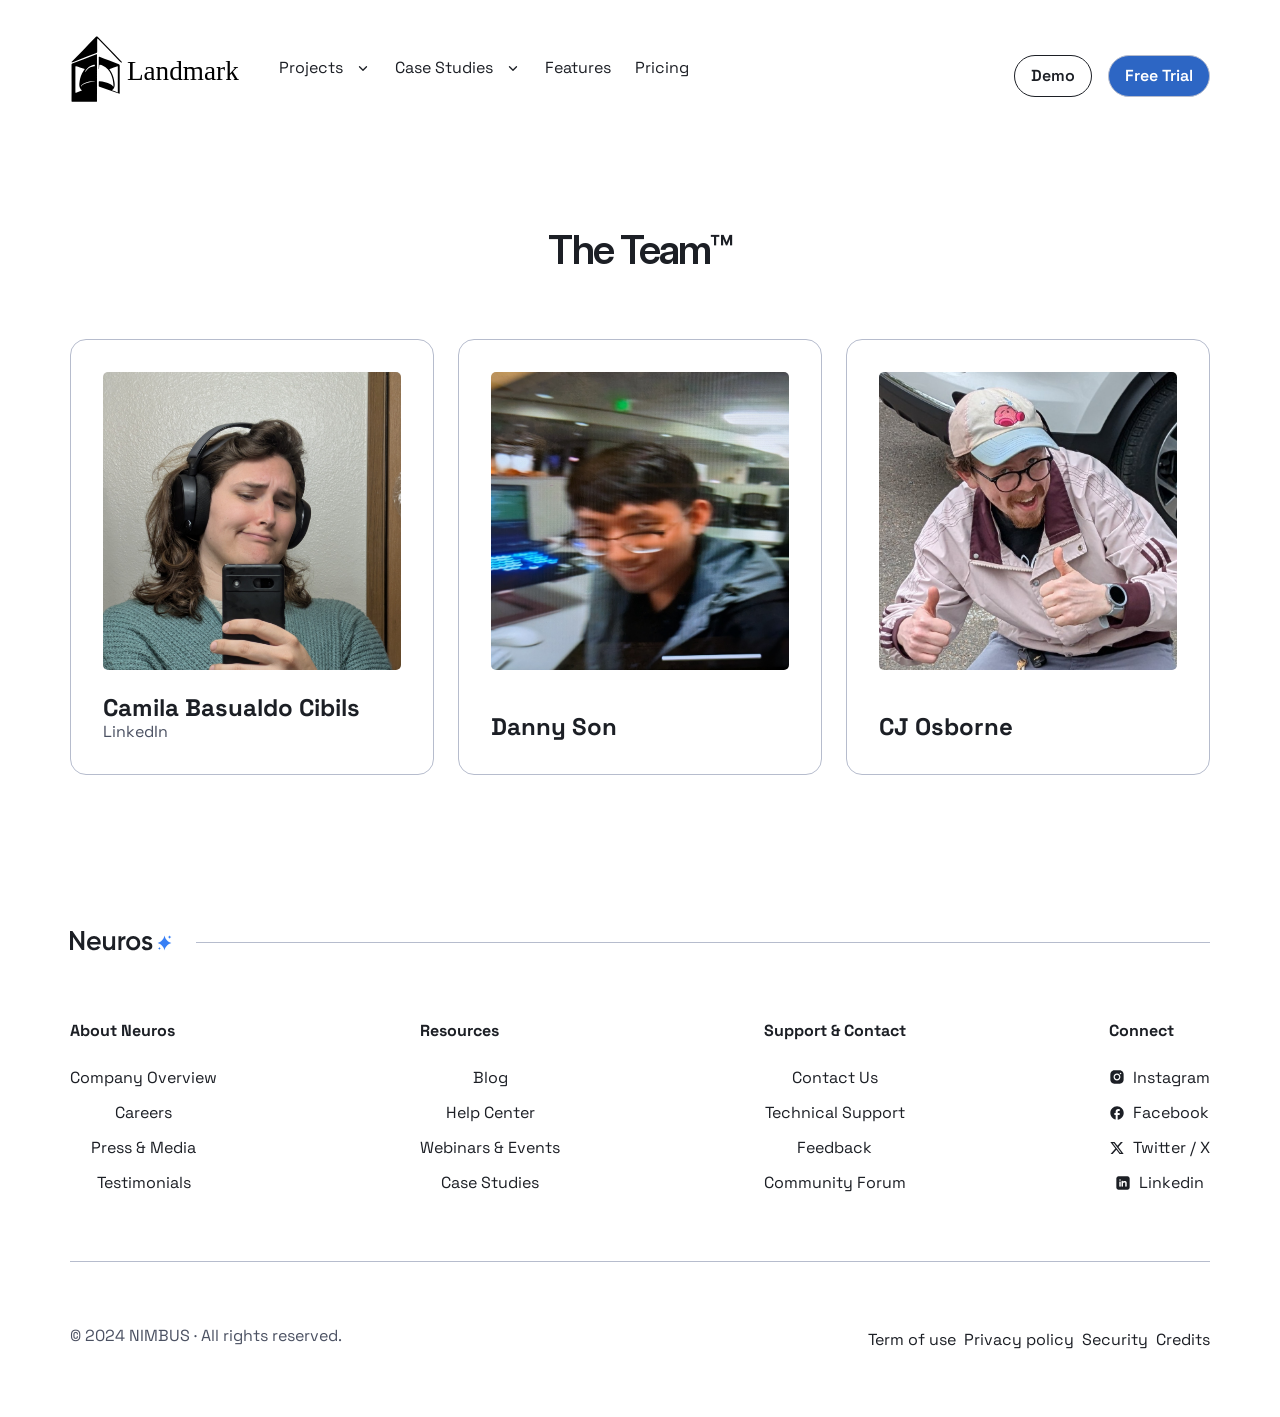
<file: team/index.html>
<!doctype html>
<html
  lang="en"
  data-ws-project="1d086d7c-0c6e-4dec-8f69-092667832995"
  data-ws-last-published="2026-06-13T18:45:18.361Z"
>
  <head>
    <link
      rel="stylesheet"
      type="text/css"
      href="/assets/static/app_generated_index-6937cd5a.-C_SiwL_.css"
    />
    <meta charset="UTF-8" />
    <meta name="viewport" content="width=device-width,initial-scale=1" />
    <link
      rel="preload"
      as="image"
      imagesrcset="/assets/landmark_SOJX5F3D2n06ujoDJ1GCY.svg 16w, /assets/landmark_SOJX5F3D2n06ujoDJ1GCY.svg 32w, /assets/landmark_SOJX5F3D2n06ujoDJ1GCY.svg 48w, /assets/landmark_SOJX5F3D2n06ujoDJ1GCY.svg 64w, /assets/landmark_SOJX5F3D2n06ujoDJ1GCY.svg 96w, /assets/landmark_SOJX5F3D2n06ujoDJ1GCY.svg 128w, /assets/landmark_SOJX5F3D2n06ujoDJ1GCY.svg 256w, /assets/landmark_SOJX5F3D2n06ujoDJ1GCY.svg 384w, /assets/landmark_SOJX5F3D2n06ujoDJ1GCY.svg 640w, /assets/landmark_SOJX5F3D2n06ujoDJ1GCY.svg 750w, /assets/landmark_SOJX5F3D2n06ujoDJ1GCY.svg 828w, /assets/landmark_SOJX5F3D2n06ujoDJ1GCY.svg 1080w, /assets/landmark_SOJX5F3D2n06ujoDJ1GCY.svg 1200w, /assets/landmark_SOJX5F3D2n06ujoDJ1GCY.svg 1920w, /assets/landmark_SOJX5F3D2n06ujoDJ1GCY.svg 2048w, /assets/landmark_SOJX5F3D2n06ujoDJ1GCY.svg 3840w"
      imagesizes="100vw"
    />
    <link rel="icon" href="/assets/file_YA1Bua40_GV65nW8EDdCU.svg" />
    <link
      rel="preload"
      href="/assets/SpaceGrotesk-VariableFont_wght_92Z2i9spNtfwrzeGeXHcE.ttf"
      as="font"
      crossorigin="anonymous"
    />
    <link
      rel="preload"
      href="/assets/InterDisplay-SemiBold_EZjylir0CF0aFqquaJVBA.woff2"
      as="font"
      crossorigin="anonymous"
    />
    <meta property="og:url" content="https://url/team" />
    <meta property="og:title" content="Untitled" />
    <meta property="og:type" content="website" />
    <meta property="og:site_name" content="Landmark" />
    <meta name="robots" content="noindex, nofollow" />
    <meta property="twitter:card" content="summary_large_image" />
    <title>Untitled</title>
    <script type="application/ld+json">
      {
        "@context": "https://schema.org",
        "@type": "WebSite",
        "name": "Landmark"
      }
    </script>
  </head>
  <body class="w-element">
    <div class="w-element c19mwc8o">
      <div style="display: contents">
        <div style="display: contents">
          <div class="w-html-embed">
            <style>
              /* Remove margin from all paragraphs so we don't need to use a Token on every one. */
              p {
                margin: 0;
              }

              /* Make links scroll to their sections smoothly. */
              * {
                scroll-behavior: smooth;
              }

              /* Show parent dropdown link hover styles when dropdown is active. */
              button[data-state="open"].nav-dropdown-parent {
                --navigation-menu-trigger-icon-transform: 180deg;
                color: var(--foreground-accent);
              }
            </style>
          </div>
          <nav
            class="w-box c1y5gtuy ctwedid cfvgcej c259ibm c1duzesn c1rlgl31 c15wov26 c45gf4w c1kzu74o c1wewjcp ccanaxu chwz02u czm2iir c6nq5we"
          >
            <div
              class="w-box c15wov26 ccanaxu cciowao c45gf4w c1n863ed c8yq6mq"
            >
              <div style="display: contents">
                <div style="display: contents">
                  <a
                    class="w-link c15wov26 cungu31 c1s6ryp0 c1rg2i0v cz89oe1 c17bd9r7"
                    href="#"
                    ><img
                      alt=""
                      width="1305"
                      height="500"
                      src="/assets/landmark_SOJX5F3D2n06ujoDJ1GCY.svg"
                      class="w-image c1duzesn cvwy6r4"
                      sizes="100vw"
                      srcset="
                        /assets/landmark_SOJX5F3D2n06ujoDJ1GCY.svg   16w,
                        /assets/landmark_SOJX5F3D2n06ujoDJ1GCY.svg   32w,
                        /assets/landmark_SOJX5F3D2n06ujoDJ1GCY.svg   48w,
                        /assets/landmark_SOJX5F3D2n06ujoDJ1GCY.svg   64w,
                        /assets/landmark_SOJX5F3D2n06ujoDJ1GCY.svg   96w,
                        /assets/landmark_SOJX5F3D2n06ujoDJ1GCY.svg  128w,
                        /assets/landmark_SOJX5F3D2n06ujoDJ1GCY.svg  256w,
                        /assets/landmark_SOJX5F3D2n06ujoDJ1GCY.svg  384w,
                        /assets/landmark_SOJX5F3D2n06ujoDJ1GCY.svg  640w,
                        /assets/landmark_SOJX5F3D2n06ujoDJ1GCY.svg  750w,
                        /assets/landmark_SOJX5F3D2n06ujoDJ1GCY.svg  828w,
                        /assets/landmark_SOJX5F3D2n06ujoDJ1GCY.svg 1080w,
                        /assets/landmark_SOJX5F3D2n06ujoDJ1GCY.svg 1200w,
                        /assets/landmark_SOJX5F3D2n06ujoDJ1GCY.svg 1920w,
                        /assets/landmark_SOJX5F3D2n06ujoDJ1GCY.svg 2048w,
                        /assets/landmark_SOJX5F3D2n06ujoDJ1GCY.svg 3840w
                      "
                      decoding="async"
                      loading="eager"
                  /></a>
                </div>
              </div>
              <nav
                aria-label="Main"
                data-orientation="horizontal"
                dir="ltr"
                class="w-navigation-menu cqdf4j1 c10bkc71 cwp4k54 czmc1ut c1wisznn"
              >
                <div style="position: relative">
                  <ul
                    data-orientation="horizontal"
                    class="w-menu-list c15wov26 ccanaxu cciowao ctz832q c7oeyb0 c10wrutz c1n7kpmv"
                    dir="ltr"
                  >
                    <li data-ws-index="0" class="w-menu-item">
                      <button
                        type="button"
                        class="w-button c1lnn66g c1i6u13o c1tdtvjs c1lwsw2w c1a8nmfc c1l9yz6r c7f16ef c1ixlfno c1ewgmvc c1f1r4bb cyp6dig c1ei055y cg9t561 cud0e5k c1sqedn3 c1jyljze c1v82o3j ccanaxu cuwsqp1 c1b8w41a co0w7fv cs9dmk2 c1dq3r5 cq1libe c1ahkfac c1rnx8oy c1tv1qvx c7oeyb0 c1uxm0fa cp8q3ji c1pnksm3 c1ld6zc0 cezf5ri c17ui0rs c1i9c5be cqcewuh cnf88g3 c189r9yc c3m48cn c1k38943 c1x04dmp nav-dropdown-parent"
                        id="radix-:R9im:-trigger-0"
                        data-state="closed"
                        aria-expanded="false"
                        aria-controls="radix-:R9im:-content-0"
                        data-radix-collection-item=""
                      >
                        <div class="w-text">Projects</div>
                        <div
                          class="w-box c1c11mcl c1x97rav c144nn5k c1f8sfj6 c145jxex ch1rhei cvnmwc8 c1vu6ddj"
                        >
                          <div class="w-html-embed">
                            <svg
                              xmlns="http://www.w3.org/2000/svg"
                              viewBox="0 0 16 16"
                              fill="currentColor"
                              width="100%"
                              height="100%"
                              style="display: block"
                            >
                              <path
                                d="M4.04 6.284a.65.65 0 0 1 .92.001L8 9.335l3.04-3.05a.65.65 0 1 1 .921.918l-3.5 3.512a.65.65 0 0 1-.921 0L4.039 7.203a.65.65 0 0 1 .001-.92Z"
                              />
                            </svg>
                          </div>
                        </div>
                      </button>
                    </li>
                    <li data-ws-index="1" class="w-menu-item">
                      <button
                        type="button"
                        class="w-button c1lnn66g c1i6u13o c1tdtvjs c1lwsw2w c1a8nmfc c1l9yz6r c7f16ef c1ixlfno c1ewgmvc c1f1r4bb cyp6dig c1ei055y cg9t561 cud0e5k c1sqedn3 c1jyljze c1v82o3j ccanaxu cuwsqp1 c1b8w41a co0w7fv cs9dmk2 c1dq3r5 cq1libe c1ahkfac c1rnx8oy c1tv1qvx c7oeyb0 c1uxm0fa cp8q3ji c1pnksm3 c1ld6zc0 cezf5ri c17ui0rs c1i9c5be cqcewuh cnf88g3 c189r9yc c3m48cn c1k38943 c1x04dmp nav-dropdown-parent"
                        id="radix-:R9im:-trigger-1"
                        data-state="closed"
                        aria-expanded="false"
                        aria-controls="radix-:R9im:-content-1"
                        data-radix-collection-item=""
                      >
                        <div class="w-text">Case Studies</div>
                        <div
                          class="w-box c1c11mcl c1x97rav c144nn5k c1f8sfj6 c145jxex ch1rhei cvnmwc8 c1vu6ddj"
                        >
                          <div class="w-html-embed">
                            <svg
                              xmlns="http://www.w3.org/2000/svg"
                              viewBox="0 0 16 16"
                              fill="currentColor"
                              width="100%"
                              height="100%"
                              style="display: block"
                            >
                              <path
                                d="M4.04 6.284a.65.65 0 0 1 .92.001L8 9.335l3.04-3.05a.65.65 0 1 1 .921.918l-3.5 3.512a.65.65 0 0 1-.921 0L4.039 7.203a.65.65 0 0 1 .001-.92Z"
                              />
                            </svg>
                          </div>
                        </div>
                      </button>
                    </li>
                    <li data-ws-index="2" class="w-menu-item">
                      <a
                        class="w-link c1lnn66g c1i6u13o c1tdtvjs c1lwsw2w c1a8nmfc c1l9yz6r c7f16ef c1ixlfno c1ewgmvc c1f1r4bb cyp6dig c1ei055y cg9t561 cud0e5k c1sqedn3 c1jyljze c1v82o3j ccanaxu cuwsqp1 c1b8w41a co0w7fv cs9dmk2 c1dq3r5 cq1libe c1ahkfac c1rnx8oy c1tv1qvx c7oeyb0 c1uxm0fa cp8q3ji c1pnksm3 c1ld6zc0 cezf5ri c17ui0rs c1i9c5be cqcewuh cnf88g3 c189r9yc c3m48cn c1k38943 c1x04dmp"
                        href="/old-home#features"
                        >Features</a
                      >
                    </li>
                    <li data-ws-index="3" class="w-menu-item">
                      <a
                        class="w-link c1lnn66g c1i6u13o c1tdtvjs c1lwsw2w c1a8nmfc c1l9yz6r c7f16ef c1ixlfno c1ewgmvc c1f1r4bb cyp6dig c1ei055y cg9t561 cud0e5k c1sqedn3 c1jyljze c1v82o3j ccanaxu cuwsqp1 c1b8w41a co0w7fv cs9dmk2 c1dq3r5 cq1libe c1ahkfac cnv3kpj c1tv1qvx c7oeyb0 c1uxm0fa cp8q3ji c1pnksm3 c1ld6zc0 cezf5ri c17ui0rs c1i9c5be cqcewuh cnf88g3 c189r9yc c3m48cn c1k38943 c1x04dmp"
                        href="#"
                        >Pricing</a
                      >
                    </li>
                  </ul>
                </div>
                <div
                  class="w-box ccr8k56 c1emrgym cqkinh7 c15wov26 cuwsqp1 c1i23qyj ca5cex8"
                ></div>
              </nav>
            </div>
            <div
              class="w-box c15wov26 ccanaxu cciowao c1xx3z4d c1if2mbw c1mes1tv c1slub3s czmc1ut"
            >
              <div style="display: contents">
                <div style="display: contents">
                  <a
                    class="w-link c1skvvzi cs9dmk2 c1fpz5b3 c15mi0k5 c1oaqx cwibe83 c1ca92e1 c1tyaka9 cj7gr7e ck035eq c1tdtvjs civrtzc c1i6u13o ccanaxu cuwsqp1 c1b8w41a co0w7fv cenyxpi cr2scuh c1xkwx08 c1oq165c c109utof c18lgl46 c1avlqgn c1w6of0i c45gf4w cu196q0 cq6rseo cp8q3ji c1pnksm3 c14kc0uq c1vgen9b c1w68d12 c3m48cn c1k38943 c1dbnpsm cgqk3g6"
                    href="#"
                    ><span class="w-text">Demo</span></a
                  ><a
                    class="w-link c2fd0lt cg91gp7 c1fpz5b3 c15mi0k5 c1oaqx cwibe83 c1ca92e1 c1tyaka9 cj7gr7e ck035eq c1tdtvjs civrtzc c1i6u13o ccanaxu cuwsqp1 c1b8w41a co0w7fv cenyxpi cr2scuh c1xkwx08 c1oq165c c109utof c18lgl46 c1avlqgn c1w6of0i c45gf4w cu196q0 c74b11g cp8q3ji c1pnksm3 c14kc0uq c1vgen9b c1w68d12 c3m48cn c1k38943"
                    href="#"
                    ><span class="w-text">Free Trial</span></a
                  >
                </div>
              </div>
            </div>
            <button
              type="button"
              aria-label="Open mobile menu"
              class="w-button c2fd0lt cg91gp7 c1fpz5b3 c15mi0k5 c1oaqx cwibe83 c1ca92e1 c1tyaka9 cj7gr7e ck035eq c1tdtvjs civrtzc c5d73v1 ccanaxu cuwsqp1 c1b8w41a co0w7fv cenyxpi cr2scuh c1xkwx08 c1oq165c c109utof c18lgl46 c1avlqgn c1w6of0i c45gf4w cu196q0 c74b11g cp8q3ji c1pnksm3 c14kc0uq c1vgen9b c13gmar c3m48cn c1k38943 c1soyupv c17v8mua c1dbelh c6uto6a"
              aria-haspopup="dialog"
              aria-expanded="false"
              aria-controls="radix-:R3im:"
              data-state="closed"
            >
              <div class="w-html-embed">
                <svg
                  xmlns="http://www.w3.org/2000/svg"
                  viewBox="0 0 22 22"
                  fill="currentColor"
                  width="100%"
                  height="100%"
                  style="display: block"
                >
                  <path
                    fill-rule="evenodd"
                    d="M2 5.998a.75.75 0 0 1 .75-.75h16.5a.75.75 0 0 1 0 1.5H2.75a.75.75 0 0 1-.75-.75Zm0 5.5a.75.75 0 0 1 .75-.75h16.5a.75.75 0 0 1 0 1.5H2.75a.75.75 0 0 1-.75-.75Zm0 5.5a.75.75 0 0 1 .75-.75h16.5a.75.75 0 0 1 0 1.5H2.75a.75.75 0 0 1-.75-.75Z"
                    clip-rule="evenodd"
                  />
                </svg>
              </div>
            </button>
          </nav>
        </div>
      </div>
      <div class="w-element">
        <section
          class="w-box cpv6efc c15jorp4 cqdf4j1 ca0xin3 c15wov26 c9vbpot c6yjhq6 cmul90s c161i46q c1vjrk9g chopplv"
        >
          <div
            class="w-box c1y5gtuy ctwedid ca0xin3 c1rlgl31 c15wov26 c9vbpot ccanaxu cuwsqp1 c1kzu74o c1wewjcp c259ibm cfvgcej"
          >
            <div
              class="w-box c15wov26 c9vbpot c10c0lh2 cj6cf3e ccanaxu cciowao cu196q0"
            >
              <h2
                class="w-heading cl0htyc c1amecmh c1e9izlp cc1w4m0 c1lnn66g c1yohxd8 czeo1vq c1hyvknq c11mvelp c1a747g2 c1fxshi"
              >
                The Team™
              </h2>
            </div>
            <div style="display: contents">
              <div style="display: contents">
                <div
                  class="w-box cpvydg0 cj6cf3e c10c0lh2 ca4m7p8 c10quqt4 c1xal38c c1oq9seb c8ckuig ch9s07v cky5twr cxklncy"
                >
                  <div
                    class="w-box c15wov26 c9vbpot chwz02u c1n863ed c8yq6mq c1uaty07 c1tnm35q cfbeh5 c1d8oa30 ck5rdny c1ekuluc cof9r90 c1xh6n3i"
                  >
                    <div
                      class="w-box c15wov26 c186wlez cuwsqp1 c9vbpot c1e4bhmr c59qywy"
                    >
                      <img
                        alt=""
                        width="2268"
                        height="2268"
                        src="/assets/PXL_20250807_184413322.MP_A8R3fATuD3ZxEgiCqMxnl.jpg"
                        class="w-image c17tuecw c3um137 c1yk18vo cpegdhn"
                        sizes="100vw"
                        srcset="
                          /assets/PXL_20250807_184413322.MP_A8R3fATuD3ZxEgiCqMxnl.jpg   16w,
                          /assets/PXL_20250807_184413322.MP_A8R3fATuD3ZxEgiCqMxnl.jpg   32w,
                          /assets/PXL_20250807_184413322.MP_A8R3fATuD3ZxEgiCqMxnl.jpg   48w,
                          /assets/PXL_20250807_184413322.MP_A8R3fATuD3ZxEgiCqMxnl.jpg   64w,
                          /assets/PXL_20250807_184413322.MP_A8R3fATuD3ZxEgiCqMxnl.jpg   96w,
                          /assets/PXL_20250807_184413322.MP_A8R3fATuD3ZxEgiCqMxnl.jpg  128w,
                          /assets/PXL_20250807_184413322.MP_A8R3fATuD3ZxEgiCqMxnl.jpg  256w,
                          /assets/PXL_20250807_184413322.MP_A8R3fATuD3ZxEgiCqMxnl.jpg  384w,
                          /assets/PXL_20250807_184413322.MP_A8R3fATuD3ZxEgiCqMxnl.jpg  640w,
                          /assets/PXL_20250807_184413322.MP_A8R3fATuD3ZxEgiCqMxnl.jpg  750w,
                          /assets/PXL_20250807_184413322.MP_A8R3fATuD3ZxEgiCqMxnl.jpg  828w,
                          /assets/PXL_20250807_184413322.MP_A8R3fATuD3ZxEgiCqMxnl.jpg 1080w,
                          /assets/PXL_20250807_184413322.MP_A8R3fATuD3ZxEgiCqMxnl.jpg 1200w,
                          /assets/PXL_20250807_184413322.MP_A8R3fATuD3ZxEgiCqMxnl.jpg 1920w,
                          /assets/PXL_20250807_184413322.MP_A8R3fATuD3ZxEgiCqMxnl.jpg 2048w,
                          /assets/PXL_20250807_184413322.MP_A8R3fATuD3ZxEgiCqMxnl.jpg 3840w
                        "
                        decoding="async"
                        loading="lazy"
                      />
                    </div>
                    <div
                      class="w-box c15wov26 c9vbpot c186wlez cciowao cxrfyfq clhs76r"
                    >
                      <h3
                        class="w-heading c1dn7zc3 c1amecmh c1e9izlp cc1w4m0 c1lnn66g"
                      >
                        Camila Basualdo Cibils
                      </h3>
                      <p class="w-element">LinkedIn</p>
                    </div>
                  </div>
                  <div
                    class="w-box c15wov26 c9vbpot chwz02u c1n863ed c8yq6mq c1uaty07 c1tnm35q cfbeh5 c1d8oa30 ck5rdny cof9r90 c1xh6n3i"
                  >
                    <div
                      class="w-box c15wov26 c186wlez cuwsqp1 c9vbpot c1e4bhmr c59qywy"
                    >
                      <img
                        alt=""
                        width="1749"
                        height="1749"
                        src="/assets/PXL_20260218_035026536.MP_v3Mtjp-cysvq2rR5qKsum.jpg"
                        class="w-image c17tuecw c3um137 c1yk18vo cpegdhn"
                        sizes="100vw"
                        srcset="
                          /assets/PXL_20260218_035026536.MP_v3Mtjp-cysvq2rR5qKsum.jpg   16w,
                          /assets/PXL_20260218_035026536.MP_v3Mtjp-cysvq2rR5qKsum.jpg   32w,
                          /assets/PXL_20260218_035026536.MP_v3Mtjp-cysvq2rR5qKsum.jpg   48w,
                          /assets/PXL_20260218_035026536.MP_v3Mtjp-cysvq2rR5qKsum.jpg   64w,
                          /assets/PXL_20260218_035026536.MP_v3Mtjp-cysvq2rR5qKsum.jpg   96w,
                          /assets/PXL_20260218_035026536.MP_v3Mtjp-cysvq2rR5qKsum.jpg  128w,
                          /assets/PXL_20260218_035026536.MP_v3Mtjp-cysvq2rR5qKsum.jpg  256w,
                          /assets/PXL_20260218_035026536.MP_v3Mtjp-cysvq2rR5qKsum.jpg  384w,
                          /assets/PXL_20260218_035026536.MP_v3Mtjp-cysvq2rR5qKsum.jpg  640w,
                          /assets/PXL_20260218_035026536.MP_v3Mtjp-cysvq2rR5qKsum.jpg  750w,
                          /assets/PXL_20260218_035026536.MP_v3Mtjp-cysvq2rR5qKsum.jpg  828w,
                          /assets/PXL_20260218_035026536.MP_v3Mtjp-cysvq2rR5qKsum.jpg 1080w,
                          /assets/PXL_20260218_035026536.MP_v3Mtjp-cysvq2rR5qKsum.jpg 1200w,
                          /assets/PXL_20260218_035026536.MP_v3Mtjp-cysvq2rR5qKsum.jpg 1920w,
                          /assets/PXL_20260218_035026536.MP_v3Mtjp-cysvq2rR5qKsum.jpg 2048w,
                          /assets/PXL_20260218_035026536.MP_v3Mtjp-cysvq2rR5qKsum.jpg 3840w
                        "
                        decoding="async"
                        loading="lazy"
                      />
                    </div>
                    <div
                      class="w-box c15wov26 c9vbpot c186wlez cciowao cxrfyfq clhs76r"
                    >
                      <h3
                        class="w-heading c1dn7zc3 c1amecmh c1e9izlp cc1w4m0 c1lnn66g"
                      >
                        Danny Son
                      </h3>
                    </div>
                  </div>
                  <div
                    class="w-box c15wov26 c9vbpot chwz02u c1n863ed c8yq6mq c1uaty07 c1tnm35q cfbeh5 c1d8oa30 ck5rdny cof9r90 c1xh6n3i"
                  >
                    <div
                      class="w-box c15wov26 c186wlez cuwsqp1 c9vbpot c1e4bhmr c59qywy"
                    >
                      <img
                        alt=""
                        width="881"
                        height="881"
                        src="/assets/PXL_20260505_185840906.MP_XFpFn-Ng4jfcvwBZECDGZ.jpg"
                        class="w-image c17tuecw c3um137 c1yk18vo cpegdhn"
                        sizes="100vw"
                        srcset="
                          /assets/PXL_20260505_185840906.MP_XFpFn-Ng4jfcvwBZECDGZ.jpg   16w,
                          /assets/PXL_20260505_185840906.MP_XFpFn-Ng4jfcvwBZECDGZ.jpg   32w,
                          /assets/PXL_20260505_185840906.MP_XFpFn-Ng4jfcvwBZECDGZ.jpg   48w,
                          /assets/PXL_20260505_185840906.MP_XFpFn-Ng4jfcvwBZECDGZ.jpg   64w,
                          /assets/PXL_20260505_185840906.MP_XFpFn-Ng4jfcvwBZECDGZ.jpg   96w,
                          /assets/PXL_20260505_185840906.MP_XFpFn-Ng4jfcvwBZECDGZ.jpg  128w,
                          /assets/PXL_20260505_185840906.MP_XFpFn-Ng4jfcvwBZECDGZ.jpg  256w,
                          /assets/PXL_20260505_185840906.MP_XFpFn-Ng4jfcvwBZECDGZ.jpg  384w,
                          /assets/PXL_20260505_185840906.MP_XFpFn-Ng4jfcvwBZECDGZ.jpg  640w,
                          /assets/PXL_20260505_185840906.MP_XFpFn-Ng4jfcvwBZECDGZ.jpg  750w,
                          /assets/PXL_20260505_185840906.MP_XFpFn-Ng4jfcvwBZECDGZ.jpg  828w,
                          /assets/PXL_20260505_185840906.MP_XFpFn-Ng4jfcvwBZECDGZ.jpg 1080w,
                          /assets/PXL_20260505_185840906.MP_XFpFn-Ng4jfcvwBZECDGZ.jpg 1200w,
                          /assets/PXL_20260505_185840906.MP_XFpFn-Ng4jfcvwBZECDGZ.jpg 1920w
                        "
                        decoding="async"
                        loading="lazy"
                      />
                    </div>
                    <div
                      class="w-box c15wov26 c9vbpot c186wlez cciowao cxrfyfq clhs76r"
                    >
                      <h3
                        class="w-heading c1dn7zc3 c1amecmh c1e9izlp cc1w4m0 c1lnn66g"
                      >
                        CJ Osborne
                      </h3>
                    </div>
                  </div>
                </div>
              </div>
            </div>
          </div>
        </section>
      </div>
    </div>
    <div style="display: contents">
      <div style="display: contents">
        <footer class="w-box cfxrx21 c1iivf40 c1xvh3wi">
          <div
            class="w-box c1y5gtuy ctwedid cfvgcej c259ibm ca0xin3 c1rlgl31 c15wov26 c9vbpot c1kzu74o c1wewjcp c6yjhq6 cciowao"
          >
            <div class="w-box c15wov26 ccanaxu cciowao c1n863ed c8yq6mq">
              <a class="w-link" href="/old-home"
                ><img
                  alt="Logo"
                  width="115"
                  height="32"
                  src="/assets/Nimbus_logo_ip6ifII9q7wknA0e9bv7X.svg"
                  class="w-image"
                  sizes="100vw"
                  srcset="
                    /assets/Nimbus_logo_ip6ifII9q7wknA0e9bv7X.svg  16w,
                    /assets/Nimbus_logo_ip6ifII9q7wknA0e9bv7X.svg  32w,
                    /assets/Nimbus_logo_ip6ifII9q7wknA0e9bv7X.svg  48w,
                    /assets/Nimbus_logo_ip6ifII9q7wknA0e9bv7X.svg  64w,
                    /assets/Nimbus_logo_ip6ifII9q7wknA0e9bv7X.svg  96w,
                    /assets/Nimbus_logo_ip6ifII9q7wknA0e9bv7X.svg 128w,
                    /assets/Nimbus_logo_ip6ifII9q7wknA0e9bv7X.svg 256w
                  "
                  decoding="async"
                  loading="lazy"
              /></a>
              <hr class="w-separator c177yw87 ca0xin3 c1e9izlp cc1w4m0" />
            </div>
            <div
              class="w-box c15wov26 chwz02u c1n863ed c8yq6mq c1mes1tv cgll0qc c3flwkb"
            >
              <div class="w-box c15wov26 c9vbpot c1n863ed c8yq6mq">
                <div class="w-text c1r5l10g c1amecmh c1e9izlp cc1w4m0 c1lnn66g">
                  About Neuros
                </div>
                <div class="w-box c15wov26 c9vbpot c1b8w41a co0w7fv">
                  <a
                    class="w-link c1lnn66g c1i6u13o c1tdtvjs c1lwsw2w c1a8nmfc c1l9yz6r c7f16ef c1ixlfno c1ewgmvc c1f1r4bb cyp6dig c1ei055y cg9t561 cud0e5k c1sqedn3 c1jyljze c1v82o3j ccanaxu cuwsqp1 c1b8w41a co0w7fv cs9dmk2 c1dq3r5 cq1libe c1ahkfac cnv3kpj c1tv1qvx c7oeyb0 c1uxm0fa cp8q3ji c1pnksm3 c1ld6zc0 cezf5ri c17ui0rs c1i9c5be cqcewuh cnf88g3 c189r9yc c3m48cn c1k38943 c1x04dmp"
                    href="#"
                    >Company Overview</a
                  ><a
                    class="w-link c1lnn66g c1i6u13o c1tdtvjs c1lwsw2w c1a8nmfc c1l9yz6r c7f16ef c1ixlfno c1ewgmvc c1f1r4bb cyp6dig c1ei055y cg9t561 cud0e5k c1sqedn3 c1jyljze c1v82o3j ccanaxu cuwsqp1 c1b8w41a co0w7fv cs9dmk2 c1dq3r5 cq1libe c1ahkfac cnv3kpj c1tv1qvx c7oeyb0 c1uxm0fa cp8q3ji c1pnksm3 c1ld6zc0 cezf5ri c17ui0rs c1i9c5be cqcewuh cnf88g3 c189r9yc c3m48cn c1k38943 c1x04dmp"
                    href="#"
                    >Careers</a
                  ><a
                    class="w-link c1lnn66g c1i6u13o c1tdtvjs c1lwsw2w c1a8nmfc c1l9yz6r c7f16ef c1ixlfno c1ewgmvc c1f1r4bb cyp6dig c1ei055y cg9t561 cud0e5k c1sqedn3 c1jyljze c1v82o3j ccanaxu cuwsqp1 c1b8w41a co0w7fv cs9dmk2 c1dq3r5 cq1libe c1ahkfac cnv3kpj c1tv1qvx c7oeyb0 c1uxm0fa cp8q3ji c1pnksm3 c1ld6zc0 cezf5ri c17ui0rs c1i9c5be cqcewuh cnf88g3 c189r9yc c3m48cn c1k38943 c1x04dmp"
                    href="#"
                    >Press &amp; Media</a
                  ><a
                    class="w-link c1lnn66g c1i6u13o c1tdtvjs c1lwsw2w c1a8nmfc c1l9yz6r c7f16ef c1ixlfno c1ewgmvc c1f1r4bb cyp6dig c1ei055y cg9t561 cud0e5k c1sqedn3 c1jyljze c1v82o3j ccanaxu cuwsqp1 c1b8w41a co0w7fv cs9dmk2 c1dq3r5 cq1libe c1ahkfac cnv3kpj c1tv1qvx c7oeyb0 c1uxm0fa cp8q3ji c1pnksm3 c1ld6zc0 cezf5ri c17ui0rs c1i9c5be cqcewuh cnf88g3 c189r9yc c3m48cn c1k38943 c1x04dmp"
                    href="#"
                    >Testimonials</a
                  >
                </div>
              </div>
              <div class="w-box c15wov26 c9vbpot c1n863ed c8yq6mq">
                <div class="w-text c1r5l10g c1amecmh c1e9izlp cc1w4m0 c1lnn66g">
                  Resources
                </div>
                <div class="w-box c15wov26 c9vbpot c1b8w41a co0w7fv">
                  <a
                    class="w-link c1lnn66g c1i6u13o c1tdtvjs c1lwsw2w c1a8nmfc c1l9yz6r c7f16ef c1ixlfno c1ewgmvc c1f1r4bb cyp6dig c1ei055y cg9t561 cud0e5k c1sqedn3 c1jyljze c1v82o3j ccanaxu cuwsqp1 c1b8w41a co0w7fv cs9dmk2 c1dq3r5 cq1libe c1ahkfac cnv3kpj c1tv1qvx c7oeyb0 c1uxm0fa cp8q3ji c1pnksm3 c1ld6zc0 cezf5ri c17ui0rs c1i9c5be cqcewuh cnf88g3 c189r9yc c3m48cn c1k38943 c1x04dmp"
                    href="#"
                    >Blog</a
                  ><a
                    class="w-link c1lnn66g c1i6u13o c1tdtvjs c1lwsw2w c1a8nmfc c1l9yz6r c7f16ef c1ixlfno c1ewgmvc c1f1r4bb cyp6dig c1ei055y cg9t561 cud0e5k c1sqedn3 c1jyljze c1v82o3j ccanaxu cuwsqp1 c1b8w41a co0w7fv cs9dmk2 c1dq3r5 cq1libe c1ahkfac cnv3kpj c1tv1qvx c7oeyb0 c1uxm0fa cp8q3ji c1pnksm3 c1ld6zc0 cezf5ri c17ui0rs c1i9c5be cqcewuh cnf88g3 c189r9yc c3m48cn c1k38943 c1x04dmp"
                    href="#"
                    >Help Center</a
                  ><a
                    class="w-link c1lnn66g c1i6u13o c1tdtvjs c1lwsw2w c1a8nmfc c1l9yz6r c7f16ef c1ixlfno c1ewgmvc c1f1r4bb cyp6dig c1ei055y cg9t561 cud0e5k c1sqedn3 c1jyljze c1v82o3j ccanaxu cuwsqp1 c1b8w41a co0w7fv cs9dmk2 c1dq3r5 cq1libe c1ahkfac cnv3kpj c1tv1qvx c7oeyb0 c1uxm0fa cp8q3ji c1pnksm3 c1ld6zc0 cezf5ri c17ui0rs c1i9c5be cqcewuh cnf88g3 c189r9yc c3m48cn c1k38943 c1x04dmp"
                    href="#"
                    >Webinars &amp; Events</a
                  ><a
                    class="w-link c1lnn66g c1i6u13o c1tdtvjs c1lwsw2w c1a8nmfc c1l9yz6r c7f16ef c1ixlfno c1ewgmvc c1f1r4bb cyp6dig c1ei055y cg9t561 cud0e5k c1sqedn3 c1jyljze c1v82o3j ccanaxu cuwsqp1 c1b8w41a co0w7fv cs9dmk2 c1dq3r5 cq1libe c1ahkfac cnv3kpj c1tv1qvx c7oeyb0 c1uxm0fa cp8q3ji c1pnksm3 c1ld6zc0 cezf5ri c17ui0rs c1i9c5be cqcewuh cnf88g3 c189r9yc c3m48cn c1k38943 c1x04dmp"
                    href="#"
                    >Case Studies</a
                  >
                </div>
              </div>
              <div class="w-box c15wov26 c9vbpot c1n863ed c8yq6mq">
                <div class="w-text c1r5l10g c1amecmh c1e9izlp cc1w4m0 c1lnn66g">
                  Support &amp; Contact
                </div>
                <div class="w-box c15wov26 c9vbpot c1b8w41a co0w7fv">
                  <a
                    class="w-link c1lnn66g c1i6u13o c1tdtvjs c1lwsw2w c1a8nmfc c1l9yz6r c7f16ef c1ixlfno c1ewgmvc c1f1r4bb cyp6dig c1ei055y cg9t561 cud0e5k c1sqedn3 c1jyljze c1v82o3j ccanaxu cuwsqp1 c1b8w41a co0w7fv cs9dmk2 c1dq3r5 cq1libe c1ahkfac cnv3kpj c1tv1qvx c7oeyb0 c1uxm0fa cp8q3ji c1pnksm3 c1ld6zc0 cezf5ri c17ui0rs c1i9c5be cqcewuh cnf88g3 c189r9yc c3m48cn c1k38943 c1x04dmp"
                    href="#"
                    >Contact Us</a
                  ><a
                    class="w-link c1lnn66g c1i6u13o c1tdtvjs c1lwsw2w c1a8nmfc c1l9yz6r c7f16ef c1ixlfno c1ewgmvc c1f1r4bb cyp6dig c1ei055y cg9t561 cud0e5k c1sqedn3 c1jyljze c1v82o3j ccanaxu cuwsqp1 c1b8w41a co0w7fv cs9dmk2 c1dq3r5 cq1libe c1ahkfac cnv3kpj c1tv1qvx c7oeyb0 c1uxm0fa cp8q3ji c1pnksm3 c1ld6zc0 cezf5ri c17ui0rs c1i9c5be cqcewuh cnf88g3 c189r9yc c3m48cn c1k38943 c1x04dmp"
                    href="#"
                    >Technical Support</a
                  ><a
                    class="w-link c1lnn66g c1i6u13o c1tdtvjs c1lwsw2w c1a8nmfc c1l9yz6r c7f16ef c1ixlfno c1ewgmvc c1f1r4bb cyp6dig c1ei055y cg9t561 cud0e5k c1sqedn3 c1jyljze c1v82o3j ccanaxu cuwsqp1 c1b8w41a co0w7fv cs9dmk2 c1dq3r5 cq1libe c1ahkfac cnv3kpj c1tv1qvx c7oeyb0 c1uxm0fa cp8q3ji c1pnksm3 c1ld6zc0 cezf5ri c17ui0rs c1i9c5be cqcewuh cnf88g3 c189r9yc c3m48cn c1k38943 c1x04dmp"
                    href="#"
                    >Feedback</a
                  ><a
                    class="w-link c1lnn66g c1i6u13o c1tdtvjs c1lwsw2w c1a8nmfc c1l9yz6r c7f16ef c1ixlfno c1ewgmvc c1f1r4bb cyp6dig c1ei055y cg9t561 cud0e5k c1sqedn3 c1jyljze c1v82o3j ccanaxu cuwsqp1 c1b8w41a co0w7fv cs9dmk2 c1dq3r5 cq1libe c1ahkfac cnv3kpj c1tv1qvx c7oeyb0 c1uxm0fa cp8q3ji c1pnksm3 c1ld6zc0 cezf5ri c17ui0rs c1i9c5be cqcewuh cnf88g3 c189r9yc c3m48cn c1k38943 c1x04dmp"
                    href="#"
                    >Community Forum</a
                  >
                </div>
              </div>
              <div class="w-box c15wov26 c9vbpot c1n863ed c8yq6mq">
                <div class="w-text c1r5l10g c1amecmh c1e9izlp cc1w4m0 c1lnn66g">
                  Connect
                </div>
                <div class="w-box c15wov26 c9vbpot c1b8w41a co0w7fv">
                  <a
                    class="w-link c1lnn66g c1i6u13o c1tdtvjs c1lwsw2w c1a8nmfc c1l9yz6r c7f16ef c1ixlfno c1ewgmvc c1f1r4bb cyp6dig c1ei055y cg9t561 cud0e5k c1sqedn3 c1jyljze c1v82o3j ccanaxu cuwsqp1 c1b8w41a co0w7fv cs9dmk2 c1dq3r5 cq1libe c1ahkfac cnv3kpj c1tv1qvx c7oeyb0 c1uxm0fa cp8q3ji c1pnksm3 c1ld6zc0 cezf5ri c17ui0rs c1i9c5be cqcewuh cnf88g3 c189r9yc c3m48cn c1k38943 c1x04dmp"
                    href="#"
                    ><div class="w-html-embed c1i6u13o ct6xi25 c1v15jmv">
                      <svg
                        width="100%"
                        height="100%"
                        viewBox="0 0 18 18"
                        fill="currentColor"
                        xmlns="http://www.w3.org/2000/svg"
                      >
                        <path
                          fill-rule="evenodd"
                          clip-rule="evenodd"
                          d="M16.0784 4.08455C16.3013 4.6733 16.4177 5.29782 16.4268 5.92733C16.4732 6.71947 16.4734 6.97854 16.475 8.98365L16.4751 9.01165C16.4751 11.0432 16.4643 11.2968 16.4285 12.0968C16.416 12.7197 16.2988 13.3334 16.0801 13.9155C15.6901 14.92 14.8959 15.715 13.8905 16.105C13.3084 16.3237 12.6939 16.441 12.0727 16.4534C11.2786 16.5 11.0183 16.5 8.98766 16.5H8.98754C6.95682 16.5 6.70319 16.4892 5.90238 16.4534C5.27869 16.4335 4.66416 16.3054 4.08538 16.0792C3.07917 15.6901 2.28501 14.8951 1.895 13.8905C1.67629 13.3076 1.55904 12.6939 1.54657 12.0719C1.5 11.2769 1.5 11.0174 1.5 8.9867C1.5 6.95599 1.51081 6.70236 1.54657 5.90155C1.55821 5.28036 1.67629 4.66582 1.895 4.08455C2.28418 3.07917 3.07917 2.28418 4.08455 1.895C4.66582 1.67629 5.28036 1.55904 5.90155 1.54574C6.6957 1.5 6.95599 1.5 8.9867 1.5C11.0174 1.5 11.2711 1.50998 12.071 1.54574C12.693 1.55904 13.3076 1.67629 13.8889 1.895C14.8942 2.28418 15.6884 3.07917 16.0784 4.08455ZM5.13733 8.98255C5.13733 11.1064 6.85786 12.8269 8.98171 12.8269C11.1039 12.8269 12.8261 11.1064 12.8261 8.98255C12.8261 6.85869 11.1039 5.13816 8.98171 5.13816C6.85786 5.13816 5.13733 6.85869 5.13733 8.98255ZM12.0827 4.99596C12.0827 5.49158 12.4827 5.8924 12.9791 5.8924C13.4739 5.8924 13.8747 5.49158 13.8747 4.99596C13.8747 4.50034 13.4739 4.09951 12.9791 4.09951C12.4827 4.09951 12.0827 4.50034 12.0827 4.99596ZM11.4789 8.98251C11.4789 10.3617 10.3608 11.4797 8.98167 11.4797C7.60248 11.4797 6.48444 10.3617 6.48444 8.98251C6.48444 7.60332 7.60248 6.48528 8.98167 6.48528C10.3608 6.48528 11.4789 7.60332 11.4789 8.98251Z"
                          fill="currentColor"
                        ></path>
                      </svg>
                    </div>
                    <span class="w-text">Instagram</span></a
                  ><a
                    class="w-link c1lnn66g c1i6u13o c1tdtvjs c1lwsw2w c1a8nmfc c1l9yz6r c7f16ef c1ixlfno c1ewgmvc c1f1r4bb cyp6dig c1ei055y cg9t561 cud0e5k c1sqedn3 c1jyljze c1v82o3j ccanaxu cuwsqp1 c1b8w41a co0w7fv cs9dmk2 c1dq3r5 cq1libe c1ahkfac cnv3kpj c1tv1qvx c7oeyb0 c1uxm0fa cp8q3ji c1pnksm3 c1ld6zc0 cezf5ri c17ui0rs c1i9c5be cqcewuh cnf88g3 c189r9yc c3m48cn c1k38943 c1x04dmp"
                    href="#"
                    ><div class="w-html-embed c1i6u13o ct6xi25 c1v15jmv">
                      <svg
                        width="100%"
                        height="100%"
                        viewBox="0 0 18 18"
                        fill="none"
                        xmlns="http://www.w3.org/2000/svg"
                      >
                        <path
                          d="M16.5376 9.0188C16.5376 4.86842 13.1692 1.5 9.0188 1.5C4.86842 1.5 1.5 4.86842 1.5 9.0188C1.5 12.6579 4.08647 15.688 7.51504 16.3872V11.2744H6.01128V9.0188H7.51504V7.1391C7.51504 5.68797 8.69549 4.50752 10.1466 4.50752H12.0263V6.76316H10.5226C10.109 6.76316 9.77068 7.1015 9.77068 7.51504V9.0188H12.0263V11.2744H9.77068V16.5C13.5677 16.1241 16.5376 12.9211 16.5376 9.0188Z"
                          fill="currentColor"
                        ></path>
                      </svg>
                    </div>
                    <span class="w-text">Facebook</span></a
                  ><a
                    class="w-link c1lnn66g c1i6u13o c1tdtvjs c1lwsw2w c1a8nmfc c1l9yz6r c7f16ef c1ixlfno c1ewgmvc c1f1r4bb cyp6dig c1ei055y cg9t561 cud0e5k c1sqedn3 c1jyljze c1v82o3j ccanaxu cuwsqp1 c1b8w41a co0w7fv cs9dmk2 c1dq3r5 cq1libe c1ahkfac cnv3kpj c1tv1qvx c7oeyb0 c1uxm0fa cp8q3ji c1pnksm3 c1ld6zc0 cezf5ri c17ui0rs c1i9c5be cqcewuh cnf88g3 c189r9yc c3m48cn c1k38943 c1x04dmp"
                    href="#"
                    ><div class="w-html-embed c1i6u13o ct6xi25 c1v15jmv">
                      <svg
                        width="100%"
                        height="100%"
                        viewBox="0 0 18 18"
                        fill="currentColor"
                        xmlns="http://www.w3.org/2000/svg"
                      >
                        <path
                          d="M13.3131 2.25H15.6131L10.5881 7.96913L16.5 15.75H11.8713L8.24625 11.0303L4.0975 15.75H1.79625L7.17125 9.63259L1.5 2.25062H6.24625L9.52312 6.56455L13.3131 2.25ZM12.5063 14.3796H13.7806L5.55375 3.54878H4.18625L12.5063 14.3796Z"
                          fill="currentColor"
                        ></path>
                      </svg>
                    </div>
                    <span class="w-text">Twitter / X</span></a
                  ><a
                    class="w-link c1lnn66g c1i6u13o c1tdtvjs c1lwsw2w c1a8nmfc c1l9yz6r c7f16ef c1ixlfno c1ewgmvc c1f1r4bb cyp6dig c1ei055y cg9t561 cud0e5k c1sqedn3 c1jyljze c1v82o3j ccanaxu cuwsqp1 c1b8w41a co0w7fv cs9dmk2 c1dq3r5 cq1libe c1ahkfac cnv3kpj c1tv1qvx c7oeyb0 c1uxm0fa cp8q3ji c1pnksm3 c1ld6zc0 cezf5ri c17ui0rs c1i9c5be cqcewuh cnf88g3 c189r9yc c3m48cn c1k38943 c1x04dmp"
                    href="#"
                    ><div class="w-html-embed c1i6u13o ct6xi25 c1v15jmv">
                      <svg
                        width="100%"
                        height="100%"
                        viewBox="0 0 18 18"
                        fill="currentColor"
                        xmlns="http://www.w3.org/2000/svg"
                      >
                        <path
                          fill-rule="evenodd"
                          clip-rule="evenodd"
                          d="M14 1.5C14.663 1.5 15.2989 1.76339 15.7678 2.23223C16.2366 2.70107 16.5 3.33696 16.5 4V14C16.5 14.663 16.2366 15.2989 15.7678 15.7678C15.2989 16.2366 14.663 16.5 14 16.5H4C3.33696 16.5 2.70107 16.2366 2.23223 15.7678C1.76339 15.2989 1.5 14.663 1.5 14V4C1.5 3.33696 1.76339 2.70107 2.23223 2.23223C2.70107 1.76339 3.33696 1.5 4 1.5H14ZM5.66667 7.33333C5.44565 7.33333 5.23369 7.42113 5.07741 7.57741C4.92113 7.73369 4.83333 7.94565 4.83333 8.16667V12.3333C4.83333 12.5543 4.92113 12.7663 5.07741 12.9226C5.23369 13.0789 5.44565 13.1667 5.66667 13.1667C5.88768 13.1667 6.09964 13.0789 6.25592 12.9226C6.4122 12.7663 6.5 12.5543 6.5 12.3333V8.16667C6.5 7.94565 6.4122 7.73369 6.25592 7.57741C6.09964 7.42113 5.88768 7.33333 5.66667 7.33333ZM8.16667 6.5C7.94565 6.5 7.73369 6.5878 7.57741 6.74408C7.42113 6.90036 7.33333 7.11232 7.33333 7.33333V12.3333C7.33333 12.5543 7.42113 12.7663 7.57741 12.9226C7.73369 13.0789 7.94565 13.1667 8.16667 13.1667C8.38768 13.1667 8.59964 13.0789 8.75592 12.9226C8.9122 12.7663 9 12.5543 9 12.3333V9.28333C9.32511 8.92969 9.7205 8.64784 10.1608 8.45583C10.4383 8.3375 10.8558 8.28917 11.1458 8.38083C11.242 8.40524 11.3277 8.46022 11.39 8.5375C11.4333 8.59583 11.5 8.72583 11.5 9V12.3333C11.5 12.5543 11.5878 12.7663 11.7441 12.9226C11.9004 13.0789 12.1123 13.1667 12.3333 13.1667C12.5543 13.1667 12.7663 13.0789 12.9226 12.9226C13.0789 12.7663 13.1667 12.5543 13.1667 12.3333V9C13.1667 8.44167 13.025 7.945 12.73 7.54667C12.4585 7.18546 12.0786 6.9206 11.6458 6.79083C10.8942 6.555 10.0617 6.68583 9.50583 6.92417C9.32774 7.00039 9.15437 7.08721 8.98667 7.18417C8.95173 6.99216 8.85052 6.8185 8.70066 6.69347C8.55081 6.56844 8.36183 6.49997 8.16667 6.5ZM5.66667 4.83333C5.44565 4.83333 5.23369 4.92113 5.07741 5.07741C4.92113 5.23369 4.83333 5.44565 4.83333 5.66667C4.83333 5.88768 4.92113 6.09964 5.07741 6.25592C5.23369 6.4122 5.44565 6.5 5.66667 6.5C5.88768 6.5 6.09964 6.4122 6.25592 6.25592C6.4122 6.09964 6.5 5.88768 6.5 5.66667C6.5 5.44565 6.4122 5.23369 6.25592 5.07741C6.09964 4.92113 5.88768 4.83333 5.66667 4.83333Z"
                          fill="currentColor"
                        ></path>
                      </svg>
                    </div>
                    <span class="w-text">Linkedin</span></a
                  >
                </div>
              </div>
            </div>
            <div
              class="w-box c15wov26 chwz02u c1n863ed c8yq6mq cfxrx21 c1wpqedh c1sgbbbo c1q5orob c46yij4 cky5twr"
            >
              <div class="w-box">
                <div class="w-text">© 2024 NIMBUS · All rights reserved.</div>
              </div>
              <div
                class="w-box c15wov26 c1b8w41a co0w7fv ccanaxu cciowao c8eiwx5 c3flwkb"
              >
                <a
                  class="w-link c1lnn66g c1i6u13o c1tdtvjs c1lwsw2w c1a8nmfc c1l9yz6r c7f16ef c1ixlfno c1ewgmvc c1f1r4bb cyp6dig c1ei055y cg9t561 cud0e5k c1sqedn3 c1jyljze c1v82o3j ccanaxu cuwsqp1 c1b8w41a co0w7fv cs9dmk2 c1dq3r5 cq1libe c1ahkfac cnv3kpj c1tv1qvx c7oeyb0 c1uxm0fa cp8q3ji c1pnksm3 c1ld6zc0 cezf5ri c17ui0rs c1i9c5be cqcewuh cnf88g3 c189r9yc c3m48cn c1k38943 c1x04dmp"
                  href="#"
                  >Term of use</a
                ><a
                  class="w-link c1lnn66g c1i6u13o c1tdtvjs c1lwsw2w c1a8nmfc c1l9yz6r c7f16ef c1ixlfno c1ewgmvc c1f1r4bb cyp6dig c1ei055y cg9t561 cud0e5k c1sqedn3 c1jyljze c1v82o3j ccanaxu cuwsqp1 c1b8w41a co0w7fv cs9dmk2 c1dq3r5 cq1libe c1ahkfac cnv3kpj c1tv1qvx c7oeyb0 c1uxm0fa cp8q3ji c1pnksm3 c1ld6zc0 cezf5ri c17ui0rs c1i9c5be cqcewuh cnf88g3 c189r9yc c3m48cn c1k38943 c1x04dmp"
                  href="#"
                  >Privacy policy</a
                ><a
                  class="w-link c1lnn66g c1i6u13o c1tdtvjs c1lwsw2w c1a8nmfc c1l9yz6r c7f16ef c1ixlfno c1ewgmvc c1f1r4bb cyp6dig c1ei055y cg9t561 cud0e5k c1sqedn3 c1jyljze c1v82o3j ccanaxu cuwsqp1 c1b8w41a co0w7fv cs9dmk2 c1dq3r5 cq1libe c1ahkfac cnv3kpj c1tv1qvx c7oeyb0 c1uxm0fa cp8q3ji c1pnksm3 c1ld6zc0 cezf5ri c17ui0rs c1i9c5be cqcewuh cnf88g3 c189r9yc c3m48cn c1k38943 c1x04dmp"
                  href="#"
                  >Security</a
                ><a
                  class="w-link c1lnn66g c1i6u13o c1tdtvjs c1lwsw2w c1a8nmfc c1l9yz6r c7f16ef c1ixlfno c1ewgmvc c1f1r4bb cyp6dig c1ei055y cg9t561 cud0e5k c1sqedn3 c1jyljze c1v82o3j ccanaxu cuwsqp1 c1b8w41a co0w7fv cs9dmk2 c1dq3r5 cq1libe c1ahkfac cnv3kpj c1tv1qvx c7oeyb0 c1uxm0fa cp8q3ji c1pnksm3 c1ld6zc0 cezf5ri c17ui0rs c1i9c5be cqcewuh cnf88g3 c189r9yc c3m48cn c1k38943 c1x04dmp"
                  href="/credits"
                  >Credits</a
                >
              </div>
            </div>
          </div>
        </footer>
        <div style="display: contents">
          <div style="display: contents">
            <div class="w-html-embed">
              <style>
                :root {
                  --ani-duration: var(--duration-default, 0.2s);
                  --ani-delay: 0s;
                  --ani-slide-offset: 20%;
                  --ani-zoom-in-scale: 1;
                  --ani-zoom-out-scale: 0.85;
                  --ani-flip-rotate: 30deg;
                  --ani-easing: var(--easing-default, ease);
                  --ani-fill-mode: forwards;
                }
                [data-ani]:not([data-ani-children]),
                [data-ani-children]:not([data-ani-progress]) > * {
                  animation-duration: var(--ani-duration);
                  animation-delay: var(--ani-delay);
                  animation-timing-function: var(--ani-easing);
                  animation-fill-mode: var(--ani-fill-mode);
                  opacity: 0;
                }
                [data-ani-progress]:not([data-ani-children]),
                [data-ani-children]:not([data-ani]) > * {
                  transition-property: opacity, transform;
                  transition-duration: var(--ani-duration);
                  transition-timing-function: var(--ani-easing);
                  opacity: 0;
                }
                @keyframes fadeIn {
                  from {
                    opacity: 0;
                  }
                  to {
                    opacity: 1;
                  }
                }
                @keyframes fadeOut {
                  from {
                    opacity: 1;
                  }
                  to {
                    opacity: 0;
                  }
                }
                [data-ani-children][data-ani="fade"] > .in,
                [data-ani="fade"]:where(
                    .in:not([data-state]),
                    [data-state$="open"],
                    [data-state="active"]
                  ) {
                  animation-name: fadeIn;
                }
                [data-ani-children][data-ani="fade"] > .out,
                [data-ani="fade"]:where(
                    .out:not([data-state]),
                    [data-state="closed"],
                    [data-state="inactive"]
                  ) {
                  animation-name: fadeOut;
                }
                @keyframes slideIn {
                  from {
                    opacity: 0;
                    translate: var(--ani-slide-transform);
                  }
                  to {
                    opacity: 1;
                    translate: none;
                  }
                }
                @keyframes slideOut {
                  from {
                    opacity: 1;
                    translate: none;
                  }
                  to {
                    opacity: 0;
                    translate: var(--ani-slide-transform);
                  }
                }
                [data-ani-children][data-ani|="slide"] > .in,
                [data-ani|="slide"]:where(
                    .in:not([data-state]),
                    [data-state$="open"],
                    [data-state="active"]
                  ) {
                  animation-name: slideIn;
                }
                [data-ani-children][data-ani|="slide"] > .out,
                [data-ani|="slide"]:where(
                    .out:not([data-state]),
                    [data-state="closed"],
                    [data-state="inactive"]
                  ) {
                  animation-name: slideOut;
                }
                [data-ani="slide-up"] {
                  --ani-slide-transform: 0 var(--ani-slide-offset);
                }
                [data-ani="slide-down"] {
                  --ani-slide-transform: 0 calc(-1 * var(--ani-slide-offset));
                }
                [data-ani="slide-left"] {
                  --ani-slide-transform: var(--ani-slide-offset);
                }
                [data-ani="slide-right"] {
                  --ani-slide-transform: calc(-1 * var(--ani-slide-offset));
                }
                @keyframes zoomIn {
                  from {
                    opacity: 0;
                    scale: var(--ani-zoom-out-scale);
                  }
                  to {
                    opacity: 1;
                    scale: 1;
                  }
                }
                @keyframes zoomOut {
                  from {
                    opacity: 1;
                    scale: 1;
                  }
                  to {
                    opacity: 0;
                    scale: var(--ani-zoom-in-scale);
                  }
                }
                [data-ani-children][data-ani="zoom"] > .in,
                [data-ani|="zoom"]:where(
                    .in:not([data-state]),
                    [data-state$="open"],
                    [data-state="active"]
                  ) {
                  animation-name: zoomIn;
                }
                [data-ani-children][data-ani="zoom"] > .out,
                [data-ani|="zoom"]:where(
                    .out:not([data-state]),
                    [data-state="closed"],
                    [data-state="inactive"]
                  ) {
                  animation-name: zoomOut;
                }
                [data-ani-children][data-ani-progress="zoom"] > *,
                [data-ani-progress="zoom"]:not([data-ani-children]) {
                  transform: scale(var(--ani-zoom-out-scale));
                }
                @keyframes flipInY {
                  from {
                    rotate: y var(--ani-flip-rotate);
                    perspective: 2000px;
                    opacity: 0;
                  }
                  to {
                    rotate: y 0;
                    opacity: 1;
                  }
                }
                @keyframes flipOutY {
                  from {
                    rotate: y 0;
                    opacity: 1;
                  }
                  to {
                    perspective: 2000px;
                    rotate: y var(--ani-flip-rotate);
                    opacity: 0;
                  }
                }
                @keyframes flipInX {
                  from {
                    perspective: 2000px;
                    rotate: x var(--ani-flip-rotate);
                    opacity: 0;
                  }
                  to {
                    rotate: x 0;
                    opacity: 1;
                  }
                }
                @keyframes flipOutX {
                  from {
                    rotate: x 0;
                    opacity: 1;
                  }
                  to {
                    perspective: 2000px;
                    rotate: x var(--ani-flip-rotate);
                    opacity: 0;
                  }
                }
                [data-ani-children][data-ani="flip-y"] > .in,
                [data-ani="flip-y"]:where(
                    .in:not([data-state]),
                    [data-state$="open"],
                    [data-state="active"]
                  ) {
                  animation-name: flipInY;
                }
                [data-ani-children][data-ani="flip-x"] > .in,
                [data-ani="flip-x"]:where(
                    .in:not([data-state]),
                    [data-state$="open"],
                    [data-state="active"]
                  ) {
                  animation-name: flipInX;
                }
                [data-ani-children][data-ani="flip-y"] > .out,
                [data-ani="flip-y"]:where(
                    .out:not([data-state]),
                    [data-state="closed"],
                    [data-state="inactive"]
                  ) {
                  animation-name: flipOutY;
                }
                [data-ani-children][data-ani="flip-x"] > .out,
                [data-ani="flip-x"]:where(
                    .out:not([data-state]),
                    [data-state="closed"],
                    [data-state="inactive"]
                  ) {
                  animation-name: flipOutX;
                }
                @keyframes expandDown {
                  from {
                    height: 0;
                  }
                  to {
                    height: var(--newHeight);
                  }
                }
                @keyframes expandUp {
                  from {
                    height: var(--newHeight);
                  }
                  to {
                    height: 0;
                  }
                }
                [data-ani="expand"],
                [data-ani="expand"][data-state="open"],
                [data-ani="expand"].in {
                  --newHeight: var(
                    --custom-height,
                    var(
                      --radix-accordion-content-height,
                      var(--radix-collapsible-content-height, 100%)
                    )
                  );
                  overflow: hidden;
                  opacity: 1;
                }
                [data-ani-children][data-ani="expand"] > .in,
                [data-ani="expand"]:where(
                    .in:not([data-state]),
                    [data-state$="open"],
                    [data-state="active"]
                  ) {
                  animation: expandDown var(--ani-duration) var(--ani-easing);
                }
                [data-ani-children][data-ani="expand"] > .out,
                [data-ani="expand"]:where(
                    .out:not([data-state]),
                    [data-state="closed"],
                    [data-state="inactive"]
                  ) {
                  animation: expandUp var(--ani-duration) var(--ani-easing);
                }
                @media (prefers-reduced-motion: reduce) {
                  [data-ani]:not([data-ani-children]),
                  [data-ani-progress]:not([data-ani-children]),
                  [data-ani-children] > * {
                    opacity: 1;
                    transform: none;
                    animation: none;
                    rotate: none;
                    scale: none;
                    translate: none;
                  }
                }
              </style>
            </div>
          </div>
        </div>
      </div>
    </div>
    <script id="vike_pageContext" type="application/json">
      {
        "_urlRewrite": null,
        "pageId": "/pages/team",
        "routeParams": {},
        "data": {
          "url": "https://url/team",
          "system": {
            "params": {},
            "search": {},
            "origin": "https://url",
            "pathname": "/team"
          },
          "resources": {},
          "pageMeta": {
            "title": "Untitled",
            "description": "",
            "excludePageFromSearch": true,
            "language": "",
            "socialImageAssetName": "!undefined",
            "socialImageUrl": "",
            "status": "!undefined",
            "redirect": "",
            "content": "",
            "custom": []
          }
        }
      }
    </script>
    <script id="vike_globalContext" type="application/json">
      {}
    </script>
    <script
      src="/assets/entries/entry-server-routing.CCoS1DOp.js"
      type="module"
      async
    ></script>
    <link
      rel="modulepreload"
      href="/assets/entries/pages_team.CMDUJPTV.js"
      as="script"
      type="text/javascript"
    /><link
      rel="modulepreload"
      href="/assets/chunks/chunk-Dj-X-3TC.js"
      as="script"
      type="text/javascript"
    /><link
      rel="modulepreload"
      href="/assets/chunks/chunk-DHuxudkE.js"
      as="script"
      type="text/javascript"
    />
  </body>
</html>
</file>
<file: assets/static/app_generated_index-6937cd5a.-C_SiwL_.css>
@font-face{font-family:Space Grotesk;font-style:normal;font-weight:300 700;font-display:swap;src:url(/assets/SpaceGrotesk-VariableFont_wght_92Z2i9spNtfwrzeGeXHcE.ttf) format("truetype")}@font-face{font-family:Inter Display;font-style:normal;font-weight:600;font-display:swap;src:url(/assets/InterDisplay-SemiBold_EZjylir0CF0aFqquaJVBA.woff2) format("woff2")}@layer presets{:root{display:grid;min-height:100%;grid-template-rows:auto;grid-template-columns:1fr;font-family:Arial,Roboto,sans-serif;font-size:16px;line-height:1.2;white-space:pre-wrap;white-space-collapse:preserve}a.w-element{box-sizing:border-box}b.w-element{font-weight:700;box-sizing:border-box}body.w-element{box-sizing:border-box;-webkit-font-smoothing:antialiased;-moz-osx-font-smoothing:grayscale;margin:0}div.w-element,h1.w-element{box-sizing:border-box}hr.w-element{height:0;color:inherit;box-sizing:border-box}p.w-element,span.w-element{box-sizing:border-box}body.w-body{box-sizing:border-box;-webkit-font-smoothing:antialiased;-moz-osx-font-smoothing:grayscale;margin:0}div.w-box{box-sizing:border-box}footer.w-box{box-sizing:border-box}main.w-box{box-sizing:border-box}nav.w-box{box-sizing:border-box}section.w-box{box-sizing:border-box}a.w-link{box-sizing:border-box;display:inline-block}div.w-text{box-sizing:border-box;min-height:1em}div.w-html-embed{display:contents;white-space:normal;white-space-collapse:collapse}h1.w-heading,h2.w-heading,h3.w-heading,p.w-paragraph{box-sizing:border-box}img.w-image{box-sizing:border-box;max-width:100%;display:block;height:auto}div.w-tabs,div.w-tabs-list{box-sizing:border-box}button.w-tab-trigger{font-family:inherit;font-size:100%;line-height:1.15;box-sizing:border-box;text-transform:none;background-color:transparent;background-image:none;border:0px solid rgb(226 232 240 / 1);margin:0;padding:0}div.w-tab-content,div.w-accordion,div.w-item{box-sizing:border-box}h3.w-item-header{box-sizing:border-box;margin-top:0;margin-bottom:0}button.w-item-trigger{font-family:inherit;font-size:100%;line-height:1.15;box-sizing:border-box;text-transform:none;background-color:transparent;background-image:none;border:0px solid rgb(226 232 240 / 1);margin:0;padding:0}div.w-item-content{box-sizing:border-box}hr.w-separator{height:1px;color:inherit;box-sizing:border-box;background-color:gray;border-top-style:none;border-right-style:none;border-left-style:none;border-bottom-style:none}button.w-button{font-family:inherit;font-size:100%;line-height:1.15;box-sizing:border-box;border-top-style:solid;border-right-style:solid;border-bottom-style:solid;border-left-style:solid;text-transform:none;margin:0}div.w-popover-content,div.w-vimeo{box-sizing:border-box}img.w-preview-image{box-sizing:border-box;max-width:100%;display:block;height:auto}div.w-spinner{box-sizing:border-box}button.w-play-button{font-family:inherit;font-size:100%;line-height:1.15;box-sizing:border-box;border-top-style:solid;border-right-style:solid;border-bottom-style:solid;border-left-style:solid;text-transform:none;margin:0}div.w-navigation-menu,div.w-menu-list,div.w-menu-item,div.w-menu-content,div.w-menu-viewport,div.w-dialog-overlay,div.w-dialog-content{box-sizing:border-box}button.w-close-button{background-color:transparent;background-image:none;font-family:inherit;font-size:100%;line-height:1.15;box-sizing:border-box;text-transform:none;border:0px solid rgb(226 232 240 / 1);margin:0;padding:0}a.w-rich-text-link{box-sizing:border-box;display:inline-block}span.w-text-1{box-sizing:border-box}blockquote.w-blockquote{margin:0 0 10px;padding:10px 20px;border-left:5px solid rgb(226 226 226 / 1)}ol.w-list{box-sizing:border-box;margin-top:0;margin-bottom:10px;padding-left:40px}li.w-list-item{box-sizing:border-box}code.w-code-text{font-family:ui-monospace,SFMono-Regular,Consolas,Liberation Mono,Menlo,monospace;font-size:1em;box-sizing:border-box;display:block;padding-left:.2em;padding-right:.2em;background-color:#eee;white-space:pre-wrap;white-space-collapse:preserve}}@media all{:root{--font-lineheight-00: .95;--font-lineheight-0: 1.1;--font-lineheight-1: 1.25;--font-lineheight-2: 1.375;--font-lineheight-3: 1.5;--font-lineheight-4: 1.75;--font-lineheight-5: 2;--font-letterspacing-0: -.05em;--font-letterspacing-1: .025em;--font-letterspacing-2: .05em;--font-letterspacing-3: .075em;--font-letterspacing-4: .15em;--font-letterspacing-5: .5em;--font-letterspacing-6: .75em;--font-letterspacing-7: 1em;--font-size-00: .5rem;--font-size-0: .75rem;--font-size-1: 1rem;--font-size-2: 1.1rem;--font-size-3: 1.25rem;--font-size-4: 1.5rem;--font-size-5: 2rem;--font-size-6: 2.5rem;--font-size-7: 3rem;--font-size-8: 3.5rem;--font-size-fluid-0: clamp(.75rem,2vw,1rem);--font-size-fluid-1: clamp(1rem,4vw,1.5rem);--font-size-fluid-2: clamp(1.5rem,6vw,2.5rem);--font-size-fluid-3: clamp(2rem,9vw,3.5rem);--size-000: -.5rem;--size-00: -.25rem;--size-1: .25rem;--size-2: .5rem;--size-3: 1rem;--size-4: 1.25rem;--size-5: 1.5rem;--size-6: 1.75rem;--size-7: 2rem;--size-8: 3rem;--size-9: 4rem;--size-10: 5rem;--size-11: 7.5rem;--size-12: 10rem;--size-13: 15rem;--size-14: 20rem;--size-15: 30rem;--size-px-000: -8px;--size-px-00: -4px;--size-px-1: 4px;--size-px-2: 8px;--size-px-3: 16px;--size-px-4: 20px;--size-px-5: 24px;--size-px-6: 28px;--size-px-7: 32px;--size-px-8: 48px;--size-px-9: 64px;--size-px-10: 80px;--size-px-11: 120px;--size-px-12: 160px;--size-px-13: 240px;--size-px-14: 320px;--size-px-15: 480px;--size-fluid-1: clamp(.5rem,1vw,1rem);--size-fluid-2: clamp(1rem,2vw,1.5rem);--size-fluid-3: clamp(1.5rem,3vw,2rem);--size-fluid-4: clamp(2rem,4vw,3rem);--size-fluid-5: clamp(4rem,5vw,5rem);--size-fluid-6: clamp(5rem,7vw,7.5rem);--size-fluid-7: clamp(7.5rem,10vw,10rem);--size-fluid-8: clamp(10rem,20vw,15rem);--size-fluid-9: clamp(15rem,30vw,20rem);--size-fluid-10: clamp(20rem,40vw,30rem);--size-content-1: 20ch;--size-content-2: 45ch;--size-content-3: 60ch;--size-header-1: 20ch;--size-header-2: 25ch;--size-header-3: 35ch;--size-xxs: 240px;--size-xs: 360px;--size-sm: 480px;--size-md: 768px;--size-lg: 1204px;--size-xl: 1440px;--size-xxl: 1920px;--size-relative-000: -.5ch;--size-relative-00: -.25ch;--size-relative-1: .25ch;--size-relative-2: .5ch;--size-relative-3: 1ch;--size-relative-4: 1.25ch;--size-relative-5: 1.5ch;--size-relative-6: 1.75ch;--size-relative-7: 2ch;--size-relative-8: 3ch;--size-relative-9: 4ch;--size-relative-10: 5ch;--size-relative-11: 7.5ch;--size-relative-12: 10ch;--size-relative-13: 15ch;--size-relative-14: 20ch;--size-relative-15: 30ch;--ease-1: cubic-bezier(.25,0,.5,1);--ease-2: cubic-bezier(.25,0,.4,1);--ease-3: cubic-bezier(.25,0,.3,1);--ease-4: cubic-bezier(.25,0,.2,1);--ease-5: cubic-bezier(.25,0,.1,1);--ease-in-1: cubic-bezier(.25,0,1,1);--ease-in-2: cubic-bezier(.5,0,1,1);--ease-in-3: cubic-bezier(.7,0,1,1);--ease-in-4: cubic-bezier(.9,0,1,1);--ease-in-5: cubic-bezier(1,0,1,1);--ease-out-1: cubic-bezier(0,0,.75,1);--ease-out-2: cubic-bezier(0,0,.5,1);--ease-out-3: cubic-bezier(0,0,.3,1);--ease-out-4: cubic-bezier(0,0,.1,1);--ease-out-5: cubic-bezier(0,0,0,1);--ease-in-out-1: cubic-bezier(.1,0,.9,1);--ease-in-out-2: cubic-bezier(.3,0,.7,1);--ease-in-out-3: cubic-bezier(.5,0,.5,1);--ease-in-out-4: cubic-bezier(.7,0,.3,1);--ease-in-out-5: cubic-bezier(.9,0,.1,1);--ease-elastic-out-1: cubic-bezier(.5,.75,.75,1.25);--ease-elastic-out-2: cubic-bezier(.5,1,.75,1.25);--ease-elastic-out-3: cubic-bezier(.5,1.25,.75,1.25);--ease-elastic-out-4: cubic-bezier(.5,1.5,.75,1.25);--ease-elastic-out-5: cubic-bezier(.5,1.75,.75,1.25);--ease-elastic-in-1: cubic-bezier(.5,-.25,.75,1);--ease-elastic-in-2: cubic-bezier(.5,-.5,.75,1);--ease-elastic-in-3: cubic-bezier(.5,-.75,.75,1);--ease-elastic-in-4: cubic-bezier(.5,-1,.75,1);--ease-elastic-in-5: cubic-bezier(.5,-1.25,.75,1);--ease-elastic-in-out-1: cubic-bezier(.5,-.1,.1,1.5);--ease-elastic-in-out-2: cubic-bezier(.5,-.3,.1,1.5);--ease-elastic-in-out-3: cubic-bezier(.5,-.5,.1,1.5);--ease-elastic-in-out-4: cubic-bezier(.5,-.7,.1,1.5);--ease-elastic-in-out-5: cubic-bezier(.5,-.9,.1,1.5);--ease-step-1: steps(2);--ease-step-2: steps(3);--ease-step-3: steps(4);--ease-step-4: steps(7);--ease-step-5: steps(10);--ease-elastic-1: var(--ease-elastic-out-1);--ease-elastic-2: var(--ease-elastic-out-2);--ease-elastic-3: var(--ease-elastic-out-3);--ease-elastic-4: var(--ease-elastic-out-4);--ease-elastic-5: var(--ease-elastic-out-5);--ease-squish-1: var(--ease-elastic-in-out-1);--ease-squish-2: var(--ease-elastic-in-out-2);--ease-squish-3: var(--ease-elastic-in-out-3);--ease-squish-4: var(--ease-elastic-in-out-4);--ease-squish-5: var(--ease-elastic-in-out-5);--ease-spring-1: linear(0,.006,.025 2.8%,.101 6.1%,.539 18.9%,.721 25.3%,.849 31.5%,.937 38.1%,.968 41.8%,.991 45.7%,1.006 50.1%,1.015 55%,1.017 63.9%,1.001);--ease-spring-2: linear(0,.007,.029 2.2%,.118 4.7%,.625 14.4%,.826 19%,.902,.962,1.008 26.1%,1.041 28.7%,1.064 32.1%,1.07 36%,1.061 40.5%,1.015 53.4%,.999 61.6%,.995 71.2%,1);--ease-spring-3: linear(0,.009,.035 2.1%,.141 4.4%,.723 12.9%,.938 16.7%,1.017,1.077,1.121,1.149 24.3%,1.159,1.163,1.161,1.154 29.9%,1.129 32.8%,1.051 39.6%,1.017 43.1%,.991,.977 51%,.974 53.8%,.975 57.1%,.997 69.8%,1.003 76.9%,1);--ease-spring-4: linear(0,.009,.037 1.7%,.153 3.6%,.776 10.3%,1.001,1.142 16%,1.185,1.209 19%,1.215 19.9% 20.8%,1.199,1.165 25%,1.056 30.3%,1.008 33%,.973,.955 39.2%,.953 41.1%,.957 43.3%,.998 53.3%,1.009 59.1% 63.7%,.998 78.9%,1);--ease-spring-5: linear(0,.01,.04 1.6%,.161 3.3%,.816 9.4%,1.046,1.189 14.4%,1.231,1.254 17%,1.259,1.257 18.6%,1.236,1.194 22.3%,1.057 27%,.999 29.4%,.955 32.1%,.942,.935 34.9%,.933,.939 38.4%,1 47.3%,1.011,1.017 52.6%,1.016 56.4%,1 65.2%,.996 70.2%,1.001 87.2%,1);--ease-bounce-1: linear(0,.004,.016,.035,.063,.098,.141,.191,.25,.316,.391 36.8%,.563,.766,1 58.8%,.946,.908 69.1%,.895,.885,.879,.878,.879,.885,.895,.908 89.7%,.946,1);--ease-bounce-2: linear(0,.004,.016,.035,.063,.098,.141 15.1%,.25,.391,.562,.765,1,.892 45.2%,.849,.815,.788,.769,.757,.753,.757,.769,.788,.815,.85,.892 75.2%,1 80.2%,.973,.954,.943,.939,.943,.954,.973,1);--ease-bounce-3: linear(0,.004,.016,.035,.062,.098,.141 11.4%,.25,.39,.562,.764,1 30.3%,.847 34.8%,.787,.737,.699,.672,.655,.65,.656,.672,.699,.738,.787,.847 61.7%,1 66.2%,.946,.908,.885 74.2%,.879,.878,.879,.885 79.5%,.908,.946,1 87.4%,.981,.968,.96,.957,.96,.968,.981,1);--ease-bounce-4: linear(0,.004,.016 3%,.062,.141,.25,.391,.562 18.2%,1 24.3%,.81,.676 32.3%,.629,.595,.575,.568,.575,.595,.629,.676 48.2%,.811,1 56.2%,.918,.86,.825,.814,.825,.86,.918,1 77.2%,.94 80.6%,.925,.92,.925,.94 87.5%,1 90.9%,.974,.965,.974,1);--ease-bounce-5: linear(0,.004,.016 2.5%,.063,.141,.25 10.1%,.562,1 20.2%,.783,.627,.534 30.9%,.511,.503,.511,.534 38%,.627,.782,1 48.7%,.892,.815,.769 56.3%,.757,.753,.757,.769 61.3%,.815,.892,1 68.8%,.908 72.4%,.885,.878,.885,.908 79.4%,1 83%,.954 85.5%,.943,.939,.943,.954 90.5%,1 93%,.977,.97,.977,1);--layer-1: 1;--layer-2: 2;--layer-3: 3;--layer-4: 4;--layer-5: 5;--layer-important: 2147483647;--shadow-color: 228 44.3% 31%;--shadow-strength: 5%;--inner-shadow-highlight: inset 0-.5px 0 0#fff,inset 0 .5px 0 0 rgba(0,0,0,.067);--shadow-1: 0 1px 2px -1px hsl(var(--shadow-color)/calc(var(--shadow-strength) + 9%));--shadow-2: 0 3px 5px -2px hsl(var(--shadow-color)/calc(var(--shadow-strength) + 3%)),0 7px 14px -5px hsl(var(--shadow-color)/calc(var(--shadow-strength) + 5%));--shadow-3: 0 -1px 3px 0 hsl(var(--shadow-color)/calc(var(--shadow-strength) + 2%)),0 1px 2px -5px hsl(var(--shadow-color)/calc(var(--shadow-strength) + 2%)),0 2px 5px -5px hsl(var(--shadow-color)/calc(var(--shadow-strength) + 4%)),0 4px 12px -5px hsl(var(--shadow-color)/calc(var(--shadow-strength) + 5%)),0 12px 15px -5px hsl(var(--shadow-color)/calc(var(--shadow-strength) + 7%));--shadow-4: 0 -2px 5px 0 hsl(var(--shadow-color)/calc(var(--shadow-strength) + 2%)),0 1px 1px -2px hsl(var(--shadow-color)/calc(var(--shadow-strength) + 3%)),0 2px 2px -2px hsl(var(--shadow-color)/calc(var(--shadow-strength) + 3%)),0 5px 5px -2px hsl(var(--shadow-color)/calc(var(--shadow-strength) + 4%)),0 9px 9px -2px hsl(var(--shadow-color)/calc(var(--shadow-strength) + 5%)),0 16px 16px -2px hsl(var(--shadow-color)/calc(var(--shadow-strength) + 6%));--shadow-5: 0 -1px 2px 0 hsl(var(--shadow-color)/calc(var(--shadow-strength) + 2%)),0 2px 1px -2px hsl(var(--shadow-color)/calc(var(--shadow-strength) + 3%)),0 5px 5px -2px hsl(var(--shadow-color)/calc(var(--shadow-strength) + 3%)),0 10px 10px -2px hsl(var(--shadow-color)/calc(var(--shadow-strength) + 4%)),0 20px 20px -2px hsl(var(--shadow-color)/calc(var(--shadow-strength) + 5%)),0 40px 40px -2px hsl(var(--shadow-color)/calc(var(--shadow-strength) + 7%));--shadow-6: 0 -1px 2px 0 hsl(var(--shadow-color)/calc(var(--shadow-strength) + 2%)),0 3px 2px -2px hsl(var(--shadow-color)/calc(var(--shadow-strength) + 3%)),0 7px 5px -2px hsl(var(--shadow-color)/calc(var(--shadow-strength) + 3%)),0 12px 10px -2px hsl(var(--shadow-color)/calc(var(--shadow-strength) + 4%)),0 22px 18px -2px hsl(var(--shadow-color)/calc(var(--shadow-strength) + 5%)),0 41px 33px -2px hsl(var(--shadow-color)/calc(var(--shadow-strength) + 6%)),0 100px 80px -2px hsl(var(--shadow-color)/calc(var(--shadow-strength) + 7%));--inner-shadow-0: inset 0 0 0 1px hsl(var(--shadow-color)/calc(var(--shadow-strength) + 9%));--inner-shadow-1: inset 0 1px 2px 0 hsl(var(--shadow-color)/calc(var(--shadow-strength) + 9%)),var(--inner-shadow-highlight);--inner-shadow-2: inset 0 1px 4px 0 hsl(var(--shadow-color)/calc(var(--shadow-strength) + 9%)),var(--inner-shadow-highlight);--inner-shadow-3: inset 0 2px 8px 0 hsl(var(--shadow-color)/calc(var(--shadow-strength) + 9%)),var(--inner-shadow-highlight);--inner-shadow-4: inset 0 2px 14px 0 hsl(var(--shadow-color)/calc(var(--shadow-strength) + 9%)),var(--inner-shadow-highlight);--ratio-square: 1;--ratio-landscape: 4/3;--ratio-portrait: 3/4;--ratio-widescreen: 16/9;--ratio-ultrawide: 18/5;--ratio-golden: 1.618/1;--gray-0: rgb(255 255 255 / 1);--gray-1: rgb(245 247 250 / 1);--gray-2: rgb(236 238 244 / 1);--gray-3: rgb(210 213 226 / 1);--gray-4: rgb(182 188 205 / 1);--gray-5: rgb(158 165 189 / 1);--gray-6: rgb(121 130 159 / 1);--gray-7: rgb(98 105 129 / 1);--gray-8: rgb(75 81 98 / 1);--gray-9: rgb(52 56 68 / 1);--gray-10: rgb(28 31 37 / 1);--gray-11: unset;--gray-12: unset;--stone-0: rgb(248 250 251 / 1);--stone-1: rgb(242 244 246 / 1);--stone-2: rgb(235 237 239 / 1);--stone-3: rgb(224 228 229 / 1);--stone-4: rgb(209 214 216 / 1);--stone-5: rgb(177 182 185 / 1);--stone-6: rgb(151 155 157 / 1);--stone-7: rgb(126 130 130 / 1);--stone-8: rgb(102 105 104 / 1);--stone-9: rgb(80 81 79 / 1);--stone-10: rgb(58 58 55 / 1);--stone-11: rgb(37 37 33 / 1);--stone-12: rgb(18 18 16 / 1);--red-0: rgb(255 245 245 / 1);--red-1: rgb(255 227 227 / 1);--red-2: rgb(255 201 201 / 1);--red-3: rgb(255 168 168 / 1);--red-4: rgb(255 135 135 / 1);--red-5: rgb(255 107 107 / 1);--red-6: rgb(250 82 82 / 1);--red-7: rgb(240 62 62 / 1);--red-8: rgb(224 49 49 / 1);--red-9: rgb(201 42 42 / 1);--red-10: rgb(176 37 37 / 1);--red-11: rgb(150 32 32 / 1);--red-12: rgb(125 26 26 / 1);--pink-0: rgb(255 240 246 / 1);--pink-1: rgb(255 222 235 / 1);--pink-2: rgb(252 194 215 / 1);--pink-3: rgb(250 162 193 / 1);--pink-4: rgb(247 131 172 / 1);--pink-5: rgb(240 101 149 / 1);--pink-6: rgb(230 73 128 / 1);--pink-7: rgb(214 51 108 / 1);--pink-8: rgb(194 37 92 / 1);--pink-9: rgb(166 30 77 / 1);--pink-10: rgb(140 25 65 / 1);--pink-11: rgb(115 21 54 / 1);--pink-12: rgb(89 16 42 / 1);--purple-0: rgb(248 240 252 / 1);--purple-1: rgb(243 217 250 / 1);--purple-2: rgb(238 190 250 / 1);--purple-3: rgb(229 153 247 / 1);--purple-4: rgb(218 119 242 / 1);--purple-5: rgb(204 93 232 / 1);--purple-6: rgb(190 75 219 / 1);--purple-7: rgb(174 62 201 / 1);--purple-8: rgb(156 54 181 / 1);--purple-9: rgb(134 46 156 / 1);--purple-10: rgb(112 38 130 / 1);--purple-11: rgb(90 30 105 / 1);--purple-12: rgb(68 23 79 / 1);--violet-0: rgb(243 240 255 / 1);--violet-1: rgb(229 219 255 / 1);--violet-2: rgb(208 191 255 / 1);--violet-3: rgb(177 151 252 / 1);--violet-4: rgb(151 117 250 / 1);--violet-5: rgb(132 94 247 / 1);--violet-6: rgb(121 80 242 / 1);--violet-7: rgb(112 72 232 / 1);--violet-8: rgb(103 65 217 / 1);--violet-9: rgb(95 61 196 / 1);--violet-10: rgb(82 53 171 / 1);--violet-11: rgb(70 45 145 / 1);--violet-12: rgb(58 37 120 / 1);--indigo-0: rgb(237 242 255 / 1);--indigo-1: rgb(219 228 255 / 1);--indigo-2: rgb(186 200 255 / 1);--indigo-3: rgb(145 167 255 / 1);--indigo-4: rgb(116 143 252 / 1);--indigo-5: rgb(92 124 250 / 1);--indigo-6: rgb(76 110 245 / 1);--indigo-7: rgb(66 99 235 / 1);--indigo-8: rgb(59 91 219 / 1);--indigo-9: rgb(54 79 199 / 1);--indigo-10: rgb(47 68 173 / 1);--indigo-11: rgb(40 58 148 / 1);--indigo-12: rgb(33 48 122 / 1);--blue-0: unset;--blue-1: unset;--blue-2: rgb(226 236 254 / 1);--blue-3: rgb(182 209 251 / 1);--blue-4: rgb(136 178 249 / 1);--blue-5: rgb(96 153 247 / 1);--blue-6: rgb(56 127 245 / 1);--blue-7: rgb(45 102 196 / 1);--blue-8: rgb(34 76 147 / 1);--blue-9: unset;--blue-10: unset;--blue-11: unset;--blue-12: unset;--cyan-0: rgb(227 250 252 / 1);--cyan-1: rgb(197 246 250 / 1);--cyan-2: rgb(153 233 242 / 1);--cyan-3: rgb(102 217 232 / 1);--cyan-4: rgb(59 201 219 / 1);--cyan-5: rgb(34 184 207 / 1);--cyan-6: rgb(21 170 191 / 1);--cyan-7: rgb(16 152 173 / 1);--cyan-8: rgb(12 133 153 / 1);--cyan-9: rgb(11 114 133 / 1);--cyan-10: rgb(9 92 107 / 1);--cyan-11: rgb(7 70 82 / 1);--cyan-12: rgb(5 48 56 / 1);--teal-0: rgb(230 252 245 / 1);--teal-1: rgb(195 250 232 / 1);--teal-2: rgb(150 242 215 / 1);--teal-3: rgb(99 230 190 / 1);--teal-4: rgb(56 217 169 / 1);--teal-5: rgb(32 201 151 / 1);--teal-6: rgb(18 184 134 / 1);--teal-7: rgb(12 166 120 / 1);--teal-8: rgb(9 146 104 / 1);--teal-9: rgb(8 127 91 / 1);--teal-10: rgb(6 102 73 / 1);--teal-11: rgb(5 77 55 / 1);--teal-12: rgb(3 51 37 / 1);--green-0: rgb(235 251 238 / 1);--green-1: rgb(211 249 216 / 1);--green-2: rgb(178 242 187 / 1);--green-3: rgb(140 233 154 / 1);--green-4: rgb(105 219 124 / 1);--green-5: rgb(81 207 102 / 1);--green-6: rgb(64 192 87 / 1);--green-7: rgb(55 178 77 / 1);--green-8: rgb(47 158 68 / 1);--green-9: rgb(43 138 62 / 1);--green-10: rgb(35 112 50 / 1);--green-11: rgb(27 87 39 / 1);--green-12: rgb(19 61 27 / 1);--lime-0: rgb(244 252 227 / 1);--lime-1: rgb(233 250 200 / 1);--lime-2: rgb(216 245 162 / 1);--lime-3: rgb(192 235 117 / 1);--lime-4: rgb(169 227 75 / 1);--lime-5: rgb(148 216 45 / 1);--lime-6: rgb(130 201 30 / 1);--lime-7: rgb(116 184 22 / 1);--lime-8: rgb(102 168 15 / 1);--lime-9: rgb(92 148 13 / 1);--lime-10: rgb(76 122 11 / 1);--lime-11: rgb(60 97 9 / 1);--lime-12: rgb(44 71 6 / 1);--yellow-0: rgb(255 249 219 / 1);--yellow-1: rgb(255 243 191 / 1);--yellow-2: rgb(255 236 153 / 1);--yellow-3: rgb(255 224 102 / 1);--yellow-4: rgb(255 212 59 / 1);--yellow-5: rgb(252 196 25 / 1);--yellow-6: rgb(250 176 5 / 1);--yellow-7: rgb(245 159 0 / 1);--yellow-8: rgb(240 140 0 / 1);--yellow-9: rgb(230 119 0 / 1);--yellow-10: rgb(179 92 0 / 1);--yellow-11: rgb(128 66 0 / 1);--yellow-12: rgb(102 53 0 / 1);--orange-0: rgb(255 244 230 / 1);--orange-1: rgb(255 232 204 / 1);--orange-2: rgb(255 216 168 / 1);--orange-3: rgb(255 192 120 / 1);--orange-4: rgb(255 169 77 / 1);--orange-5: rgb(255 146 43 / 1);--orange-6: rgb(253 126 20 / 1);--orange-7: rgb(247 103 7 / 1);--orange-8: rgb(232 89 12 / 1);--orange-9: rgb(217 72 15 / 1);--orange-10: rgb(191 64 13 / 1);--orange-11: rgb(153 51 11 / 1);--orange-12: rgb(128 43 9 / 1);--choco-0: rgb(255 248 220 / 1);--choco-1: rgb(252 225 188 / 1);--choco-2: rgb(247 202 158 / 1);--choco-3: rgb(241 178 128 / 1);--choco-4: rgb(233 155 98 / 1);--choco-5: rgb(223 133 69 / 1);--choco-6: rgb(212 110 37 / 1);--choco-7: rgb(189 95 27 / 1);--choco-8: rgb(164 81 23 / 1);--choco-9: rgb(138 69 19 / 1);--choco-10: rgb(112 58 19 / 1);--choco-11: rgb(87 47 18 / 1);--choco-12: rgb(61 33 13 / 1);--brown-0: rgb(250 244 235 / 1);--brown-1: rgb(237 224 209 / 1);--brown-2: rgb(224 202 183 / 1);--brown-3: rgb(211 183 158 / 1);--brown-4: rgb(197 162 133 / 1);--brown-5: rgb(183 143 109 / 1);--brown-6: rgb(168 124 86 / 1);--brown-7: rgb(149 107 71 / 1);--brown-8: rgb(130 91 58 / 1);--brown-9: rgb(111 75 45 / 1);--brown-10: rgb(94 58 33 / 1);--brown-11: rgb(78 43 21 / 1);--brown-12: rgb(66 36 18 / 1);--sand-0: rgb(248 250 251 / 1);--sand-1: rgb(230 228 220 / 1);--sand-2: rgb(213 207 189 / 1);--sand-3: rgb(194 185 160 / 1);--sand-4: rgb(174 165 140 / 1);--sand-5: rgb(154 145 120 / 1);--sand-6: rgb(134 124 101 / 1);--sand-7: rgb(115 106 83 / 1);--sand-8: rgb(95 87 70 / 1);--sand-9: rgb(75 70 57 / 1);--sand-10: rgb(56 53 45 / 1);--sand-11: rgb(37 37 33 / 1);--sand-12: rgb(18 18 16 / 1);--camo-0: rgb(249 251 231 / 1);--camo-1: rgb(232 237 156 / 1);--camo-2: rgb(210 223 78 / 1);--camo-3: rgb(194 206 52 / 1);--camo-4: rgb(181 187 46 / 1);--camo-5: rgb(167 168 39 / 1);--camo-6: rgb(153 150 33 / 1);--camo-7: rgb(140 133 28 / 1);--camo-8: rgb(126 116 22 / 1);--camo-9: rgb(109 100 20 / 1);--camo-10: rgb(93 84 17 / 1);--camo-11: rgb(77 70 14 / 1);--camo-12: rgb(54 48 10 / 1);--jungle-0: rgb(236 254 176 / 1);--jungle-1: rgb(222 243 154 / 1);--jungle-2: rgb(208 232 132 / 1);--jungle-3: rgb(194 221 110 / 1);--jungle-4: rgb(181 209 91 / 1);--jungle-5: rgb(168 198 72 / 1);--jungle-6: rgb(155 187 54 / 1);--jungle-7: rgb(143 176 36 / 1);--jungle-8: rgb(132 165 19 / 1);--jungle-9: rgb(122 153 8 / 1);--jungle-10: rgb(101 128 6 / 1);--jungle-11: rgb(81 102 5 / 1);--jungle-12: rgb(61 77 4 / 1);--gradient-1: linear-gradient(92.69deg,rgba(255,255,255,.075) 6.01%,rgba(255,255,255,.175) 90.83%);--gradient-2: linear-gradient(to bottom right,#48005c,#8300e2,#a269ff);--gradient-3: radial-gradient(circle at top right,#0ff,rgba(0,255,255,0)),radial-gradient(circle at bottom left,#ff1492,rgba(255,20,146,0));--gradient-4: linear-gradient(to bottom right,#00f5a0,#00d9f5);--gradient-5: conic-gradient(from -270deg at 75% 110%,#f0f,#fffaf0);--gradient-6: conic-gradient(from -90deg at top left,#000,#fff);--gradient-7: linear-gradient(to bottom right,#72c6ef,#004e8f);--gradient-8: conic-gradient(from 90deg at 50% 0%,#111,50%,#222,#111);--gradient-9: conic-gradient(from .5turn at bottom center,#add8e6,#fff);--gradient-10: conic-gradient(from 90deg at 40% -25%,gold,#f79d03,#ee6907,#e6390a,#de0d0d,#d61039,#cf1261,#c71585,#cf1261,#d61039,#de0d0d,#ee6907,#f79d03,gold,gold,gold);--gradient-11: conic-gradient(at bottom left,#ff1493,cyan);--gradient-12: conic-gradient(from 90deg at 25% -10%,#ff4500,#d3f340,#7bee85,#afeeee,#7bee85);--gradient-13: radial-gradient(circle at 50% 200%,#000142,#3b0083,#b300c3,#ff059f,#ff4661,#ffad86,#fff3c7);--gradient-14: conic-gradient(at top right,lime,cyan);--gradient-15: linear-gradient(to bottom right,#c7d2fe,#fecaca,#fef3c7);--gradient-16: radial-gradient(circle at 50% -250%,#374151,#111827,#000);--gradient-17: conic-gradient(from -90deg at 50% -25%,blue,#8a2be2);--gradient-18: linear-gradient(0deg,rgba(255,0,0,.8),rgba(255,0,0,0) 75%),linear-gradient(60deg,rgba(255,255,0,.8),rgba(255,255,0,0) 75%),linear-gradient(120deg,rgba(0,255,0,.8),rgba(0,255,0,0) 75%),linear-gradient(180deg,rgba(0,255,255,.8),rgba(0,255,255,0) 75%),linear-gradient(240deg,rgba(0,0,255,.8),rgba(0,0,255,0) 75%),linear-gradient(300deg,rgba(255,0,255,.8),rgba(255,0,255,0) 75%);--gradient-19: linear-gradient(to bottom right,#ffe259,#ffa751);--gradient-20: conic-gradient(from -135deg at -10%center,orange,#ff7715,#ff522a,#ff3f47,#ff5482,#ff69b4);--gradient-21: conic-gradient(from -90deg at 25% 115%,red,#f06,#f0c,#c0f,#60f,#00f,#00f,#00f,#00f);--gradient-22: linear-gradient(to bottom right,#acb6e5,#86fde8);--gradient-23: linear-gradient(to bottom right,#536976,#292e49);--gradient-24: conic-gradient(from .5turn at 0% 0%,#00c476,10%,#82b0ff,90%,#00c476);--gradient-25: conic-gradient(at 125% 50%,#b78cf7,#ff7c94,#ffcf0d,#ff7c94,#b78cf7);--gradient-26: linear-gradient(to bottom right,#9796f0,#fbc7d4);--gradient-27: conic-gradient(from .5turn at bottom left,#ff1493,#639);--gradient-28: conic-gradient(from -90deg at 50% 105%,#fff,orchid);--gradient-29: radial-gradient(circle at top right,#bfb3ff,rgba(191,179,255,0)),radial-gradient(circle at bottom left,#86acf9,rgba(134,172,249,0));--gradient-30: radial-gradient(circle at top right,#00ff80,rgba(0,255,128,0)),radial-gradient(circle at bottom left,#adffd6,rgba(173,255,214,0));--noise-1: url("data:image/svg+xml;charset=utf-8,%3Csvg viewBox='0 0 200 200' xmlns='http://www.w3.org/2000/svg'%3E%3Cfilter id='a'%3E%3CfeTurbulence type='fractalNoise' baseFrequency='.005' numOctaves='2' stitchTiles='stitch'/%3E%3C/filter%3E%3Crect width='100%25' height='100%25' filter='url(%23a)'/%3E%3C/svg%3E");--noise-2: url("data:image/svg+xml;charset=utf-8,%3Csvg viewBox='0 0 300 300' xmlns='http://www.w3.org/2000/svg'%3E%3Cfilter id='a'%3E%3CfeTurbulence type='fractalNoise' baseFrequency='.05' stitchTiles='stitch'/%3E%3C/filter%3E%3Crect width='100%25' height='100%25' filter='url(%23a)'/%3E%3C/svg%3E");--noise-3: url("data:image/svg+xml;charset=utf-8,%3Csvg viewBox='0 0 1024 1024' xmlns='http://www.w3.org/2000/svg'%3E%3Cfilter id='a'%3E%3CfeTurbulence type='fractalNoise' baseFrequency='.25' stitchTiles='stitch'/%3E%3C/filter%3E%3Crect width='100%25' height='100%25' filter='url(%23a)'/%3E%3C/svg%3E");--noise-4: url("data:image/svg+xml;charset=utf-8,%3Csvg viewBox='0 0 2056 2056' xmlns='http://www.w3.org/2000/svg'%3E%3Cfilter id='a'%3E%3CfeTurbulence type='fractalNoise' baseFrequency='.5' stitchTiles='stitch'/%3E%3C/filter%3E%3Crect width='100%25' height='100%25' filter='url(%23a)'/%3E%3C/svg%3E");--noise-5: url("data:image/svg+xml;charset=utf-8,%3Csvg viewBox='0 0 2056 2056' xmlns='http://www.w3.org/2000/svg'%3E%3Cfilter id='a'%3E%3CfeTurbulence type='fractalNoise' baseFrequency='.75' stitchTiles='stitch'/%3E%3C/filter%3E%3Crect width='100%25' height='100%25' filter='url(%23a)'/%3E%3C/svg%3E");--noise-filter-1: contrast(300%) brightness(100%);--noise-filter-2: contrast(200%) brightness(150%);--noise-filter-3: contrast(200%) brightness(250%);--noise-filter-4: contrast(200%) brightness(500%);--noise-filter-5: contrast(200%) brightness(1000%);--border-size-1: 1px;--border-size-2: 2px;--border-size-3: 5px;--border-size-4: 10px;--border-size-5: 25px;--radius-1: 2px;--radius-2: 5px;--radius-3: 1rem;--radius-4: 2rem;--radius-5: 4rem;--radius-6: 8rem;--radius-round: 100000px;--radius-conditional-1: clamp(0px, calc(100vw - 100%) * 1e5,var(--radius-1));--radius-conditional-2: clamp(0px, calc(100vw - 100%) * 1e5,var(--radius-2));--radius-conditional-3: clamp(0px, calc(100vw - 100%) * 1e5,var(--radius-3));--radius-conditional-4: clamp(0px, calc(100vw - 100%) * 1e5,var(--radius-4));--radius-conditional-5: clamp(0px, calc(100vw - 100%) * 1e5,var(--radius-5));--radius-conditional-6: clamp(0px, calc(100vw - 100%) * 1e5,var(--radius-6));background-color:var(--background-primary, rgb(13 15 18 / 1));color:var(--foreground-muted, rgb(75 81 98 / 1));--focus-color: var(--foreground-accent, rgb(34 139 230 / 1));--focus-width: 1px;--focus-offset: 0;--duration-default: .2s;--easing-default: var(--ease-out-3);--gap-xs: var(--size-2);--gap-s: var(--size-fluid-2);--gap-m: var(--size-fluid-5);--gap-l: var(--size-fluid-7);--foreground-primary: var(--gray-10);--foreground-secondary: var(--gray-0);--foreground-accent: var(--blue-7, rgb(45 102 196 / 1));--foreground-muted: var(--gray-8);--foreground-border: var(--gray-4);--background-primary: var(--gray-0);--background-secondary: unset;--background-accent: var(--foreground-accent);--background-card: var(--background-primary);font-family:Space Grotesk,sans-serif;font-size:16px}.c1y5gtuy{margin-right:auto}.ctwedid{margin-left:auto}.cfvgcej{padding-left:var(--spacing-default, clamp(1.5rem,3vw,2rem))}.c259ibm{padding-right:var(--spacing-default, clamp(1.5rem,3vw,2rem))}.ca0xin3{width:100%}.c1rlgl31{max-width:var(--size-lg, 1024px)}.c15wov26{display:flex}.c45gf4w{flex-direction:row}.c1kzu74o{column-gap:var(--gap-m)}.c1wewjcp{row-gap:var(--gap-m)}.ccanaxu{align-items:center}.chwz02u{justify-content:space-between}.czm2iir{padding-top:var(--size-fluid-3, clamp(1.5rem,3vw,2rem))}.c6nq5we{padding-bottom:var(--size-fluid-3, clamp(1.5rem,3vw,2rem))}.cfxrx21{padding-top:var(--footer-spacing, clamp(1.5rem,3vw,2rem))}.c1iivf40{padding-bottom:var(--footer-spacing, clamp(1.5rem,3vw,2rem))}.c1xvh3wi{--footer-spacing: var(--size-fluid-5) }.c9vbpot{flex-direction:column}.c6yjhq6{align-items:stretch}.cciowao{justify-content:start}.cpv6efc{padding-top:var(--size-fluid-6)}.c15jorp4{padding-bottom:var(--size-fluid-6)}.cqdf4j1{position:relative}.cmul90s{max-width:100%}.c161i46q{overflow-x:clip}.c1vjrk9g{overflow-y:clip}.cr49k61{column-gap:var(--size-fluid-6)}.c1fp5aoy{row-gap:var(--size-fluid-6)}.c1n863ed{column-gap:var(--gap-s, clamp(1rem,2vw,1.5rem))}.c8yq6mq{row-gap:var(--gap-s, clamp(1rem,2vw,1.5rem))}.cauop7v{padding-top:var(--size-9)}.c19rr8t3{font-size:var(--font-size-fluid-3)}.c1amecmh{font-weight:700}.c1e9izlp{margin-top:0}.cc1w4m0{margin-bottom:0}.c60fuhg{color:var(--foreground-primary, rgb(222 226 230 / 1))}.c1fxshi{text-wrap:balance}.c1kxlxba{font-size:var(--font-size-3)}.cwjeyqj{color:var(--foreground-muted, rgb(173 181 189 / 1))}.cgzparl{max-width:var(--size-content-3)}.c2qbx6y{color:var(--foreground-accent, rgb(34 139 230 / 1))}.c145g7oo{display:inline}.c1tdtvjs{text-decoration-line:none}.c1lwsw2w{transition-property:color,opacity,scale,box-shadow,border}.c1a8nmfc{transition-duration:var(--duration-default),var(--duration-default),var(--duration-default),var(--duration-default),var(--duration-default)}.c1l9yz6r{transition-timing-function:var(--easing-default),var(--easing-default),var(--easing-default),var(--easing-default),var(--easing-default)}.c7f16ef{transition-delay:0ms,0ms,0ms,0ms,0ms}.c1ixlfno{transition-behavior:normal,normal,normal,normal,normal}.c1ewgmvc{box-shadow:inset 0 0 0 0 currentcolor}.cril9co{border-top-style:solid}.c3w7r5r{border-right-style:solid}.conzsho{border-left-style:solid}.c1ql3se2{border-bottom-style:solid}.cud0e5k{border-top-width:0px}.c1sqedn3{border-right-width:0px}.c1jyljze{border-left-width:0px}.c1v82o3j{border-bottom-width:var(--border-size-1)}.cp8q3ji:focus-visible{outline-offset:var(--focus-offset, 0)}.c1pnksm3:focus-visible{outline:var(--focus-width, 1px) solid var(--focus-color, rgb(51 154 240 / 1))}.c1ld6zc0:hover{color:var(--foreground-muted)}.c1d47ms1:hover{box-shadow:inset 0 -1.5em 0 0 var(--background-secondary)}.c17ui0rs:hover{border-top-color:transparent}.c1i9c5be:hover{border-right-color:transparent}.cqcewuh:hover{border-bottom-color:transparent}.cnf88g3:hover{border-left-color:transparent}.c3m48cn:active{opacity:var(--active-opacity)}.c1k38943:active{scale:var(--active-scale) var(--active-scale) 100%}.c1ap139t{column-gap:var(--size-fluid-3)}.c18l6n95{row-gap:var(--size-fluid-3)}.cl0htyc{font-size:var(--font-size-fluid-2)}.c1lnn66g{color:var(--foreground-primary)}.c1yohxd8{line-height:var(--font-lineheight-1)}.czeo1vq{letter-spacing:var(--font-letterspacing-0)}.c1hyvknq{font-family:Inter Display,sans-serif}.c11mvelp{font-feature-settings:"cv13" on,"cv04" on,"cv03" on,"cv06" on,"cv12" on,"cpsp" on,"cv05" on,"case" on,"cv10" on,"cv09" on,"cv02" on,"cv01" on,"liga" off}.cpvydg0{display:grid}.c41slup{grid-template-columns:1fr}.cir0thx{column-gap:var(--size-fluid-2)}.cqzz5ww{row-gap:var(--size-fluid-2)}.c1p7gwu{border-top-left-radius:var(--radius-3)}.cz1nvml{border-top-right-radius:var(--radius-3)}.c1jxn1k4{border-bottom-left-radius:var(--radius-3)}.c1859w47{border-bottom-right-radius:var(--radius-3)}.cuwsqp1{justify-content:center}.c1mlc4kf{padding-right:var(--size-fluid-4)}.c1mup6t4{padding-left:var(--size-fluid-4)}.c19vmayk{flex-grow:1}.c186r584{flex-shrink:0}.c1f8rura{column-gap:var(--size-fluid-2, clamp(1rem,2vw,1.5rem))}.c4k2rpr{row-gap:var(--size-fluid-2, clamp(1rem,2vw,1.5rem))}.ckpnoc8{border:var(--border-size-1) dashed var(--foreground-border, rgb(33 37 41 / 1))}.cuhoso9{background-color:#834df4}.ce1dmc8{padding-left:var(--size-1)}.c5vkeqg{padding-right:var(--size-1)}.c1poii3h{color:var(--gray-0)}.cu196q0{text-align:center}.c1llrmko{border-top-left-radius:3px}.cipvnsm{border-top-right-radius:3px}.c19263sz{border-bottom-left-radius:3px}.cvuvh08{border-bottom-right-radius:3px}.cjukua7{width:fit-content}.ckv9hzh{padding-top:var(--size-fluid-4)}.c13a8eri{padding-bottom:var(--size-fluid-4)}.c1xal38c{align-items:initial}.cj6cf3e{column-gap:var(--gap-s)}.c10c0lh2{row-gap:var(--gap-s)}.cungu31{grid-template-columns:1fr 1fr}.c10quqt4{justify-items:initial}.cukqoz3{padding:var(--size-fluid-4)}.c8b5qw0{grid-column-start:1}.cng1viv{grid-column-end:3}.cnaxdqe{padding-top:var(--size-00)}.crh25zg{padding-bottom:var(--size-00)}.cu1pvnx{color:#fff}.cr540aw{display:inline-block}.c17tuecw{border-top-left-radius:var(--radius-2)}.c3um137{border-top-right-radius:var(--radius-2)}.c1yk18vo{border-bottom-left-radius:var(--radius-2)}.cpegdhn{border-bottom-right-radius:var(--radius-2)}.c145jxex{flex-grow:0}.c106mtwp{max-width:var(--size-content-3, 60ch)}.cbqnzuf{border-top-left-radius:var(--border-size-2, 2px)}.cxqf6x9{border-top-right-radius:var(--border-size-2, 2px)}.c1pkccgo{border-bottom-left-radius:var(--border-size-2, 2px)}.c1rroh2k{border-bottom-right-radius:var(--border-size-2, 2px)}.c11u2lqd{padding-left:var(--size-relative-2, .5ch)}.c5zd49s{padding-right:var(--size-relative-2, .5ch)}.c2w6hj3{background-color:var(--background-primary, rgb(13 15 18 / 1))}.c1ow0w2l{border:var(--border-size-1, 1px) solid var(--foreground-border, rgb(33 37 41 / 1))}.c1dn7zc3{font-size:var(--font-size-fluid-1)}.c94ygwg{background-color:#e1f0ff}.c1rsedu2{color:#016ccc}.c1oumsud{font-family:monospace,sans-serif}.c17wyvr0{aspect-ratio:var(--ratio-square, 1)}.c1hp1lcv{background-color:currentColor}.c1rg3gx8{border-top-left-radius:var(--radius-round, 100000px)}.cdv1xmn{border-top-right-radius:var(--radius-round, 100000px)}.c14czazn{border-bottom-left-radius:var(--radius-round, 100000px)}.c6qgrpk{border-bottom-right-radius:var(--radius-round, 100000px)}.c1jwcbap{width:var(--size-12, 10rem)}.cg4txpm{border:var(--border-size-1) dashed currentColor}.ca2hi3t{color:var(--foreground-secondary)}.cuivlhx{color:var(--foreground-accent)}.c1qzbu4v{color:var(--foreground-muted)}.c38hotd{color:var(--foreground-border)}.cx894oo{color:var(--background-primary)}.cr5woye{color:var(--background-secondary)}.cetbkfi{color:var(--background-accent)}.c1h5wb7y{color:var(--background-card)}.c1hdvca7{color:var(--focus-color, )}.c186wlez{align-items:start}.c11kghab{column-gap:var(--size-3)}.c1xptikc{row-gap:var(--size-3)}.c1xx3z4d{column-gap:calc(var(--gap-xs)*2)}.c1if2mbw{row-gap:calc(var(--gap-xs)*2)}.c1mes1tv{flex-wrap:wrap}.c1slub3s{padding-top:var(--size-3)}.c2fd0lt{color:var(--foreground-secondary, rgb(13 15 18 / 1))}.cg91gp7{background-color:var(--background-accent, rgb(241 243 245 / 1))}.c1fpz5b3{padding-top:var(--size-2)}.c15mi0k5{padding-bottom:var(--size-2)}.c1oaqx{padding-left:var(--size-3)}.cwibe83{padding-right:var(--size-3)}.c1ca92e1{border-top-left-radius:var(--radius-4)}.c1tyaka9{border-top-right-radius:var(--radius-4)}.cj7gr7e{border-bottom-left-radius:var(--radius-4)}.ck035eq{border-bottom-right-radius:var(--radius-4)}.civrtzc{font-weight:600}.c1i6u13o{display:inline-flex}.c1b8w41a{column-gap:var(--gap-xs, .5rem)}.co0w7fv{row-gap:var(--gap-xs, .5rem)}.cenyxpi{transition-property:opacity,scale,box-shadow}.cr2scuh{transition-duration:var(--duration-default),var(--duration-default),var(--duration-default)}.c1xkwx08{transition-timing-function:var(--easing-default),var(--easing-default),var(--ease-elastic-out-2)}.c1oq165c{transition-delay:0ms,0ms,0ms}.c109utof{transition-behavior:normal,normal,normal}.c18lgl46{-webkit-box-orient:}.c1avlqgn{font-size:var(--font-size-1)}.c1w6of0i{line-height:var(--font-lineheight-3)}.c74b11g{border:var(--border-size-1) solid var(--foreground-border, rgb(33 37 41 / 1))}.c14kc0uq:hover{opacity:.8}.c1vgen9b:hover{box-shadow:0 0 5px #0000007d,0 0 0 var(--size-2) var(--background-secondary)}.c1skvvzi{color:var(--foreground-primary, rgb(241 243 245 / 1))}.cs9dmk2{background-color:transparent}.cq6rseo{border:var(--border-size-1) solid currentColor}.c1r5l10g{font-size:var(--font-size-fluid-0)}.c1n7kpmv{margin-bottom:0}.c1g1irk1{font-size:var(--font-size-0)}.c1sdtabv{border-top:0px solid var(--foreground-accent, rgb(34 139 230 / 1))}.cn8zzj6{border-right:0px solid var(--foreground-accent, rgb(34 139 230 / 1))}.ceq9482{border-bottom:0px solid var(--foreground-accent, rgb(34 139 230 / 1))}.cog30mt{border-left:var(--border-size-2, 2px) solid var(--foreground-accent, rgb(34 139 230 / 1))}.c177yw87{background-color:var(--foreground-border)}.c10noils{padding:var(--size-relative-2, .5ch)}.c1pf08nf{padding-top:var(--size-2, .5rem)}.c1qen1nw{padding-bottom:var(--size-2, .5rem)}.c4tvhmr{position:fixed}.c1m38pk2{top:0}.c1emrgym{left:0}.c1qbzs1a{right:0}.cb9rdeq{z-index:var(--layer-2, 2)}.c15onrqb{overflow-x:auto}.c19v5o2r{overflow-y:auto}.cya2gl9{min-width:max-content}.ct6xi25{width:1em}.c1v15jmv{height:1em}.c1f1r4bb{border-top-style:none}.cyp6dig{border-right-style:none}.c1ei055y{border-left-style:none}.cg9t561{border-bottom-style:none}.c1dq3r5{font-size:inherit}.cq1libe{line-height:inherit}.c1ahkfac{padding-top:var(--size-1, .25rem)}.cnv3kpj{padding-right:0}.c1tv1qvx{padding-bottom:var(--size-1)}.c7oeyb0{padding-left:0}.c1uxm0fa{--navigation-menu-trigger-icon-transform: 0deg }.cezf5ri:hover{box-shadow:none}.c189r9yc:hover{text-decoration-line:underline}.c1x04dmp[data-state=open]{--navigation-menu-trigger-icon-transform: 180deg }.c1uaty07{border-top-left-radius:var(--radius-3, 1rem)}.c1tnm35q{border-top-right-radius:var(--radius-3, 1rem)}.cfbeh5{border-bottom-left-radius:var(--radius-3, 1rem)}.c1d8oa30{border-bottom-right-radius:var(--radius-3, 1rem)}.ck5rdny{background-color:var(--background-card, rgb(52 58 64 / 1))}.cof9r90{border:var(--border-size-1, 1px) solid var(--foreground-border, rgb(73 80 87 / 1))}.c1xh6n3i{padding:var(--spacing-default, clamp(1.5rem,3vw,2rem))}.c1e4bhmr{column-gap:var(--gap-xs)}.c59qywy{row-gap:var(--gap-xs)}.c77hrx0{text-align:start}.c1e6d8cb{width:var(--size-7, 2rem)}.c103squa{height:var(--size-7)}.cmx81n0{background-color:var(--background-accent, rgb(56 127 245 / 1))}.czzqiz{background-image:var(--gradient-1)}.c137geqd{background-size:auto auto}.cg9n8ir{background-repeat:repeat}.c19h3frt{background-attachment:scroll}.c1o9lghm{background-origin:padding-box}.cjzsysl{-webkit-background-clip:border-box;background-clip:border-box}.c12hhu5u{color:var(--foreground-secondary, rgb(255 255 255 / 1))}.c1fid3jy{border:var(--border-size-1, 1px) solid var(--blue-4, rgb(136 178 249 / 1))}.c1hye0dd{background-position:0% 0%}.c13kllp6{background-color:var(--blue-5, rgb(96 153 247 / 1))}.c1b9qo6t{padding-top:var(--size-6)}.c1mw3v54{padding-right:var(--size-3, 1rem)}.cp0mz96{padding-bottom:var(--size-6)}.c1ga9fg5{padding-left:var(--size-3, 1rem)}.c19y01aj{border-top-left-radius:var(--radius-2, 5px)}.c170r29c{border-top-right-radius:var(--radius-2, 5px)}.c1aj6my6{border-bottom-left-radius:var(--radius-2, 5px)}.c1cuqe6l{border-bottom-right-radius:var(--radius-2, 5px)}.cxcwti0{width:2em}.cioh6hc{height:2em}.c1668n66{color:var(--blue-2, rgb(226 236 254 / 1))}.c2f6qi2{padding-bottom:var(--spacing-default, clamp(1.5rem,3vw,2rem))}.ctoucso{font-weight:500}.c15zku9k{color:var(--foreground-primary, rgb(28 31 37 / 1))}.c1iqe7m9{padding-left:var(--size-4, 1.25rem)}.cvalzk8{padding-right:var(--size-4, 1.25rem)}.c1jgectr{border-top-left-radius:var(--radius-6, 8rem)}.c10ejo0o{border-top-right-radius:var(--radius-6, 8rem)}.cllhkk0{border-bottom-left-radius:var(--radius-6, 8rem)}.c5r72b5{border-bottom-right-radius:var(--radius-6, 8rem)}.chls64z{box-shadow:var(--shadow-3)}.c174ydng{text-transform:uppercase}.cd9z3a9{letter-spacing:var(--font-letterspacing-2)}.c10wrutz{margin-top:0}.c16sav94{border:var(--border-size-1, 1px) solid var(--foreground-border, rgb(182 188 205 / 1))}.c28ohbo{width:var(--size-5, 1.5rem)}.ctx7673{height:var(--size-5)}.c119m53o{color:var(--foreground-accent, rgb(56 127 245 / 1))}.c25muhi{column-gap:var(--gap-m, clamp(4rem,5vw,5rem))}.c1o83613{row-gap:var(--gap-m, clamp(4rem,5vw,5rem))}.cewqnvw{background-image:url(/assets/Ilustration_graph_icon_j3iCvUBQF2OO0fP65X_yf.svg)}.c1mmapnj{background-repeat:no-repeat}.c1kle2es{min-height:var(--size-14, 20rem)}.c1vextqp{padding:var(--size-fluid-3, clamp(1.5rem,3vw,2rem))}.c1m83a94{background-position:50% 50%}.c13gdxvh{max-width:187px}.c189wrj9{grid-template-columns:repeat(4,1fr)}.cng5vm7{max-width:var(--size-header-2, 25ch)}.c7rp6mh{margin-top:var(--size-3, 1rem)}.ca4m7p8{grid-template-columns:1fr 1fr 1fr}.c13a1pv{transition-property:border,box-shadow}.c1rdcbj6{transition-duration:var(--duration-default, .2s),var(--duration-default, .2s)}.c1lb8e60{transition-timing-function:var(--easing-default, cubic-bezier(0,0,.3,1)),var(--easing-default, cubic-bezier(0,0,.3,1))}.c1vtbx6z{transition-delay:0ms,0ms}.ccebix2{transition-behavior:normal,normal}.c171td0h{color:inherit}.c1xauu55{border:var(--border-size-1, 1px) solid transparent}.cxl6fof[data-state=active]{border-top-style:solid}.c12iku46[data-state=active]{border-right-style:solid}.c1rkyysb[data-state=active]{border-left-style:solid}.cmdcrjy[data-state=active]{border-bottom-style:solid}.c1x6ehyi[data-state=active]{border-top-color:var(--foreground-accent, rgb(56 127 245 / 1))}.cty7tpg[data-state=active]{border-right-color:var(--foreground-accent, rgb(56 127 245 / 1))}.cldpwg4[data-state=active]{border-bottom-color:var(--foreground-accent, rgb(56 127 245 / 1))}.c6ku3vj[data-state=active]{border-left-color:var(--foreground-accent, rgb(56 127 245 / 1))}.c12rqs41[data-state=active]{box-shadow:var(--shadow-4)}.c1fd1fzg:hover{border-top-color:var(--foreground-border, rgb(182 188 205 / 1))}.c1t4de6k:hover{border-right-color:var(--foreground-border, rgb(182 188 205 / 1))}.ccn7o3m:hover{border-bottom-color:var(--foreground-border, rgb(182 188 205 / 1))}.c17xuvi7:hover{border-left-color:var(--foreground-border, rgb(182 188 205 / 1))}.c3lopzu:focus-visible{outline:var(--focus-width, 1px) solid var(--focus-color, rgb(56 127 245 / 1))}.c1v5c0nk{background-image:url(/assets/Ilustration_graph_icon__CuOw6DilMVpVTCuhF5Jb.svg)}.c1dfk5bx{background-image:url(/assets/Mask_group_1UBt2y9r_TkNqnOwmi_T9.webp)}.cebb6k7{background-size:cover}.c16kl2d4{grid-template-columns:1.5fr 1fr}.cswpwhd{grid-template-columns:1fr 1.5fr}.c15thhdm{background-image:linear-gradient(transparent 0%,var(--background-primary) 50%)}.ccr8k56{position:absolute}.ccx7tuq{height:125px}.co6bdqb{bottom:0}.c1aa03kv{flex-shrink:1}.cowgl8j{flex-basis:0%}.cohim7t{--accordion-trigger-icon-transform: 0deg }.c5pg6t6{transition-property:opacity,scale}.c15fy44s{transition-duration:var(--duration-default),var(--duration-default)}.c1xr5698{transition-timing-function:var(--easing-default),var(--easing-default)}.c1xha3pc[data-state=open]{--accordion-trigger-icon-transform: 180deg }.cc0bakx{rotate:var(--accordion-trigger-icon-transform)}.c1eh85vd{transition-property:rotate}.c1u4qls7{transition-duration:var(--duration-default, .2s)}.c1mucm95{transition-timing-function:var(--easing-default, cubic-bezier(0,0,.3,1))}.c17skwfs{transition-delay:0ms}.c1ov2tmq{transition-behavior:normal}.cf77jwa{width:var(--border-size-3)}.c7e15u5{height:var(--size-7, 2rem)}.c5z189w{padding-top:var(--size-fluid-1, clamp(.5rem,1vw,1rem))}.c1wpqedh{border-top:var(--border-size-1, 1px) solid var(--foreground-border, rgb(182 188 205 / 1))}.c1sgbbbo{border-right:0px solid var(--foreground-border, rgb(182 188 205 / 1))}.c1q5orob{border-bottom:0px solid var(--foreground-border, rgb(182 188 205 / 1))}.c46yij4{border-left:0px solid var(--foreground-border, rgb(182 188 205 / 1))}.c10bkc71{max-width:max-content}.cwp4k54{--nav-link-spacing: var(--size-5, 1.5rem) }.ctz832q{list-style-type:none}.c1rnx8oy{padding-right:var(--nav-link-spacing, 1.5rem)}.c1c11mcl{margin-left:.25rem}.c1x97rav{rotate:var(--navigation-menu-trigger-icon-transform)}.c144nn5k{height:1rem}.c1f8sfj6{width:1rem}.ch1rhei{transition-property:all}.cvnmwc8{transition-timing-function:cubic-bezier(.4,0,.2,1)}.c1vu6ddj{transition-duration:.2s}.cstudum{width:var(--size-sm, 480px)}.c1lquocu{padding:var(--size-4, 1.25rem)}.cqkinh7{top:100%}.c1i23qyj{overflow-x:hidden}.ca5cex8{overflow-y:hidden}.c13fuvng{margin-top:.375rem}.cu5flu3{background-color:var(--background-primary, rgb(255 255 255 / 1))}.ccfr9rp{color:#020817}.c1b22i2l{height:var(--radix-navigation-menu-viewport-height)}.c149iyzu{width:var(--radix-navigation-menu-viewport-width)}.c1d0aax8{transition-property:width,height}.c5d73v1{display:none}.c1edg96b{transition-property:color,border}.cvcqznh{column-gap:var(--size-1, .25rem)}.ccg5bo0{row-gap:var(--size-1, .25rem)}.c1ovx8hh{padding:var(--size-3)}.c1ik0wu5{color:var(--foreground-accent, rgb(45 102 196 / 1))}.ccbw1jm{color:var(--foreground-muted, rgb(75 81 98 / 1))}.c4owq5d{box-shadow:#fff3 0 0 0 9px}.cy2cfu8{border:var(--border-size-1) none var(--foreground-border, rgb(33 37 41 / 1))}.cbwabkt{z-index:var(--layer-4, 4)}.ck9mek{width:var(--size-md, 768px)}.c3co03r{border-top-left-radius:var(--radius-4, 2rem)}.ce8fdpy{border-top-right-radius:var(--radius-4, 2rem)}.cwi5r8a{border-bottom-right-radius:var(--radius-4, 2rem)}.c1jkyiry{border-bottom-left-radius:var(--radius-4, 2rem)}.cgd4rr{background-color:#fff}.cyhdlfw{box-shadow:var(--shadow-6, 0 -1px 2px 0 hsl(var(--shadow-color)/calc(var(--shadow-strength) + 2%)),0 3px 2px -2px hsl(var(--shadow-color)/calc(var(--shadow-strength) + 3%)),0 7px 5px -2px hsl(var(--shadow-color)/calc(var(--shadow-strength) + 3%)),0 12px 10px -2px hsl(var(--shadow-color)/calc(var(--shadow-strength) + 4%)),0 22px 18px -2px hsl(var(--shadow-color)/calc(var(--shadow-strength) + 5%)),0 41px 33px -2px hsl(var(--shadow-color)/calc(var(--shadow-strength) + 6%)),0 100px 80px -2px hsl(var(--shadow-color)/calc(var(--shadow-strength) + 7%)))}.cefiag6{border:var(--border-size-3, 5px) solid var(--foreground-border, rgb(182 188 205 / 1))}.c1c0bw1e{font-size:var(--font-size-0, .75rem)}.cn8nba4{aspect-ratio:640/360}.ckjgfx{object-fit:cover}.cv3e54v{height:100%}.cyrlldo{border-top-left-radius:20px}.cbwvuob{border-top-right-radius:20px}.c13uaopp{border-bottom-left-radius:20px}.c10lifep{border-bottom-right-radius:20px}.cml1m7e{object-position:cover}.c1qhtxaw{top:50%}.cio184z{left:50%}.cb84all{width:70px}.cp5yhw8{height:70px}.c15jy1m2{margin-top:-35px}.c117eroc{margin-left:-35px}.cqhxc4o{width:140px}.cwo9nj4{height:80px}.cygvf6e{margin-top:-40px}.c13chej5{margin-left:-70px}.cyb655z{border-top-left-radius:5px}.ctt3xel{border-top-right-radius:5px}.cgb1bf9{border-bottom-left-radius:5px}.cgh9h8q{border-bottom-right-radius:5px}.cou0qx5{cursor:pointer}.cpyzy27{background-color:#121212}.cw54a70:hover{background-color:#00adef}.c1uapjqc{width:60px}.ctk0czp{height:60px}.c1mttyp2{row-gap:6px}.c12uqtb0{column-gap:6px}.c1qyoqfh{z-index:1000}.cnsa5j2{padding-top:6px}.cacazdi{padding-right:10px}.c1sf2hxh{padding-bottom:6px}.c11q2j9p{padding-left:10px}.c1qbnx9r{right:16px}.cgtuv1g{bottom:16px}.ceyubon{color:#fbfcfd}.c972ar1{font-family:system-ui,sans-serif}.c1jwi1kn{font-size:12px}.c1b7oovz{line-height:1}.c1cf1der{border-top-left-radius:9px}.c60gbt6{border-top-right-radius:9px}.c1c2km94{border-bottom-right-radius:9px}.cdlciq9{border-bottom-left-radius:9px}.c9dxxq6{-webkit-background-clip:padding-box,border-box;background-clip:padding-box,border-box}.cbw60ch{background-origin:padding-box,border-box}.c147win9{background-image:linear-gradient(135deg,#4a4efa,#bd2fdb 66%,#ec59ce),linear-gradient(135deg,#92fddc,#7d7ffb 31.94%,#ed72fe 64.24%,#fdd791)}.c173gxyp{border:1px solid transparent}.cve7g91{white-space:nowrap}.c19faiz0{display:block}.c1eh719f{width:16px}.czws2h{height:16px}.c1duzesn{width:auto}.cxrfyfq{column-gap:0px}.clhs76r{row-gap:0px}.czns10r{padding:6px}.cvwy6r4{height:71px}.c1s6ryp0{grid-template-rows:auto auto}.c1rg2i0v{grid-auto-columns:1fr}.cz89oe1{column-gap:16px}.c17bd9r7{row-gap:16px}.cemipdj{width:64px}.c1t176wk{height:64px}.crrbr2c{padding-top:0}.c8piegz{column-gap:9px}.c1imk80e{row-gap:9px}.c19mwc8o{padding-left:0}.cerdme4{pointer-events:auto}.c7wvc0o{width:max-content}.c188bdbx{max-height:2.25rem}.cbbi1o2{justify-content:end}.c696csp{padding-top:unset}.cgrp1tc{font-size:var(--font-size-4)}.c1a747g2{max-width:var(--size-header-3)}.c1oq9seb{grid-template-rows:1fr}.c8ckuig{height:auto}.c1ekuluc{min-height:0px}.c1prfmto{outline-style:none}.c4zv7o8{padding-left:var(--size-fluid-3)}.c1yxbcu3{padding-right:var(--size-fluid-3)}.cz0svo5{padding-bottom:28px}.c1175w57{background-image:url(/assets/AtlasNet2_HBEpXnMoDV3xzus7GnosJ.png)}.cg56swa{background-size:contain}.c1w58zid{margin:auto}.cxqfvvo{background-position:100% 50%}.c1anal33{color:#4d5770}.ch56u11{column-gap:12px}.c1ob6oxk{row-gap:12px}.c103b54p{height:66px}.ctl9pm1{aspect-ratio:var(--ratio-portrait)}.c1ejg296{background-color:var(--background-secondary)}.c80549q{border-bottom-left-radius:0}.c5fqvz4{border-bottom-right-radius:0}.c8xqv8c{align-self:center}.cq473js{border-top:var(--border-size-2) solid var(--foreground-border)}.c1rune1d{border-right:var(--border-size-2) solid var(--foreground-border)}.c4cf12e{border-bottom:0px solid var(--foreground-border)}.c1pep9a5{border-left:var(--border-size-2) solid var(--foreground-border)}.cpcqpn3{grid-template-rows:1fr 1fr}.c1mgaqv0{padding-bottom:0}.c1lug3vq{margin-top:auto}.c1wqzqlj{margin-bottom:auto}.c1e4ktlg{padding-top:24px}.c3cejjr{width:35.3%}.c15sbdta{margin-bottom:0}.c47h7zd{--foreground-accent: var(--foreground-secondary, rgb(255 255 255 / 1)) }.cs5ck14{height:2.5rem}.c1207b7y{border-top-left-radius:.375rem}.cftvltj{border-top-right-radius:.375rem}.chqnvqh{border-bottom-right-radius:.375rem}.c8bczq9{border-bottom-left-radius:.375rem}.cfge6cj{background-color:#f1f5f9}.c1k6m4vn{color:#64748b}.cufu5ux{flex-wrap:nowrap}.cbvffq{padding:.25rem}.ct2aimx{padding-top:.375rem}.celrlol{padding-right:.75rem}.c3vvkuo{padding-bottom:.375rem}.cokm9oi{padding-left:.75rem}.c69xftb{font-size:.875rem}.c1mmp1u3{line-height:1.25rem}.c1wgtuea{transition-duration:.15s}.c334wic{transition-delay:0s}.ca49gvv{white-space:normal;white-space-collapse:collapse}.c1qye6zb:focus-visible{outline-offset:2px}.c1oix2bo:focus-visible{box-shadow:0 0 0 2px #fff,0 0 0 4px #94a3b8}.cecf1rd:focus-visible{outline:2px solid transparent}.co1bsop:disabled{pointer-events:none}.cl1ldz:disabled{opacity:.5}.cs5xvi7[data-state=active]{background-color:#fff}.cujpnkc[data-state=active]{color:#020817}.ctggfg3[data-state=active]{box-shadow:0 1px 2px #0000000d}.c13guf8g{margin-top:.5rem}.c1cxkbtw:focus-visible{outline:medium none currentcolor}.c1l73p7y{padding-bottom:56px}.canjkqc{max-width:var(--size-content-2)}.c1ryqgs7{font-family:Space Grotesk,sans-serif}.c1k7wkk3{grid-template-columns:repeat(3,1fr)}.ct3ocj2{padding-top:var(--spacing-default, clamp(1.5rem,3vw,2rem))}.choius5{padding-bottom:0}.c1hdb81b{grid-column-start:2}.c1esef5z{grid-column-end:auto}.cks1ls0{grid-row-start:1}.cp8kf5m{grid-row-end:span 2}.c1xn49rh{display:inline-grid}.c1d6xg4n{grid-template-rows:1fr 1fr 1fr 1fr 1fr}.czfzc2e{grid-column-start:span 2}.c15q9efx{background-image:none}.cgyuski{grid-auto-flow:row}.c6tjgm9{align-content:end}.cjr7w4e{justify-items:stretch}.cy914tb{grid-template-rows:1fr 1fr 1fr 1fr}.c117ulll{height:43.8%}.c1m0km6k{list-style-type:"✓"}.cyiu9bn{padding-left:var(--size-px-3)}.cymlpre{align-self:stretch}.cbs1sbh{border:var(--border-size-1, 1px) solid var(--foreground-accent)}.cupeaqs{color:gray}.c1k8deyj{max-width:none}.cq50l6q{max-height:none}.c1e5q6j9{column-gap:3px}.c4y598i{row-gap:3px}.c1jy51zc{width:61.7%}.cqfrojr{font-size:60px}.c138wpe9{margin-right:0}.c16478zd{align-self:auto}.c1xtf2fv{font-size:24px}.c86xzcz{margin-top:1em}.c1ndbjrt{width:60%}.c16kwmvr{border-bottom:1px solid rgb(226 232 240 / 1)}.c7ggd1a{flex-basis:0}.c1kq4rig{padding-top:1rem}.c196vv68{padding-right:0}.c7ue959{padding-bottom:1rem}.c1pklf9g[data-state=open]{--accordion-trigger-icon-transform: 180deg }.c1j22ri6{height:var(--radix-collapsible-content-height)}.co2wo82[data-state=closed]{height:0}.c6o5r2f{background-image:url(/assets/Rainfall_W6G8cDPATb8LWJ8jgLow7.svg)}}@media all and (max-width: 991px){.ct5mdaf{display:flex}.cktslgo{flex-wrap:wrap}.cg5ox6b{align-items:center}.c1laqdti{justify-content:center}.c1f44it1{grid-template-columns:1fr 1fr}.c1wisznn{--nav-link-spacing: var(--size-3) }.c1dbnpsm{display:none}.cdn3j9g{flex-grow:0}.c122g3h5{flex-shrink:0}.c19osct5{max-height:2rem}.chy4sb3{padding-top:0}.c11t41nt{justify-content:start}.clguinq{order:1}.cxklncy{grid-template-columns:repeat(2,1fr)}.c1l1ljlk{background-attachment:scroll}.c1rr1q25{-webkit-background-clip:text;background-clip:text}.cfcfq0n{width:63%}.cz051zx{margin-right:0}.c10ynldk{display:inline-flex}}@media all and (max-width: 767px){.c4naw3j{grid-template-columns:1fr}.ch9s07v{display:flex}.cky5twr{flex-direction:column}.czmc1ut{display:none}.c1on2c5w{flex-direction:row}.cgll0qc{justify-content:start}.c8eiwx5{flex-wrap:wrap}.c1soyupv{width:var(--size-6)}.c17v8mua{height:var(--size-6)}.c1dbelh{display:block}.c6uto6a{padding:var(--size-1, .25rem)}.c1x26zy8{position:fixed}.c148kyc2{left:0}.c1pixmbj{right:0}.chx2fba{top:0}.cdy37h1{bottom:0}.ct3vvl5{width:100%}.cme2lch{height:100%}.ciprha1{background-color:#ffffffe0}.c17kvbot{-webkit-backdrop-filter:blur(6px);backdrop-filter:blur(6px)}.c1209fn5{column-gap:var(--gap-s, clamp(1rem,2vw,1.5rem))}.csqc65v{row-gap:var(--gap-s, clamp(1rem,2vw,1.5rem))}.c1ocyn0g{align-items:start}.c1k6w850{justify-content:center}.clpy7xl{padding:var(--size-fluid-3, clamp(1.5rem,3vw,2rem))}.c1xixdy1{flex-grow:1}.ccoi98v{flex-shrink:0}.c1s5skrx{column-gap:var(--gap-m, clamp(4rem,5vw,5rem))}.c153v3b2{row-gap:var(--gap-m, clamp(4rem,5vw,5rem))}.cgqk3g6{display:inline-flex}.cvthju8{align-items:stretch}.c1eopmrp{text-align:center}.cqeczp0{padding-top:34px}.cwfcg58{flex-direction:column-reverse}.cshddji{overflow-x:visible}.c1eljnoq{overflow-y:visible}.c1uoz8uj{object-fit:unset}.c7aukhw{width:95.7%}.c1yoocvq{margin-right:0}.ctx9nhv{width:50%}.ca8m941{width:85px}.c10aue6a{color:#4b5162}.c10tvw4p{color:var(--foreground-primary, rgb(222 226 230 / 1))}.c1cxo8ni{font-weight:700}.cqy35ds{font-family:Space Grotesk,sans-serif}.clnniaw{text-decoration-line:none}}@media all and (max-width: 479px){.chopplv{max-width:100%}.c1w68d12{width:100%}.c3flwkb{flex-direction:column}.c13gmar{width:var(--size-6)}}
</file>
